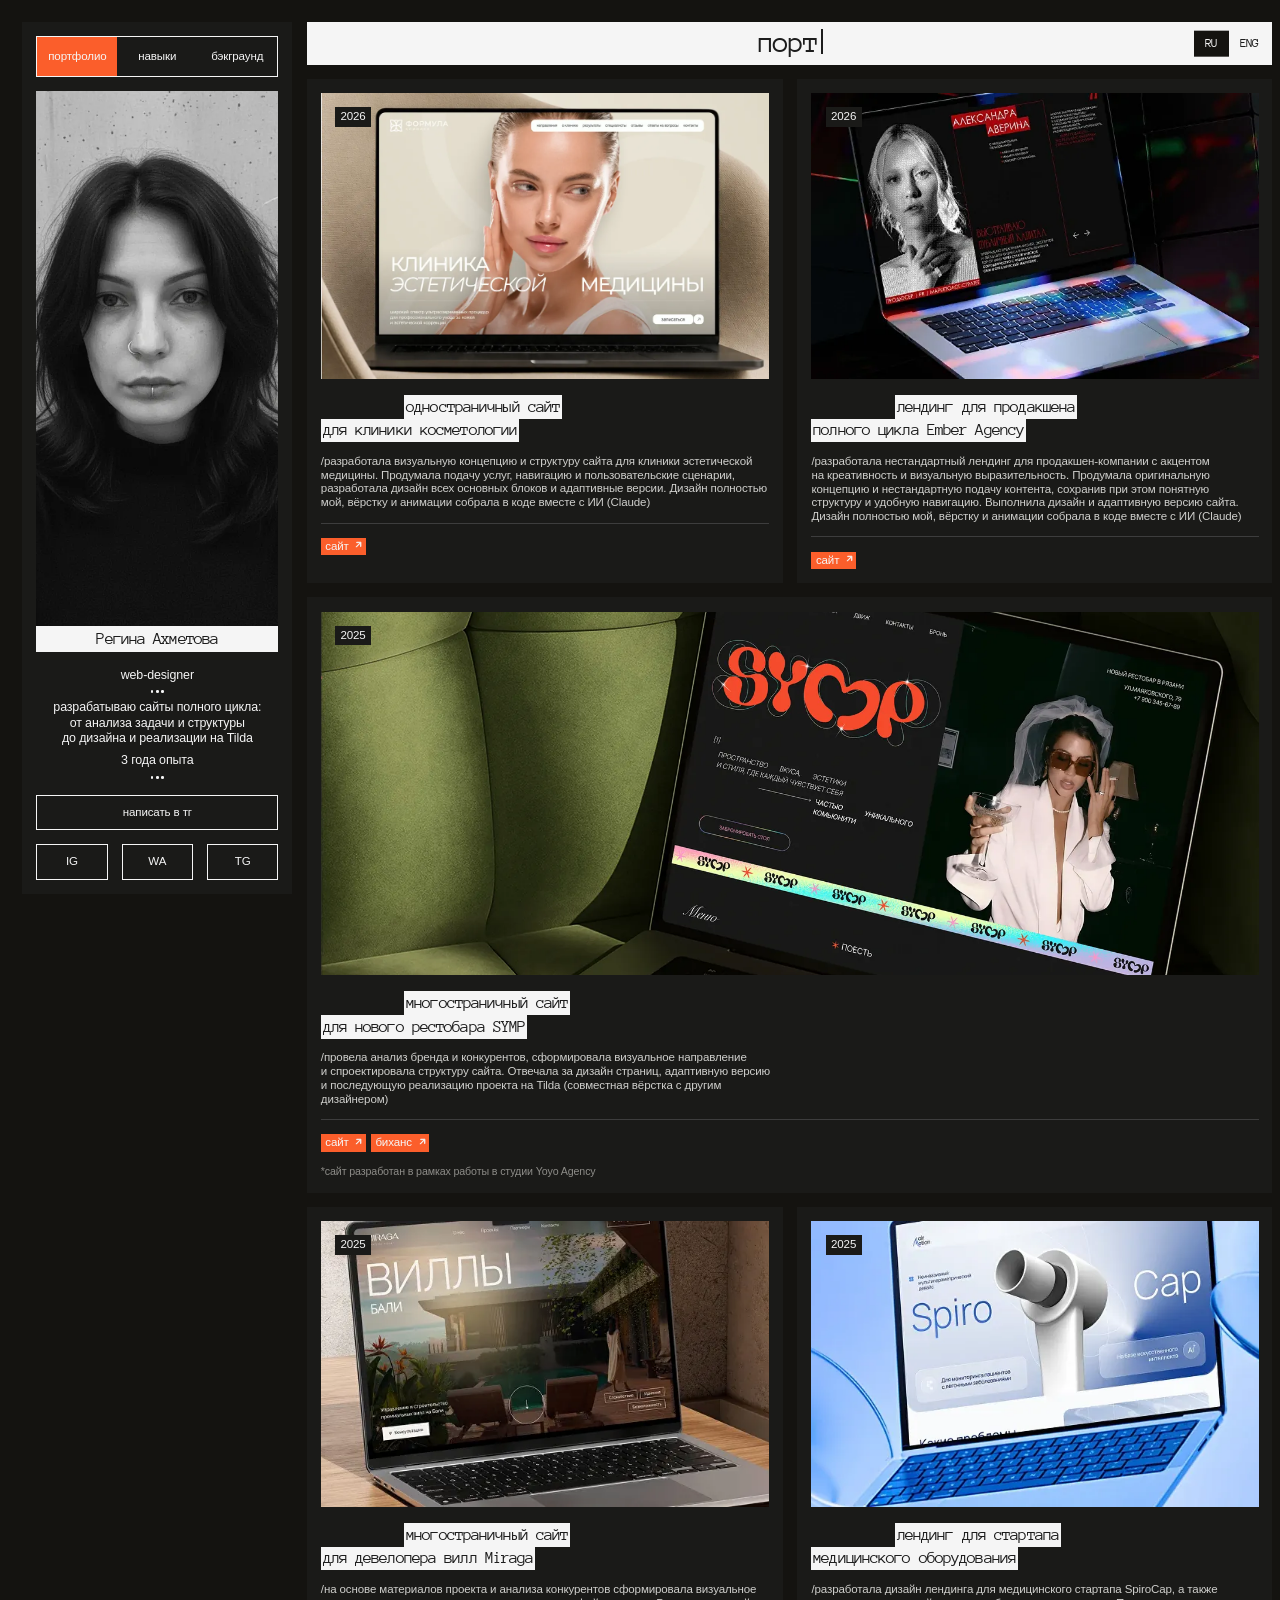
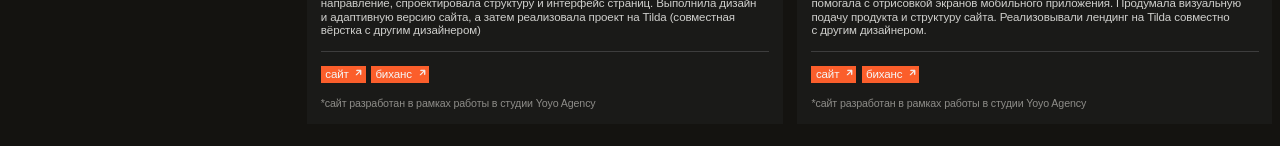
<file: index.html>
<!doctype html>
<html lang="ru">
<head>
<meta charset="utf-8">
<title>Регина Ахметова</title>
<meta http-equiv="refresh" content="0; url=/cv/">
<link rel="canonical" href="/cv/">
</head>
<body><a href="/cv/">Регина Ахметова — CV</a></body>
</html>
</file>
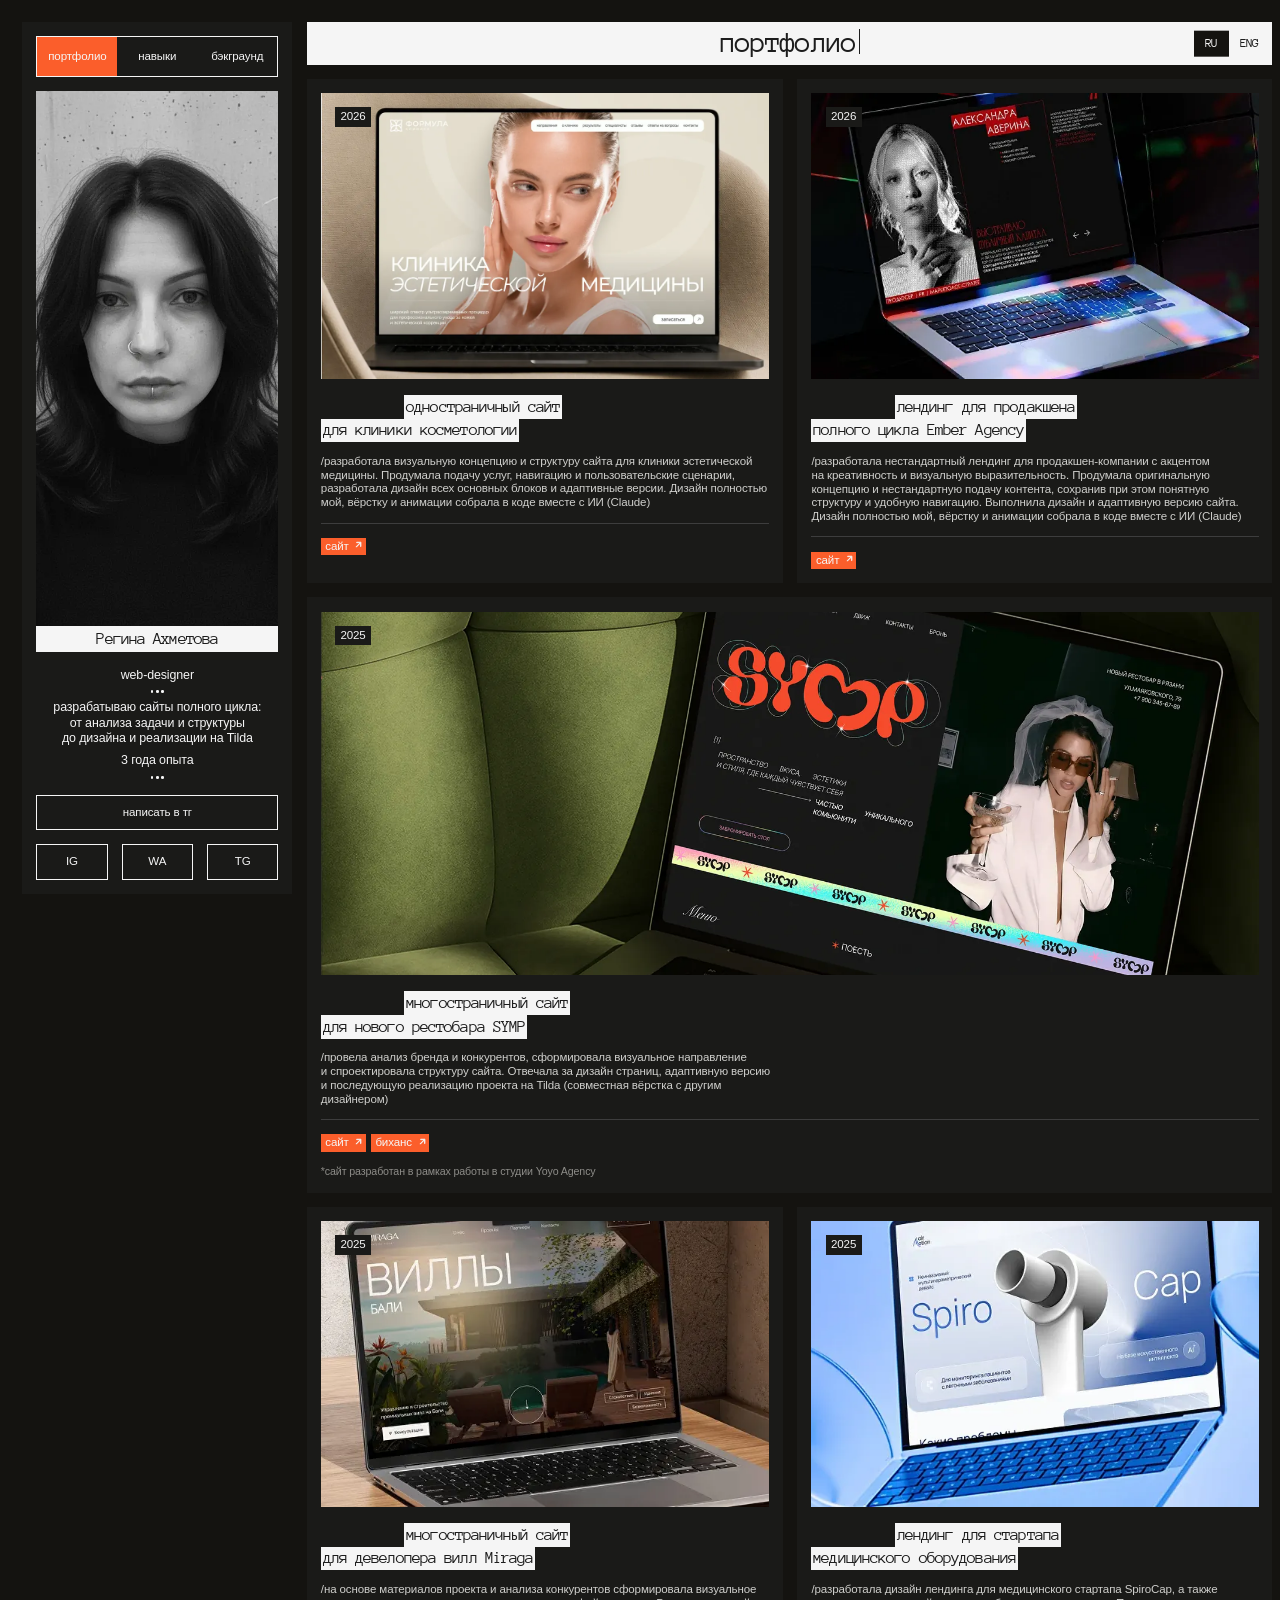
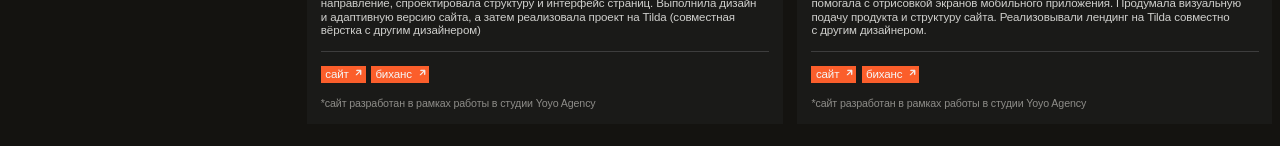
<file: cv/index.html>
<!doctype html>
<html lang="ru">
<head>
<meta charset="utf-8">
<meta name="viewport" content="width=device-width, initial-scale=1, viewport-fit=cover">
<link rel="preconnect" href="https://fonts.googleapis.com">
<link rel="preconnect" href="https://fonts.gstatic.com" crossorigin>
<link rel="stylesheet" href="https://fonts.googleapis.com/css2?family=Anonymous+Pro&amp;display=swap">
<script>(function(){var r=document.documentElement,h=location.hash.slice(1);r.dataset.view=["portfolio","skills","background"].indexOf(h)>-1?h:"portfolio";r.classList.add("js");})();</script>
<title>Регина Ахметова — CV</title>
<meta name="claude:viewport-fit-sides" content="cover">
<meta name="description" content="Регина Ахметова — веб-дизайнер. Сайты полного цикла: от анализа задачи и структуры до дизайна и реализации на Tilda.">
<style>
/* layout: sticky profile column on the left, stacked content panels on the right; one column on phones */
:root{
  --bg:#141310;        /* page ground */
  --panel:#1a1a18;     /* section panels */
  --line:#3d3d3d;      /* dividers, frames */
  --paper:#f5f5f5;     /* light bars + highlighted titles */
  --ink:#1d1d1d;       /* text on paper */
  --fg:#f5f5f5;        /* text on dark */
  --muted:#8d8c88;     /* dates, notes */
  --soft:#cfcfcc;      /* body copy on dark */
  --accent:#fb5e2b;    /* link tags */
  --sans:"Helvetica Neue",Helvetica,Arial,sans-serif;
  --head:"Anonymous Pro","Courier New",ui-monospace,monospace;
  --gap:16px;
  color-scheme:dark;
}
*{box-sizing:border-box}
html{scroll-behavior:smooth}
@media (prefers-reduced-motion:reduce){html{scroll-behavior:auto}*{transition:none!important}}
body{background:var(--bg);color:var(--fg);font-family:var(--sans);font-size:14px;line-height:1.35;letter-spacing:-0.01em;-webkit-font-smoothing:antialiased}
button{font:inherit;letter-spacing:inherit;color:inherit}
a{color:inherit}
.bar,.ttl,.sub,.portrait .name,.bar *,.ttl *,.sub *{font-family:var(--head);font-weight:400;font-style:normal;letter-spacing:-1px;font-synthesis:none;-webkit-font-smoothing:antialiased}
:focus-visible{outline:2px solid var(--accent);outline-offset:2px}

.wrap{display:grid;grid-template-columns:304px minmax(0,1fr);gap:var(--gap);align-items:start;
  padding-block:16px;padding-left:max(16px,env(safe-area-inset-left,0px));padding-right:max(16px,env(safe-area-inset-right,0px));max-width:1600px;margin:0 auto}

/* ---------- sidebar ---------- */
.side{position:sticky;top:calc(16px + env(safe-area-inset-top,0px));height:calc(100vh - 32px);height:calc(100dvh - 32px - env(safe-area-inset-top,0px) - env(safe-area-inset-bottom,0px));overflow-y:auto;background:var(--panel);padding:16px;display:flex;flex-direction:column;gap:16px;text-align:center}
.nav{display:grid;grid-template-columns:repeat(3,1fr);border:1px solid var(--paper);padding:0;gap:0}
.nav button{background:none;border:0;cursor:pointer;font-size:13px;padding:13px 4px;transition:background .2s,color .2s}
.nav button:hover,
html[data-view="portfolio"] .nav [data-view="portfolio"],html[data-view="skills"] .nav [data-view="skills"],html[data-view="background"] .nav [data-view="background"]{background:var(--accent);color:var(--paper)}
.view{display:none;flex-direction:column;gap:var(--gap)}
html[data-view="portfolio"] #portfolio,html[data-view="skills"] #skills,html[data-view="background"] #background{display:flex}
.js .bar:not(.typed){color:transparent}
.portrait{display:flex;flex-direction:column;flex:1 1 auto;min-height:220px}
.portrait .ph{aspect-ratio:272/367;max-width:100%}
.portrait .name{background:var(--paper);color:var(--ink);font-size:19px;padding:2px}
.role{font-size:14px}
.dots{display:flex;justify-content:center;gap:3px;margin:2px 0}
.dots i{width:3px;height:3px;border-radius:50%;background:var(--fg)}
.about-short{font-size:14px;line-height:1.25;color:var(--fg);text-wrap:balance}
.side .info{display:flex;flex-direction:column;gap:6px}
.btn{display:block;border:1px solid var(--paper);padding:10px;text-decoration:none;font-size:13px;transition:background .2s,color .2s}
.btn:hover{background:var(--paper);color:var(--ink)}
.btn svg{width:15px;height:15px;vertical-align:-2px;margin-left:2px}
.socials{display:grid;grid-template-columns:repeat(3,1fr);gap:16px}

.bar-row{position:relative}
.lang{position:absolute;right:8px;top:50%;transform:translateY(-50%);display:flex;align-items:center;gap:2px;font-family:var(--head);font-size:15px;letter-spacing:-1px}
.lang a{display:grid;place-items:center;min-width:40px;height:30px;padding:0 7px;text-decoration:none;color:var(--ink);background:transparent;transition:color .2s,background .2s}
.lang a:hover,.lang a[aria-current]{background:var(--bg);color:var(--paper)}
@media (max-width:480px){.lang{right:4px}.lang a{min-width:34px;height:26px;padding:0 5px;font-size:13px}}
.lang-top{display:none}
@media (max-width:860px){
  .bar-row .lang{display:none}
  .lang-top{display:flex;position:static;transform:none;justify-content:flex-end;margin:-6px -6px -8px 0}
  .lang-top a{color:var(--fg)}
  .lang-top a:hover,.lang-top a[aria-current]{background:var(--paper);color:var(--ink)}
}

/* ---------- main ---------- */
main{display:flex;flex-direction:column;gap:var(--gap);min-width:0}
.bar{background:var(--paper);color:var(--ink);text-align:center;font-size:clamp(26px,2.6vw,34px);font-weight:400;margin:0;padding:1px 2px 2px;scroll-margin-top:16px}
.grid2{display:grid;grid-template-columns:repeat(2,minmax(0,1fr));gap:var(--gap)}

.case{background:var(--panel);padding:16px;display:flex;flex-direction:column;gap:14px;min-width:0}
.media{position:relative}
.media .year{position:absolute;top:16px;left:16px;background:var(--panel);color:var(--fg);font-size:13px;padding:2px 6px;z-index:1}
.ph{background:repeating-linear-gradient(135deg,#252522 0 10px,#22221f 10px 20px);border:1px dashed var(--line);display:grid;place-items:center;color:var(--muted);font-size:12px;width:100%}
.media .ph{aspect-ratio:16/10.2}
.case.wide .media .ph{aspect-ratio:16/6.2}
.media img{display:block;width:100%;max-width:100%;aspect-ratio:16/10.2;object-fit:cover}
.case.wide .media img{aspect-ratio:16/6.2}
.portrait img{display:block;width:100%;flex:1 1 0;min-height:0;object-fit:cover;object-position:50% 30%}
.case .media{overflow:hidden}
.case .media img{transition:transform .6s ease}
.case:hover .media img{transform:scale(1.025)}

.ttl{font-size:19px;font-weight:400;margin:4px 0 0;line-height:1.2;display:flex;flex-direction:column;align-items:flex-start}
.ttl span{display:block;max-width:100%;background:var(--paper);color:var(--ink);padding:2px}
.ttl .l1{margin-left:94px}
.desc{color:var(--soft);font-size:13px;line-height:1.2;margin:0;max-width:72ch}
.links{display:flex;gap:6px;flex-wrap:wrap;border-top:1px solid var(--line);padding-top:16px}
.tag{background:var(--accent);color:var(--paper);transition:background .2s,color .2s;text-decoration:none;font-size:13px;padding:1px 5px;display:inline-flex;align-items:center;gap:5px}
.tag:hover{background:var(--paper);color:var(--accent)}
.tag svg{width:14px;height:14px;margin:-2px -3px -2px -2px}
.note{color:var(--muted);font-size:12px;margin:0}

/* skills */
.panel{background:var(--panel);padding:16px}
.sub{display:inline-flex;align-items:center;gap:4px;margin:0 0 18px;font-size:19px;font-weight:400}
.sub .ico{width:28px;height:28px;border-radius:50%;background:var(--paper);display:grid;place-items:center;flex:none}
.sub .ico svg{width:17px;height:17px}
.sub .t{background:var(--paper);color:var(--ink);padding:1px 4px}
.skills{display:grid;grid-template-columns:repeat(2,minmax(0,1fr));column-gap:16px}
.skill{border-bottom:1px solid var(--line);padding:14px 0 12px;min-width:0}
.skill b{display:block;font-size:14px;margin-bottom:5px}
.skill p{margin:0;font-size:12px;color:var(--soft)}
.skill p strong{color:var(--fg)}

/* background */
.aboutp{color:var(--soft);font-size:13px;line-height:1.2;max-width:none;display:flex;flex-direction:column;gap:14px;margin-top:20px}
.aboutp p{margin:0}
.job{display:grid;grid-template-columns:repeat(2,minmax(0,1fr));column-gap:16px;row-gap:24px;padding-block:16px}
.job + .job{border-top:1px solid var(--line)}
.job .when{color:var(--muted);font-size:12px;margin:0 0 auto}
.job .head{display:flex;flex-direction:column;justify-content:space-between;gap:28px;min-height:100%}
.job .ttl .l2{margin-left:32px}
.job ul{list-style:none;margin:0;padding:0;display:flex;flex-direction:column;gap:12px;font-size:13px;color:var(--soft);align-self:end}
.panel.jobs{padding-block:0}

footer{text-align:center;color:var(--muted);font-size:12px;padding:24px 0 8px}

/* ---------- responsive ---------- */
@media (max-width:1100px){
  .wrap{grid-template-columns:260px minmax(0,1fr)}
}
@media (max-width:860px){
  .wrap{grid-template-columns:minmax(0,1fr)}
  .side{position:static;height:auto;overflow:visible}
  .portrait{flex:none;min-height:0}
  .portrait img{flex:none;aspect-ratio:272/367}
  .portrait{width:min(272px,100%);margin:0 auto}
  .grid2,.skills,.job{grid-template-columns:minmax(0,1fr)}
  .job{row-gap:16px}
  .job .head{gap:16px}
}
@media (max-width:480px){
  .ttl .l1{margin-left:28px}
  .case.wide .media .ph,.case.wide .media img{aspect-ratio:16/10.2}
}

/* ---------- autoscale (как в Tilda): макет 1440px масштабируется под ширину экрана от 1200px ---------- */
html,body{overflow-x:clip}
html.scaled .wrap{width:1440px;max-width:none;margin:0;zoom:var(--s,1)}
html.scaled .side{height:calc(100vh / var(--s,1) - 32px);height:calc(100dvh / var(--s,1) - 32px)}

/* ---------- motion ---------- */
.arr{display:inline-flex;overflow:hidden;vertical-align:middle}
.tag .arr{margin:-2px -3px -2px -2px}
.btn .arr{margin-left:3px;vertical-align:-2px}
.tag svg,.btn svg{margin:0!important;vertical-align:0!important}
@keyframes fly{0%{transform:translate(0,0)}45%{transform:translate(110%,-110%)}46%{transform:translate(-110%,110%)}100%{transform:translate(0,0)}}
.tag:hover svg,.btn:hover svg{animation:fly .45s cubic-bezier(.5,0,.3,1)}
@keyframes blink{0%,100%{opacity:.25}50%{opacity:1}}
.dots i{animation:blink 1.4s ease-in-out infinite}
.dots i:nth-child(2){animation-delay:.2s}
.dots i:nth-child(3){animation-delay:.4s}
@keyframes spin{to{transform:rotate(360deg)}}
.sub .ico svg{animation:spin 9s linear infinite}
@keyframes rise{from{opacity:0;transform:translateY(14px)}to{opacity:1;transform:none}}
.view.enter > *{animation:rise .5s cubic-bezier(.2,.7,.2,1) both;animation-delay:calc(var(--i,0) * 70ms)}
.bar .cur{display:inline-block;width:2px;height:.85em;margin-left:3px;background:var(--ink);vertical-align:-.08em;animation:caret 1s steps(1) infinite;transition:opacity .4s}
@keyframes caret{50%{opacity:0}}
@media (prefers-reduced-motion:reduce){
  .tag:hover svg,.btn:hover svg,.dots i,.sub .ico svg,.view.enter > *,.bar .cur{animation:none}
  .case .media img{transition:none}.case:hover .media img{transform:none}
}
</style>
</head>
<body>
<div class="wrap">

  <aside class="side" aria-label="Профиль">
    <nav class="lang lang-top" aria-label="Язык"><a href="/cv/#portfolio" hreflang="ru" aria-current="page">RU</a><a href="/en/cv/#portfolio" hreflang="en">ENG</a></nav>
    <nav class="nav" role="tablist" aria-label="Разделы">
      <button type="button" role="tab" id="tab-portfolio" aria-controls="portfolio" aria-selected="true" data-view="portfolio">портфолио</button>
      <button type="button" role="tab" id="tab-skills" aria-controls="skills" aria-selected="false" data-view="skills">навыки</button>
      <button type="button" role="tab" id="tab-background" aria-controls="background" aria-selected="false" data-view="background">бэкграунд</button>
    </nav>

    <div class="portrait">
      <img src="/assets/photo.webp" alt="Фото Регины Ахметовой" decoding="async">
      <div class="name">Регина Ахметова</div>
    </div>

    <div class="info">
      <div class="role">web-designer</div>
      <div class="dots" aria-hidden="true"><i></i><i></i><i></i></div>
      <div class="about-short">разрабатываю сайты полного цикла: от&nbsp;анализа задачи и&nbsp;структуры до&nbsp;дизайна и&nbsp;реализации на&nbsp;Tilda</div>
      <div>3 года опыта</div>
      <div class="dots" aria-hidden="true"><i></i><i></i><i></i></div>
    </div>

    <a class="btn" href="https://t.me/ayamerhea" target="_blank" rel="noopener">написать в&nbsp;тг</a>
    <div class="socials">
      <a class="btn" href="https://www.instagram.com/ayame.rhea/" target="_blank" rel="noopener">IG</a>
      <a class="btn" href="https://wa.me/79852353305" target="_blank" rel="noopener">WA</a>
      <a class="btn" href="https://t.me/ayamerhea" target="_blank" rel="noopener">TG</a>
    </div>
  </aside>

  <main>
    <!-- ===== portfolio ===== -->
    <section class="view" id="portfolio" role="tabpanel" aria-labelledby="tab-portfolio">
    <header class="bar-row">
      <h2 class="bar">портфолио</h2>
      <nav class="lang" aria-label="Язык"><a href="/cv/#portfolio" hreflang="ru" aria-current="page">RU</a><a href="/en/cv/#portfolio" hreflang="en">ENG</a></nav>
    </header>

    <div class="grid2">
      <article class="case">
        <div class="media"><span class="year">2026</span><img src="/assets/formula.webp" alt="Сайт клиники эстетической медицины" decoding="async" loading="lazy"></div>
        <h3 class="ttl"><span class="l1">одностраничный сайт</span><span>для&nbsp;клиники косметологии</span></h3>
        <p class="desc">/разработала визуальную концепцию и&nbsp;структуру сайта для&nbsp;клиники эстетической медицины. Продумала подачу услуг, навигацию и&nbsp;пользовательские сценарии, разработала дизайн всех основных блоков и&nbsp;адаптивные версии. Дизайн полностью мой, вёрстку и&nbsp;анимации собрала в&nbsp;коде вместе с&nbsp;ИИ (Claude)</p>
        <div class="links">
          <a class="tag" href="/formula/" target="_blank" rel="noopener">сайт<span class="arr"><svg viewBox="0 0 16 16" aria-hidden="true"><path d="M6.44924 8.77248L11.7797 3.44198L7.21074 3.44198L7.17157 2.82843L12.8284 2.82843L12.8284 8.48528L12.2149 8.44612L12.2149 3.87712L6.88438 9.20762L6.44924 8.77248Z" fill="currentColor" stroke="currentColor"/></svg></span></a>
        </div>
      </article>

      <article class="case">
        <div class="media"><span class="year">2026</span><img src="/assets/ember.webp" alt="Лендинг Ember Agency" decoding="async" loading="lazy"></div>
        <h3 class="ttl"><span class="l1">лендинг для&nbsp;продакшена</span><span>полного цикла Ember Agency</span></h3>
        <p class="desc">/разработала нестандартный лендинг для&nbsp;продакшен-компании с&nbsp;акцентом на&nbsp;креативность и&nbsp;визуальную выразительность. Продумала оригинальную концепцию и&nbsp;нестандартную подачу контента, сохранив при&nbsp;этом понятную структуру и&nbsp;удобную навигацию. Выполнила дизайн и&nbsp;адаптивную версию сайта. Дизайн полностью мой, вёрстку и&nbsp;анимации собрала в&nbsp;коде вместе с&nbsp;ИИ (Claude)</p>
        <div class="links">
          <a class="tag" href="/ember/" target="_blank" rel="noopener">сайт<span class="arr"><svg viewBox="0 0 16 16" aria-hidden="true"><path d="M6.44924 8.77248L11.7797 3.44198L7.21074 3.44198L7.17157 2.82843L12.8284 2.82843L12.8284 8.48528L12.2149 8.44612L12.2149 3.87712L6.88438 9.20762L6.44924 8.77248Z" fill="currentColor" stroke="currentColor"/></svg></span></a>
        </div>
      </article>
    </div>

    <article class="case wide">
      <div class="media"><span class="year">2025</span><img src="/assets/symp.webp" alt="Сайт рестобара SYMP" decoding="async" loading="lazy"></div>
      <h3 class="ttl"><span class="l1">многостраничный сайт</span><span>для&nbsp;нового рестобара SYMP</span></h3>
      <p class="desc">/провела анализ бренда и&nbsp;конкурентов, сформировала визуальное направление и&nbsp;спроектировала структуру сайта. Отвечала за&nbsp;дизайн страниц, адаптивную версию и&nbsp;последующую реализацию проекта на&nbsp;Tilda (совместная вёрстка с&nbsp;другим дизайнером)</p>
      <div class="links">
        <a class="tag" href="https://symp-rzn.ru/" target="_blank" rel="noopener">сайт<span class="arr"><svg viewBox="0 0 16 16" aria-hidden="true"><path d="M6.44924 8.77248L11.7797 3.44198L7.21074 3.44198L7.17157 2.82843L12.8284 2.82843L12.8284 8.48528L12.2149 8.44612L12.2149 3.87712L6.88438 9.20762L6.44924 8.77248Z" fill="currentColor" stroke="currentColor"/></svg></span></a>
        <a class="tag" href="https://www.behance.net/gallery/227522595/SYMP-ajdentika-i-mnogostranichnyj-sajt-na-Tilda" target="_blank" rel="noopener">биханс<span class="arr"><svg viewBox="0 0 16 16" aria-hidden="true"><path d="M6.44924 8.77248L11.7797 3.44198L7.21074 3.44198L7.17157 2.82843L12.8284 2.82843L12.8284 8.48528L12.2149 8.44612L12.2149 3.87712L6.88438 9.20762L6.44924 8.77248Z" fill="currentColor" stroke="currentColor"/></svg></span></a>
      </div>
      <p class="note">*сайт разработан в&nbsp;рамках работы в&nbsp;студии Yoyo Agency</p>
    </article>

    <div class="grid2">
      <article class="case">
        <div class="media"><span class="year">2025</span><img src="/assets/miraga.webp" alt="Сайт девелопера вилл Miraga" decoding="async" loading="lazy"></div>
        <h3 class="ttl"><span class="l1">многостраничный сайт</span><span>для&nbsp;девелопера вилл Miraga</span></h3>
        <p class="desc">/на&nbsp;основе материалов проекта и&nbsp;анализа конкурентов сформировала визуальное направление, спроектировала структуру и&nbsp;интерфейс страниц. Выполнила дизайн и&nbsp;адаптивную версию сайта, а&nbsp;затем реализовала проект на&nbsp;Tilda (совместная вёрстка с&nbsp;другим дизайнером)</p>
        <div class="links">
          <a class="tag" href="https://miraga.id/" target="_blank" rel="noopener">сайт<span class="arr"><svg viewBox="0 0 16 16" aria-hidden="true"><path d="M6.44924 8.77248L11.7797 3.44198L7.21074 3.44198L7.17157 2.82843L12.8284 2.82843L12.8284 8.48528L12.2149 8.44612L12.2149 3.87712L6.88438 9.20762L6.44924 8.77248Z" fill="currentColor" stroke="currentColor"/></svg></span></a>
          <a class="tag" href="https://www.behance.net/gallery/236769743/MIRAGA-brending-i-veb-sajt-developera-na-bali" target="_blank" rel="noopener">биханс<span class="arr"><svg viewBox="0 0 16 16" aria-hidden="true"><path d="M6.44924 8.77248L11.7797 3.44198L7.21074 3.44198L7.17157 2.82843L12.8284 2.82843L12.8284 8.48528L12.2149 8.44612L12.2149 3.87712L6.88438 9.20762L6.44924 8.77248Z" fill="currentColor" stroke="currentColor"/></svg></span></a>
        </div>
        <p class="note">*сайт разработан в&nbsp;рамках работы в&nbsp;студии Yoyo Agency</p>
      </article>

      <article class="case">
        <div class="media"><span class="year">2025</span><img src="/assets/spirocap.webp" alt="Лендинг SpiroCap" decoding="async" loading="lazy"></div>
        <h3 class="ttl"><span class="l1">лендинг для&nbsp;стартапа</span><span>медицинского оборудования</span></h3>
        <p class="desc">/разработала дизайн лендинга для&nbsp;медицинского стартапа SpiroCap, а&nbsp;также помогала с&nbsp;отрисовкой экранов мобильного приложения. Продумала визуальную подачу продукта и&nbsp;структуру сайта. Реализовывали лендинг на&nbsp;Tilda совместно с&nbsp;другим дизайнером.</p>
        <div class="links">
          <a class="tag" href="https://air-motion.ru/" target="_blank" rel="noopener">сайт<span class="arr"><svg viewBox="0 0 16 16" aria-hidden="true"><path d="M6.44924 8.77248L11.7797 3.44198L7.21074 3.44198L7.17157 2.82843L12.8284 2.82843L12.8284 8.48528L12.2149 8.44612L12.2149 3.87712L6.88438 9.20762L6.44924 8.77248Z" fill="currentColor" stroke="currentColor"/></svg></span></a>
          <a class="tag" href="https://www.behance.net/gallery/233777805/AIR-MOTION-Identity-App-Webdite" target="_blank" rel="noopener">биханс<span class="arr"><svg viewBox="0 0 16 16" aria-hidden="true"><path d="M6.44924 8.77248L11.7797 3.44198L7.21074 3.44198L7.17157 2.82843L12.8284 2.82843L12.8284 8.48528L12.2149 8.44612L12.2149 3.87712L6.88438 9.20762L6.44924 8.77248Z" fill="currentColor" stroke="currentColor"/></svg></span></a>
        </div>
        <p class="note">*сайт разработан в&nbsp;рамках работы в&nbsp;студии Yoyo Agency</p>
      </article>
    </div>

    </section>

    <section class="view" id="skills" role="tabpanel" aria-labelledby="tab-skills">
    <header class="bar-row">
      <h2 class="bar">навыки</h2>
      <nav class="lang" aria-label="Язык"><a href="/cv/#skills" hreflang="ru" aria-current="page">RU</a><a href="/en/cv/#skills" hreflang="en">ENG</a></nav>
    </header>

    <section class="panel">
      <h3 class="sub"><span class="ico"><svg viewBox="0 0 18 16" fill="none" aria-hidden="true">
<path d="M9 0.5C11.4321 0.5 13.6101 0.939555 15.1611 1.62891C15.9371 1.97383 16.5344 2.37168 16.9307 2.78809C17.3244 3.20189 17.5 3.61049 17.5 4C17.5 4.38951 17.3244 4.79811 16.9307 5.21191C16.5344 5.62832 15.9371 6.02617 15.1611 6.37109C13.6101 7.06044 11.4321 7.5 9 7.5C6.56793 7.5 4.38991 7.06044 2.83887 6.37109C2.06289 6.02617 1.46562 5.62832 1.06934 5.21191C0.675617 4.79811 0.5 4.38951 0.5 4C0.5 3.61049 0.675617 3.20189 1.06934 2.78809C1.46562 2.37168 2.06289 1.97383 2.83887 1.62891C4.38991 0.939555 6.56793 0.5 9 0.5Z" stroke="#A7A7A7"/>
<path d="M9 4.5C11.4321 4.5 13.6101 4.93956 15.1611 5.62891C15.9371 5.97383 16.5344 6.37168 16.9307 6.78809C17.3244 7.20189 17.5 7.61049 17.5 8C17.5 8.38951 17.3244 8.79811 16.9307 9.21191C16.5344 9.62832 15.9371 10.0262 15.1611 10.3711C13.6101 11.0604 11.4321 11.5 9 11.5C6.56793 11.5 4.38991 11.0604 2.83887 10.3711C2.06289 10.0262 1.46562 9.62832 1.06934 9.21191C0.675617 8.79811 0.5 8.38951 0.5 8C0.5 7.61049 0.675617 7.20189 1.06934 6.78809C1.46562 6.37168 2.06289 5.97383 2.83887 5.62891C4.38991 4.93956 6.56793 4.5 9 4.5Z" stroke="#3D3D3D"/>
<path d="M9 8.5C11.4321 8.5 13.6101 8.93956 15.1611 9.62891C15.9371 9.97383 16.5344 10.3717 16.9307 10.7881C17.3244 11.2019 17.5 11.6105 17.5 12C17.5 12.3895 17.3244 12.7981 16.9307 13.2119C16.5344 13.6283 15.9371 14.0262 15.1611 14.3711C13.6101 15.0604 11.4321 15.5 9 15.5C6.56793 15.5 4.38991 15.0604 2.83887 14.3711C2.06289 14.0262 1.46562 13.6283 1.06934 13.2119C0.675617 12.7981 0.5 12.3895 0.5 12C0.5 11.6105 0.675617 11.2019 1.06934 10.7881C1.46562 10.3717 2.06289 9.97383 2.83887 9.62891C4.38991 8.93956 6.56793 8.5 9 8.5Z" stroke="#1D1D1D"/>
</svg></span><span class="t">hard skills</span></h3>
      <div class="skills">
        <div class="skill"><b>/web-design:</b><p>многостраничные сайты, лендинги, интернет-магазины, адаптивный дизайн</p></div>
        <div class="skill"><b>/UX-design:</b><p>прототипирование, структура, сценарии, анализ ЦА&nbsp;и&nbsp;конкурентов</p></div>
        <div class="skill"><b>/tilda:</b><p>zero-block, HTML block, базовая и&nbsp;SBS-анимация, адаптивная вёрстка, кастомизация блоков</p></div>
        <div class="skill"><b>/UI-design:</b><p>работа с&nbsp;сеткой и&nbsp;композицией, цветом и&nbsp;типографикой, <strong>создание UI-систем и&nbsp;компонентов</strong></p></div>
        <div class="skill"><b>/дополнительные форматы:</b><p>баннеры, презентации, материалы для&nbsp;соцсетей</p></div>
        <div class="skill"><b>/работа с&nbsp;текстом:</b><p>редактура, визуальное оформление</p></div>
        <div class="skill"><b>/упаковка и&nbsp;оформление кейсов:</b><p>behance/dprofile/dribble, презентационные материалы</p></div>
        <div class="skill"><b>/программы:</b><p>figma, photoshop, нейросети (GPT, claude, midjorney и&nbsp;т.п)</p></div>
      </div>
    </section>

    <section class="panel">
      <h3 class="sub"><span class="ico"><svg viewBox="0 0 16 18" fill="none" aria-hidden="true">
<path d="M15.5 9C15.5 11.4321 15.0604 13.6101 14.3711 15.1611C14.0262 15.9371 13.6283 16.5344 13.2119 16.9307C12.7981 17.3244 12.3895 17.5 12 17.5C11.6105 17.5 11.2019 17.3244 10.7881 16.9307C10.3717 16.5344 9.97383 15.9371 9.62891 15.1611C8.93956 13.6101 8.5 11.4321 8.5 9C8.5 6.56793 8.93956 4.38991 9.62891 2.83887C9.97383 2.06289 10.3717 1.46562 10.7881 1.06934C11.2019 0.675617 11.6105 0.500001 12 0.500001C12.3895 0.500001 12.7981 0.675617 13.2119 1.06934C13.6283 1.46562 14.0262 2.06289 14.3711 2.83887C15.0604 4.38991 15.5 6.56793 15.5 9Z" stroke="#A7A7A7"/>
<path d="M11.5 9C11.5 11.4321 11.0604 13.6101 10.3711 15.1611C10.0262 15.9371 9.62832 16.5344 9.21191 16.9307C8.79811 17.3244 8.38951 17.5 8 17.5C7.61049 17.5 7.20189 17.3244 6.78809 16.9307C6.37168 16.5344 5.97383 15.9371 5.62891 15.1611C4.93956 13.6101 4.5 11.4321 4.5 9C4.5 6.56793 4.93956 4.38991 5.62891 2.83887C5.97383 2.06289 6.37168 1.46562 6.78809 1.06934C7.20189 0.675617 7.61049 0.500001 8 0.500001C8.38951 0.500001 8.79811 0.675617 9.21191 1.06934C9.62832 1.46562 10.0262 2.06289 10.3711 2.83887C11.0604 4.38991 11.5 6.56793 11.5 9Z" stroke="#3D3D3D"/>
<path d="M7.5 9C7.5 11.4321 7.06044 13.6101 6.37109 15.1611C6.02618 15.9371 5.62832 16.5344 5.21191 16.9307C4.79811 17.3244 4.38951 17.5 4 17.5C3.61049 17.5 3.20189 17.3244 2.78809 16.9307C2.37168 16.5344 1.97383 15.9371 1.62891 15.1611C0.939556 13.6101 0.5 11.4321 0.5 9C0.5 6.56793 0.939556 4.38991 1.62891 2.83887C1.97383 2.06289 2.37168 1.46562 2.78809 1.06934C3.20189 0.675617 3.61049 0.500001 4 0.500001C4.38951 0.500001 4.79811 0.675617 5.21191 1.06934C5.62832 1.46562 6.02618 2.06289 6.37109 2.83887C7.06045 4.38991 7.5 6.56793 7.5 9Z" stroke="#1D1D1D"/>
</svg></span><span class="t">professional skills</span></h3>
      <div class="skills">
        <div class="skill"><b>/внимательность:</b><p>внимание к&nbsp;деталям и&nbsp;аккуратность в&nbsp;макетах</p></div>
        <div class="skill"><b>/гибкость:</b><p>быстрое включение в&nbsp;новые задачи и&nbsp;готовность учиться</p></div>
        <div class="skill"><b>/работа в&nbsp;условиях ограничений:</b><p>поиск решений в&nbsp;сжатые сроки и&nbsp;при&nbsp;изменении требований</p></div>
        <div class="skill"><b>/командная работа:</b><p>взаимодействие с&nbsp;дизайнерами, разработчиками и&nbsp;клиентами</p></div>
        <div class="skill"><b>/самоорганизация:</b><p>самостоятельная работа и&nbsp;соблюдение дедлайнов</p></div>
        <div class="skill"><b>/ответственность:</b><p>доведение задач до&nbsp;результата</p></div>
        <div class="skill"><b>/работа с&nbsp;обратной связью:</b><p>спокойно воспринимаю правки, умею обсуждать и&nbsp;аргументировать решения</p></div>
        <div class="skill"><b>/креативность:</b><p>визуальная насмотренность, вкус и&nbsp;поиск нестандартных решений</p></div>
      </div>
    </section>

    </section>

    <section class="view" id="background" role="tabpanel" aria-labelledby="tab-background">
    <header class="bar-row">
      <h2 class="bar">бэкграунд</h2>
      <nav class="lang" aria-label="Язык"><a href="/cv/#background" hreflang="ru" aria-current="page">RU</a><a href="/en/cv/#background" hreflang="en">ENG</a></nav>
    </header>

    <section class="panel">
      <h3 class="sub"><span class="ico"><svg viewBox="0 0 18 18" fill="none" aria-hidden="true">
<path d="M10.5 9C10.5 11.46 10.2777 13.6723 9.92578 15.2559C9.74895 16.0515 9.54545 16.6618 9.33594 17.0605C9.23099 17.2602 9.13689 17.3825 9.06445 17.4492C9.0333 17.4779 9.01164 17.4903 9 17.4961C8.98836 17.4903 8.9667 17.4779 8.93555 17.4492C8.86311 17.3825 8.76901 17.2602 8.66406 17.0605C8.45454 16.6618 8.25105 16.0515 8.07422 15.2559C7.72231 13.6723 7.5 11.46 7.5 9C7.5 6.53998 7.72231 4.32771 8.07422 2.74414C8.25105 1.9485 8.45455 1.33824 8.66406 0.939453C8.76901 0.739756 8.86311 0.617517 8.93555 0.550781C8.96705 0.521768 8.98845 0.508618 9 0.50293C9.01155 0.508618 9.03295 0.521768 9.06445 0.550781C9.13689 0.617517 9.23099 0.739756 9.33594 0.939453C9.54545 1.33824 9.74895 1.9485 9.92578 2.74414C10.2777 4.32771 10.5 6.53998 10.5 9Z" stroke="#A7A7A7"/>
<path d="M9 7.5C11.46 7.5 13.6723 7.72231 15.2559 8.07422C16.0515 8.25105 16.6618 8.45455 17.0605 8.66406C17.2602 8.76901 17.3825 8.86311 17.4492 8.93555C17.4779 8.9667 17.4903 8.98836 17.4961 9C17.4903 9.01164 17.4779 9.0333 17.4492 9.06445C17.3825 9.13689 17.2602 9.23099 17.0605 9.33594C16.6618 9.54545 16.0515 9.74895 15.2559 9.92578C13.6723 10.2777 11.46 10.5 9 10.5C6.53998 10.5 4.32771 10.2777 2.74414 9.92578C1.9485 9.74895 1.33824 9.54545 0.939453 9.33594C0.739756 9.23099 0.617517 9.13689 0.550781 9.06445C0.521768 9.03295 0.508618 9.01155 0.50293 9C0.508618 8.98845 0.521768 8.96705 0.550781 8.93555C0.617517 8.86311 0.739756 8.76901 0.939453 8.66406C1.33824 8.45455 1.9485 8.25105 2.74414 8.07422C4.32771 7.72231 6.53998 7.5 9 7.5Z" stroke="#3D3D3D"/>
</svg></span><span class="t">обо&nbsp;мне</span></h3>
      <div class="aboutp">
        <p>люблю минимализм, креативный подход и&nbsp;понятные визуальные решения.<br>Работаю с&nbsp;веб-дизайном: от&nbsp;структуры и&nbsp;прототипа до&nbsp;финального макета и&nbsp;сборки сайта.</p>
        <p>в&nbsp;работе важны внимание к&nbsp;деталям, логика интерфейса и&nbsp;визуальная целостность проекта.<br>умею работать самостоятельно и&nbsp;взаимодействовать с&nbsp;клиентами и&nbsp;командой.</p>
      </div>
    </section>

    <section class="panel jobs">
      <div class="job">
        <div class="head">
          <p class="when">март 2024&nbsp;— по&nbsp;наст. время</p>
          <h3 class="ttl"><span>фриланс</span><span class="l2">проекты:</span></h3>
        </div>
        <ul>
          <li>/проектирование лендингов и&nbsp;многостраничных сайтов;</li>
          <li>/разработка структуры, прототипов и&nbsp;визуальной концепции;</li>
          <li>/дизайн desktop и&nbsp;mobile в&nbsp;Figma;</li>
          <li>/подготовка материалов к&nbsp;передаче разработчикам;</li>
          <li>/коммуникация с&nbsp;клиентами и&nbsp;ведение проектов;</li>
          <li>/среди проектов&nbsp;— МТС, Росатом и&nbsp;коммерческие проекты в&nbsp;различных сферах.</li>
        </ul>
      </div>
      <div class="job">
        <div class="head">
          <p class="when">июль 2024&nbsp;— февраль 2026</p>
          <h3 class="ttl"><span>веб-дизайнер</span><span class="l2">в&nbsp;Yoyo Agency:</span></h3>
        </div>
        <ul>
          <li>/создание лендингов, многостраничных сайтов и&nbsp;интернет-магазинов для&nbsp;клиентов из&nbsp;разных отраслей;</li>
          <li>/разработка прототипов, визуальных концепций и&nbsp;адаптивных версий;</li>
          <li>/подготовка макетов к&nbsp;передаче разработчикам;</li>
          <li>/проведение аудитов сайтов и&nbsp;формирование рекомендаций по&nbsp;улучшению UX&nbsp;и&nbsp;визуальной части;</li>
          <li>/презентация проектов и&nbsp;дизайн-решений клиентам;</li>
          <li>/курирование работы младшего дизайнера и&nbsp;стажёров, помощь в&nbsp;развитии и&nbsp;проверке их&nbsp;работы;</li>
          <li>/участие в&nbsp;задачах графического отдела: презентации, баннеры, визуальные материалы;</li>
          <li>/оформление кейсов и&nbsp;других материалов агентства.</li>
        </ul>
      </div>
    </section>

    <section class="panel jobs">
      <div class="job">
        <div class="head">
          <p class="when">июль 2023&nbsp;— март 2024</p>
          <h3 class="ttl"><span>онлайн</span><span class="l2">обучение:</span></h3>
        </div>
        <ul><li>/yudaev school: курс по&nbsp;UI/UX&nbsp;дизайну, работа с&nbsp;Figma, проектирование интерфейсов, основы UX&nbsp;и&nbsp;визуальной композиции.</li></ul>
      </div>
      <div class="job">
        <div class="head">
          <p class="when">июль 2023&nbsp;— март 2024</p>
          <h3 class="ttl"><span>повышение</span><span class="l2">квалификации:</span></h3>
        </div>
        <ul><li>/томский техникум информационных технологий, направление «Графический дизайн»</li></ul>
      </div>
    </section>

    </section>
  </main>
</div>

<script>
(function(){
  var root=document.documentElement;
  function fit(){
    var w=root.clientWidth, on=w>=1200;
    root.classList.toggle("scaled",on);
    root.style.setProperty("--s",on?String(Math.floor(w/1440*10000)/10000):"1");
  }
  fit();window.addEventListener("resize",fit);
  if(window.ResizeObserver){var last=root.clientWidth;new ResizeObserver(function(){if(root.clientWidth!==last){last=root.clientWidth;fit();}}).observe(root);}
})();
(function(){
  var views=["portfolio","skills","background"];
  var tabs=document.querySelectorAll('.nav [data-view]');
  var reduce=window.matchMedia&&matchMedia("(prefers-reduced-motion: reduce)").matches;
  var timer=null;
  function type(bar){
    if(!bar)return;
    var text=bar.dataset.text||(bar.dataset.text=bar.textContent.trim());
    bar.setAttribute("aria-label",text);
    clearInterval(timer);
    bar.classList.add("typed");
    if(reduce){bar.textContent=text;return;}
    bar.innerHTML='<span class="tw" aria-hidden="true"></span><span class="cur" aria-hidden="true"></span>';
    var tw=bar.firstChild,i=0;
    timer=setInterval(function(){i++;tw.textContent=text.slice(0,i);if(i>=text.length)clearInterval(timer);},70);
  }
  function animate(el){
    if(reduce)return;
    Array.prototype.forEach.call(el.children,function(c,i){c.style.setProperty("--i",i);});
    el.classList.remove("enter");void el.offsetWidth;el.classList.add("enter");
  }
  function show(name,scroll){
    if(views.indexOf(name)<0) name="portfolio";
    document.documentElement.dataset.view=name;
    views.forEach(function(v){document.getElementById(v).hidden=(v!==name);});
    var cur=document.getElementById(name);animate(cur);type(cur.querySelector(".bar"));
    tabs.forEach(function(b){b.setAttribute("aria-selected",b.dataset.view===name?"true":"false");});
    document.querySelectorAll(".lang-top a").forEach(function(a){a.href=a.getAttribute("href").split("#")[0]+"#"+name;});
    if(scroll){var m=document.querySelector("main");var top=Math.max(0,m.getBoundingClientRect().top+window.scrollY-16);
      if(window.innerWidth<=860||window.scrollY>top)window.scrollTo({top:top,behavior:reduce?"auto":"smooth"});}
  }
  tabs.forEach(function(b){b.addEventListener("click",function(){
    var n=b.dataset.view; show(n,true);
    if(location.hash!=="#"+n){try{history.replaceState(null,"","#"+n);}catch(e){location.hash=n;}}
  });});
  window.addEventListener("hashchange",function(){show(location.hash.slice(1),true);});
  show(location.hash.slice(1),false);
  // language switch: keep the reader at the same place (relative to the content column) on the other-language page
  function mainTop(){return document.querySelector("main").getBoundingClientRect().top+window.scrollY-16;}
  document.querySelectorAll('.lang a:not([aria-current])').forEach(function(a){
    a.addEventListener("click",function(){try{sessionStorage.setItem("cv-scroll",String(window.scrollY-mainTop()));}catch(e){}});
  });
  var saved=null;try{saved=sessionStorage.getItem("cv-scroll");sessionStorage.removeItem("cv-scroll");}catch(e){}
  function settle(){
    if(saved!==null) window.scrollTo({top:Math.max(0,mainTop()+(+saved)),behavior:"instant"});
    else if(location.hash && window.innerWidth>860) window.scrollTo({top:0,behavior:"instant"});
  }
  if("scrollRestoration" in history && saved!==null) history.scrollRestoration="manual";
  settle();window.addEventListener("load",settle);
})();
</script>
</body>
</html>
</file>
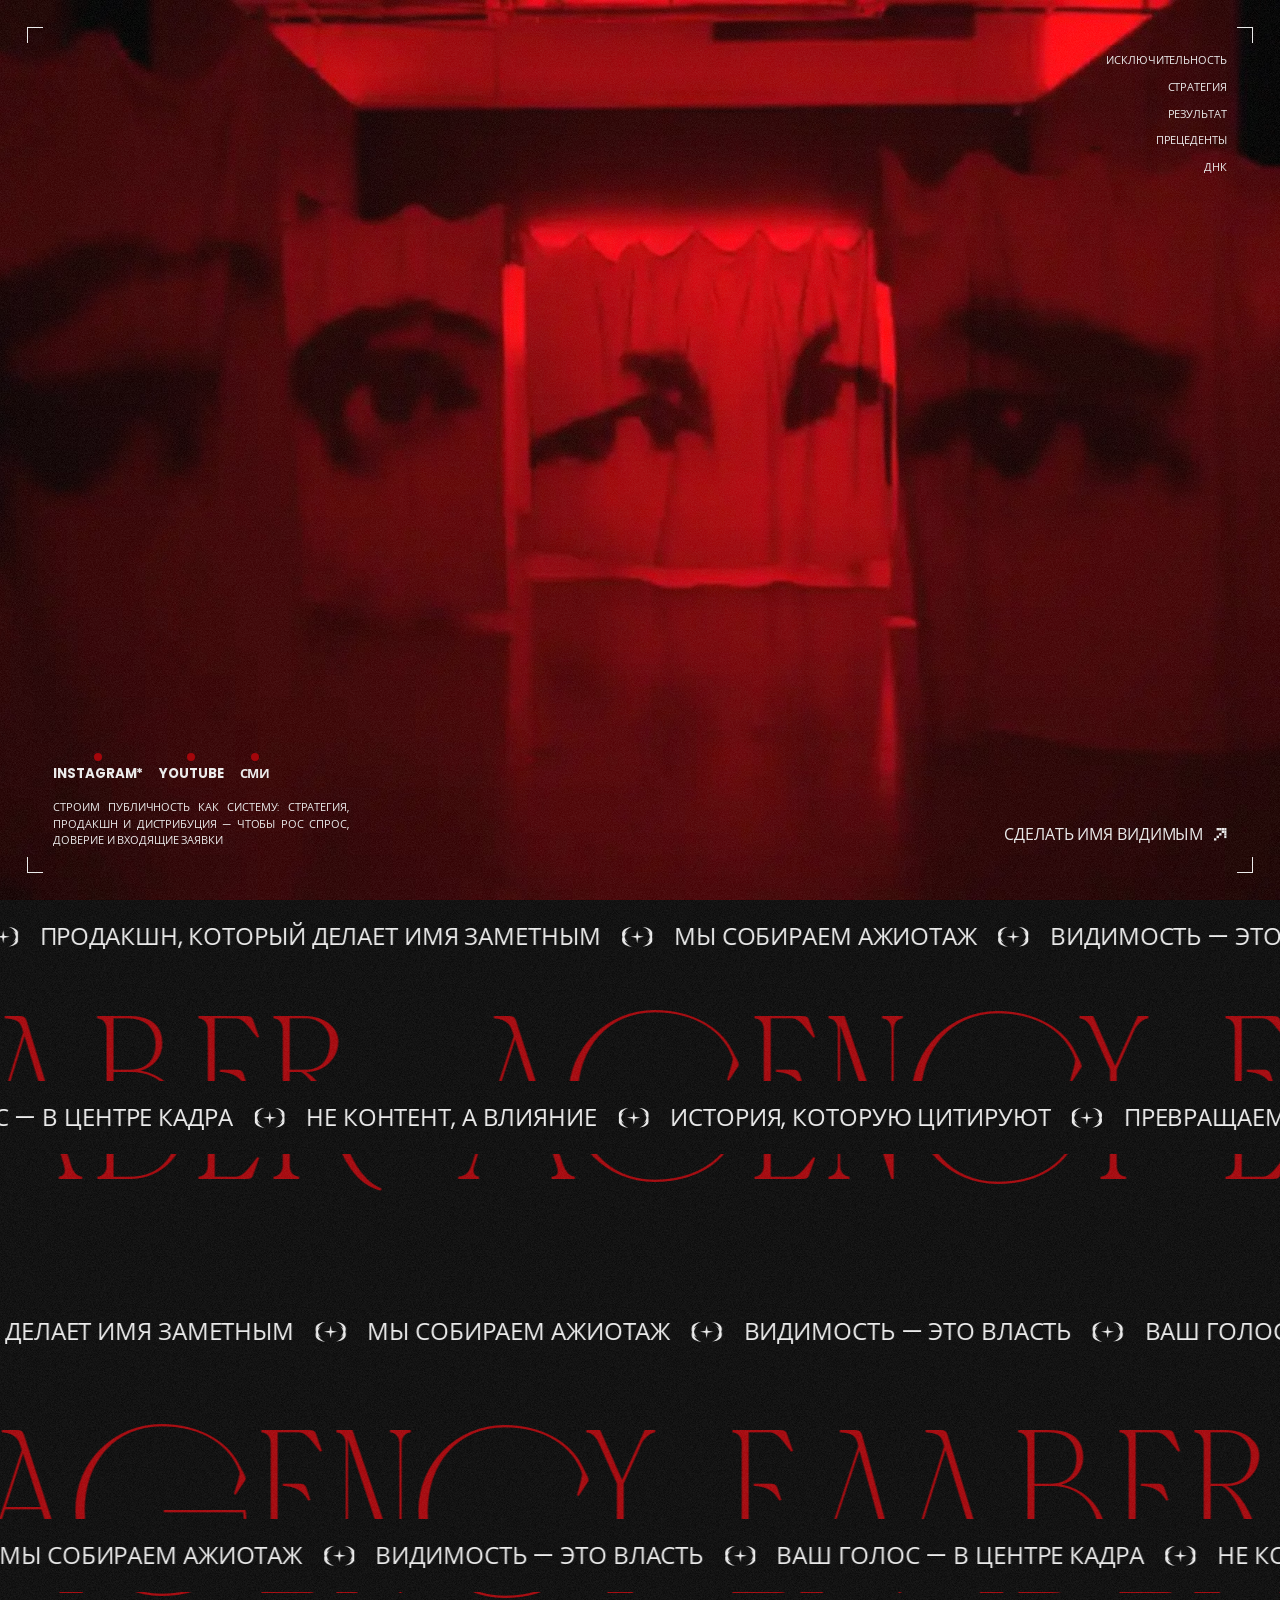
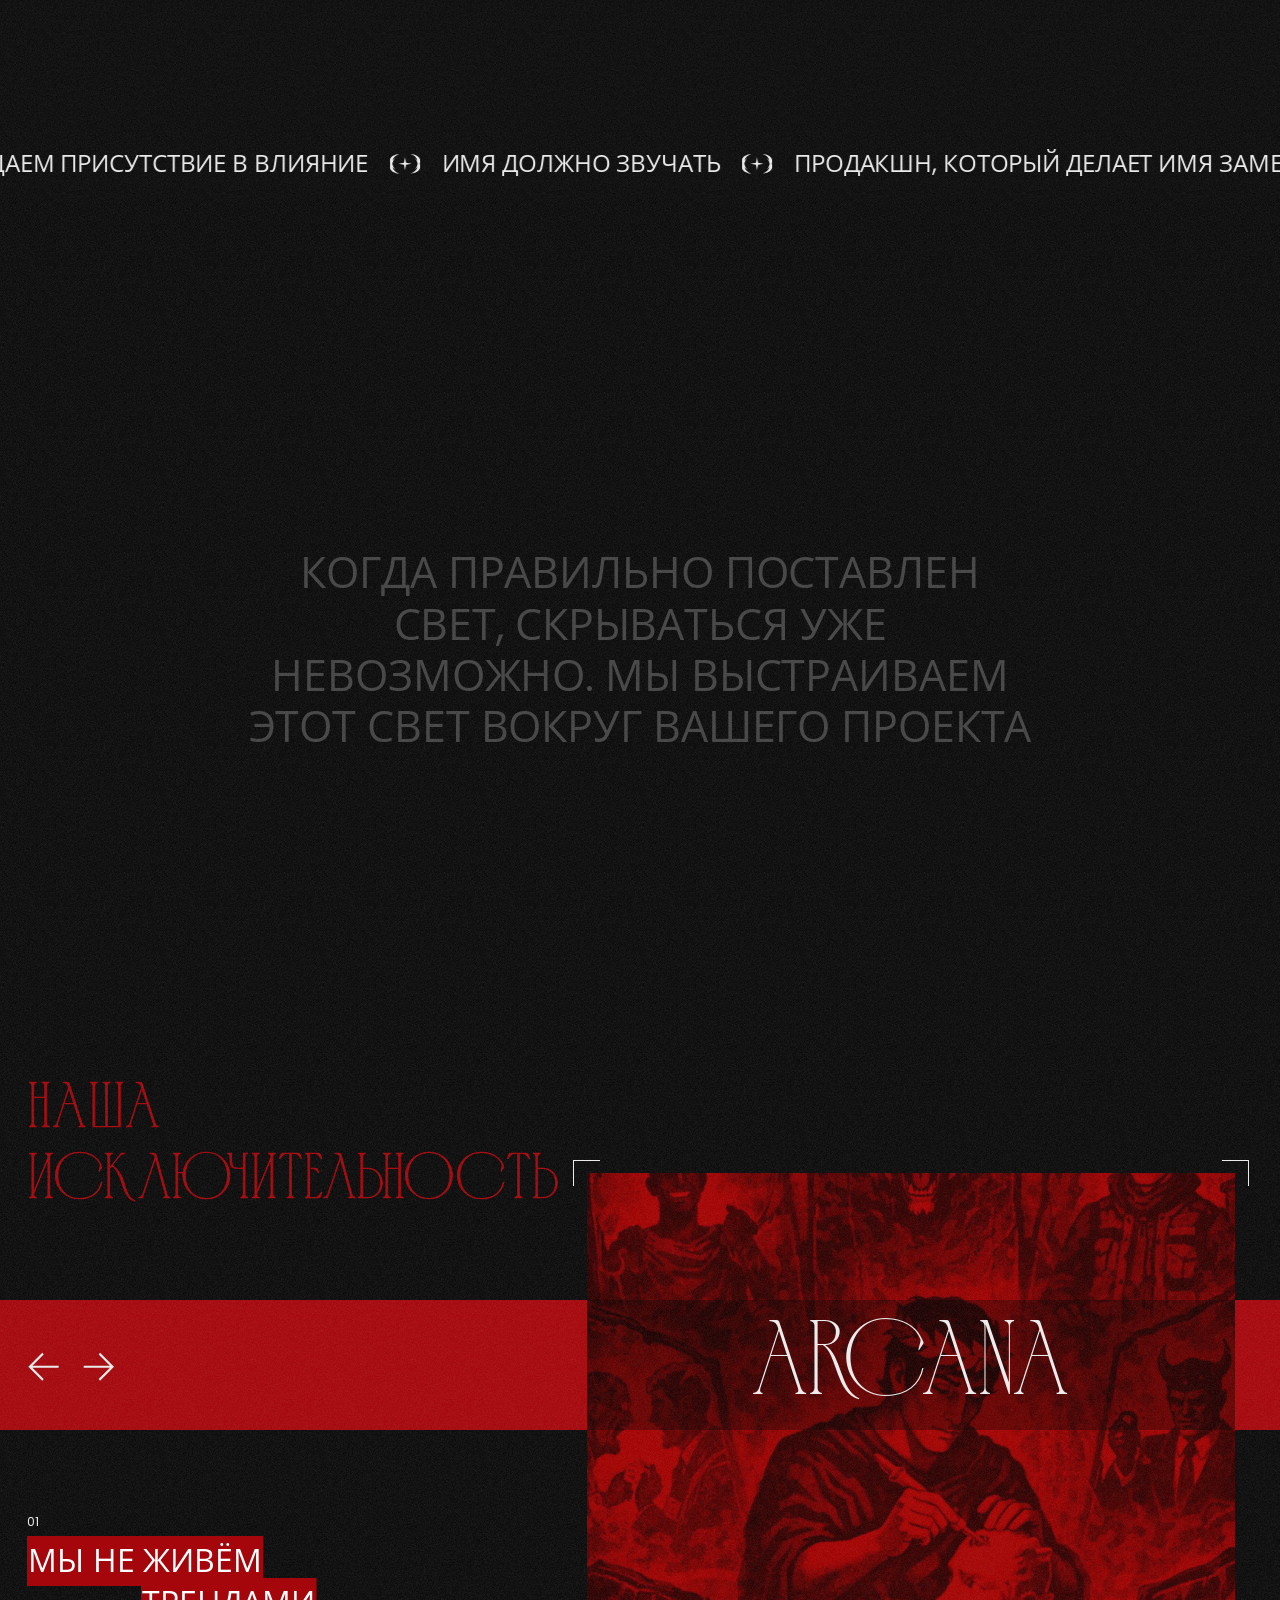
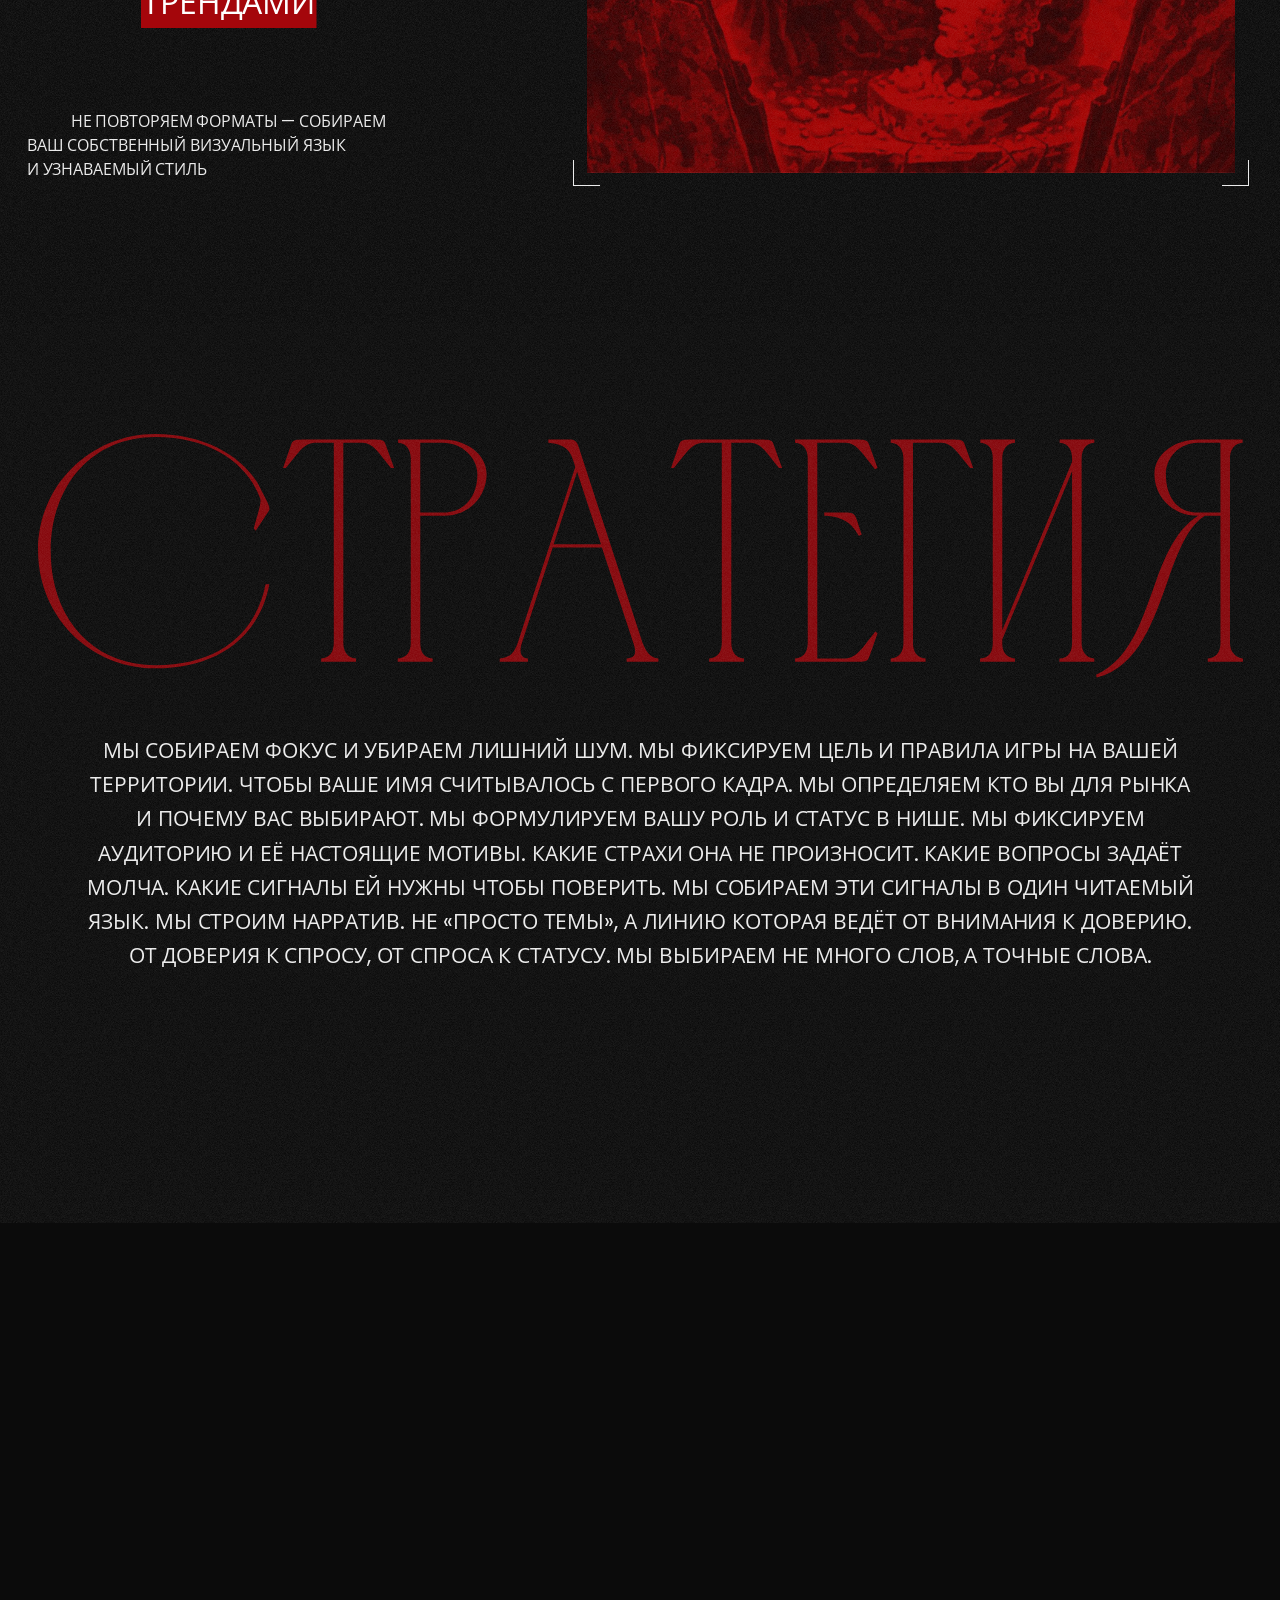
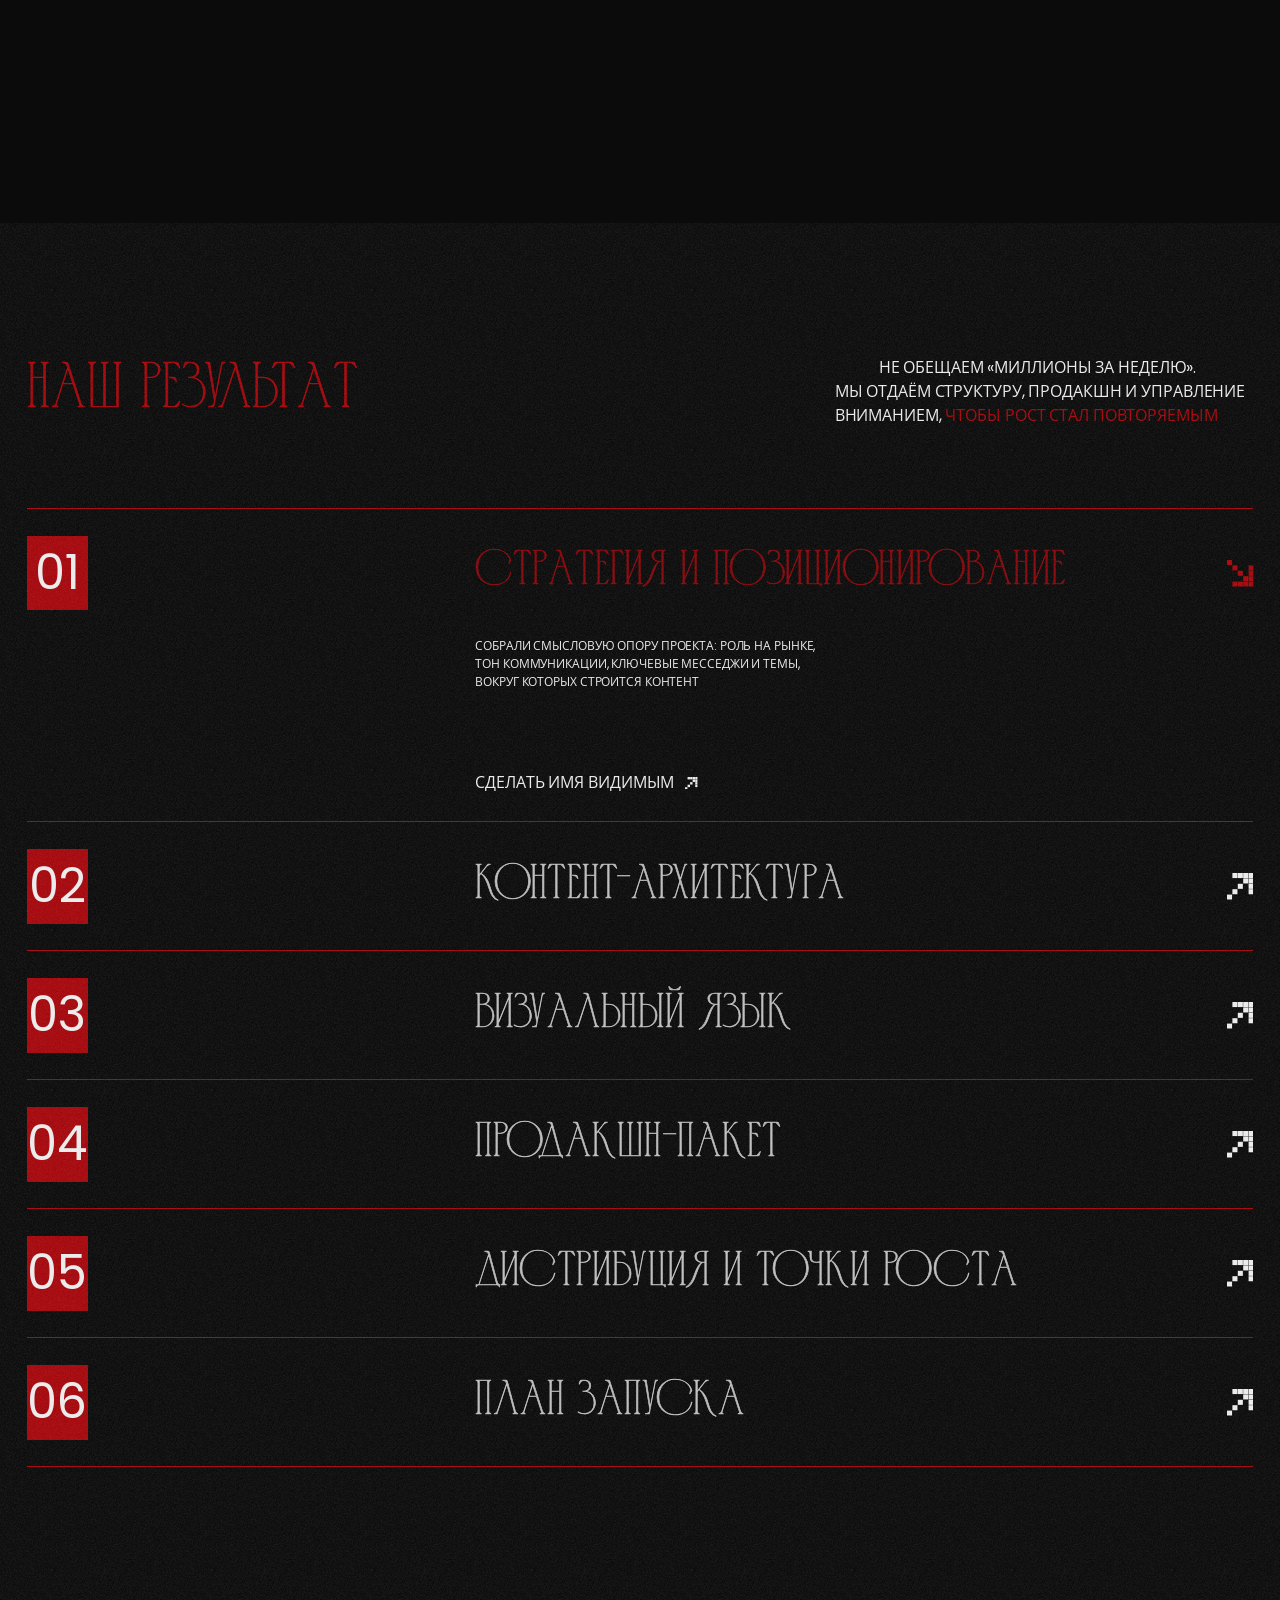
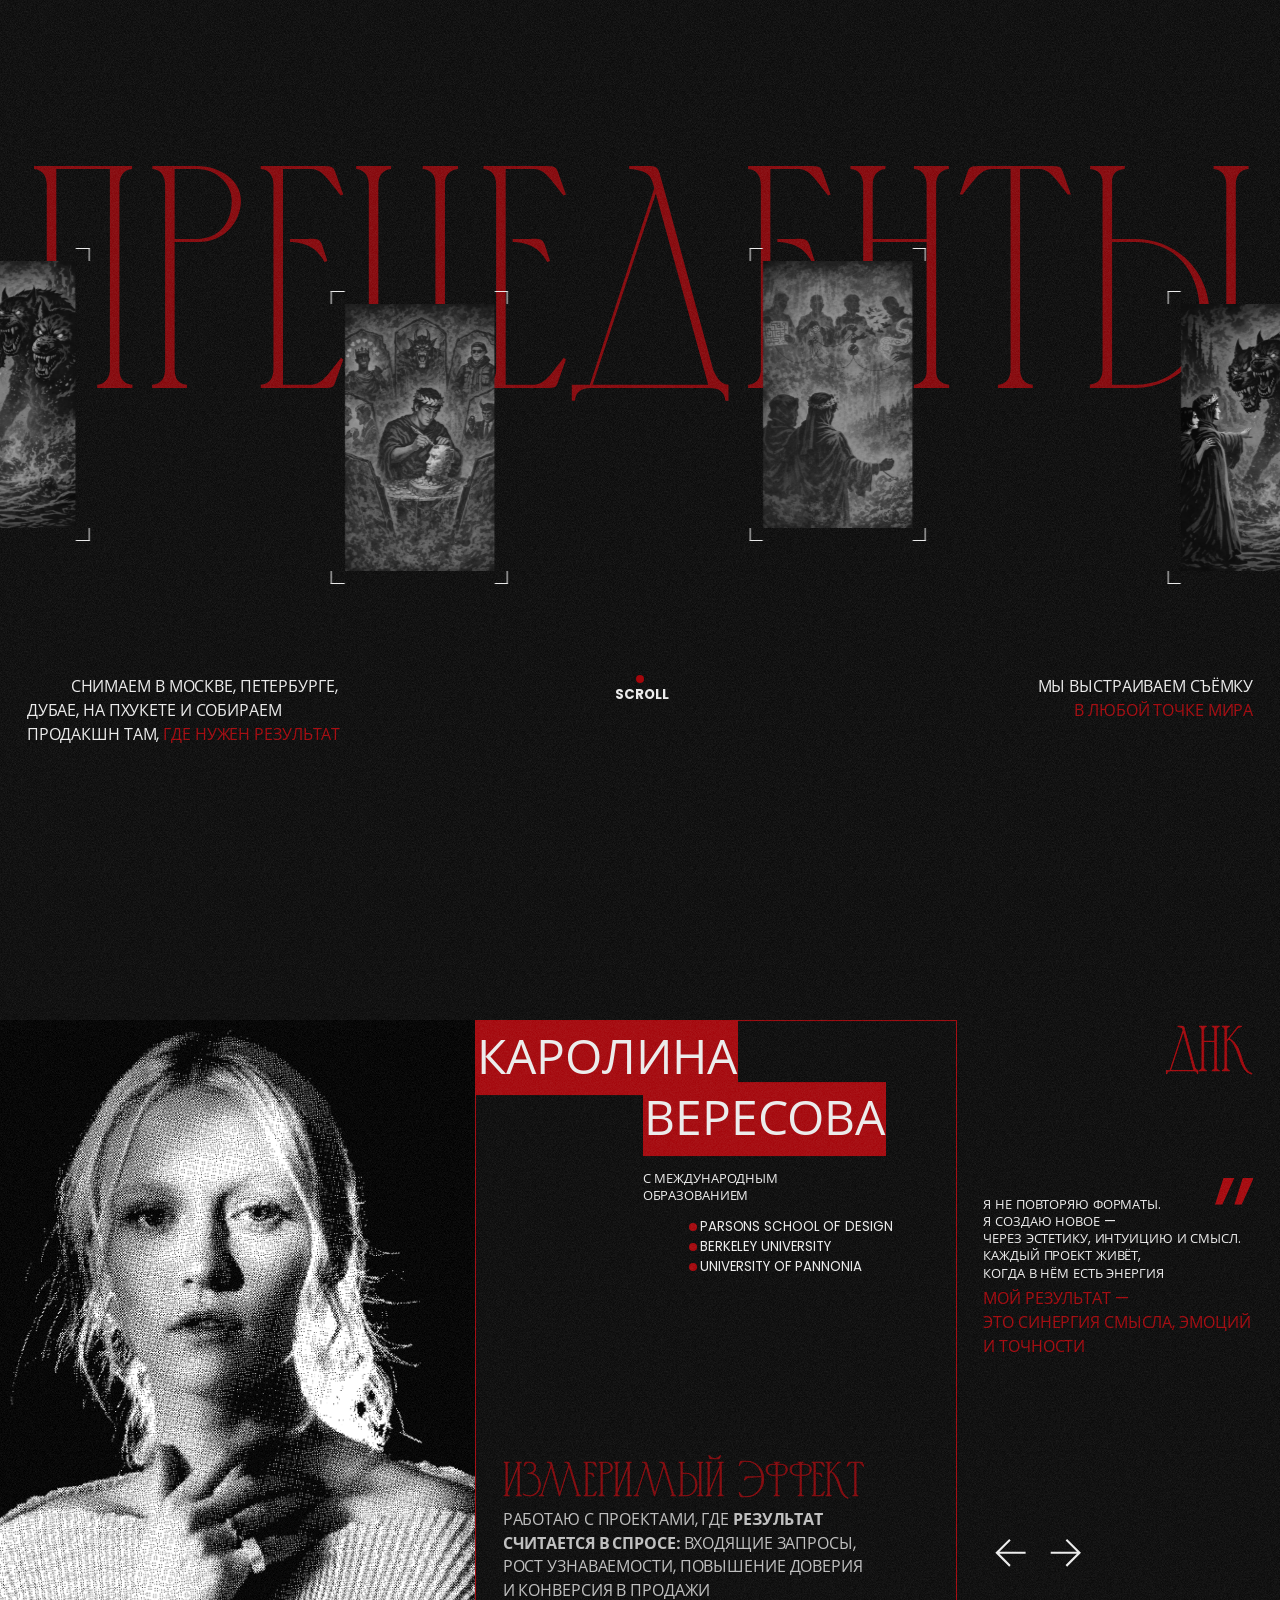
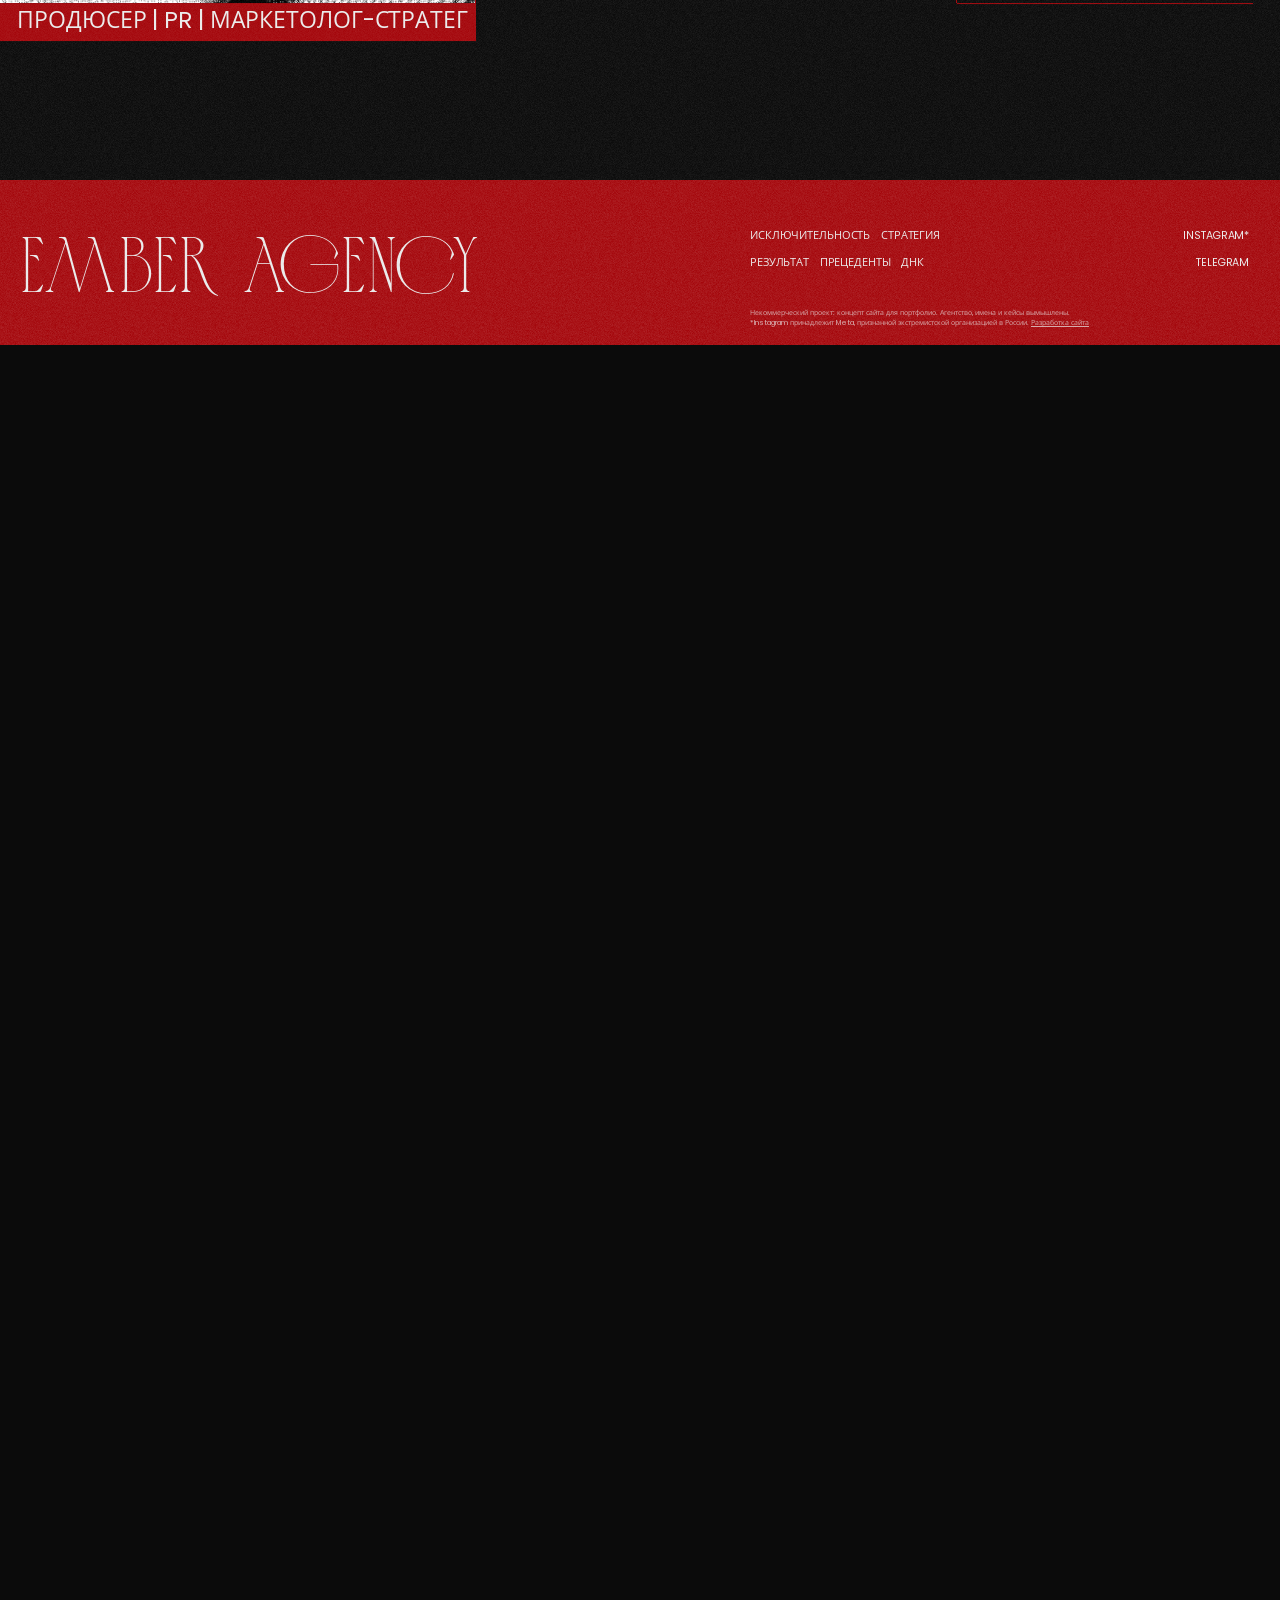
<file: ember/index.html>
<!doctype html>
<html lang="ru" class="is-loading">
<head>
<meta charset="utf-8">
<meta name="viewport" content="width=device-width, initial-scale=1">
<title>Ember Agency — продюсерский центр</title>
<meta name="description" content="Ember Agency — креативный продюсерский центр: стратегия, продакшн и дистрибуция. Строим публичность как систему, чтобы росли спрос, доверие и входящие заявки.">
<meta property="og:type" content="website">
<meta property="og:url" content="https://ayamerhea.github.io/ember/">
<meta property="og:title" content="Ember Agency — продюсерский центр">
<meta property="og:description" content="Строим публичность как систему: стратегия, продакшн и дистрибуция.">
<meta property="og:locale" content="ru_RU">
<link rel="icon" href="img/favicon.svg" type="image/svg+xml">
<meta name="theme-color" content="#0B0B0B">
<link rel="preload" href="fonts/MirraAuriolic.woff2" as="font" type="font/woff2" crossorigin>
<link rel="preload" href="fonts/Poppins-Regular.woff2" as="font" type="font/woff2" crossorigin>
<script>(function(){var r=document.documentElement,w=r.clientWidth,m=w<1024;r.classList.toggle("mob",m);var s=m?Math.min(w/440,1.6):w/1920;r.style.setProperty("--s",s);r.style.setProperty("--vh",(innerHeight/s)+"px")})()</script>
<link rel="stylesheet" href="style.css?v=11121244">
<style>
.preloader{position:fixed;inset:0;z-index:1000;background:#0B0B0B;display:grid;place-items:center;transition:opacity .8s ease,visibility .8s}
.preloader i{display:block;width:14px;height:14px;border-radius:50%;background:#A4060B;animation:pl 1.2s ease-in-out infinite}
.preloader.is-done{opacity:0;visibility:hidden}
html.is-loading{overflow:hidden}
@keyframes pl{0%,100%{transform:scale(.6);opacity:.4}50%{transform:scale(1.4);opacity:1}}
</style>
</head>
<body>
<div class="preloader" aria-hidden="true"><i></i></div>

<!-- ===== ПЕРВЫЙ ЭКРАН ===== -->
<header class="hero noise" id="top">
  <video class="hero__bg" autoplay muted loop playsinline preload="auto" poster="img/hero.webp" aria-hidden="true"></video>
  <span class="corners corners--hero" aria-hidden="true"><i></i><i></i><i></i><i></i></span>
  <nav class="hero__nav d-only">
    <a href="#exclusive">исключительность <svg class="px-arrow"><use href="#px-arrow"/></svg></a>
    <a href="#strategy">стратегия <svg class="px-arrow"><use href="#px-arrow"/></svg></a>
    <a href="#result">результат <svg class="px-arrow"><use href="#px-arrow"/></svg></a>
    <a href="#cases">прецеденты <svg class="px-arrow"><use href="#px-arrow"/></svg></a>
    <a href="#dna">днк <svg class="px-arrow"><use href="#px-arrow"/></svg></a>
  </nav>
  <button class="menu-btn m-only" type="button" aria-label="Открыть меню">меню <svg><use href="#menu"/></svg></button>
  <div class="hero__info">
    <ul class="soc">
      <li><a href="#">instagram*</a></li>
      <li><a href="#">youtube</a></li>
      <li><a href="#">сми</a></li>
    </ul>
    <p class="hero__text d-only">Строим публичность как&nbsp;систему: стратегия, продакшн и&nbsp;дистрибуция&nbsp;— чтобы рос спрос, доверие и&nbsp;входящие заявки</p>
    <p class="hero__text m-only">Преобразим ваш личный бренд в&nbsp;медийный актив, который расширяет влияние и&nbsp;повышает рентабельность вашего проекта за&nbsp;счёт регулярного притока целевых лидов</p>
  </div>
  <a class="cta hero__cta d-only" href="#" data-lead><span class="roll" data-text="сделать имя видимым">сделать имя видимым</span> <svg class="px-arrow"><use href="#px-arrow"/></svg></a>
</header>

<!-- ===== БЕГУЩИЕ СТРОКИ ===== -->
<section class="ticker noise" aria-label="Манифест">
  <div class="ticker__big ticker__big--1" aria-hidden="true"><div class="track"><span>ember AGENCY ember AGENCY&nbsp;</span><span>ember AGENCY ember AGENCY&nbsp;</span></div></div>
  <div class="ticker__big ticker__big--2" aria-hidden="true"><div class="track"><span>ember AGENCY ember AGENCY&nbsp;</span><span>ember AGENCY ember AGENCY&nbsp;</span></div></div>
  <div class="strip strip--1" data-dir="-1"></div>
  <div class="strip strip--2" data-dir="1"></div>
  <div class="strip strip--3" data-dir="-1"></div>
  <div class="strip strip--4" data-dir="1"></div>
  <div class="strip strip--5" data-dir="-1"></div>
</section>

<!-- ===== СВЕТ ===== -->
<section class="light noise">
  <svg class="fan fan--1" viewBox="0 0 929 1235" aria-hidden="true"></svg>
  <svg class="fan fan--2" viewBox="0 0 929 1235" aria-hidden="true"></svg>
  <p class="light__text">Когда правильно поставлен свет, <span>скрываться уже невозможно. Мы&nbsp;выстраиваем этот свет вокруг вашего проекта</span></p>
</section>

<!-- ===== НАША ИСКЛЮЧИТЕЛЬНОСТЬ ===== -->
<section class="excl noise" id="exclusive">
  <h2 class="title excl__title reveal">Наша <br>исключительность</h2>
  <div class="excl__media">
    <span class="corners corners--excl" aria-hidden="true"><i></i><i></i><i></i><i></i></span>
    <div class="excl__imgs"></div>
  </div>
  <div class="excl__band" aria-hidden="true"><b>arcana</b></div>
  <div class="excl__nav">
    <button class="arr arr--prev" type="button" aria-label="Предыдущий слайд"><svg><use href="#arr"/></svg></button>
    <span class="excl__count m-only"><b>01</b>/06</span>
    <button class="arr arr--next" type="button" aria-label="Следующий слайд"><svg><use href="#arr"/></svg></button>
  </div>
  <div class="excl__texts"></div>
</section>

<!-- ===== СТРАТЕГИЯ ===== -->
<section class="strat" id="strategy">
  <div class="strat__pin noise">
   <div class="strat__box">
    <h2 class="strat__word">стратегия</h2>
    <p class="strat__text">Мы собираем фокус и&nbsp;убираем лишний шум. Мы&nbsp;фиксируем цель и&nbsp;правила игры на&nbsp;вашей территории. Чтобы ваше имя считывалось с&nbsp;первого кадра. Мы&nbsp;определяем кто вы для рынка и&nbsp;почему вас выбирают. Мы&nbsp;формулируем вашу роль и&nbsp;статус в&nbsp;нише. Мы&nbsp;фиксируем аудиторию и&nbsp;её&nbsp;настоящие мотивы. Какие страхи она не&nbsp;произносит. Какие вопросы задаёт молча. Какие сигналы ей&nbsp;нужны чтобы поверить. Мы&nbsp;собираем эти сигналы в&nbsp;один читаемый язык. Мы&nbsp;строим нарратив. Не&nbsp;«просто темы», а&nbsp;линию которая ведёт от&nbsp;внимания к&nbsp;доверию. От&nbsp;доверия к&nbsp;спросу, от&nbsp;спроса к&nbsp;статусу. Мы&nbsp;выбираем не&nbsp;много слов, а&nbsp;точные слова.</p>
    <div class="strat__deck"></div>
   </div>
  </div>
</section>

<!-- ===== НАШ РЕЗУЛЬТАТ ===== -->
<section class="result noise" id="result">
  <div class="result__head">
    <h2 class="title reveal">Наш результат</h2>
    <p class="result__lead indent reveal">Не&nbsp;обещаем «миллионы за&nbsp;неделю». Мы&nbsp;отдаём структуру, продакшн и&nbsp;управление вниманием, <span class="red">чтобы рост стал повторяемым</span></p>
  </div>
  <div class="acc"></div>
</section>

<!-- ===== ПРЕЦЕДЕНТЫ ===== -->
<section class="cases noise" id="cases">
  <h2 class="cases__word">прецеденты</h2>
  <div class="cases__track"></div>
  <div class="scroll-hint"><i></i>scroll</div>
  <p class="cases__l indent reveal">Снимаем в&nbsp;Москве, Петербурге, Дубае, на&nbsp;Пхукете и&nbsp;собираем продакшн там, <span class="red">где нужен результат</span></p>
  <p class="cases__r reveal">Мы выстраиваем съёмку <span class="red">в&nbsp;любой точке мира</span></p>
</section>

<!-- ===== ДНК ===== -->
<section class="dna noise" id="dna">
 <div class="dna__box">
  <h2 class="dna__title">днк</h2>
  <div class="dna__photo"><img src="img/karolina.png" alt="Каролина Вересова" loading="lazy"></div>
  <p class="dna__role">продюсер | PR | маркетолог-стратег</p>
  <div class="dna__name"><span>Каролина</span><span>Вересова</span></div>
  <div class="dna__edu">
    <p>с международным образованием</p>
    <ul><li>Parsons School of Design</li><li>Berkeley University</li><li>University of Pannonia</li></ul>
  </div>
  <i class="dna__line dna__line--1"></i><i class="dna__line dna__line--2"></i><i class="dna__line dna__line--3"></i><i class="dna__line dna__line--4"></i>
  <div class="dna__slides"></div>
  <div class="dna__nav">
    <button class="arr arr--prev" type="button" aria-label="Предыдущий факт"><svg><use href="#arr"/></svg></button>
    <button class="arr arr--next" type="button" aria-label="Следующий факт"><svg><use href="#arr"/></svg></button>
  </div>
  <div class="dna__quote">
    <svg class="dna__q" aria-hidden="true"><use href="#quote"/></svg>
    <p>Я не повторяю форматы. <br>Я создаю новое&nbsp;— <br>через эстетику, интуицию и&nbsp;смысл. <br>Каждый проект живёт, <br>когда в&nbsp;нём есть энергия</p>
    <p class="red">Мой результат&nbsp;— <br>это синергия смысла, эмоций и&nbsp;точности</p>
  </div>
 </div>
</section>

<!-- ===== ФУТЕР ===== -->
<footer class="footer noise">
  <nav class="footer__nav">
    <a href="#exclusive">исключительность</a><a href="#strategy">стратегия</a><br>
    <a href="#result">результат</a><a href="#cases">прецеденты</a><a href="#dna">днк</a>
  </nav>
  <div class="footer__soc"><a href="#">instagram*</a><a href="#">telegram</a></div>
  <a class="footer__logo" href="#top" aria-label="Ember Agency — наверх">ember AGENCY</a>
  <p class="footer__note">Некоммерческий проект: концепт сайта для&nbsp;портфолио. Агентство, имена и&nbsp;кейсы вымышлены. <br>*Instagram принадлежит Meta, признанной экстремистской организацией в&nbsp;России. <a href="https://ayamerhea.github.io/cv/">Разработка сайта</a></p>
</footer>

<!-- ===== МЕНЮ (мобилка) ===== -->
<div class="menu" aria-hidden="true">
  <button class="menu__close" type="button" aria-label="Закрыть меню">закрыть</button>
  <nav class="menu__nav">
    <a href="#exclusive">исключительность</a><a href="#strategy">стратегия</a><a href="#result">результат</a><a href="#cases">прецеденты</a><a href="#dna">днк</a>
  </nav>
  <div class="menu__soc"><a href="#">instagram*</a><a href="#">telegram</a><a href="#">youtube</a></div>
  <div class="menu__logo">ember AGENCY</div>
</div>

<!-- ===== ПОПАП КЕЙСА ===== -->
<div class="pop" aria-hidden="true">
  <div class="pop__box">
    <button class="pop__close" type="button" aria-label="Закрыть">закрыть</button>
    <div class="pop__media"></div>
    <div class="pop__info"></div>
  </div>
</div>

<svg width="0" height="0" style="position:absolute" aria-hidden="true">
  <symbol id="px-arrow" viewBox="0 0 40 40"><g fill="currentColor"><rect x="8.1" y="0" width="7.6" height="7.6"/><rect x="16.2" y="0" width="7.6" height="7.6"/><rect x="24.3" y="0" width="7.6" height="7.6"/><rect x="32.4" y="0" width="7.6" height="7.6"/><rect x="24.3" y="8.1" width="7.6" height="7.6"/><rect x="32.4" y="8.1" width="7.6" height="7.6"/><rect x="16.2" y="16.2" width="7.6" height="7.6"/><rect x="32.4" y="16.2" width="7.6" height="7.6"/><rect x="8.1" y="24.3" width="7.6" height="7.6"/><rect x="32.4" y="24.3" width="7.6" height="7.6"/><rect x="0" y="32.4" width="7.6" height="7.6"/></g></symbol>
  <symbol id="sep" viewBox="-7 0 46 30"><g fill="currentColor"><path d="M17.5536 13.1511L15.9962 4.85089L14.4446 13.1511L6.13867 14.7084L14.4446 16.26L15.9962 24.566L17.5536 16.26L25.8538 14.7084L17.5536 13.1511Z"/><path d="M38.654 8.52514C37.2928 3.54733 31.5247 0.449906 24.084 0C29.3733 1.4074 33.4801 4.82783 34.7779 9.58646C34.7779 9.58646 34.7779 9.6153 34.7779 9.62684C33.4293 8.24111 31.9299 7.01064 30.3077 5.95837C32.7508 8.26468 34.4057 11.2818 35.0375 14.5816C34.4496 17.8898 32.8351 20.929 30.423 23.2682C32.031 22.196 33.5131 20.946 34.8413 19.5421C34.8413 19.5421 34.8413 19.5709 34.8413 19.5824C33.6012 24.3584 29.5405 27.8307 24.2743 29.3073C31.7035 28.7305 37.4312 25.587 38.729 20.5919C39.2089 18.5742 39.006 16.4543 38.1522 14.5643C38.9831 12.6622 39.1596 10.5383 38.654 8.52514Z"/><path d="M-6.73376 8.82507C-7.21674 10.8425 -7.01379 12.9634 -6.15696 14.8527C-6.98853 16.7527 -7.16309 18.8757 -6.65302 20.886C-5.29753 25.8638 0.476264 28.9612 7.91125 29.4112C2.62197 28.0095 -1.48487 24.5891 -2.78268 19.8305C-2.78009 19.8152 -2.78009 19.7996 -2.78268 19.7843C-1.43453 21.1722 0.064899 22.4046 1.68754 23.4586C-0.759688 21.1445 -2.41308 18.1164 -3.03647 14.8065C-2.45007 11.4978 -0.83539 8.45814 1.57795 6.11988C-0.0308528 7.19556 -1.5147 8.44726 -2.84612 9.85179C-2.84612 9.85179 -2.84612 9.82295 -2.84612 9.80564C-1.61176 5.02972 2.44894 1.56313 7.72091 0.0865173C0.291695 0.646016 -5.44172 3.82996 -6.73376 8.82507Z"/></g></symbol>
  <symbol id="arr" viewBox="0 0 48 48"><path fill="currentColor" d="M38 26H13.5L24 36.5L22.68 38L9.68 25L22.68 12L24 13.5L13.5 24H38V26Z"/></symbol>
  <symbol id="menu" viewBox="0 0 32 32"><path fill="currentColor" d="M30 8H2V4H30V8ZM30 18H2V14H30V18ZM2 28H30V24H2V28Z"/></symbol>
  <symbol id="focus" viewBox="0 0 88 88"><g fill="none" stroke="currentColor" stroke-width="2"><path d="M44 27v34M27 44h34M2 24V2h22M64 2h22v22M86 64v22H64M24 86H2V64"/></g></symbol>
  <symbol id="quote" viewBox="0 0 64 44"><path fill="currentColor" d="M14 0h18L12 44H0zM46 0h18L44 44H32z"/></symbol>
</svg>

<script src="vendor/lenis.min.js?v=11121244"></script>
<script src="script.js?v=11121244"></script>
</body>
</html>
</file>
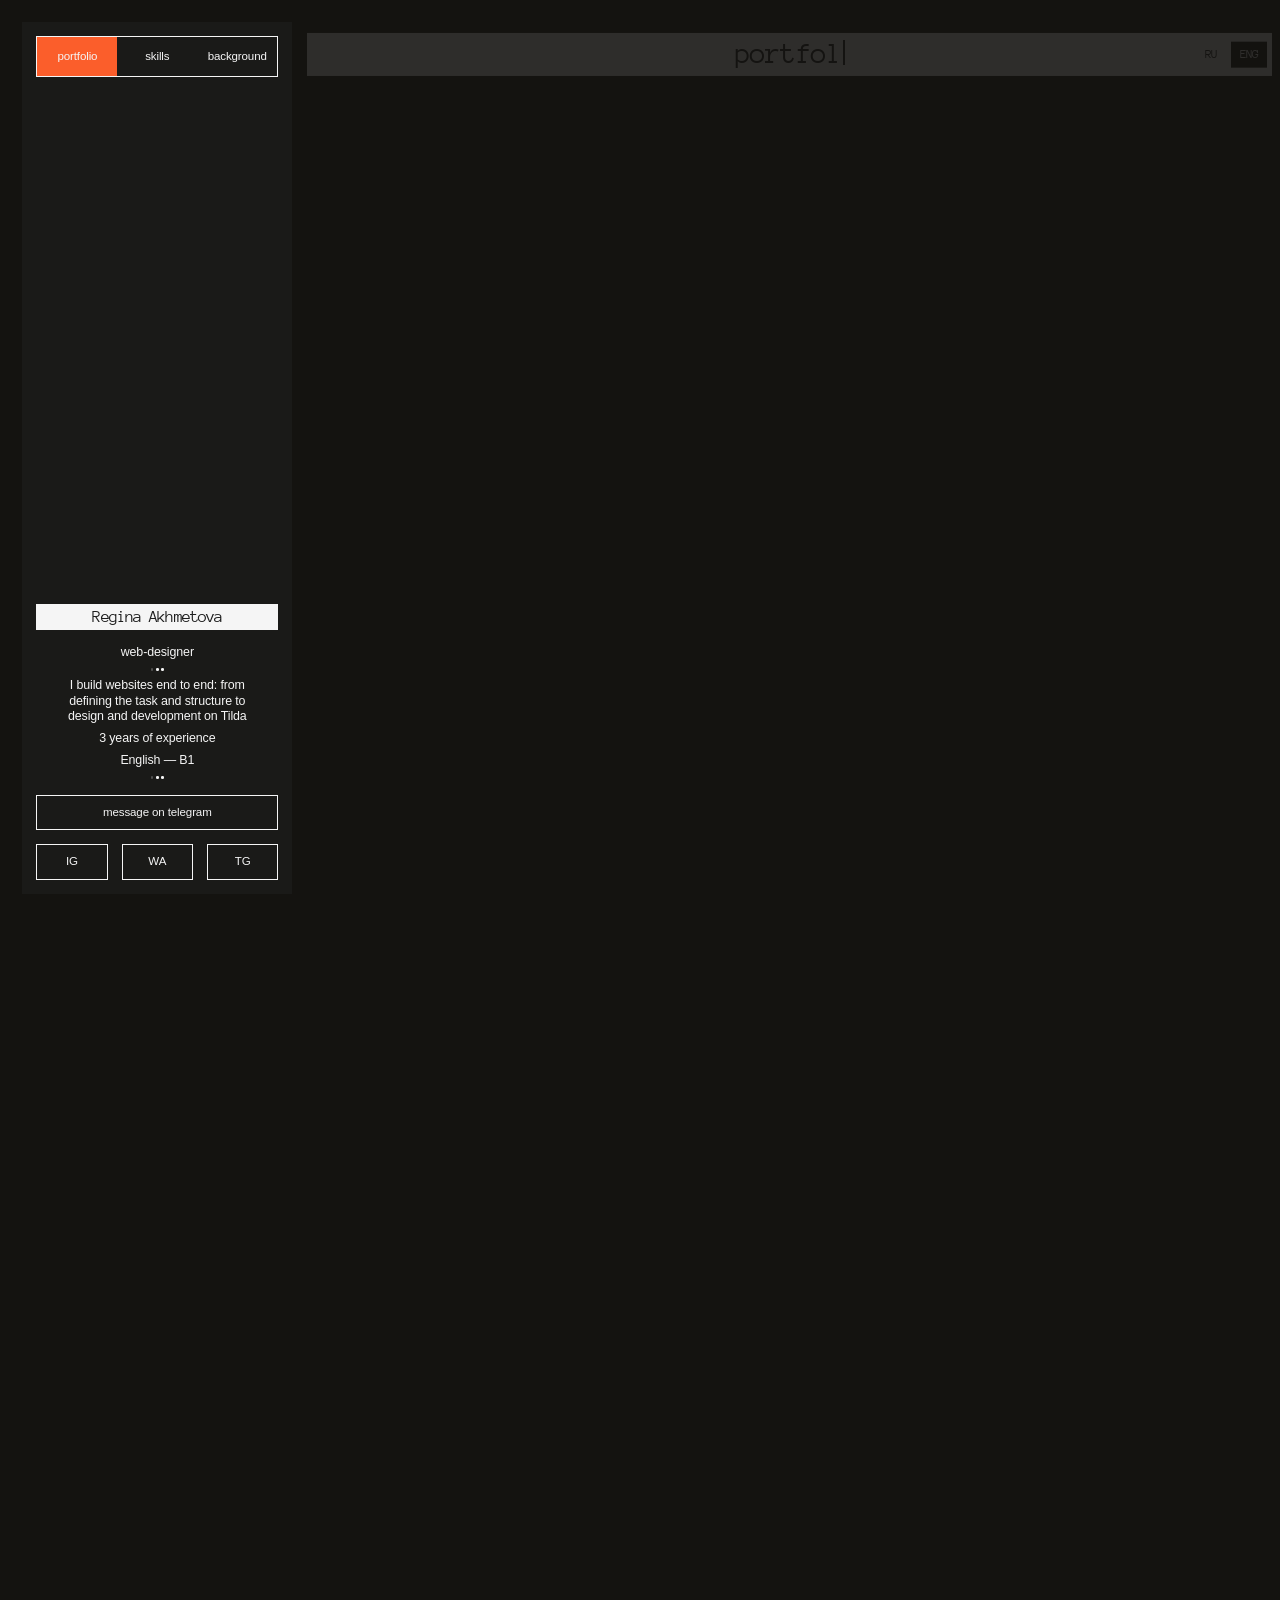
<file: en/index.html>
<!doctype html>
<html lang="en">
<head>
<meta charset="utf-8">
<title>Regina Akhmetova</title>
<meta http-equiv="refresh" content="0; url=/en/cv/">
</head>
<body><a href="/en/cv/">Regina Akhmetova — CV</a></body>
</html>
</file>
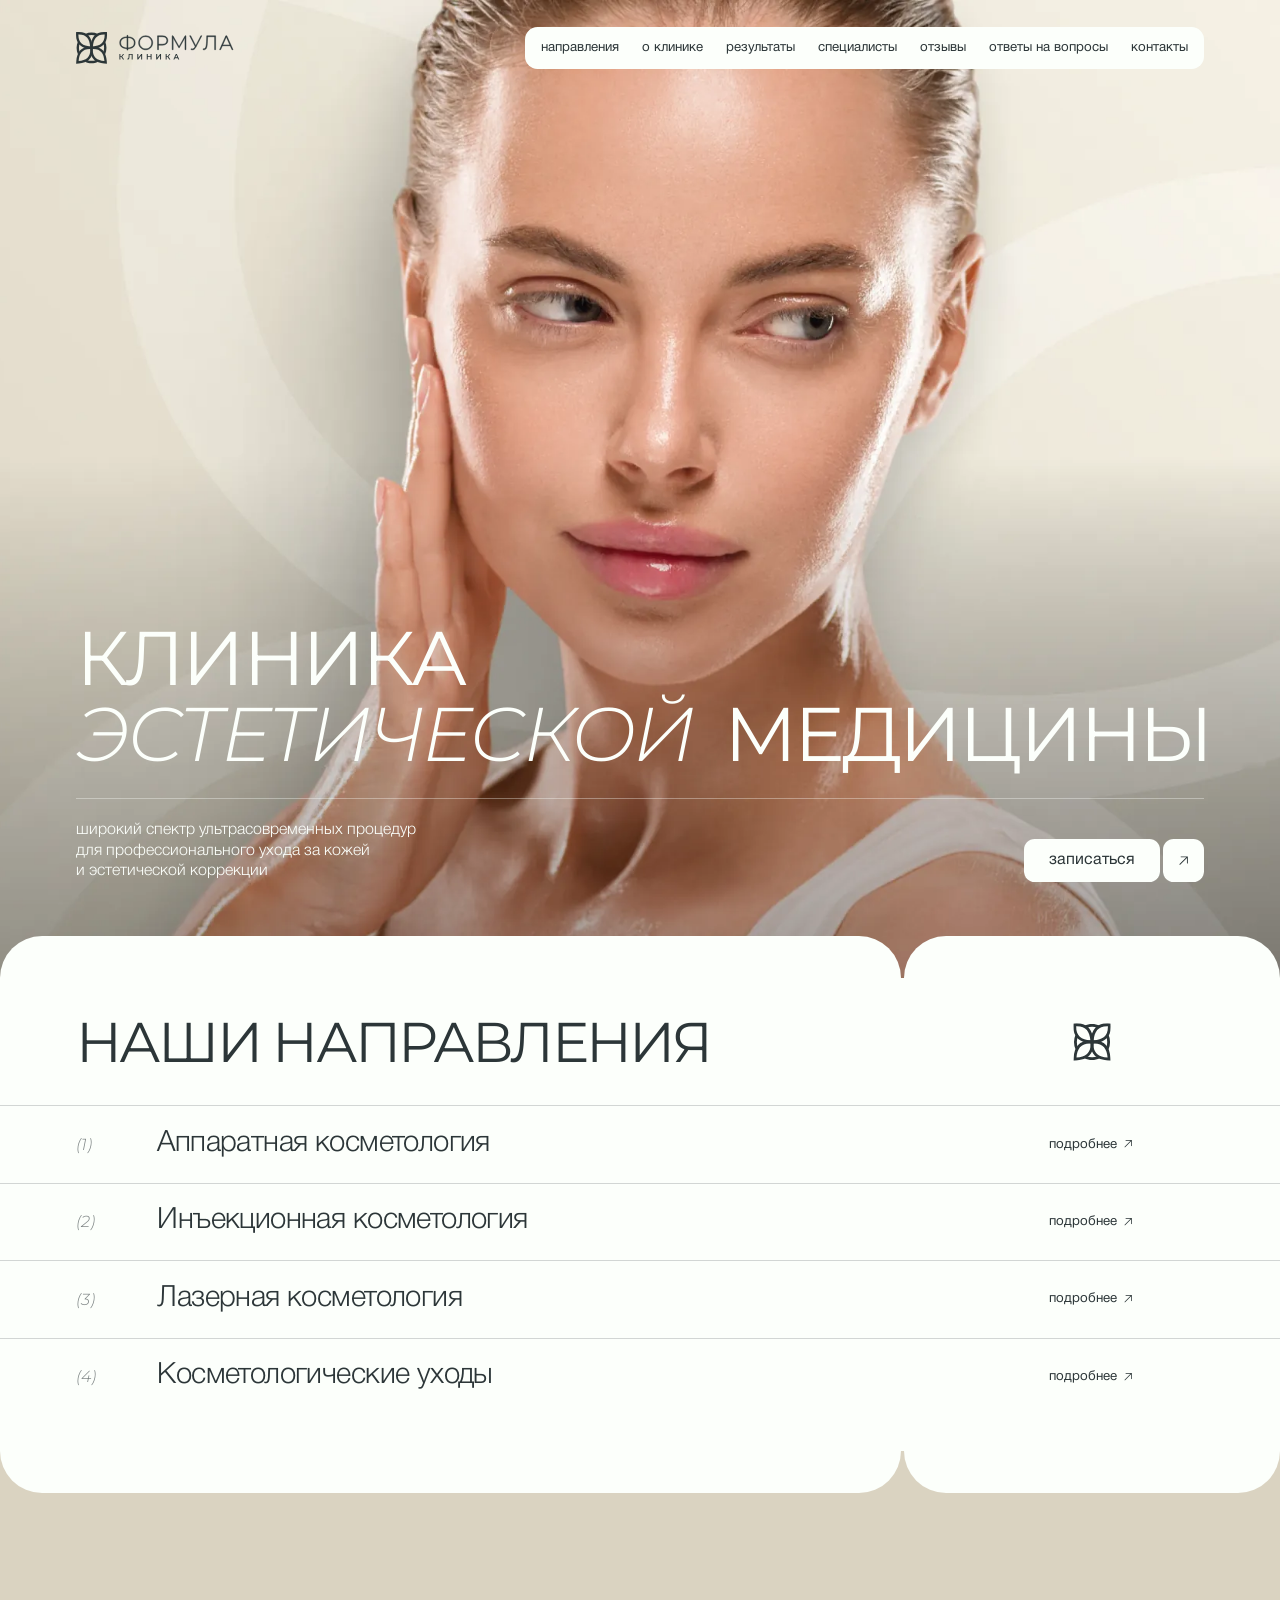
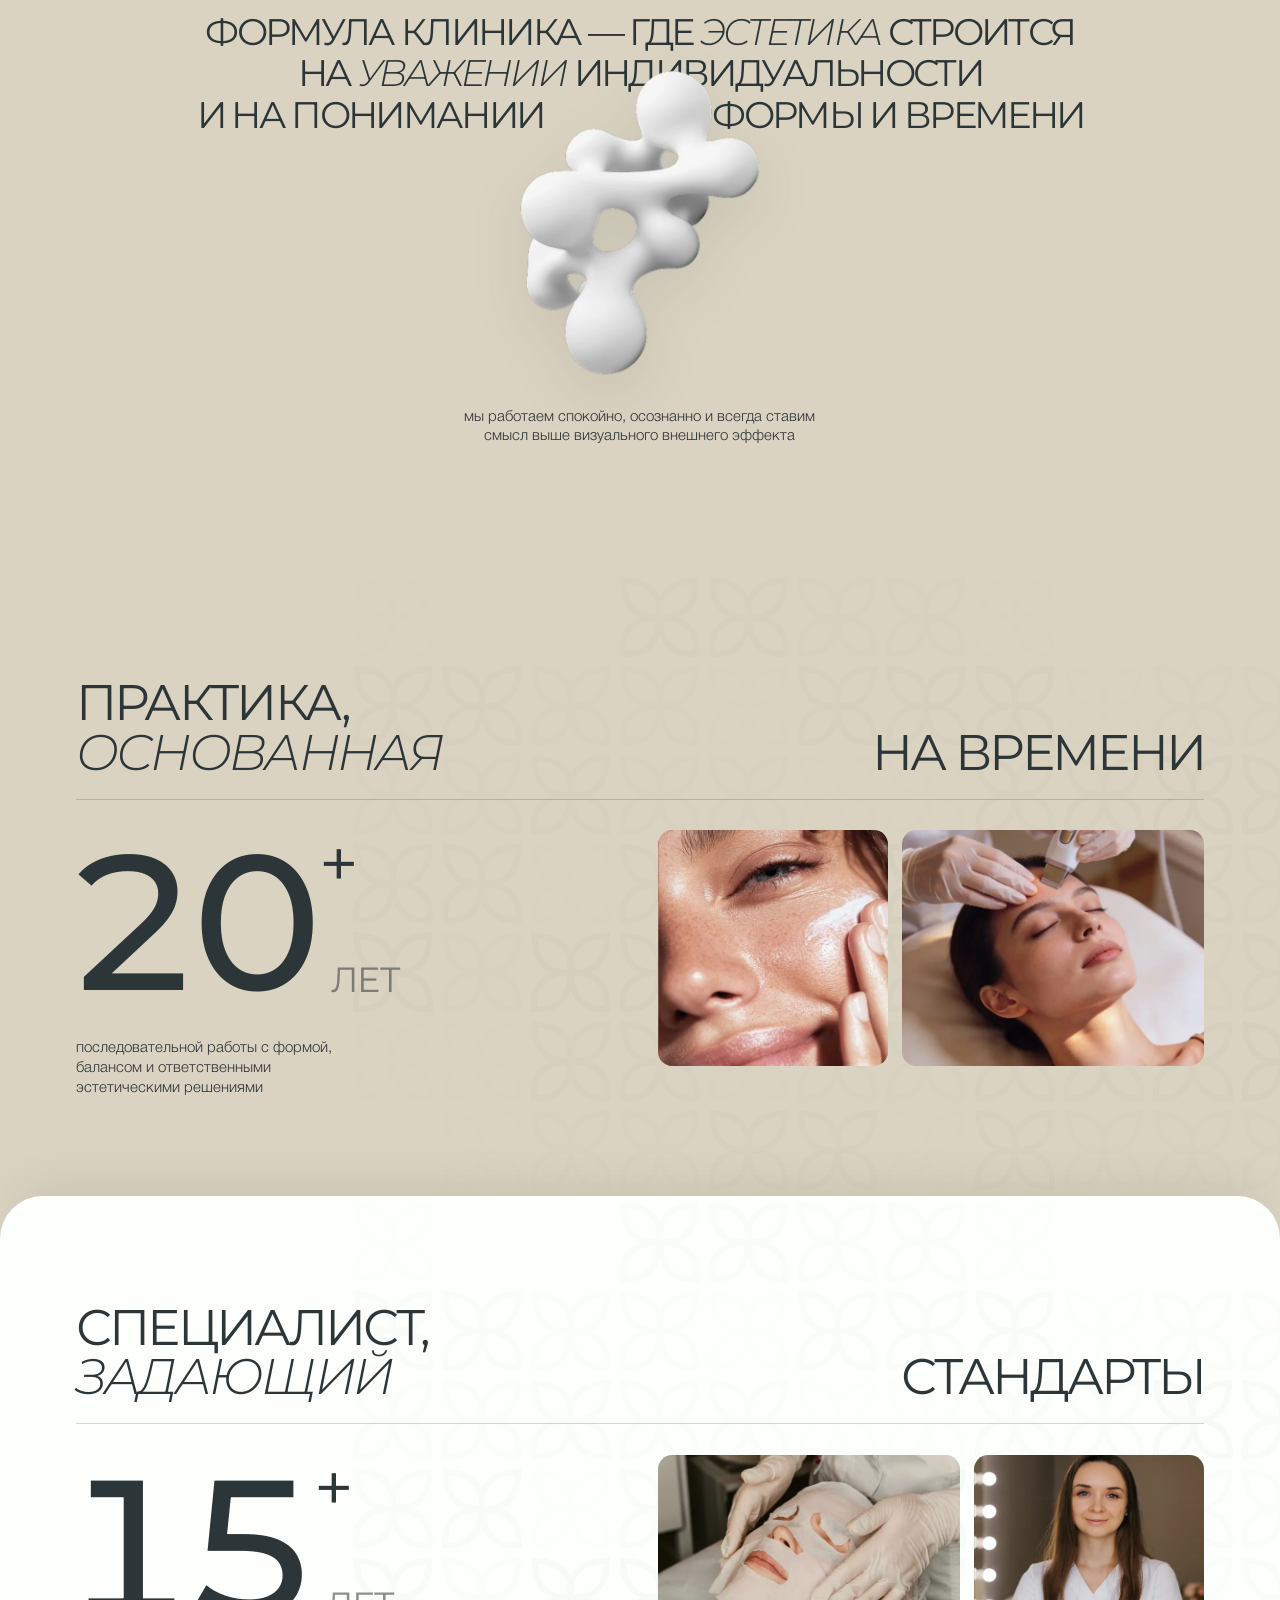
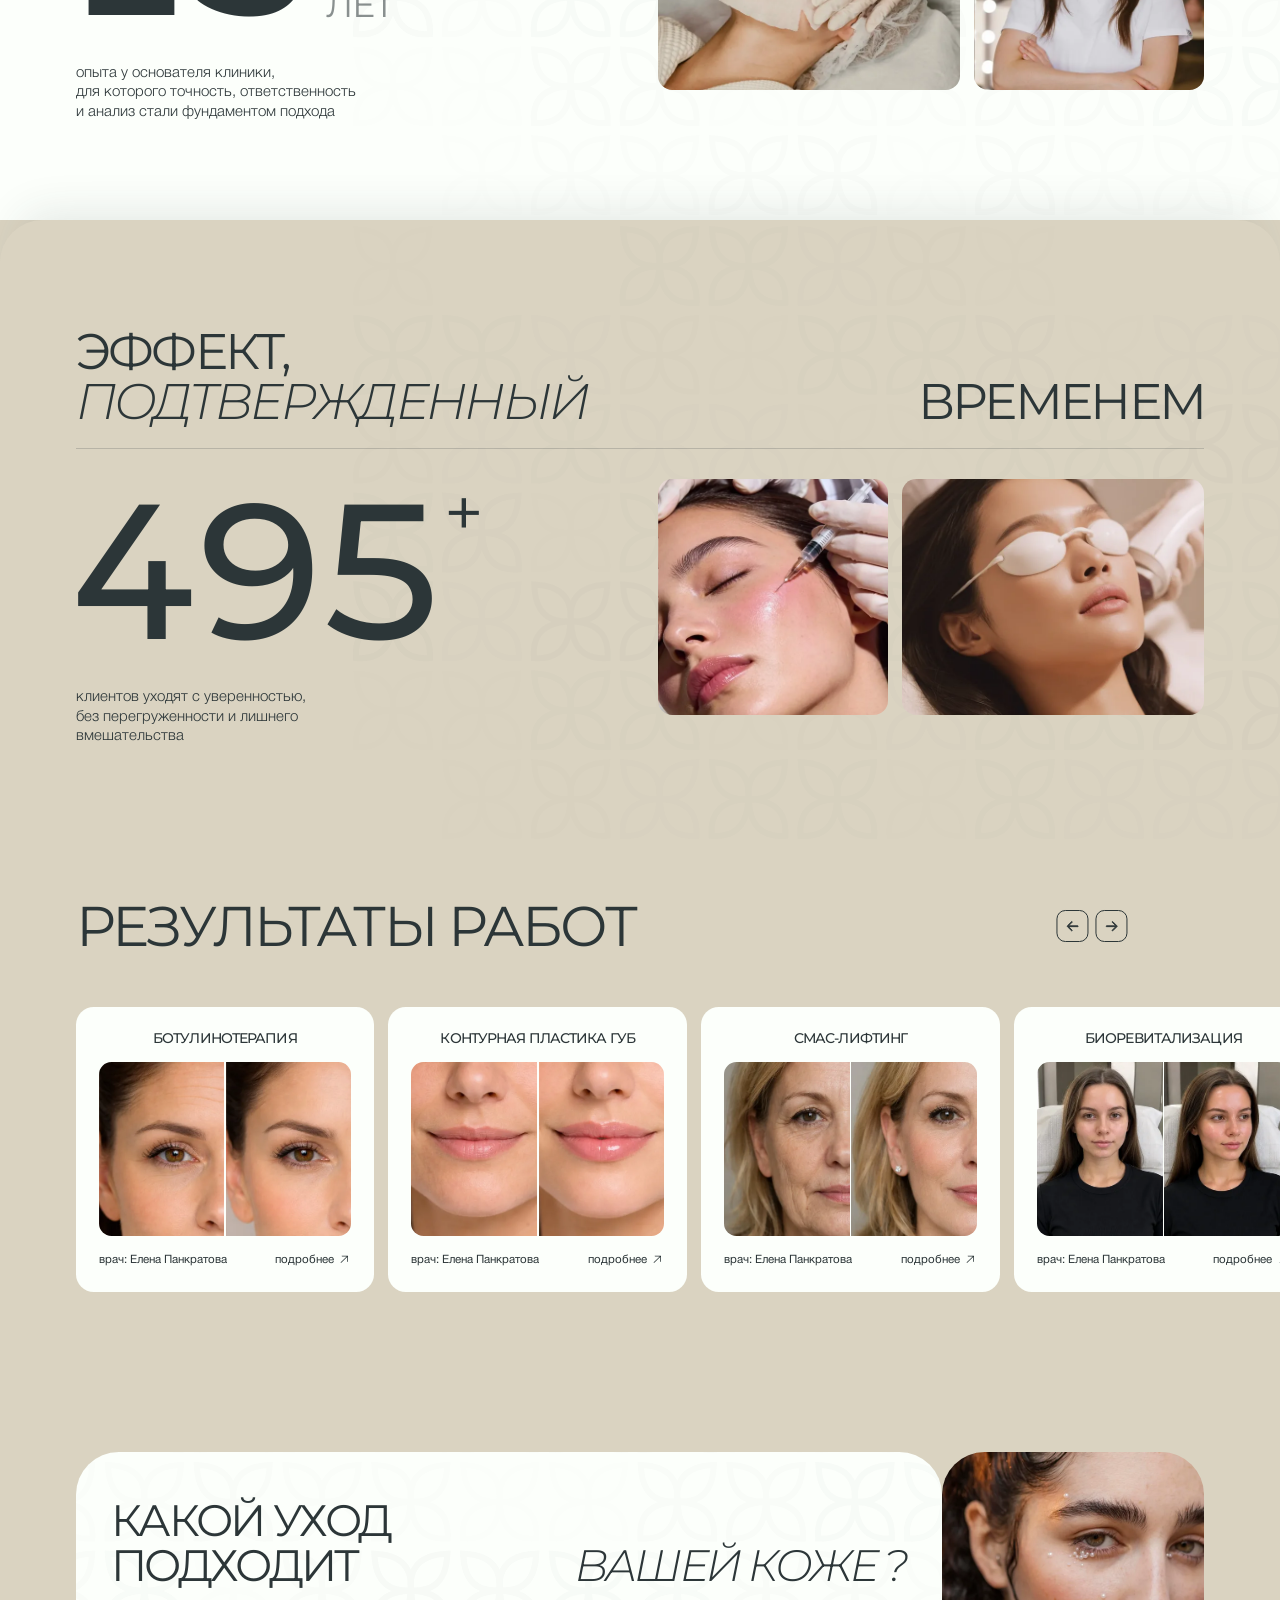
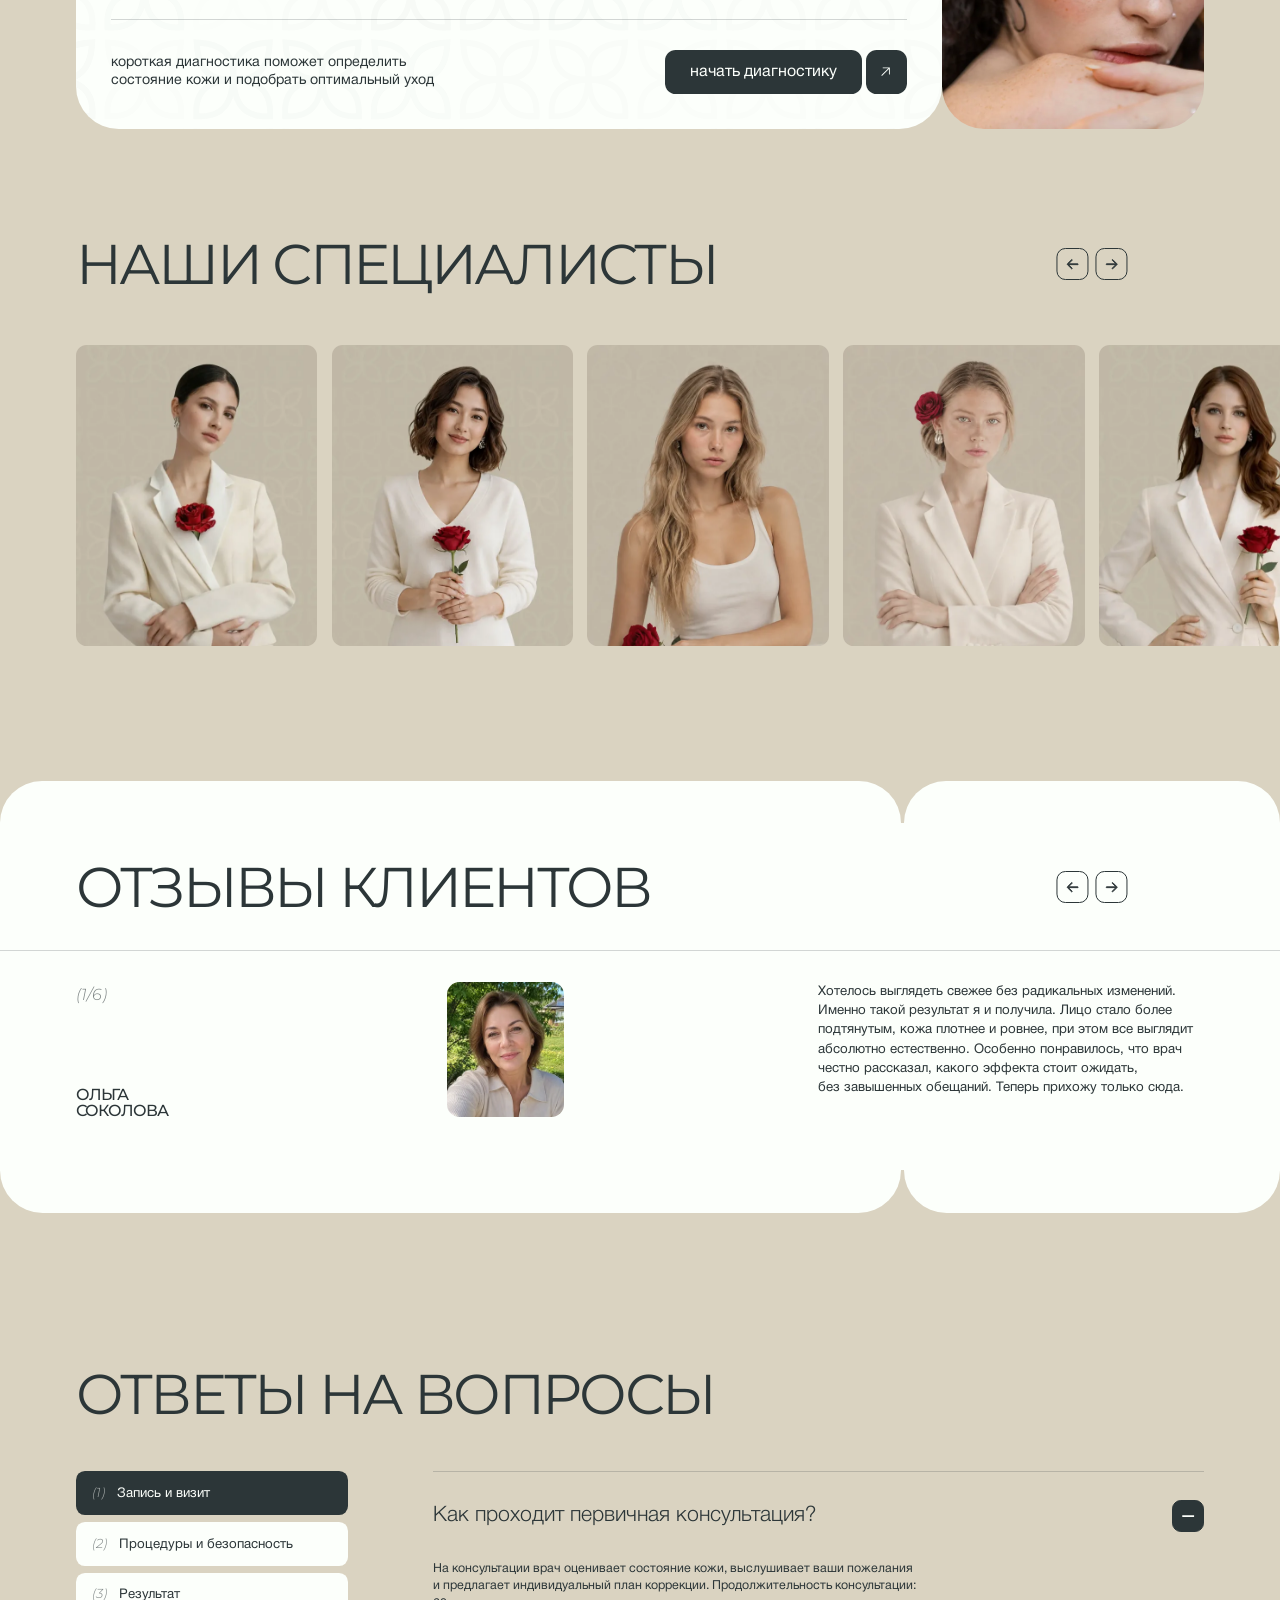
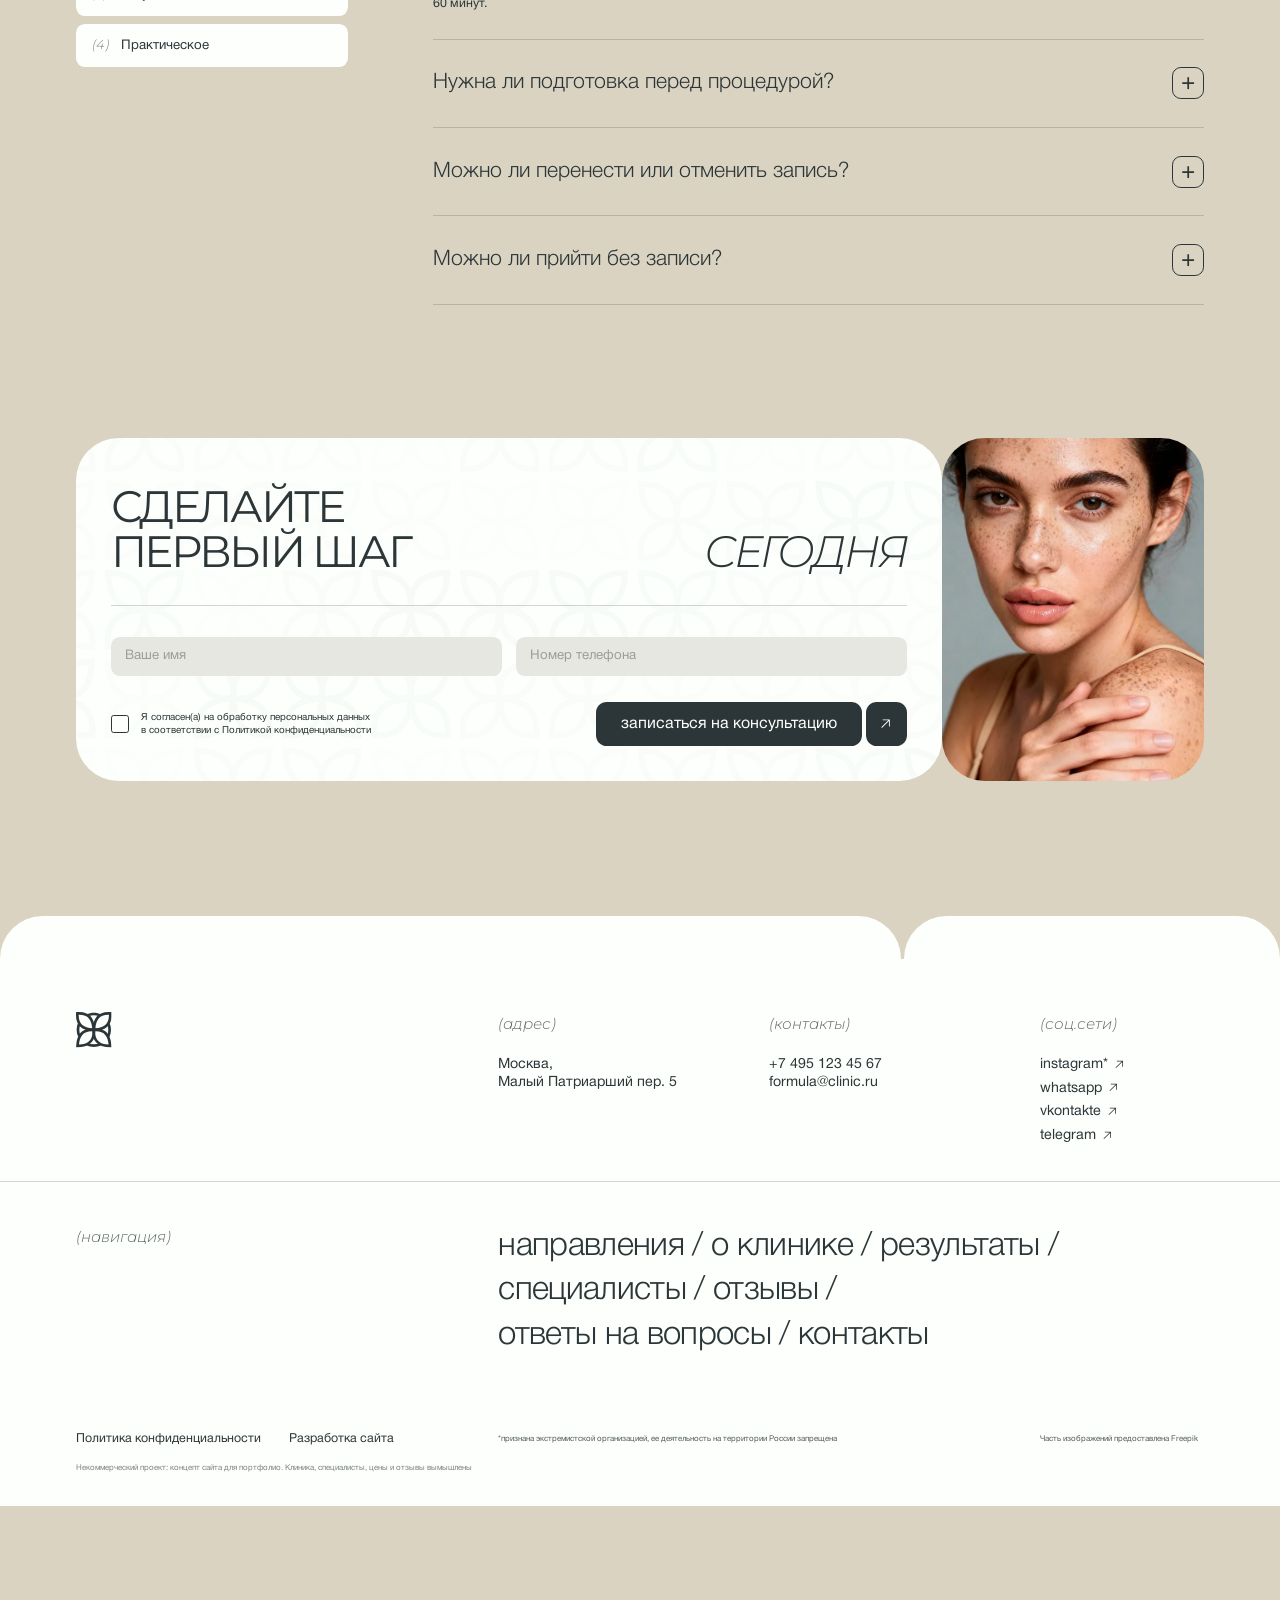
<file: formula/index.html>
<!doctype html>
<html lang="ru" class="is-loading">
<head>
<meta charset="utf-8">
<meta name="viewport" content="width=device-width, initial-scale=1">
<title>Формула — клиника эстетической медицины</title>
<meta name="description" content="Формула — клиника эстетической медицины в Москве: аппаратная, инъекционная и лазерная косметология, косметологические уходы.">
<meta property="og:type" content="website">
<meta property="og:url" content="https://ayamerhea.github.io/formula/">
<meta property="og:title" content="Формула — клиника эстетической медицины">
<meta property="og:description" content="Аппаратная, инъекционная и лазерная косметология, косметологические уходы. Спокойно, осознанно, со смыслом выше внешнего эффекта.">
<meta property="og:image" content="https://ayamerhea.github.io/formula/img/og.jpg">
<meta property="og:image:width" content="1200">
<meta property="og:image:height" content="630">
<meta property="og:locale" content="ru_RU">
<meta name="twitter:card" content="summary_large_image">
<meta name="twitter:image" content="https://ayamerhea.github.io/formula/img/og.jpg">
<link rel="icon" href="img/favicon.svg" type="image/svg+xml">
<meta name="theme-color" content="#DAD3C1">
<link rel="preconnect" href="https://fonts.googleapis.com">
<link rel="preconnect" href="https://fonts.gstatic.com" crossorigin>
<link href="https://fonts.googleapis.com/css2?family=Montserrat:ital,wght@0,300;0,400;0,500;1,300;1,400&display=swap" rel="stylesheet">
<link rel="preload" href="fonts/HelveticaNeue-Roman.woff2" as="font" type="font/woff2" crossorigin>
<link rel="preload" href="fonts/HelveticaNeue-Light.woff2" as="font" type="font/woff2" crossorigin>
<link rel="stylesheet" href="style.css?v=11121008">
<style>
/* прелоудер: стили в head, чтобы показался сразу */
.preloader{position:fixed;inset:0;z-index:1000;background:#DAD3C1;display:grid;place-items:center;transition:opacity .7s ease,visibility .7s}
.preloader svg{width:64px;height:64px;color:#2C3638;overflow:visible;animation:pl-in .8s cubic-bezier(.22,.8,.24,1) both}
.preloader svg use{transform-box:fill-box;transform-origin:center;animation:pl-spin 2.4s cubic-bezier(.6,0,.4,1) infinite}
.preloader.is-done{opacity:0;visibility:hidden}
html.is-loading{overflow:hidden}
@keyframes pl-in{from{opacity:0;transform:scale(.7)}}
@keyframes pl-spin{to{transform:rotate(360deg)}}
@media (prefers-reduced-motion:reduce){.preloader svg use{animation:none}}
</style>
</head>
<body>
<div class="preloader" aria-hidden="true"><svg viewBox="0 0 45 45"><use href="#flower"/></svg></div>

<!-- ===== HERO ===== -->
<header class="hero" id="top">
  <div class="hero__bg" style="background-image:url(img/hero.webp)"></div>
  <div class="container hero__top">
    <a href="#top" class="logo"><img class="logo__dark" src="img/logo-black.svg" alt="Формула клиника" width="218" height="45"><img class="logo__light" src="img/logo-white.svg" alt="" aria-hidden="true" width="218" height="45"></a>
    <button class="burger" aria-label="Меню" aria-expanded="false"><span></span><span></span></button>
    <nav class="nav">
      <a href="#directions">направления</a>
      <a href="#about">о клинике</a>
      <a href="#results">результаты</a>
      <a href="#specialists">специалисты</a>
      <a href="#reviews">отзывы</a>
      <a href="#faq">ответы на вопросы</a>
      <a href="#contacts">контакты</a>
    </nav>
  </div>
  <div class="container hero__content">
    <h1 class="h1 hero__title">
      <span>Клиника</span>
      <span class="hero__row"><em>эстетической</em> <span>медицины</span></span>
    </h1>
    <div class="hero__bottom">
      <p class="hero__lead">широкий спектр ультрасовременных процедур <br>для профессионального <br class="m-br">ухода за кожей <br>и эстетической коррекции</p>
      <a href="#signup" class="btn btn--light" data-popup="form"><span class="btn__label">записаться</span><span class="btn__arrow"><svg class="ico-arrow" aria-hidden="true"><use href="#arrow"/></svg></span></a>
    </div>
  </div>
</header>

<!-- ===== НАПРАВЛЕНИЯ ===== -->
<section class="sheet sheet--white" id="directions">
  <div class="container sec-head">
    <h2 class="h2 h2--dir"><span>Наши</span> <span class="h2__2">направления</span></h2>
    <svg class="sec-head__mark" viewBox="0 0 40 40" aria-hidden="true"><use href="#flower"/></svg>
  </div>
  <ul class="directions">
    <li><a href="#apparat" class="container directions__row" data-popup="dir:apparat"><i>(1)</i><span>Аппаратная косметология</span><b>подробнее <svg class="ico-arrow" aria-hidden="true"><use href="#arrow"/></svg></b></a></li>
    <li><a href="#inject" class="container directions__row" data-popup="dir:inject"><i>(2)</i><span>Инъекционная косметология</span><b>подробнее <svg class="ico-arrow" aria-hidden="true"><use href="#arrow"/></svg></b></a></li>
    <li><a href="#laser" class="container directions__row" data-popup="dir:laser"><i>(3)</i><span>Лазерная косметология</span><b>подробнее <svg class="ico-arrow" aria-hidden="true"><use href="#arrow"/></svg></b></a></li>
    <li><a href="#care" class="container directions__row" data-popup="dir:care"><i>(4)</i><span>Косметологические уходы</span><b>подробнее <svg class="ico-arrow" aria-hidden="true"><use href="#arrow"/></svg></b></a></li>
  </ul>
</section>

<!-- ===== О КЛИНИКЕ: манифест ===== -->
<section class="manifest" id="about">
  <div class="container manifest__inner">
    <h2 class="manifest__title">
      <span>Формула клиника —&nbsp;где <em>эстетика</em> строится</span>
      <span>на&nbsp;<em>уважении</em> индивидуальности</span>
      <span class="manifest__row"><span>и&nbsp;на&nbsp;понимании</span> <span>формы и&nbsp;времени</span></span>
      <span class="manifest__m" aria-hidden="true"><span>Формула клиника&nbsp;—</span><span>где <em>эстетика</em> строится</span><span>на&nbsp;<em>уважении</em></span><span>индивидуальности</span><span>и&nbsp;на&nbsp;понимании</span><span class="manifest__m-last"><span>формы&nbsp;и</span><span>времени</span></span></span>
      <img class="manifest__blob" src="img/blob.webp" alt="" width="270" height="343">
    </h2>
    <p class="manifest__text">мы работаем спокойно, осознанно <br class="m-br">и всегда ставим <br class="d-br">смысл выше <br class="m-br">визуального внешнего эффекта</p>
  </div>
</section>

<!-- ===== О КЛИНИКЕ: цифры (блоки наезжают друг на друга по скроллу) ===== -->
<div class="stack">
<section class="stat pattern">
  <div class="container">
    <h2 class="stat__title"><span>Практика,</span><span class="stat__row"><em>основанная</em> <span>на времени</span></span></h2>
    <div class="stat__body">
      <div>
        <p class="stat__num"><span class="count" data-to="20">20</span><sup>+</sup><small>лет</small></p>
        <p class="stat__text">последовательной работы с формой, <br>балансом и ответственными <br>эстетическими решениями</p>
      </div>
      <div class="stat__photos">
        <div class="ph ph--s" style="background-image:url(img/about-1.webp)"></div>
        <div class="ph ph--l" style="background-image:url(img/about-2.webp)"></div>
      </div>
    </div>
  </div>
</section>

<section class="stat stat--white pattern sheet sheet--flat-bottom">
  <div class="container">
    <h2 class="stat__title"><span>Специалист,</span><span class="stat__row"><em>задающий</em> <span>стандарты</span></span></h2>
    <div class="stat__body">
      <div>
        <p class="stat__num"><span class="count" data-to="15">15</span><sup>+</sup><small>лет</small></p>
        <p class="stat__text">опыта у основателя клиники, <br>для которого точность, ответственность <br>и анализ стали фундаментом подхода</p>
      </div>
      <div class="stat__photos stat__photos--rev">
        <div class="ph ph--l" style="background-image:url(img/about-3.webp)"></div>
        <div class="ph ph--s" style="background-image:url(img/founder.webp)"></div>
      </div>
    </div>
  </div>
</section>

<section class="stat pattern">
  <div class="container">
    <h2 class="stat__title"><span>Эффект,</span><span class="stat__row"><em>подтвержденный</em> <span>временем</span></span></h2>
    <div class="stat__body">
      <div>
        <p class="stat__num"><span class="count" data-to="500">500</span><sup>+</sup></p>
        <p class="stat__text">клиентов уходят с уверенностью, <br>без перегруженности и лишнего <br>вмешательства</p>
      </div>
      <div class="stat__photos">
        <div class="ph ph--s" style="background-image:url(img/about-4.webp)"></div>
        <div class="ph ph--l" style="background-image:url(img/about-5.webp)"></div>
      </div>
    </div>
  </div>
</section>

</div>

<!-- ===== РЕЗУЛЬТАТЫ ===== -->
<section class="slider-sec" id="results">
  <div class="container sec-head">
    <h2 class="h2 h2--res"><span>Результаты</span> <span class="h2__2">работ</span></h2>
    <div class="arrows"><button class="arrow" data-dir="-1" aria-label="Назад"><svg aria-hidden="true"><use href="#arr-l"/></svg></button><button class="arrow" data-dir="1" aria-label="Вперёд"><svg aria-hidden="true"><use href="#arr-r"/></svg></button></div>
  </div>
  <div class="track">
    <article class="result" data-popup="res:0" tabindex="0" role="button">
      <h3>Ботулинотерапия</h3>
      <div class="result__img"><div style="background-image:url(img/result-1-before.webp)" role="img" aria-label="до"></div><div style="background-image:url(img/result-1-after.webp)" role="img" aria-label="после"></div></div>
      <p><span>врач: Елена Панкратова</span><a href="#signup" class="result__more">подробнее <svg class="ico-arrow" aria-hidden="true"><use href="#arrow"/></svg></a></p>
    </article>
    <article class="result" data-popup="res:1" tabindex="0" role="button">
      <h3>Контурная пластика губ</h3>
      <div class="result__img"><div style="background-image:url(img/result-2-before.webp)" role="img" aria-label="до"></div><div style="background-image:url(img/result-2-after.webp)" role="img" aria-label="после"></div></div>
      <p><span>врач: Елена Панкратова</span><a href="#signup" class="result__more">подробнее <svg class="ico-arrow" aria-hidden="true"><use href="#arrow"/></svg></a></p>
    </article>
    <article class="result" data-popup="res:2" tabindex="0" role="button">
      <h3>СМАС-лифтинг</h3>
      <div class="result__img"><div style="background-image:url(img/result-3-before.webp)" role="img" aria-label="до"></div><div style="background-image:url(img/result-3-after.webp)" role="img" aria-label="после"></div></div>
      <p><span>врач: Елена Панкратова</span><a href="#signup" class="result__more">подробнее <svg class="ico-arrow" aria-hidden="true"><use href="#arrow"/></svg></a></p>
    </article>
    <article class="result" data-popup="res:3" tabindex="0" role="button">
      <h3>Биоревитализация</h3>
      <div class="result__img"><div style="background-image:url(img/result-4-before.webp)" role="img" aria-label="до"></div><div style="background-image:url(img/result-4-after.webp)" role="img" aria-label="после"></div></div>
      <p><span>врач: Елена Панкратова</span><a href="#signup" class="result__more">подробнее <svg class="ico-arrow" aria-hidden="true"><use href="#arrow"/></svg></a></p>
    </article>
    <article class="result" data-popup="res:4" tabindex="0" role="button">
      <h3>Контурная пластика скул</h3>
      <div class="result__img"><div style="background-image:url(img/result-5-before.webp)" role="img" aria-label="до"></div><div style="background-image:url(img/result-5-after.webp)" role="img" aria-label="после"></div></div>
      <p><span>врач: Елена Панкратова</span><a href="#signup" class="result__more">подробнее <svg class="ico-arrow" aria-hidden="true"><use href="#arrow"/></svg></a></p>
    </article>
    <article class="result" data-popup="res:5" tabindex="0" role="button">
      <h3>Коллагеностимуляция</h3>
      <div class="result__img"><div style="background-image:url(img/result-6-before.webp)" role="img" aria-label="до"></div><div style="background-image:url(img/result-6-after.webp)" role="img" aria-label="после"></div></div>
      <p><span>врач: Елена Панкратова</span><a href="#signup" class="result__more">подробнее <svg class="ico-arrow" aria-hidden="true"><use href="#arrow"/></svg></a></p>
    </article>
  </div>
</section>

<!-- ===== ДИАГНОСТИКА ===== -->
<section class="promo">
  <div class="container promo__inner">
    <div class="promo__card pattern">
      <h2 class="promo__title"><span>Какой уход</span><span class="promo__row"><span>подходит</span> <em>вашей коже ?</em></span></h2>
      <div class="promo__bottom">
        <p>короткая диагностика поможет определить <br>состояние кожи и подобрать оптимальный уход</p>
        <a href="#quiz" class="btn btn--dark" data-popup="quiz"><span class="btn__label">начать диагностику</span><span class="btn__arrow"><svg class="ico-arrow" aria-hidden="true"><use href="#arrow"/></svg></span></a>
      </div>
    </div>
    <div class="promo__photo" style="background-image:url(img/promo-1.webp);background-position:45% 35%"></div>
  </div>
</section>

<!-- ===== СПЕЦИАЛИСТЫ ===== -->
<section class="slider-sec slider-sec--last" id="specialists">
  <div class="container sec-head">
    <h2 class="h2 h2--spec"><span>Наши</span> <span class="h2__2">специалисты</span></h2>
    <div class="arrows"><button class="arrow" data-dir="-1" aria-label="Назад"><svg aria-hidden="true"><use href="#arr-l"/></svg></button><button class="arrow" data-dir="1" aria-label="Вперёд"><svg aria-hidden="true"><use href="#arr-r"/></svg></button></div>
  </div>
  <div class="track">
    <article class="doc" data-popup="form:doc" tabindex="0" role="button" style="--img:url(img/doc-1.webp);--hover:url(img/doc-1-hover.webp)">
      <i>(врач-косметолог)</i><h3>алевтина <br>кирсанова</h3>
      <a href="#signup" class="btn btn--light btn--sm" data-popup="form:doc"><span class="btn__label">записаться</span><span class="btn__arrow"><svg class="ico-arrow" aria-hidden="true"><use href="#arrow"/></svg></span></a>
    </article>
    <article class="doc" data-popup="form:doc" tabindex="0" role="button" style="--img:url(img/doc-2.webp);--hover:url(img/doc-2-hover.webp)">
      <i>(врач-дерматолог)</i><h3>елена <br>савельева</h3>
      <a href="#signup" class="btn btn--light btn--sm" data-popup="form:doc"><span class="btn__label">записаться</span><span class="btn__arrow"><svg class="ico-arrow" aria-hidden="true"><use href="#arrow"/></svg></span></a>
    </article>
    <article class="doc" data-popup="form:doc" tabindex="0" role="button" style="--img:url(img/doc-3.webp?v=11131558);--hover:url(img/doc-3-hover.webp?v=11131558)">
      <i>(врач-косметолог)</i><h3>мария <br>лебедева</h3>
      <a href="#signup" class="btn btn--light btn--sm" data-popup="form:doc"><span class="btn__label">записаться</span><span class="btn__arrow"><svg class="ico-arrow" aria-hidden="true"><use href="#arrow"/></svg></span></a>
    </article>
    <article class="doc" data-popup="form:doc" tabindex="0" role="button" style="--img:url(img/doc-4.webp?v=11131558);--hover:url(img/doc-4-hover.webp?v=11131558)">
      <i>(эстетист-косметолог)</i><h3>виктория <br>белова</h3>
      <a href="#signup" class="btn btn--light btn--sm" data-popup="form:doc"><span class="btn__label">записаться</span><span class="btn__arrow"><svg class="ico-arrow" aria-hidden="true"><use href="#arrow"/></svg></span></a>
    </article>
    <article class="doc" data-popup="form:doc" tabindex="0" role="button" style="--img:url(img/doc-5.webp);--hover:url(img/doc-5-hover.webp)">
      <i>(врач-косметолог)</i><h3>анна <br>морозова</h3>
      <a href="#signup" class="btn btn--light btn--sm" data-popup="form:doc"><span class="btn__label">записаться</span><span class="btn__arrow"><svg class="ico-arrow" aria-hidden="true"><use href="#arrow"/></svg></span></a>
    </article>
    <article class="doc" data-popup="form:doc" tabindex="0" role="button" style="--img:url(img/doc-6.webp);--hover:url(img/doc-6-hover.webp)">
      <i>(косметолог)</i><h3>анна <br>лаврентьева</h3>
      <a href="#signup" class="btn btn--light btn--sm" data-popup="form:doc"><span class="btn__label">записаться</span><span class="btn__arrow"><svg class="ico-arrow" aria-hidden="true"><use href="#arrow"/></svg></span></a>
    </article>
  </div>
</section>

<!-- ===== ОТЗЫВЫ ===== -->
<section class="sheet sheet--white sheet--both" id="reviews">
  <div class="container sec-head">
    <h2 class="h2 h2--rev"><span>Отзывы</span> <span class="h2__2">клиентов</span></h2>
    <div class="arrows"><button class="arrow" data-review="-1" aria-label="Предыдущий отзыв"><svg aria-hidden="true"><use href="#arr-l"/></svg></button><button class="arrow" data-review="1" aria-label="Следующий отзыв"><svg aria-hidden="true"><use href="#arr-r"/></svg></button></div>
  </div>
  <div class="review container">
    <div class="review__who"><i class="review__count">(1/6)</i><p class="review__name">Ольга <br>Соколова</p></div>
    <div class="review__photo" style="background-image:url(img/review-1.webp)"></div>
    <p class="review__text">Хотелось выглядеть свежее без радикальных изменений. Именно такой результат я и получила. Лицо стало более подтянутым, кожа плотнее и ровнее, при этом все выглядит абсолютно естественно. Особенно понравилось, что врач честно рассказал, какого эффекта стоит ожидать, без завышенных обещаний. Теперь прихожу только сюда.</p>
  </div>
</section>

<!-- ===== FAQ ===== -->
<section class="faq" id="faq">
  <div class="container">
    <h2 class="h2 h2--faq"><span>Ответы</span> <span class="h2__2">на вопросы</span></h2>
    <div class="faq__grid">
      <div class="faq__tabs" role="tablist">
        <button class="faq__tab is-active" data-tab="0"><i>(1)</i>Запись и визит</button>
        <button class="faq__tab" data-tab="1"><i>(2)</i>Процедуры и безопасность</button>
        <button class="faq__tab" data-tab="2"><i>(3)</i>Результат</button>
        <button class="faq__tab" data-tab="3"><i>(4)</i>Практическое</button>
      </div>
      <div class="faq__panels">
        <div class="faq__panel is-active">
          <div class="qa"><button type="button" class="qa__q" aria-expanded="false"><span>Как проходит первичная консультация?</span><span class="qa__ico" aria-hidden="true"><svg class="i-plus"><use href="#ico-plus"/></svg><svg class="i-minus"><use href="#ico-minus"/></svg></span></button><div class="qa__a"><div><p>На консультации врач оценивает состояние кожи, выслушивает ваши пожелания и предлагает индивидуальный план коррекции. Продолжительность консультации: 60 минут.</p></div></div></div>
          <div class="qa"><button type="button" class="qa__q" aria-expanded="false"><span>Нужна ли подготовка перед процедурой?</span><span class="qa__ico" aria-hidden="true"><svg class="i-plus"><use href="#ico-plus"/></svg><svg class="i-minus"><use href="#ico-minus"/></svg></span></button><div class="qa__a"><div><p>Зависит от процедуры — врач даст конкретные рекомендации на консультации. В целом: за сутки исключить алкоголь, не посещать баню и солярий.</p></div></div></div>
          <div class="qa"><button type="button" class="qa__q" aria-expanded="false"><span>Можно ли перенести или отменить запись?</span><span class="qa__ico" aria-hidden="true"><svg class="i-plus"><use href="#ico-plus"/></svg><svg class="i-minus"><use href="#ico-minus"/></svg></span></button><div class="qa__a"><div><p>Да, просим предупреждать не менее чем за 24 часа. Это позволяет нам предложить освободившееся время другим пациентам.</p></div></div></div>
          <div class="qa"><button type="button" class="qa__q" aria-expanded="false"><span>Можно ли прийти без записи?</span><span class="qa__ico" aria-hidden="true"><svg class="i-plus"><use href="#ico-plus"/></svg><svg class="i-minus"><use href="#ico-minus"/></svg></span></button><div class="qa__a"><div><p>Мы работаем только по предварительной записи — это гарантирует, что врач уделит вам полное время и внимание.</p></div></div></div>
        </div>
        <div class="faq__panel">
          <div class="qa"><button type="button" class="qa__q" aria-expanded="false"><span>Как проверить подлинность препаратов и оборудования?</span><span class="qa__ico" aria-hidden="true"><svg class="i-plus"><use href="#ico-plus"/></svg><svg class="i-minus"><use href="#ico-minus"/></svg></span></button><div class="qa__a"><div><p>Мы работаем только с официальными поставщиками и готовы показать сертификаты на любой препарат по запросу на консультации.</p></div></div></div>
          <div class="qa"><button type="button" class="qa__q" aria-expanded="false"><span>Какие процедуры нельзя совмещать?</span><span class="qa__ico" aria-hidden="true"><svg class="i-plus"><use href="#ico-plus"/></svg><svg class="i-minus"><use href="#ico-minus"/></svg></span></button><div class="qa__a"><div><p>Некоторые сочетания требуют паузы — например, лазерные процедуры и инъекции. Врач составит план с учётом очерёдности и сроков восстановления.</p></div></div></div>
          <div class="qa"><button type="button" class="qa__q" aria-expanded="false"><span>Что делать если появилась реакция после процедуры?</span><span class="qa__ico" aria-hidden="true"><svg class="i-plus"><use href="#ico-plus"/></svg><svg class="i-minus"><use href="#ico-minus"/></svg></span></button><div class="qa__a"><div><p>Лёгкое покраснение или отёк в первые сутки — норма. Если реакция усилилась или не проходит — свяжитесь с нами, врач проконсультирует вас бесплатно.</p></div></div></div>
          <div class="qa"><button type="button" class="qa__q" aria-expanded="false"><span>Как вы подбираете дозировку препарата?</span><span class="qa__ico" aria-hidden="true"><svg class="i-plus"><use href="#ico-plus"/></svg><svg class="i-minus"><use href="#ico-minus"/></svg></span></button><div class="qa__a"><div><p>Индивидуально — врач оценивает тонус мышц, выраженность морщин и пожелания пациента. Мы придерживаемся принципа «естественный результат без перегруженности».</p></div></div></div>
        </div>
        <div class="faq__panel">
          <div class="qa"><button type="button" class="qa__q" aria-expanded="false"><span>Через сколько времени виден эффект?</span><span class="qa__ico" aria-hidden="true"><svg class="i-plus"><use href="#ico-plus"/></svg><svg class="i-minus"><use href="#ico-minus"/></svg></span></button><div class="qa__a"><div><p>Зависит от процедуры. Ботулинотерапия — через 5–14 дней. Контурная пластика — сразу, окончательный результат через 2–4 недели. Аппаратные процедуры — курсом.</p></div></div></div>
          <div class="qa"><button type="button" class="qa__q" aria-expanded="false"><span>Как долго держится результат?</span><span class="qa__ico" aria-hidden="true"><svg class="i-plus"><use href="#ico-plus"/></svg><svg class="i-minus"><use href="#ico-minus"/></svg></span></button><div class="qa__a"><div><p>Ботулинотерапия — 4–8 месяцев, филлеры — от 8 до 18 месяцев в зависимости от препарата и зоны, СМАС-лифтинг — до 2 лет.</p></div></div></div>
          <div class="qa"><button type="button" class="qa__q" aria-expanded="false"><span>Сколько процедур нужно для заметного эффекта?</span><span class="qa__ico" aria-hidden="true"><svg class="i-plus"><use href="#ico-plus"/></svg><svg class="i-minus"><use href="#ico-minus"/></svg></span></button><div class="qa__a"><div><p>Инъекционные процедуры дают результат после первого сеанса. Аппаратные уходы, как правило, требуют курса из 3–6 процедур — врач обозначит это на консультации.</p></div></div></div>
          <div class="qa"><button type="button" class="qa__q" aria-expanded="false"><span>Что влияет на сохранность результата?</span><span class="qa__ico" aria-hidden="true"><svg class="i-plus"><use href="#ico-plus"/></svg><svg class="i-minus"><use href="#ico-minus"/></svg></span></button><div class="qa__a"><div><p>Образ жизни, уход за кожей, солнечная активность и соблюдение рекомендаций врача. После процедуры вы получите подробный список того, что поддержит эффект.</p></div></div></div>
        </div>
        <div class="faq__panel">
          <div class="qa"><button type="button" class="qa__q" aria-expanded="false"><span>Есть ли противопоказания?</span><span class="qa__ico" aria-hidden="true"><svg class="i-plus"><use href="#ico-plus"/></svg><svg class="i-minus"><use href="#ico-minus"/></svg></span></button><div class="qa__a"><div><p>Да, у каждой процедуры свой список. Основные общие: беременность, период лактации, аутоиммунные заболевания в стадии обострения, онкология. Врач уточнит всё на консультации.</p></div></div></div>
          <div class="qa"><button type="button" class="qa__q" aria-expanded="false"><span>Можно ли делать процедуры во время беременности и лактации?</span><span class="qa__ico" aria-hidden="true"><svg class="i-plus"><use href="#ico-plus"/></svg><svg class="i-minus"><use href="#ico-minus"/></svg></span></button><div class="qa__a"><div><p>Инъекционные и большинство аппаратных процедур в этот период не проводятся. Возможны некоторые виды косметологических уходов — обсуждается индивидуально.</p></div></div></div>
          <div class="qa"><button type="button" class="qa__q" aria-expanded="false"><span>С какого возраста можно начинать косметологические процедуры?</span><span class="qa__ico" aria-hidden="true"><svg class="i-plus"><use href="#ico-plus"/></svg><svg class="i-minus"><use href="#ico-minus"/></svg></span></button><div class="qa__a"><div><p>Профилактические уходы — с 18 лет. Инъекционная коррекция, как правило, начинается с 25 лет, когда формируются первые мимические морщины.</p></div></div></div>
          <div class="qa"><button type="button" class="qa__q" aria-expanded="false"><span>Как часто нужно посещать клинику для поддержания результата?</span><span class="qa__ico" aria-hidden="true"><svg class="i-plus"><use href="#ico-plus"/></svg><svg class="i-minus"><use href="#ico-minus"/></svg></span></button><div class="qa__a"><div><p>В среднем 2–4 раза в год, в зависимости от выбранных процедур и индивидуальных особенностей. Врач составит поддерживающий план после первого курса.</p></div></div></div>
        </div>
      </div>
    </div>
  </div>
</section>

<!-- ===== ФОРМА ===== -->
<section class="promo promo--form" id="signup">
  <div class="container promo__inner">
    <form class="promo__card pattern" onsubmit="event.preventDefault(); this.classList.add('is-sent');">
      <h2 class="promo__title"><span>Сделайте</span><span class="promo__row"><span>первый шаг</span> <em>сегодня</em></span></h2>
      <div class="form__fields">
        <input type="text" name="name" placeholder="Ваше имя" required>
        <input type="tel" name="phone" placeholder="Номер телефона" required>
      </div>
      <div class="promo__bottom">
        <label class="check"><input type="checkbox" required><span>Я согласен(а) на обработку персональных данных <br>в соответствии с Политикой конфиденциальности</span></label>
        <button class="btn btn--dark" type="submit"><span class="btn__label">записаться на консультацию</span><span class="btn__arrow"><svg class="ico-arrow" aria-hidden="true"><use href="#arrow"/></svg></span></button>
      </div>
      <p class="form__done">Спасибо! Мы свяжемся с вами в ближайшее время.</p>
    </form>
    <div class="promo__photo" style="background-image:url(img/promo-2.webp);background-position:50% 22%"></div>
  </div>
</section>

<!-- ===== ФУТЕР ===== -->
<footer class="sheet sheet--white footer" id="contacts">
  <div class="container footer__top">
    <svg class="footer__mark" viewBox="0 0 40 40" aria-hidden="true"><use href="#flower"/></svg>
    <div><i>(адрес)</i><p>Москва, <br>Малый Патриарший пер. 5</p></div>
    <div><i>(контакты)</i><p><a href="tel:+74951234567">+7 495 123 45 67</a><br><a href="mailto:formula@clinic.ru">formula@clinic.ru</a></p></div>
    <div><i>(соц.сети)</i><p class="footer__soc"><a href="#">instagram* <svg class="ico-arrow" aria-hidden="true"><use href="#arrow"/></svg></a><a href="#">whatsapp <svg class="ico-arrow" aria-hidden="true"><use href="#arrow"/></svg></a><a href="#">vkontakte <svg class="ico-arrow" aria-hidden="true"><use href="#arrow"/></svg></a><a href="#">telegram <svg class="ico-arrow" aria-hidden="true"><use href="#arrow"/></svg></a></p></div>
  </div>
  <div class="container footer__nav">
    <i>(навигация)</i>
    <p><a href="#directions">направления</a> / <a href="#about">о клинике</a> / <a href="#results">результаты</a> / <a href="#specialists">специалисты</a> / <a href="#reviews">отзывы</a> / <span class="nw"><a href="#faq">ответы на вопросы</a> / <a href="#contacts">контакты</a></span></p>
  </div>
  <div class="container footer__bottom">
    <img class="footer__logo" src="img/logo-black.svg" alt="Формула клиника" width="218" height="45">
    <div class="footer__links"><a href="#">Политика конфиденциальности</a>
    <a href="https://ayamerhea.github.io/cv/">Разработка сайта</a></div>
    <small>*признана экстремистской организацией, ее деятельность на территории России запрещена</small>
    <small>Часть изображений предоставлена Freepik</small>
    <small class="footer__note">Некоммерческий проект: концепт сайта для&nbsp;портфолио. Клиника, специалисты, цены и&nbsp;отзывы вымышлены</small>
  </div>
</footer>

<svg width="0" height="0" style="position:absolute" aria-hidden="true">
  <symbol id="arr-l" viewBox="0 0 23 23"><path d="M5.40627 11.8282L10.1935 16.6154C10.2834 16.7053 10.4053 16.7558 10.5324 16.7558C10.6596 16.7558 10.7815 16.7053 10.8714 16.6154C10.9613 16.5255 11.0118 16.4036 11.0118 16.2765C11.0118 16.1493 10.9613 16.0274 10.8714 15.9375L6.90084 11.9679L17.2346 11.9679C17.3615 11.9679 17.4833 11.9175 17.5731 11.8277C17.6629 11.7379 17.7133 11.6162 17.7133 11.4892C17.7133 11.3623 17.6629 11.2405 17.5731 11.1507C17.4833 11.0609 17.3615 11.0105 17.2346 11.0105L6.90084 11.0105L10.8714 7.04092C10.9613 6.95103 11.0118 6.82911 11.0118 6.70199C11.0118 6.57486 10.9613 6.45294 10.8714 6.36305C10.7815 6.27316 10.6596 6.22266 10.5324 6.22266C10.4053 6.22266 10.2834 6.27316 10.1935 6.36305L5.40627 11.1503C5.36169 11.1948 5.32632 11.2476 5.30218 11.3057C5.27805 11.3639 5.26563 11.4263 5.26563 11.4892C5.26563 11.5522 5.27805 11.6145 5.30218 11.6727C5.32632 11.7309 5.36169 11.7837 5.40627 11.8282Z" fill="currentColor" stroke="currentColor" stroke-width="1" stroke-linejoin="round"/></symbol>
  <symbol id="arr-r" viewBox="0 0 23 23"><path d="M17.5725 11.8282L12.7852 16.6154C12.6953 16.7053 12.5734 16.7558 12.4463 16.7558C12.3192 16.7558 12.1972 16.7053 12.1074 16.6154C12.0175 16.5255 11.967 16.4036 11.967 16.2765C11.967 16.1493 12.0175 16.0274 12.1074 15.9375L16.0779 11.9679L5.74416 11.9679C5.61719 11.9679 5.49543 11.9175 5.40565 11.8277C5.31587 11.7379 5.26544 11.6162 5.26544 11.4892C5.26544 11.3623 5.31587 11.2405 5.40565 11.1507C5.49543 11.0609 5.61719 11.0105 5.74416 11.0105L16.0779 11.0105L12.1074 7.04092C12.0175 6.95103 11.967 6.82911 11.967 6.70199C11.967 6.57486 12.0175 6.45294 12.1074 6.36305C12.1972 6.27316 12.3192 6.22266 12.4463 6.22266C12.5734 6.22266 12.6953 6.27316 12.7852 6.36305L17.5725 11.1503C17.617 11.1948 17.6524 11.2476 17.6765 11.3057C17.7007 11.3639 17.7131 11.4263 17.7131 11.4892C17.7131 11.5522 17.7007 11.6145 17.6765 11.6727C17.6524 11.7309 17.617 11.7837 17.5725 11.8282Z" fill="currentColor" stroke="currentColor" stroke-width="1" stroke-linejoin="round"/></symbol>
  <symbol id="ico-plus" viewBox="15.5 15.5 14 14"><path fill="currentColor" d="M21.5455 29.205L21.5455 23.4604L15.8008 23.4604L15.8008 21.5455L21.5455 21.5455L21.5455 15.8008L23.4604 15.8008L23.4604 21.5455L29.2051 21.5455L29.2051 23.4604L23.4604 23.4604L23.4604 29.205L21.5455 29.205Z"/></symbol>
  <symbol id="ico-minus" viewBox="15.5 15.5 14 14"><path fill="currentColor" d="M15.7989 21.5421L29.2031 21.5421L29.2031 23.457L15.7989 23.457L15.7989 21.5421Z"/></symbol>
  <symbol id="arrow" viewBox="0 0 21 21"><path fill="currentColor" d="M14.6057 6.76837L14.6057 12.9368C14.6057 13.0526 14.5597 13.1637 14.4778 13.2456C14.3959 13.3275 14.2848 13.3735 14.169 13.3735C14.0532 13.3735 13.9421 13.3275 13.8602 13.2456C13.7783 13.1637 13.7323 13.0526 13.7323 12.9368L13.7329 7.82132L7.07535 14.4788C6.99356 14.5606 6.88261 14.6066 6.76693 14.6066C6.65125 14.6066 6.54031 14.5606 6.45851 14.4788C6.37672 14.397 6.33076 14.2861 6.33076 14.1704C6.33076 14.0547 6.37672 13.9438 6.45852 13.862L13.116 7.20448L8.00061 7.2051C7.88478 7.2051 7.7737 7.15908 7.6918 7.07718C7.6099 6.99528 7.56389 6.8842 7.56389 6.76837C7.56389 6.65255 7.6099 6.54147 7.6918 6.45957C7.7737 6.37766 7.88478 6.33165 8.00061 6.33165L14.169 6.33165C14.2264 6.33158 14.2832 6.34283 14.3362 6.36475C14.3892 6.38667 14.4374 6.41884 14.478 6.45941C14.5185 6.49997 14.5507 6.54814 14.5726 6.60116C14.5945 6.65418 14.6058 6.711 14.6057 6.76837Z"/></symbol>
  <symbol id="flower" viewBox="0 0 45 45"><path fill-rule="evenodd" clip-rule="evenodd" fill="currentColor" d="M20.5133 20.5133C19.7531 9.89815 15.1865 3.09142 3.45132 3.45126C3.09142 15.1864 9.89815 19.7531 20.5133 20.5133ZM3.34596 0.0152413C16.7791 -0.396803 23.0333 7.57596 23.9421 20.2678L24.2256 24.2257L20.2678 23.9422C7.57596 23.0334 -0.396804 16.7791 0.0152413 3.34602L0.114318 0.114318L3.34596 0.0152413Z"/><path fill-rule="evenodd" clip-rule="evenodd" fill="currentColor" d="M24.6001 20.5133C35.2152 19.7531 42.0219 15.1864 41.6621 3.45126C29.9269 3.09142 25.3603 9.89815 24.6001 20.5133ZM45.0981 3.34602C45.5102 16.7791 37.5374 23.0334 24.8456 23.9422L20.8877 24.2257L21.1712 20.2678C22.08 7.57596 28.3342 -0.396803 41.7673 0.0152413L44.999 0.114318L45.0981 3.34602Z"/><path fill-rule="evenodd" clip-rule="evenodd" fill="currentColor" d="M41.2867 41.2868C40.5265 30.6716 35.9599 23.8649 24.2247 24.2248C23.8649 35.9599 30.6716 40.5265 41.2867 41.2868ZM24.1195 20.7887C37.5525 20.3766 43.8068 28.3494 44.7155 41.0412L44.9991 44.9991L41.0412 44.7155C28.3494 43.8067 20.3766 37.5525 20.7887 24.1195L20.8878 20.8878L24.1195 20.7887Z"/><path fill-rule="evenodd" clip-rule="evenodd" fill="currentColor" d="M3.82672 41.2868C14.4418 40.5265 21.2486 35.9599 20.8887 24.2248C9.15356 23.8649 4.58688 30.6716 3.82672 41.2868ZM24.3247 24.1195C24.7367 37.5526 16.764 43.8068 4.07217 44.7155L0.114258 44.9991L0.397772 41.0412C1.30657 28.3494 7.56081 20.3766 20.9938 20.7887L24.2255 20.8878L24.3247 24.1195Z"/><path fill-rule="evenodd" clip-rule="evenodd" fill="currentColor" d="M42.1658 13.14C44.9847 19.0102 45.0158 25.8846 42.2596 31.7773L39.64 29.1577C41.302 24.8493 41.2747 20.0393 39.5582 15.7476L42.1658 13.14ZM13.3385 2.85627C19.1723 0.127299 25.9683 0.131609 31.7995 2.86704L29.1818 5.48472C24.9377 3.84109 20.2043 3.83774 15.9581 5.47586L13.3385 2.85627ZM2.86762 31.7989C0.0979488 25.8947 0.128843 19.0013 2.96191 13.1189L5.56738 15.7244C3.83808 20.0302 3.81108 24.8596 5.48482 29.1816L2.86762 31.7989ZM31.9969 42.1539C26.0559 45.0149 19.0836 45.019 13.1404 42.1654L15.7482 39.5575C20.1175 41.3051 25.0239 41.3025 29.3914 39.5484L31.9969 42.1539Z"/></symbol>
</svg>

<script src="vendor/lenis.min.js?v=11121008"></script>
<script src="script.js?v=11121008"></script>
<script src="popups-data.js?v=11121008"></script>
<script src="popups.js?v=11121008"></script>
</body>
</html>
</file>
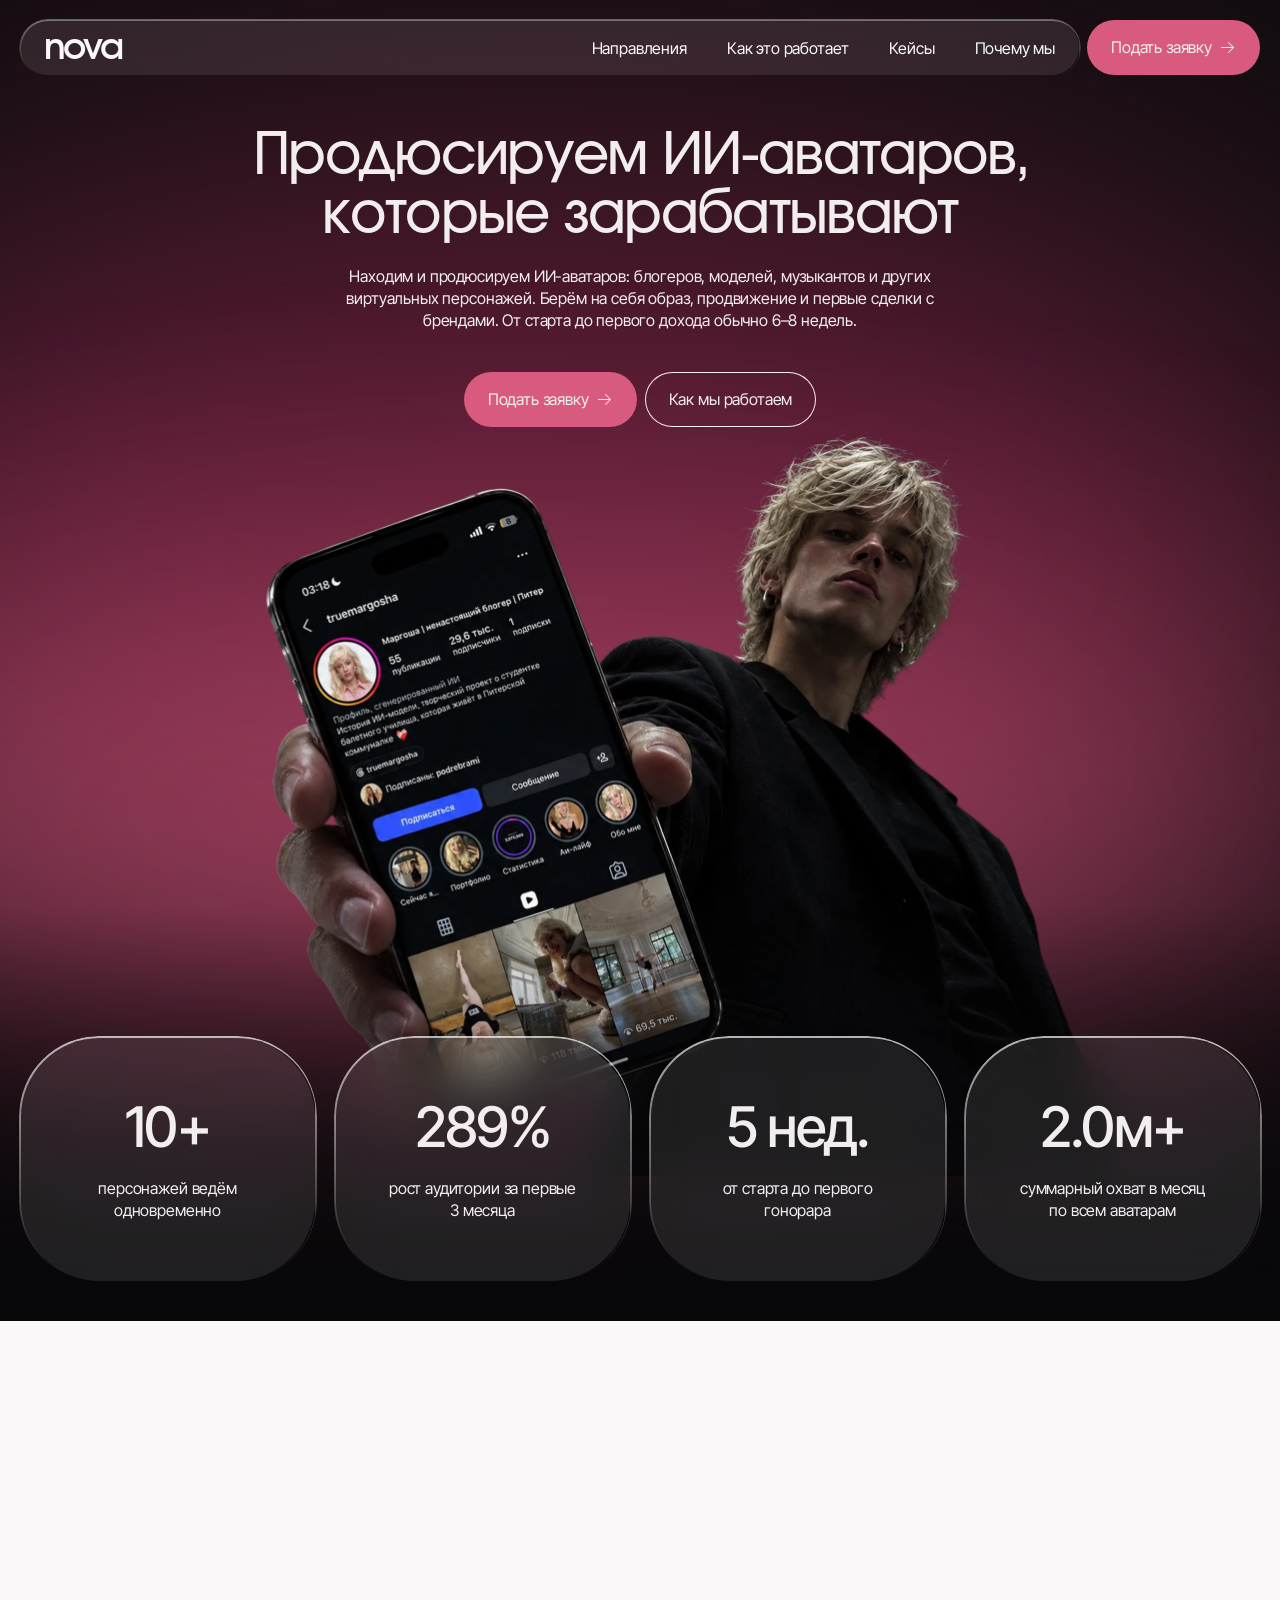
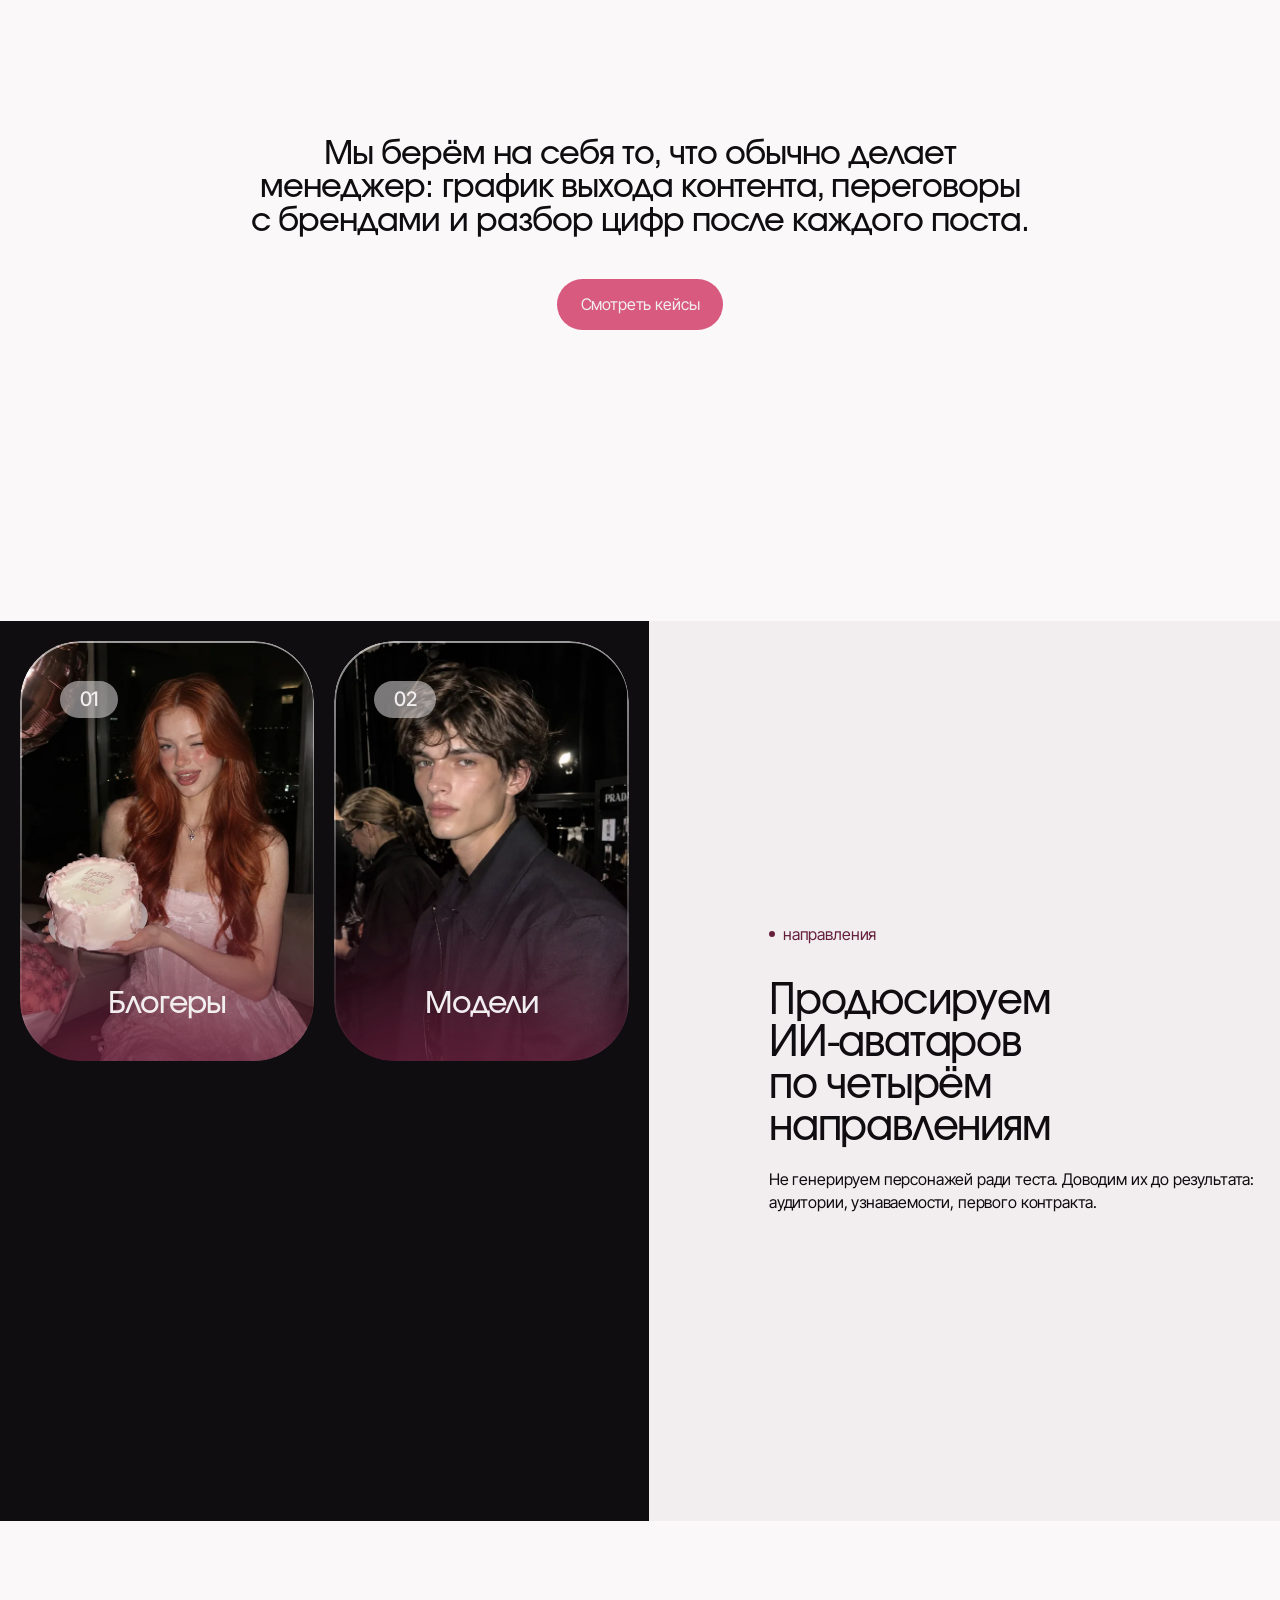
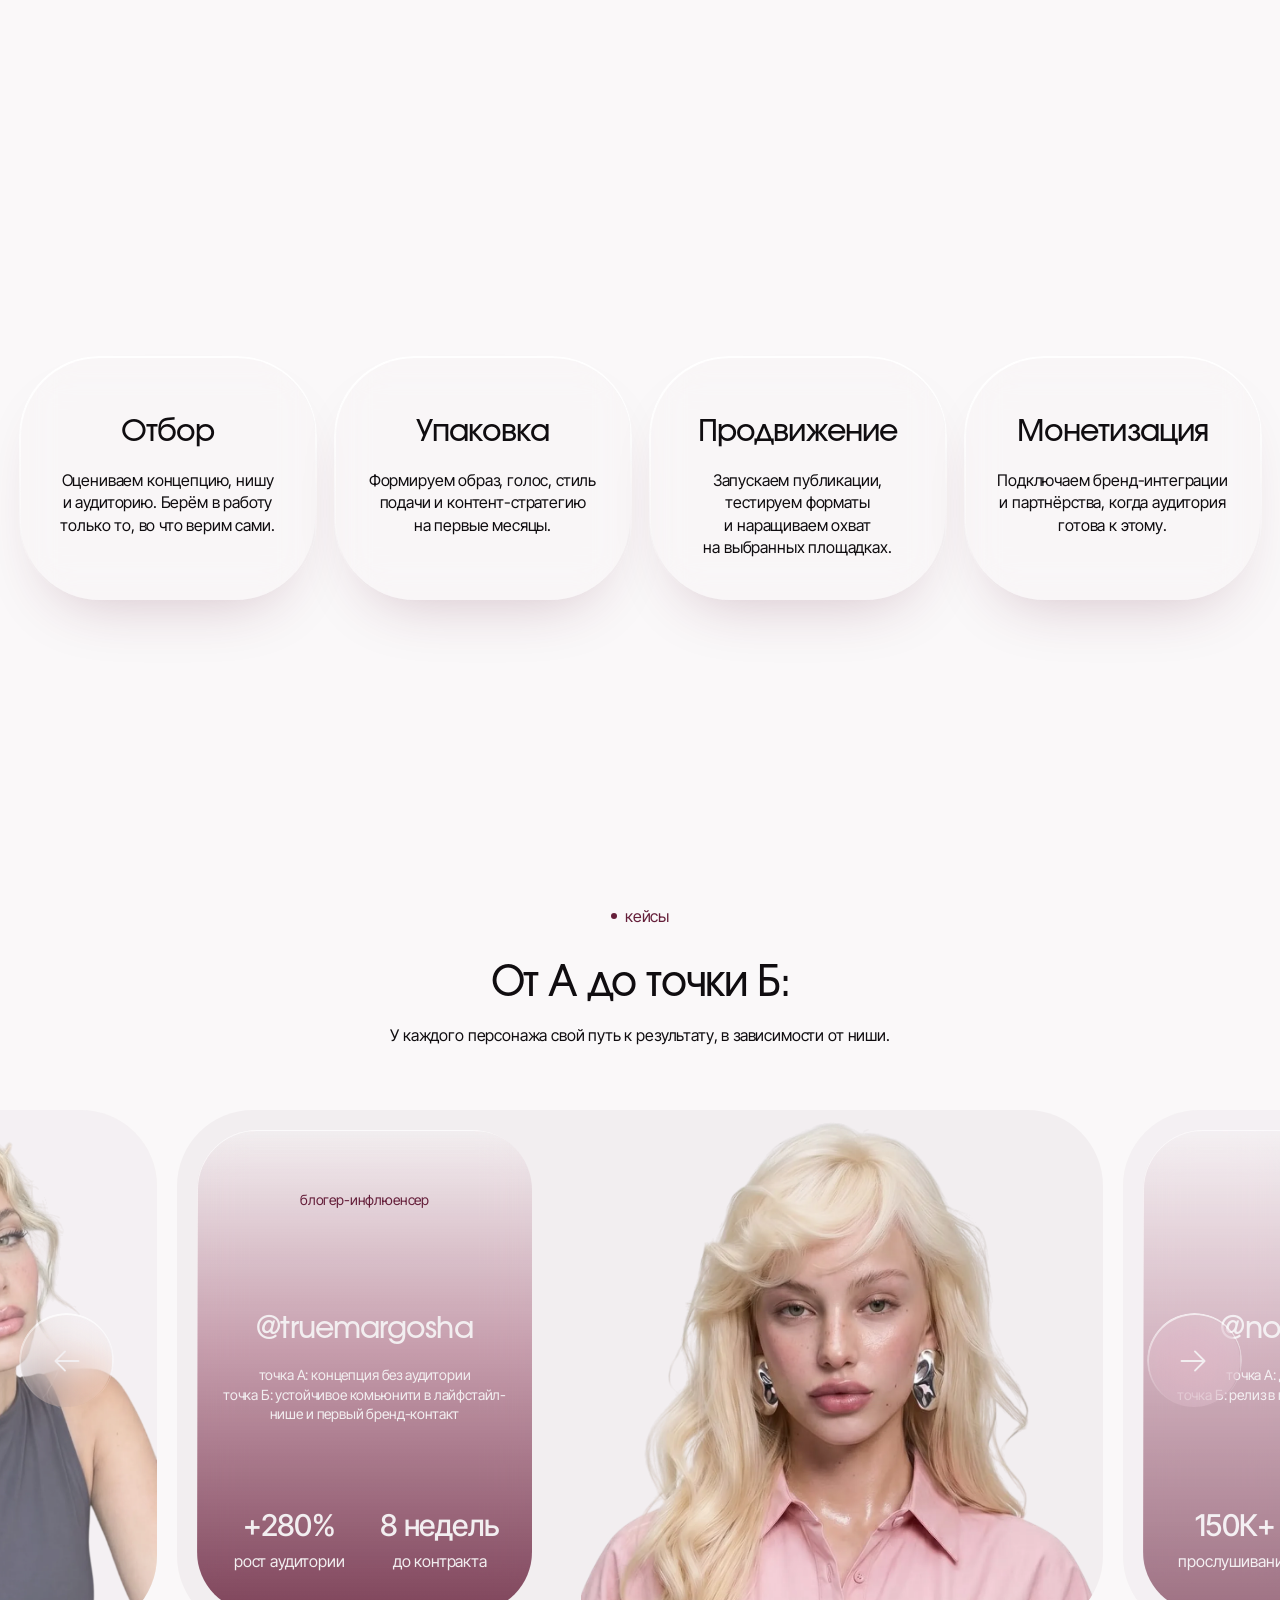
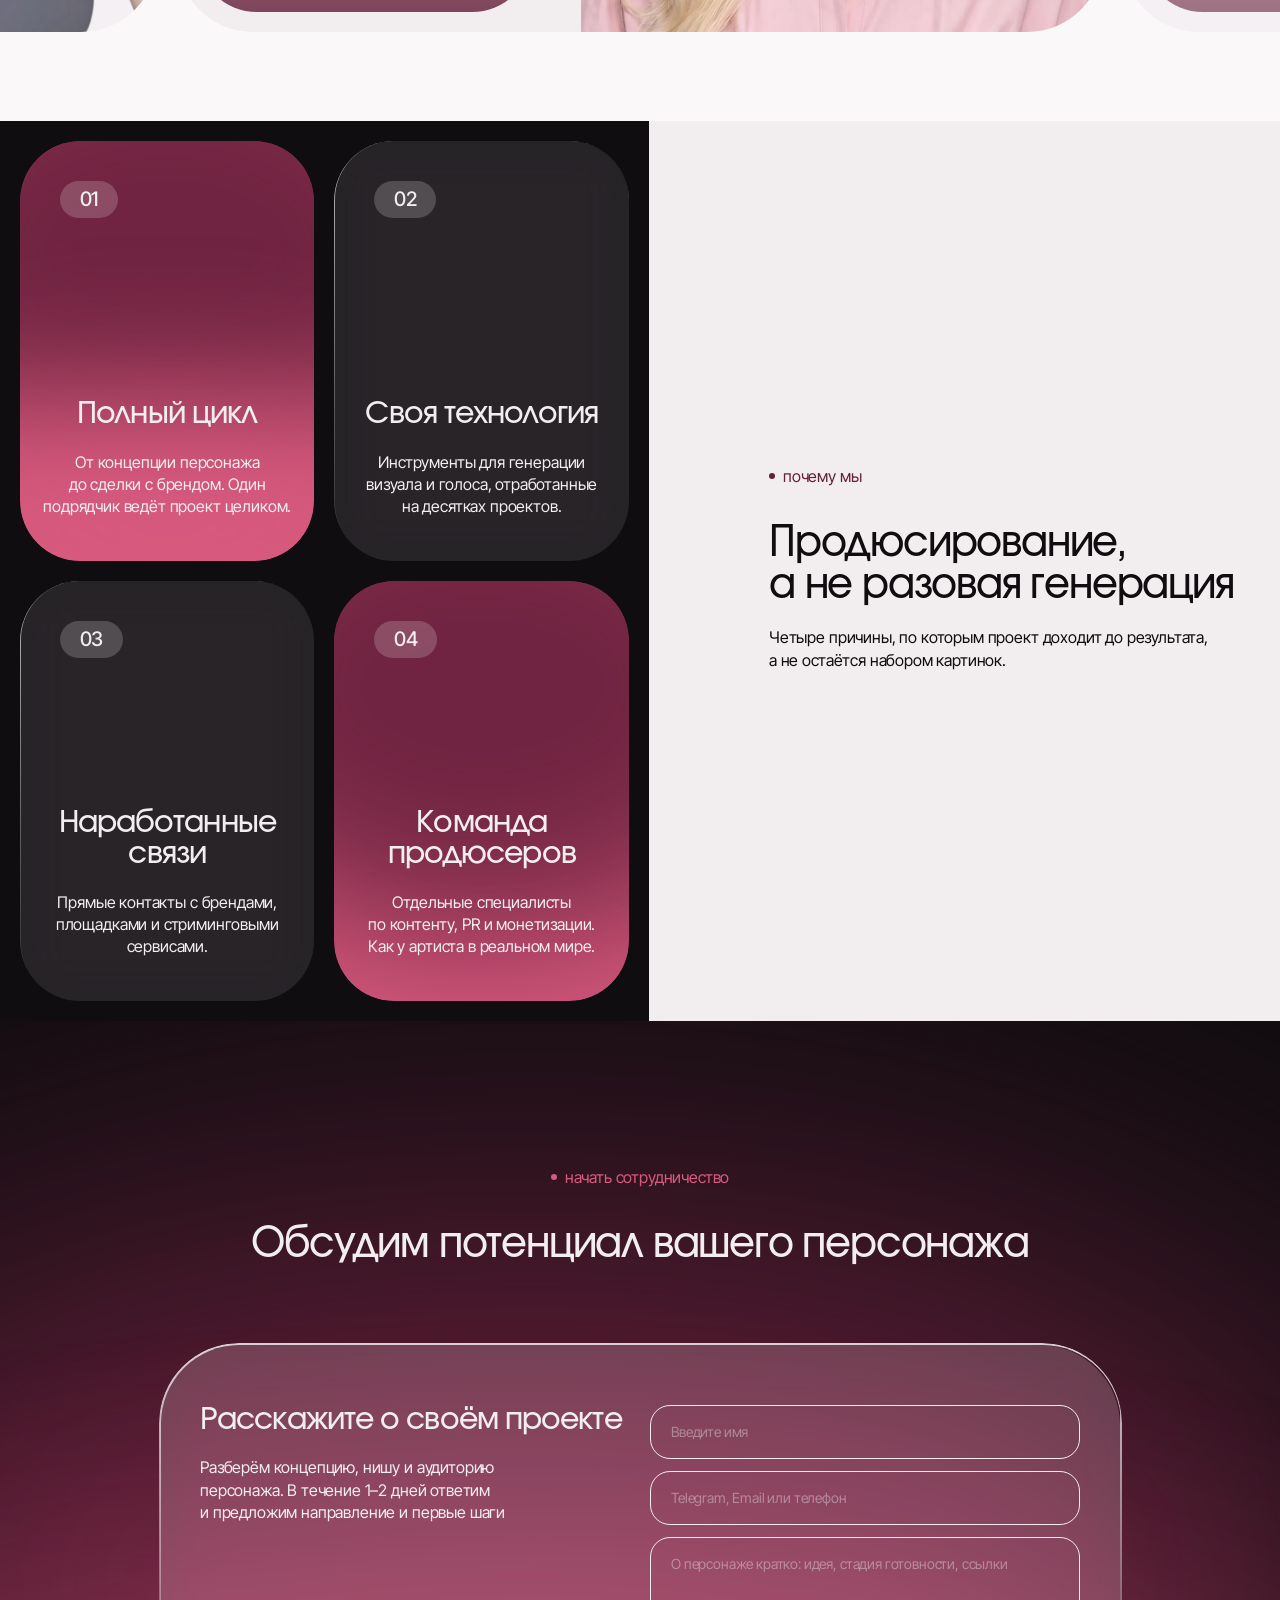
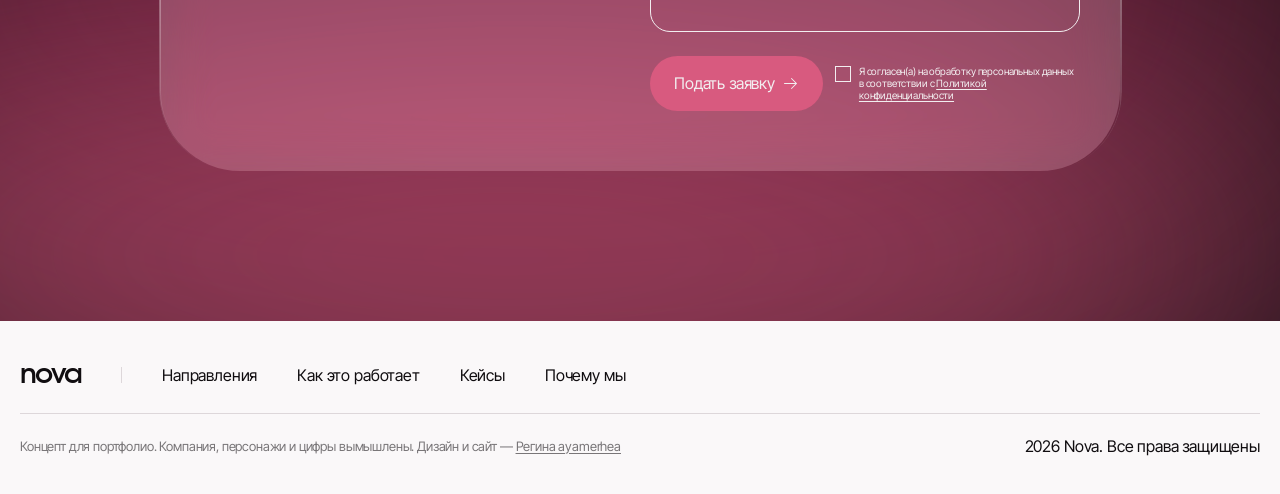
<file: nova/index.html>
<!doctype html>
<html lang="ru">
<head>
<meta charset="utf-8">
<meta name="viewport" content="width=device-width, initial-scale=1">
<title>Nova — продюсирование ИИ-аватаров</title>
<meta name="description" content="Находим и продюсируем ИИ-аватаров: блогеров, моделей, музыкантов и других виртуальных персонажей. От старта до первого дохода — 6–8 недель.">
<meta property="og:title" content="Nova — продюсирование ИИ-аватаров">
<meta property="og:description" content="ИИ-аватары, которые зарабатывают: образ, продвижение и первые сделки с брендами.">
<meta name="theme-color" content="#100D10">
<link rel="icon" href="img/favicon.svg" type="image/svg+xml">
<link rel="preload" href="fonts/Involve-Medium.woff2" as="font" type="font/woff2" crossorigin>
<link rel="stylesheet" href="style.css?v=11161315">
</head>
<body>

<header class="hdr">
  <div class="hdr__bar glass">
    <a class="logo" href="#top">nova</a>
    <nav class="hdr__nav">
      <a href="#directions">Направления</a><a href="#how">Как это работает</a><a href="#cases">Кейсы</a><a href="#why">Почему мы</a>
    </nav>
    <button class="burger" type="button" aria-label="Открыть меню" aria-expanded="false"><i></i><i></i><i></i></button>
  </div>
  <a class="btn btn--pink hdr__btn" href="#form">Подать заявку <svg><use href="#arr"/></svg></a>
</header>
<div class="mmenu" aria-hidden="true">
  <nav class="mmenu__nav">
    <a href="#directions">Направления</a><a href="#how">Как это работает</a><a href="#cases">Кейсы</a><a href="#why">Почему мы</a>
  </nav>
  <a class="btn btn--pink mmenu__btn" href="#form">Подать заявку <svg><use href="#arr"/></svg></a>
</div>

<!-- первый экран -->
<section class="hero" id="top">
  <i class="blob blob--1"></i><i class="blob blob--2"></i>
  <div class="hero__head reveal">
    <h1 class="h1">Продюсируем <span class="nw">ИИ-аватаров</span>,<br class="dbr"> которые зарабатывают</h1>
    <p class="hero__lead">Находим и продюсируем ИИ-аватаров: блогеров, моделей, музыкантов и других виртуальных персонажей. Берём на себя образ, продвижение и первые сделки с брендами. От старта до первого дохода обычно 6–8 недель.</p>
    <div class="hero__btns">
      <a class="btn btn--pink" href="#form">Подать заявку <svg><use href="#arr"/></svg></a>
      <a class="btn btn--line" href="#how">Как мы работаем</a>
    </div>
  </div>
  <img class="hero__img" src="img/hero.webp" alt="Продюсер держит телефон с профилем ИИ-блогера" width="959" height="747">
  <i class="hero__fade"></i>
  <div class="stats">
    <div class="stat glass"><b data-count="10" data-suf="+">10+</b><span>персонажей ведём одновременно</span></div>
    <div class="stat glass"><b data-count="289" data-suf="%">289%</b><span>рост аудитории за&nbsp;первые 3&nbsp;месяца</span></div>
    <div class="stat glass"><b data-count="5" data-suf=" нед.">5 нед.</b><span>от&nbsp;старта до&nbsp;первого гонорара</span></div>
    <div class="stat glass"><b data-count="2.0" data-dec="1" data-suf="м+">2.0м+</b><span>суммарный охват в&nbsp;месяц по&nbsp;всем аватарам</span></div>
  </div>
</section>

<!-- текстовый блок -->
<section class="text">
  <p class="text__big reveal">Красивая картинка сама по&nbsp;себе<br class="dbr"> не&nbsp;приносит доход</p>
  <p class="text__mid reveal">Мы&nbsp;берём на&nbsp;себя то, что обычно делает менеджер: график выхода контента, переговоры с&nbsp;брендами и&nbsp;разбор цифр после каждого поста.</p>
  <a class="btn btn--pink reveal" href="#cases">Смотреть кейсы</a>
</section>

<!-- направления -->
<section class="dir split" id="directions">
  <div class="sec-head dir__head reveal">
    <p class="nav-tag">направления</p>
    <h2 class="h2">Продюсируем <span class="nw">ИИ-аватаров</span><br class="dbr"> по&nbsp;четырём направлениям</h2>
    <p class="desc">Не&nbsp;генерируем персонажей ради теста. Доводим их до&nbsp;результата: аудитории, узнаваемости, первого контракта.</p>
  </div>
  <div class="dir__cards">
    <article class="pcard reveal"><div class="ph" style="--ph:url(img/dir-1.webp)"></div><i class="pcard__glow"></i><span class="num">01</span><h3>Блогеры</h3><div class="pcard__txt"><p>Образ, контент-стратегия и&nbsp;рост в&nbsp;соцсетях. Без выгорания и&nbsp;без камеры.</p></div></article>
    <article class="pcard reveal"><div class="ph" style="--ph:url(img/dir-2.webp)"></div><i class="pcard__glow"></i><span class="num">02</span><h3>Модели</h3><div class="pcard__txt"><p>Лица для fashion и&nbsp;beauty кампаний, доступные для съёмки в&nbsp;любое время.</p></div></article>
    <article class="pcard reveal"><div class="ph" style="--ph:url(img/dir-3.webp)"></div><i class="pcard__glow"></i><span class="num">03</span><h3>Музыканты</h3><div class="pcard__txt"><p>От&nbsp;первого трека до&nbsp;релиза на&nbsp;стриминговых площадках.</p></div></article>
    <article class="pcard reveal"><div class="ph" style="--ph:url(img/dir-4.webp)"></div><i class="pcard__glow"></i><span class="num">04</span><h3>Другие персонажи</h3><div class="pcard__txt"><p>Игровые, корпоративные и&nbsp;нишевые образы под конкретную задачу.</p></div></article>
  </div>
</section>

<!-- как это работает -->
<section class="how" id="how">
  <div class="sec-head sec-head--c reveal">
    <p class="nav-tag">как это работает</p>
    <h2 class="h2">Четыре этапа: от&nbsp;отбора до&nbsp;первого дохода</h2>
  </div>
  <div class="how__cards">
    <div class="step glass glass--light reveal"><h3>Отбор</h3><p>Оцениваем концепцию, нишу и&nbsp;аудиторию. Берём в&nbsp;работу только то, во&nbsp;что верим сами.</p></div>
    <div class="step glass glass--light reveal"><h3>Упаковка</h3><p>Формируем образ, голос, стиль подачи и&nbsp;контент-стратегию на&nbsp;первые месяцы.</p></div>
    <div class="step glass glass--light reveal"><h3>Продвижение</h3><p>Запускаем публикации, тестируем форматы и&nbsp;наращиваем охват на&nbsp;выбранных площадках.</p></div>
    <div class="step glass glass--light reveal"><h3>Монетизация</h3><p>Подключаем бренд-интеграции и&nbsp;партнёрства, когда аудитория готова к&nbsp;этому.</p></div>
  </div>
</section>

<!-- кейсы -->
<section class="cases" id="cases">
  <div class="sec-head sec-head--c reveal">
    <p class="nav-tag">кейсы</p>
    <h2 class="h2">От&nbsp;А&nbsp;до&nbsp;точки Б:</h2>
    <p class="desc">У&nbsp;каждого персонажа свой путь к&nbsp;результату, в&nbsp;зависимости от&nbsp;ниши.</p>
  </div>
  <div class="cases__wrap">
    <div class="cases__track"></div>
    <button class="round glass cases__arr cases__arr--prev" type="button" aria-label="Предыдущий кейс"><svg><use href="#arr"/></svg></button>
    <button class="round glass cases__arr cases__arr--next" type="button" aria-label="Следующий кейс"><svg><use href="#arr"/></svg></button>
  </div>
  <div class="dots"></div>
</section>

<!-- почему мы -->
<section class="why split" id="why">
  <div class="why__cards">
    <div class="wcard wcard--pink reveal"><i class="blob blob--c1"></i><i class="blob blob--c2"></i><span class="num">01</span><h3>Полный цикл</h3><p>От&nbsp;концепции персонажа до&nbsp;сделки с&nbsp;брендом. Один подрядчик ведёт проект целиком.</p></div>
    <div class="wcard glass reveal"><span class="num">02</span><h3>Своя технология</h3><p>Инструменты для генерации визуала и&nbsp;голоса, отработанные на&nbsp;десятках проектов.</p></div>
    <div class="wcard glass reveal"><span class="num">03</span><h3>Наработанные связи</h3><p>Прямые контакты с&nbsp;брендами, площадками и&nbsp;стриминговыми сервисами.</p></div>
    <div class="wcard wcard--pink reveal"><i class="blob blob--c1"></i><span class="num">04</span><h3>Команда продюсеров</h3><p>Отдельные специалисты по&nbsp;контенту, PR и&nbsp;монетизации. Как у&nbsp;артиста в&nbsp;реальном мире.</p></div>
  </div>
  <div class="sec-head why__head reveal">
    <p class="nav-tag">почему мы</p>
    <h2 class="h2">Продюсирование,<br> а&nbsp;не&nbsp;разовая генерация</h2>
    <p class="desc">Четыре причины, по&nbsp;которым проект доходит до&nbsp;результата,<br class="dbr"> а&nbsp;не&nbsp;остаётся набором картинок.</p>
  </div>
</section>

<!-- форма -->
<section class="cta" id="form">
  <i class="blob blob--1"></i><i class="blob blob--2"></i>
  <div class="sec-head sec-head--c reveal">
    <p class="nav-tag nav-tag--pink">начать сотрудничество</p>
    <h2 class="h2">Обсудим потенциал вашего персонажа</h2>
  </div>
  <form class="form glass reveal" novalidate>
    <div class="form__txt">
      <h3>Расскажите о&nbsp;своём проекте</h3>
      <p>Разберём концепцию, нишу и&nbsp;аудиторию персонажа. В&nbsp;течение 1–2 дней ответим и&nbsp;предложим направление и&nbsp;первые шаги</p>
    </div>
    <div class="form__fields">
      <input name="name" placeholder="Введите имя" autocomplete="name" required>
      <input name="contact" placeholder="Telegram, Email или телефон" required>
      <textarea name="about" placeholder="О персонаже кратко: идея, стадия готовности, ссылки" rows="3"></textarea>
      <div class="form__row">
        <button class="btn btn--pink" type="submit">Подать заявку <svg><use href="#arr"/></svg></button>
        <label class="check"><input type="checkbox" name="agree" required><i></i><span>Я&nbsp;согласен(а) на&nbsp;обработку персональных данных в&nbsp;соответствии с&nbsp;<a href="#">Политикой конфиденциальности</a></span></label>
      </div>
      <p class="form__done">Спасибо! Ответим в&nbsp;течение 1–2&nbsp;дней.</p>
    </div>
  </form>
</section>

<footer class="ftr">
  <div class="ftr__row">
    <a class="logo logo--dark" href="#top">nova</a>
    <nav class="ftr__nav"><a href="#directions">Направления</a><a href="#how">Как это работает</a><a href="#cases">Кейсы</a><a href="#why">Почему мы</a></nav>
  </div>
  <div class="ftr__row ftr__row--b">
    <p class="ftr__note">Концепт для портфолио. Компания, персонажи и&nbsp;цифры вымышлены. Дизайн и&nbsp;сайт&nbsp;— <a href="https://ayamerhea.github.io/cv/">Регина ayamerhea</a></p>
    <p>2026 Nova. Все права защищены</p>
  </div>
</footer>

<svg width="0" height="0" style="position:absolute" aria-hidden="true">
  <symbol id="arr" viewBox="0 0 24 23"><path fill="currentColor" d="M17.85 11.85l-5 5a.5.5 0 0 1-.7-.7L16.29 12H5.5a.5.5 0 0 1 0-1h10.79l-4.15-4.15a.5.5 0 0 1 .71-.7l5 5a.5.5 0 0 1 0 .7z"/></symbol>
</svg>

<script src="vendor/lenis.min.js"></script>
<script src="script.js?v=11161315"></script>
</body>
</html>
</file>
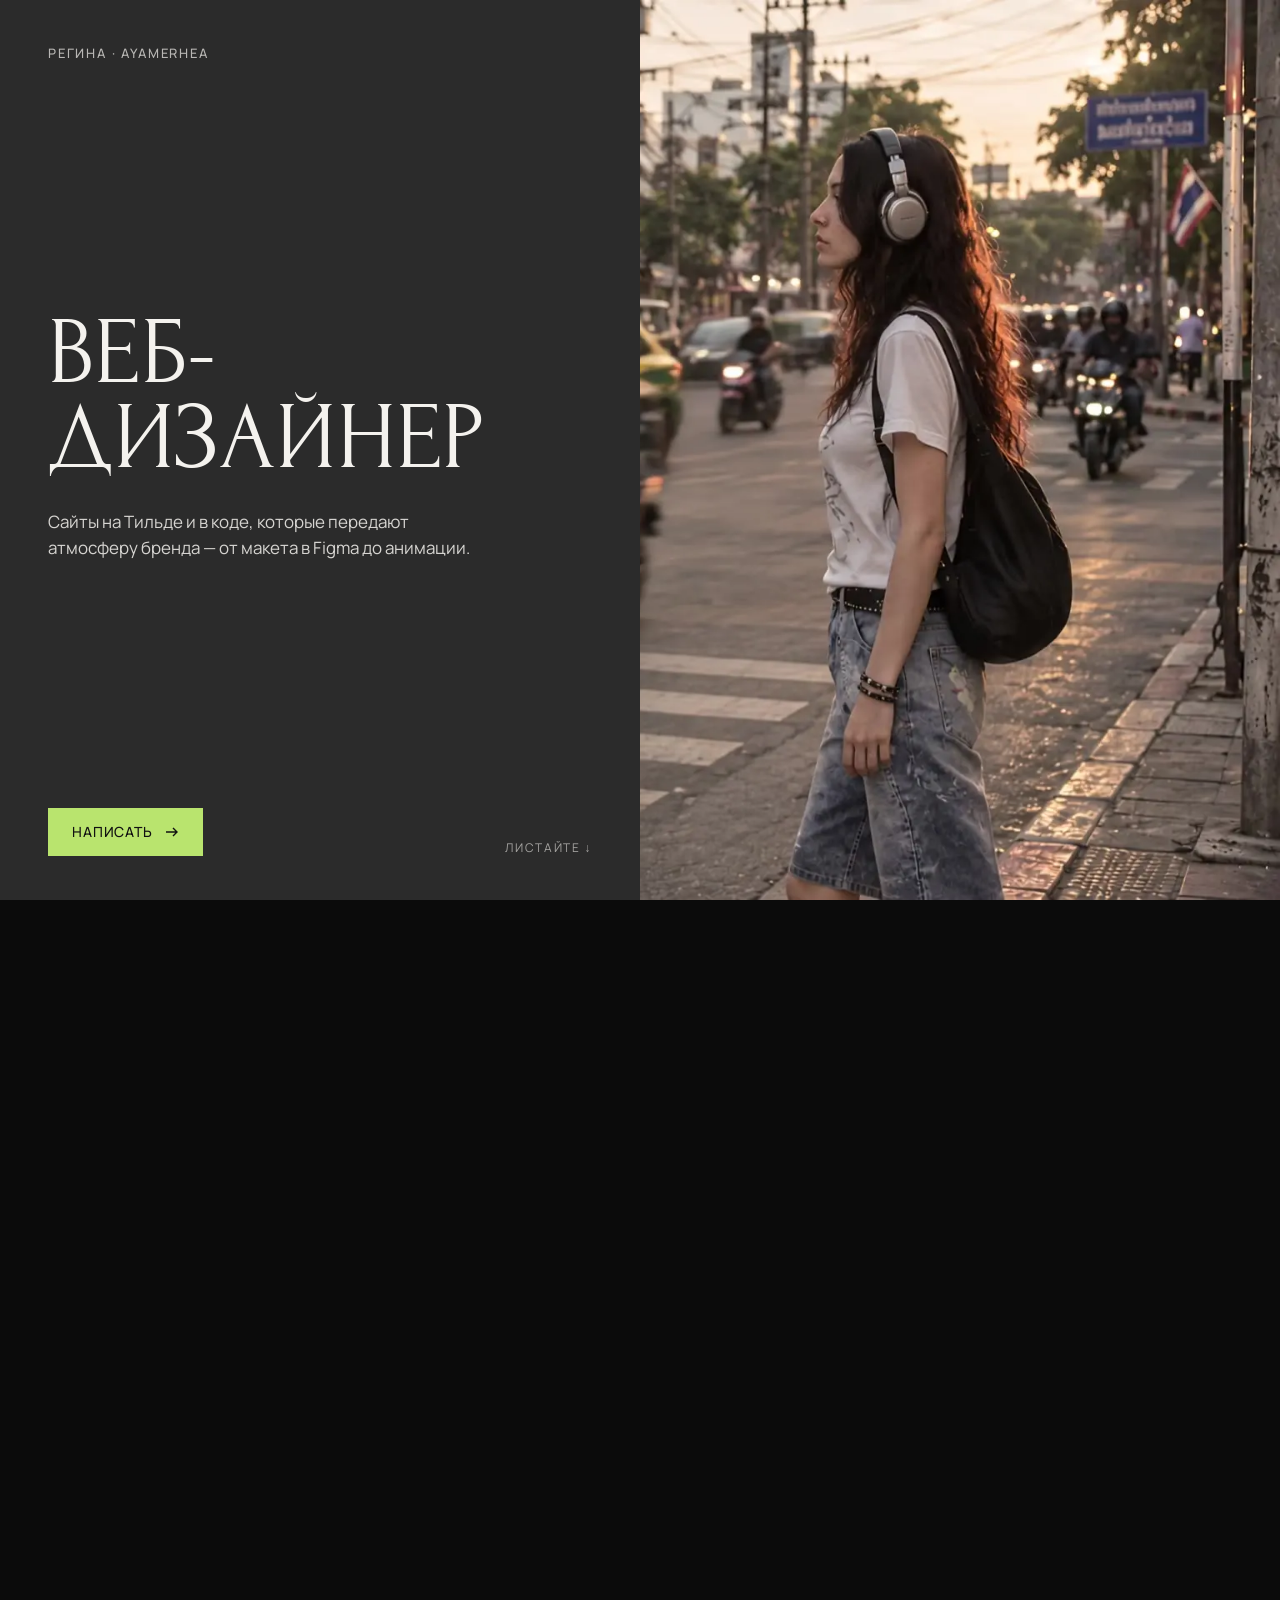
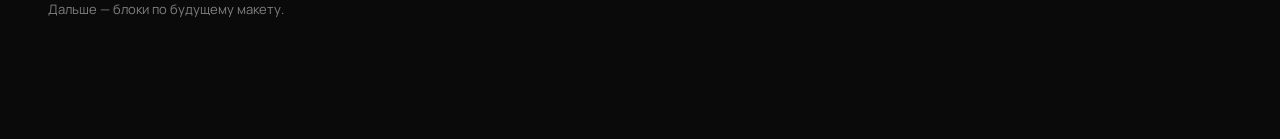
<file: portfolio/index.html>
<!doctype html>
<html lang="ru">
<head>
<meta charset="utf-8">
<meta name="viewport" content="width=device-width, initial-scale=1">
<title>Регина ayamerhea — веб-дизайнер</title>
<meta name="description" content="Прототип первого экрана портфолио: экран поделён пополам, тёмная половина переезжает вслед за героиней.">
<meta name="robots" content="noindex">
<meta name="theme-color" content="#0B0B0B">
<link rel="preload" href="media/street.webp" as="image">
<style>
@font-face{font-family:"Forum";src:url(fonts/Forum-cyr.woff2) format("woff2");unicode-range:U+0400-045F,U+0490-0491,U+04B0-04B1,U+2116;font-display:swap}
@font-face{font-family:"Forum";src:url(fonts/Forum-lat.woff2) format("woff2");unicode-range:U+0000-00FF,U+2000-206F;font-display:swap}
@font-face{font-family:"Manrope";font-weight:400;src:url(fonts/Manrope-cyr-400.woff2) format("woff2");unicode-range:U+0400-045F,U+0490-0491,U+04B0-04B1,U+2116;font-display:swap}
@font-face{font-family:"Manrope";font-weight:400;src:url(fonts/Manrope-lat-400.woff2) format("woff2");unicode-range:U+0000-00FF,U+2000-206F;font-display:swap}
@font-face{font-family:"Manrope";font-weight:500;src:url(fonts/Manrope-cyr-500.woff2) format("woff2");unicode-range:U+0400-045F,U+0490-0491,U+04B0-04B1,U+2116;font-display:swap}
@font-face{font-family:"Manrope";font-weight:500;src:url(fonts/Manrope-lat-500.woff2) format("woff2");unicode-range:U+0000-00FF,U+2000-206F;font-display:swap}
:root{--black:#2B2B2B;--deep:#0B0B0B;--white:#F4F2EE;--accent:#B9E46E}
*,*::before,*::after{box-sizing:border-box;margin:0;padding:0}
html{background:var(--deep);-webkit-text-size-adjust:100%}
html.lenis{height:auto}.lenis.lenis-smooth{scroll-behavior:auto!important}
body{background:var(--deep);color:var(--white);font:400 15px/1.45 Manrope,Arial,sans-serif;-webkit-font-smoothing:antialiased;overflow-x:clip}
a{color:inherit;text-decoration:none}

.hero{position:relative;height:520vh}
.hero__pin{position:sticky;top:0;height:100vh;height:100svh;overflow:hidden;background:var(--black)}
/* две половины под видео: улица справа, комната слева; видимую часть режет тёмная панель */
.box{position:absolute;top:0;bottom:0;width:50%;overflow:hidden}
.box--street{right:0}
.box--room{left:0;clip-path:inset(0 100% 0 0)}
.box video{position:absolute;inset:0;width:100%;height:100%;object-fit:cover}
.box--street video{object-position:100% 50%}
.box--room video{object-position:45% 50%}
.loop{transition:opacity .35s ease}
.loop.is-off{opacity:0}

/* тёмная панель — она же полоса */
.panel{position:absolute;top:0;bottom:0;left:0;width:50%;background:var(--black);z-index:3;will-change:transform}
.panel__state{position:absolute;inset:44px 48px;display:flex;flex-direction:column;justify-content:space-between;transition:opacity .5s ease,transform .7s cubic-bezier(.2,.8,.2,1)}
.panel__state--b{opacity:0;transform:translateY(24px);pointer-events:none}
.hero.is-b .panel__state--a{opacity:0;transform:translateY(-24px);pointer-events:none}
.hero.is-b .panel__state--b{opacity:1;transform:none;pointer-events:auto}
.tag{font-weight:500;font-size:13px;letter-spacing:.14em;text-transform:uppercase;opacity:.7}
.big{font:400 clamp(56px,7.4vw,150px)/.9 Forum,serif;text-transform:uppercase;letter-spacing:.005em}
.lead{max-width:440px;margin-top:28px;font-size:17px;line-height:1.5;opacity:.85}
.row{display:flex;justify-content:space-between;align-items:flex-end;gap:24px}
.btn{display:inline-flex;align-items:center;gap:12px;height:48px;padding:0 24px;background:var(--accent);color:#111;font-weight:500;font-size:14px;letter-spacing:.06em;text-transform:uppercase}
.btn svg,.more svg{width:14px;height:14px;transition:transform .4s cubic-bezier(.2,.8,.2,1)}
.btn:hover svg,.more:hover svg{transform:translateX(4px)}
.hint{font-size:12px;letter-spacing:.14em;text-transform:uppercase;opacity:.6}
.list{list-style:none;border-top:1px solid rgba(255,255,255,.18)}
.list a{display:flex;justify-content:space-between;align-items:baseline;gap:20px;padding:22px 0;border-bottom:1px solid rgba(255,255,255,.18);transition:padding .5s cubic-bezier(.2,.8,.2,1),color .3s}
.list b{font:400 clamp(30px,2.9vw,56px)/1 Forum,serif;text-transform:uppercase}
.list span{font-size:13px;opacity:.6;text-align:right}
.list a:hover{padding-left:12px;color:var(--accent)}
.more{font-weight:500;font-size:13px;letter-spacing:.12em;text-transform:uppercase;display:inline-flex;gap:10px;align-items:center}

.after{padding:120px 48px;background:var(--deep);font-size:13px;opacity:.5}

/* телефон и узкие окна: половины друг над другом, панель едет сверху вниз */
@media (max-width:760px), (max-aspect-ratio:1/1){
  .box{left:0;right:0;width:auto;height:50%}
  .box--street{top:auto;bottom:0}
  .box--room{top:0;bottom:auto;clip-path:inset(0 0 100% 0)}
  .box--street video{object-position:72% 50%}
  .box--room video{object-position:30% 50%}
  .panel{left:0;right:0;width:auto;top:0;bottom:auto;height:50%}
  .panel__state{inset:24px 20px}
  .big{font-size:54px}
  .lead{font-size:14px;margin-top:14px}
  .btn{height:40px;padding:0 16px;font-size:12px}
  .list a{padding:12px 0}
  .list b{font-size:26px}
  .list span{display:none}
  .after{padding:80px 20px}
}
</style>
</head>
<body>

<section class="hero">
  <div class="hero__pin">
    <div class="box box--room">
      <video class="v-room" muted playsinline preload="auto" poster="media/room.webp"></video>
    </div>
    <div class="box box--street">
      <video class="v-walk" muted playsinline preload="auto"></video>
      <video class="loop" muted playsinline loop autoplay preload="auto" poster="media/street.webp"></video>
    </div>

    <div class="panel">
      <div class="panel__state panel__state--a">
        <p class="tag">Регина · ayamerhea</p>
        <div>
          <h1 class="big">Веб-<br>дизайнер</h1>
          <p class="lead">Сайты на&nbsp;Тильде и&nbsp;в&nbsp;коде, которые передают атмосферу бренда&nbsp;— от&nbsp;макета в&nbsp;Figma до&nbsp;анимации.</p>
        </div>
        <div class="row">
          <a class="btn" href="https://t.me/ayamerhea">Написать <svg viewBox="0 0 14 14"><path d="M1 7h11M8 3l4 4-4 4" fill="none" stroke="currentColor" stroke-width="1.4"/></svg></a>
          <span class="hint">листайте ↓</span>
        </div>
      </div>
      <div class="panel__state panel__state--b">
        <p class="tag">Избранные проекты</p>
        <ul class="list">
          <li><a href="../ember/"><b>Ember Agency</b><span>продюсерский центр</span></a></li>
          <li><a href="../formula/"><b>Формула</b><span>клиника эстетической медицины</span></a></li>
          <li><a href="#after"><b>Модуль К</b><span>модульные дома · Тильда</span></a></li>
        </ul>
        <a class="more" href="#after">Все проекты <svg viewBox="0 0 14 14"><path d="M1 7h11M8 3l4 4-4 4" fill="none" stroke="currentColor" stroke-width="1.4"/></svg></a>
      </div>
    </div>
  </div>
</section>

<section class="after" id="after">Дальше — блоки по будущему макету.</section>

<script src="vendor/lenis.min.js"></script>
<script>
(function () {
  const $ = s => document.querySelector(s);
  const clamp = (v, a, b) => Math.min(b, Math.max(a, v));
  const ease = t => t < .5 ? 2 * t * t : 1 - Math.pow(-2 * t + 2, 2) / 2;

  const mq = matchMedia('(max-width:760px), (max-aspect-ratio:1/1)');
  const small = matchMedia('(max-width:760px)').matches;
  const walk = $('.v-walk'), room = $('.v-room'), loop = $('.loop');
  walk.src = small ? 'media/walk-m.mp4' : 'media/walk.mp4';
  room.src = small ? 'media/room-m.mp4' : 'media/room.mp4';
  loop.src = small ? 'media/street-loop-m.mp4' : 'media/street-loop.mp4';
  const WALK_END = 2.35, ROOM_END = 4.95;

  const hero = $('.hero'), panel = $('.panel'), boxStreet = $('.box--street'), boxRoom = $('.box--room');

  // плавная перемотка ролика к нужному времени
  const scrubber = v => ({ v, cur: 0, target: 0, step() {
    this.cur += (this.target - this.cur) * .2;
    if (Math.abs(v.currentTime - this.cur) > .015 && !v.seeking) v.currentTime = this.cur;
  } });
  const sw = scrubber(walk), sr = scrubber(room);
  let scrub = false;
  const playLoop = () => { const p = loop.play(); if (p) p.catch(() => {}); };
  loop.addEventListener('loadeddata', playLoop);
  walk.addEventListener('seeked', () => { if (scrub) loop.classList.add('is-off'); });

  const frame = () => {
    const r = hero.getBoundingClientRect(), vh = innerHeight;
    const p = clamp(-r.top / (r.height - vh), 0, 1);
    const vert = mq.matches;

    // 0–.42 идёт к панели; .12–.52 панель едет ей навстречу и накрывает; .3–.88 входит в комнату и садится
    const pWalk = clamp(p / .42, 0, 1);
    const pMove = ease(clamp((p - .12) / .4, 0, 1));
    const pRoom = clamp((p - .3) / .58, 0, 1);

    if (p > .002) { if (!scrub) { scrub = true; sw.cur = 0; walk.currentTime = 0; } }
    else if (scrub) { scrub = false; loop.classList.remove('is-off'); playLoop(); }
    sw.target = pWalk * WALK_END; sr.target = pRoom * ROOM_END;
    if (scrub) sw.step();
    sr.step();

    // панель переезжает из левой (верхней) половины в правую (нижнюю)
    const m = (pMove * 100).toFixed(3), rest = (100 - pMove * 100).toFixed(3);
    if (vert) {
      panel.style.transform = `translateY(${m}%)`;
      boxRoom.style.clipPath = `inset(0 0 ${rest}% 0)`;
      boxStreet.style.clipPath = `inset(${m}% 0 0 0)`;
    } else {
      panel.style.transform = `translateX(${m}%)`;
      boxRoom.style.clipPath = `inset(0 ${rest}% 0 0)`;
      boxStreet.style.clipPath = `inset(0 0 0 ${m}%)`;
    }
    hero.classList.toggle('is-b', pMove > .5);
    requestAnimationFrame(frame);
  };
  requestAnimationFrame(frame);

  if (window.Lenis && matchMedia('(pointer:fine)').matches) {
    const lenis = new Lenis({ lerp: .09 });
    const raf = t => { lenis.raf(t); requestAnimationFrame(raf); };
    requestAnimationFrame(raf);
  }
})();
</script>
</body>
</html>
</file>
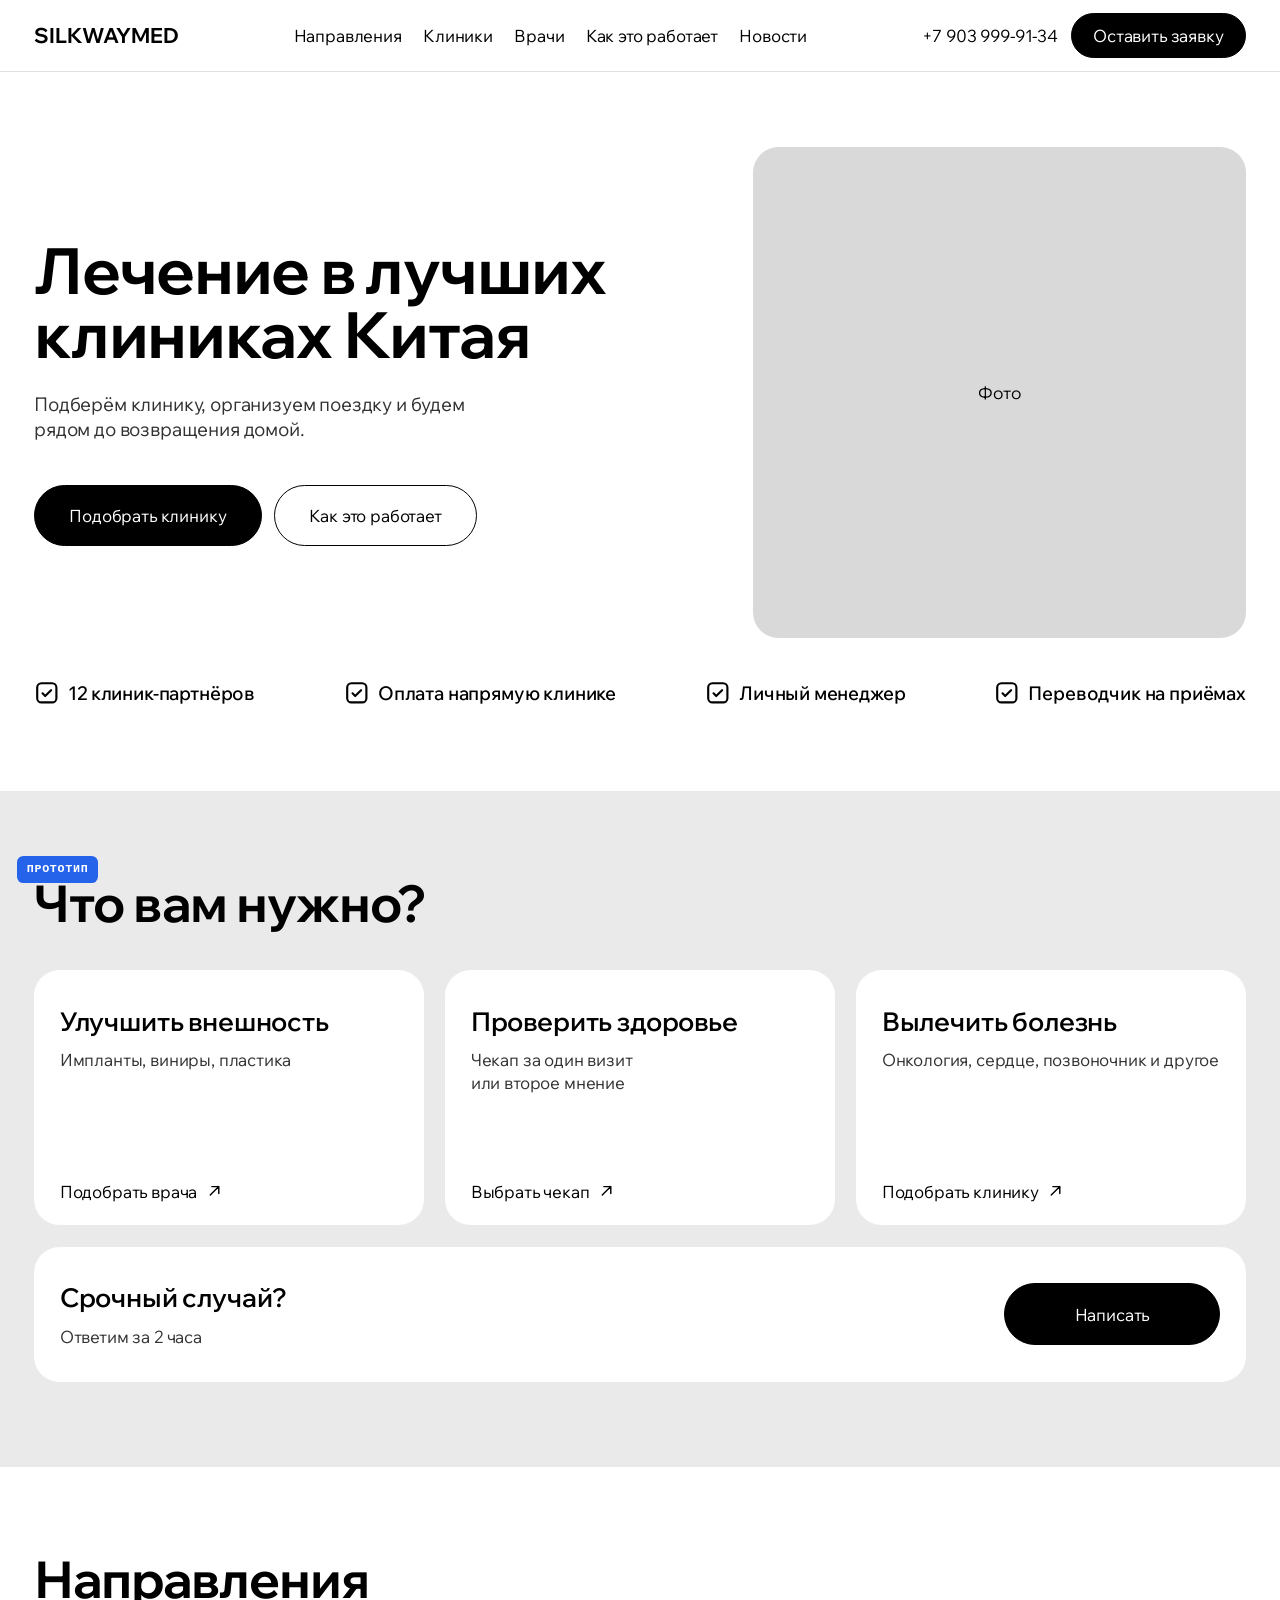
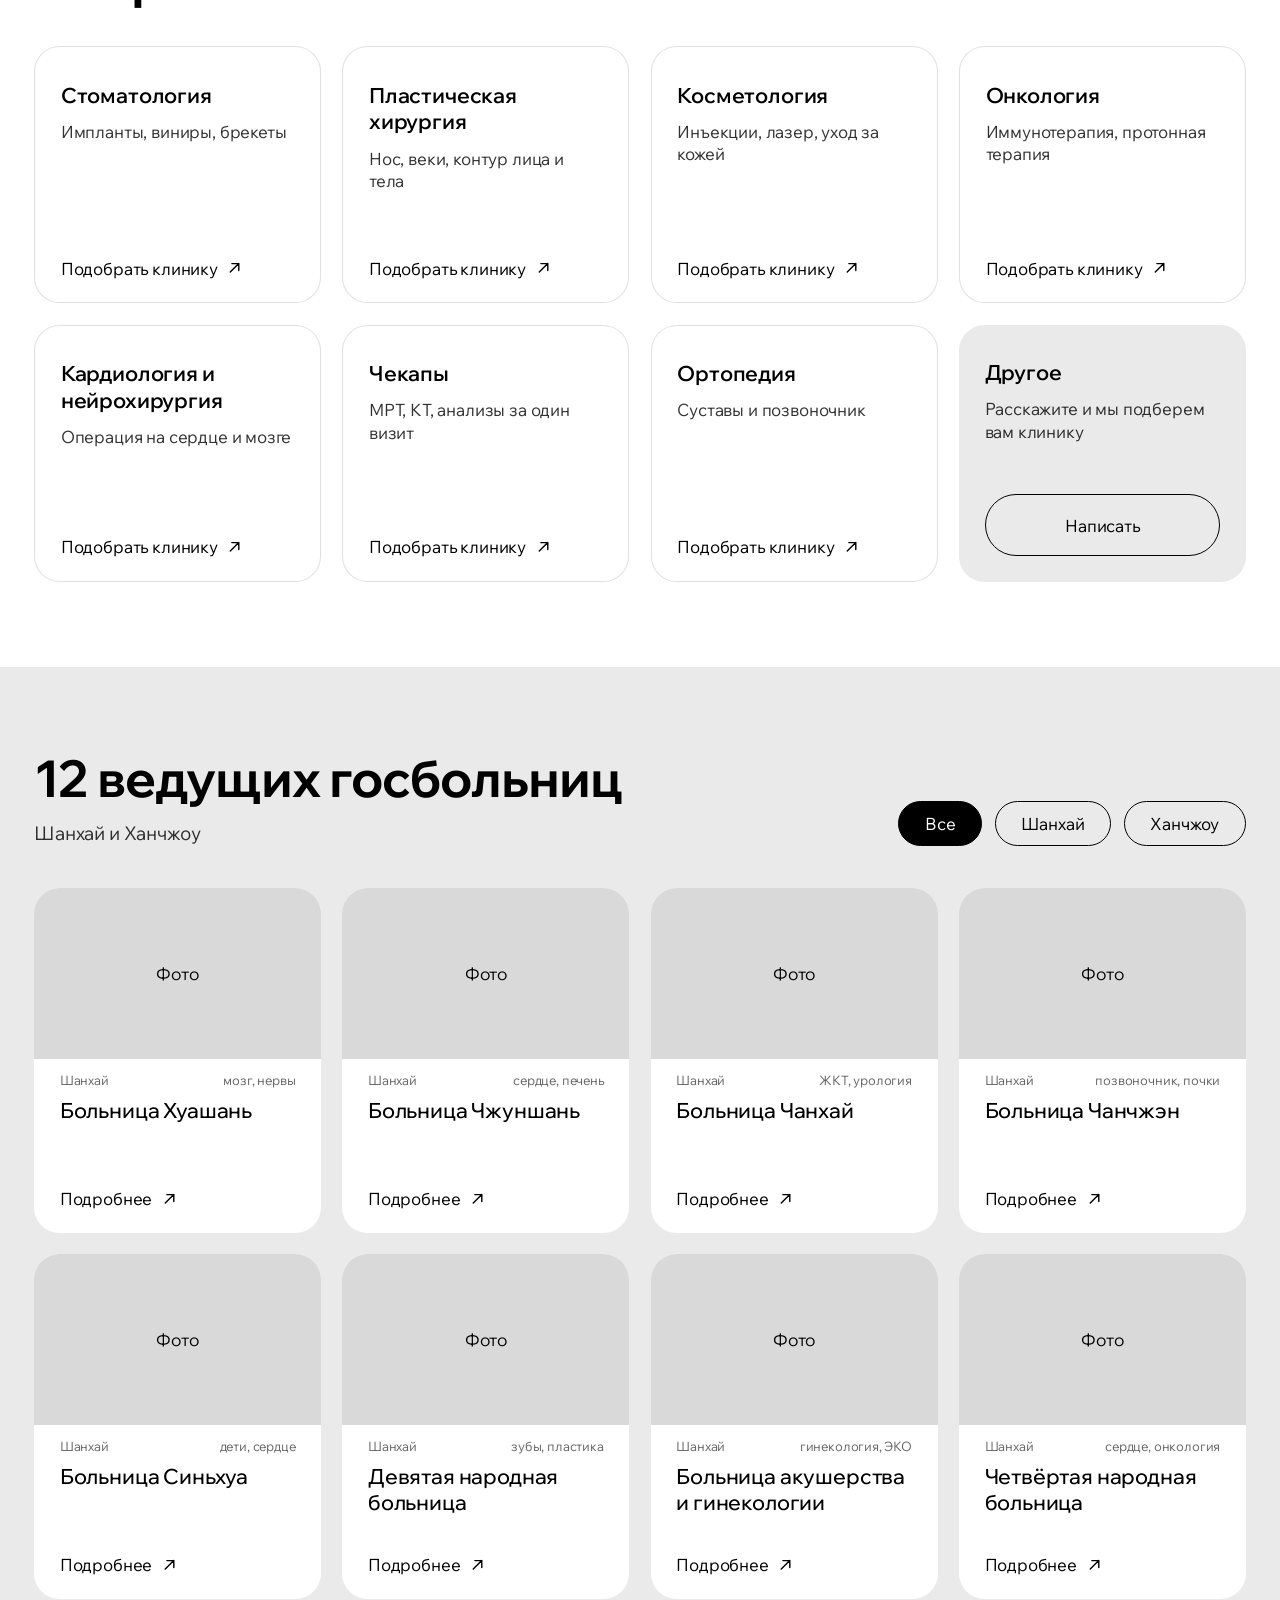
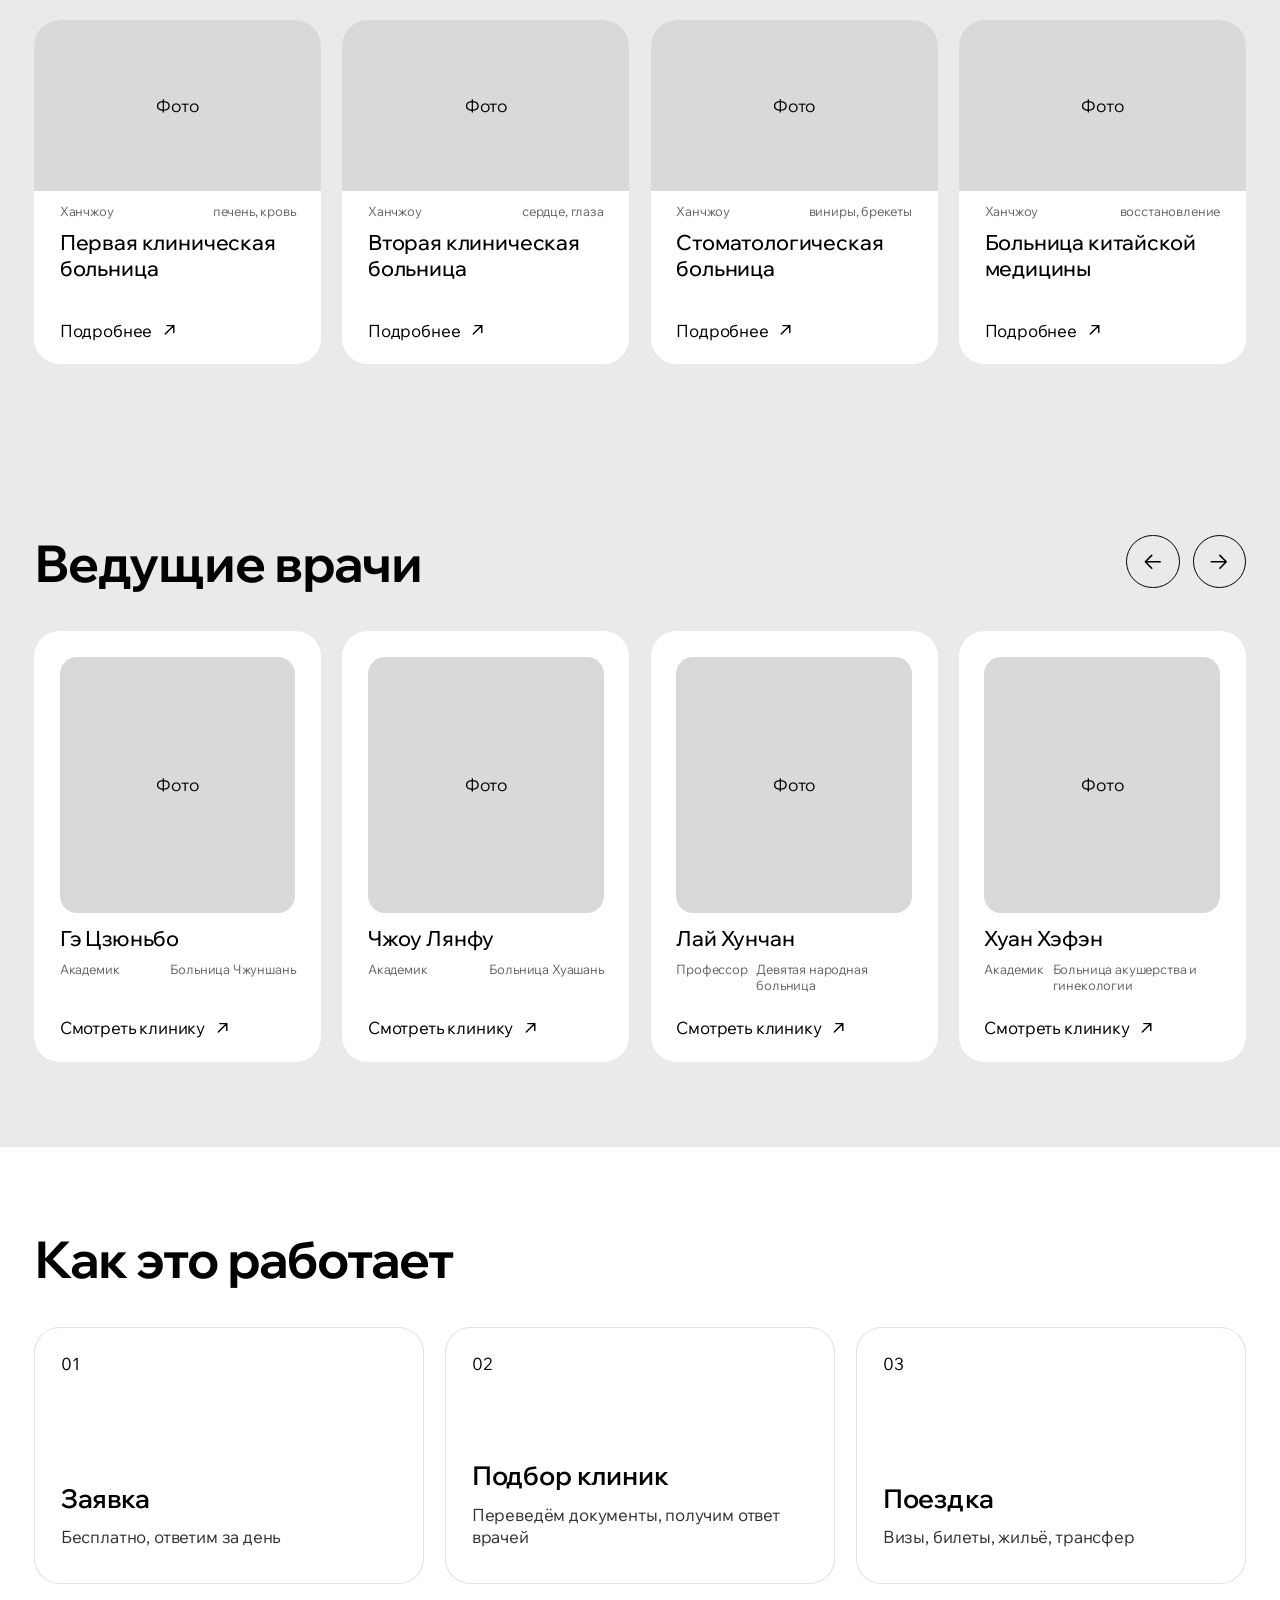
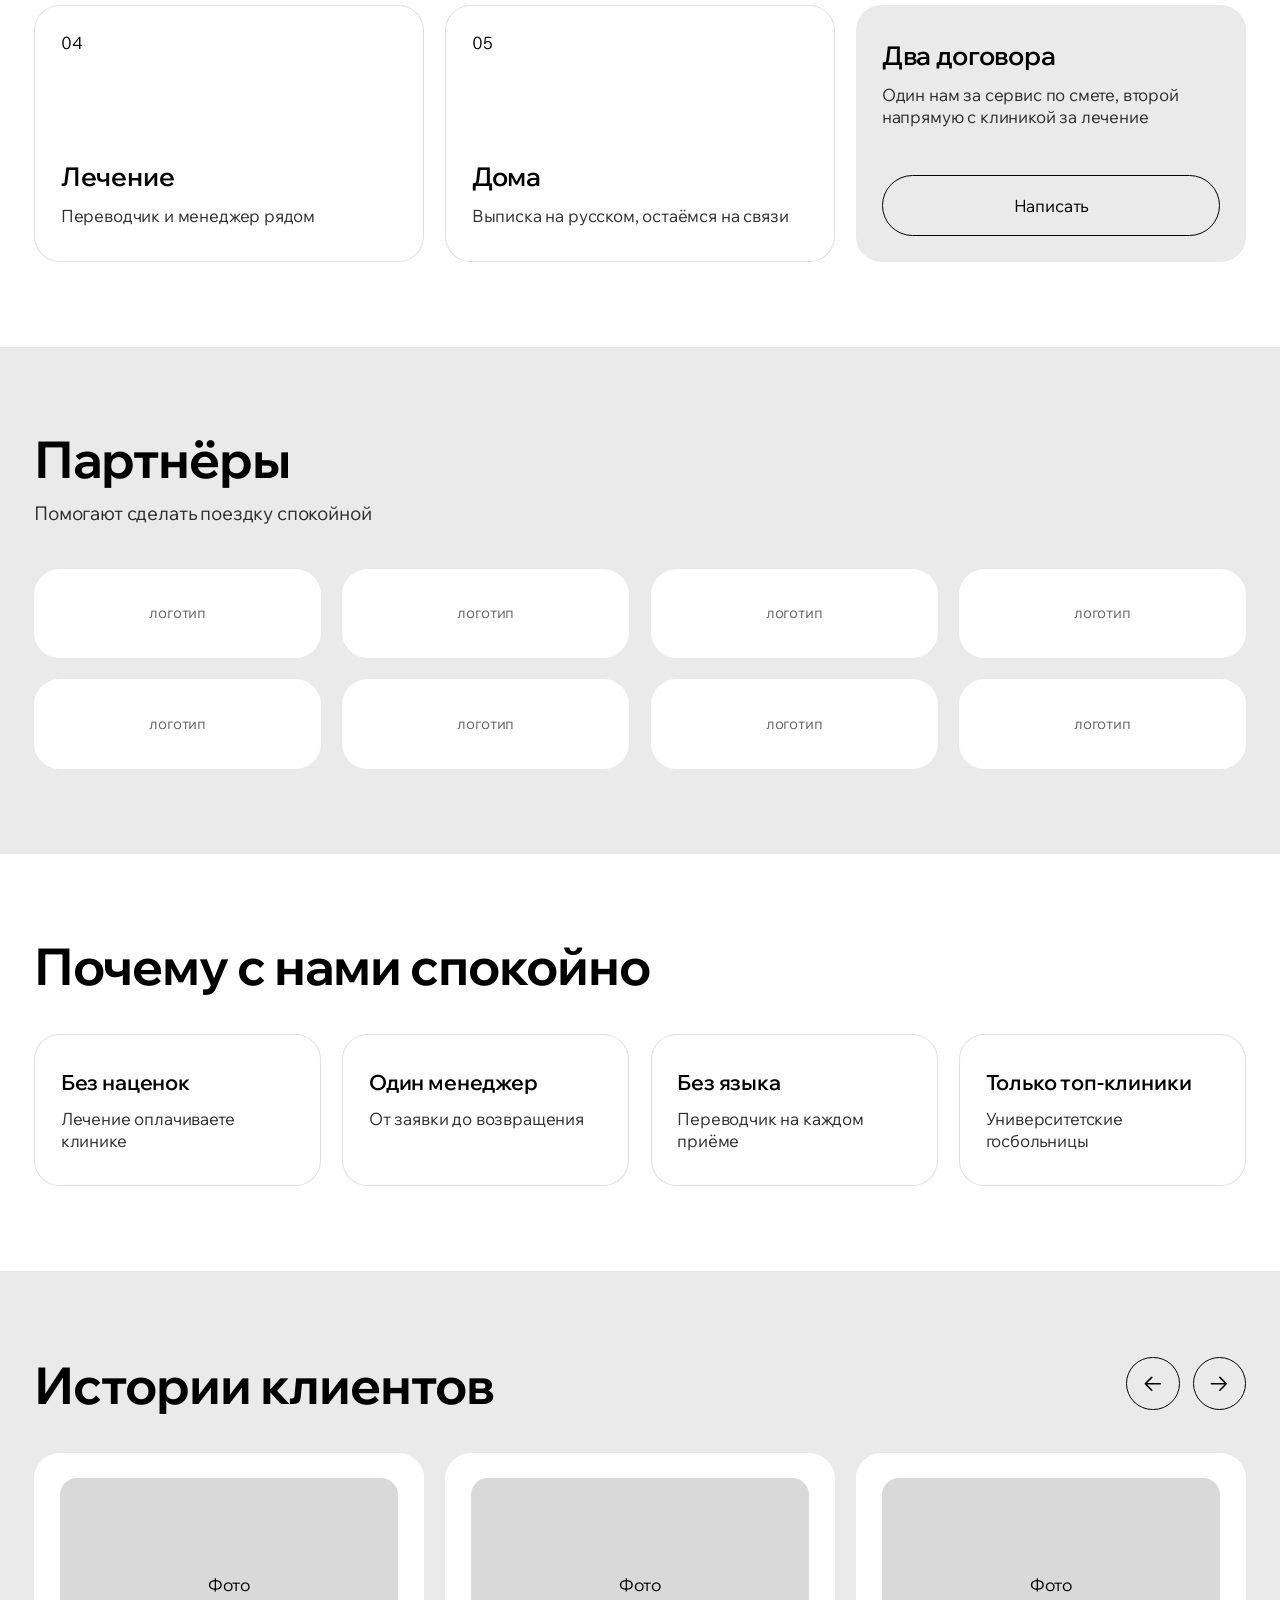
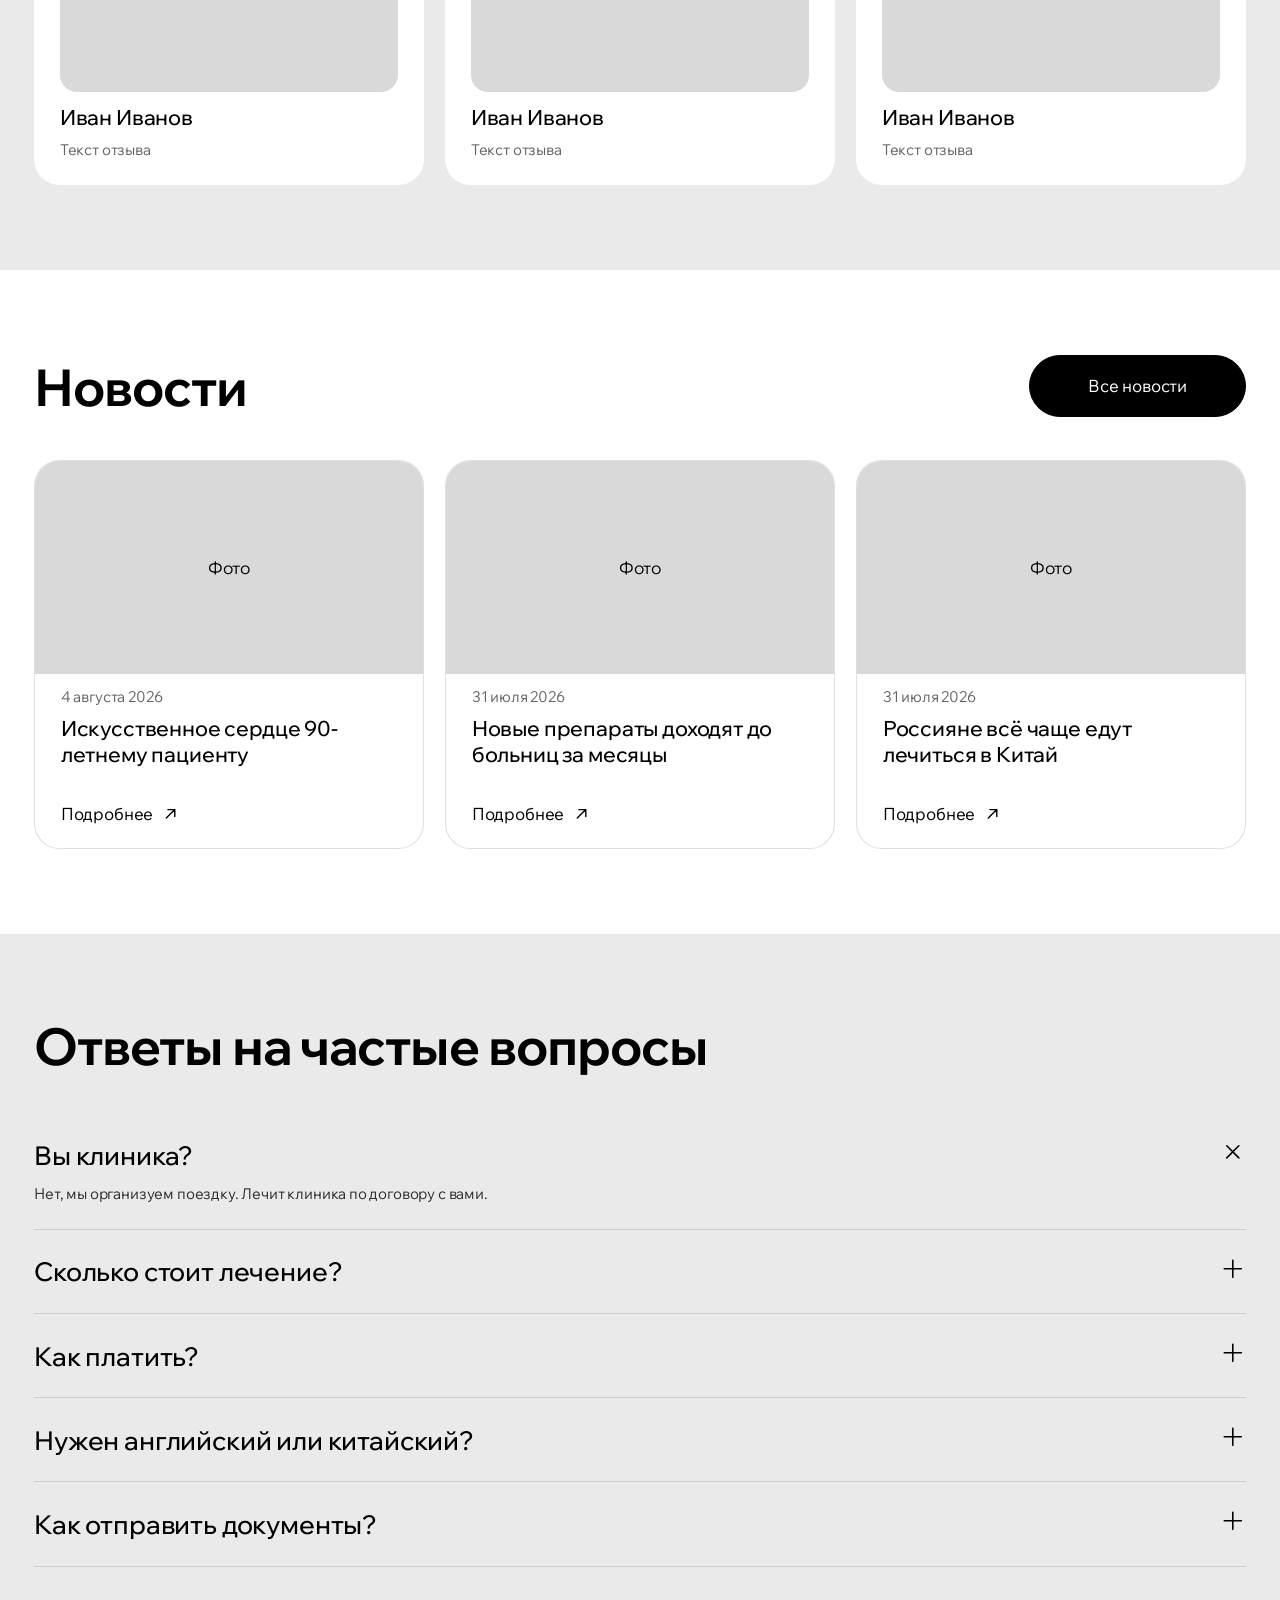
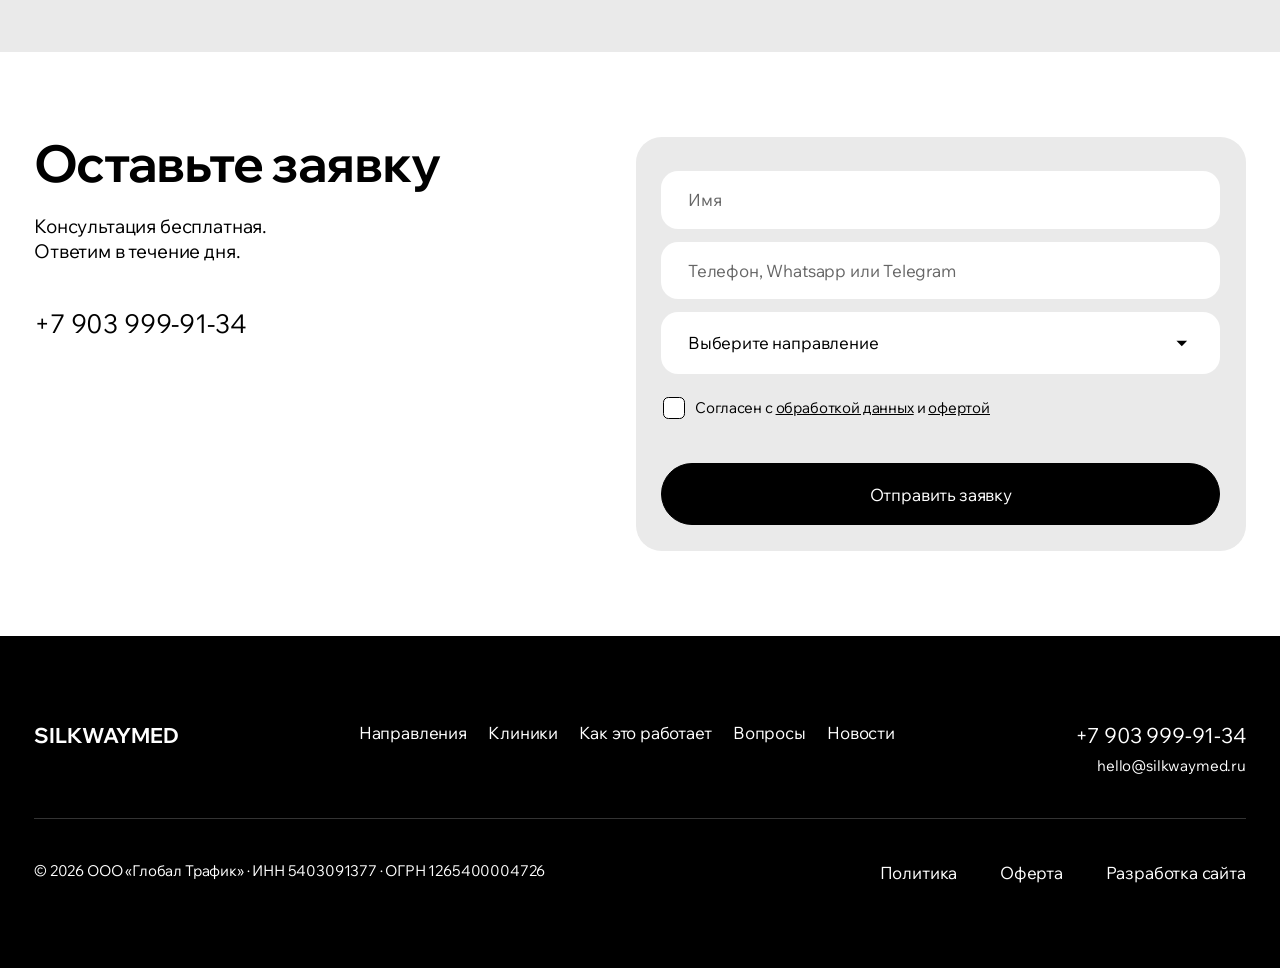
<file: silkwaymed/index.html>
<!doctype html>
<html lang="ru">
<head>
<meta charset="utf-8">
<meta name="viewport" content="width=device-width, initial-scale=1">
<meta name="robots" content="noindex, nofollow">
<title>Silkway Med — лечение в лучших клиниках Китая</title>
<link rel="preconnect" href="https://fonts.googleapis.com">
<link rel="preconnect" href="https://fonts.gstatic.com" crossorigin>
<link href="https://fonts.googleapis.com/css2?family=Wix+Madefor+Display:wght@400;500;600;700&family=Wix+Madefor+Text:wght@400;500;600&display=swap" rel="stylesheet">
<link rel="stylesheet" href="style.css">
<script src="autoscale.js"></script>
</head>
<body data-page="home">
<div id="hdr"></div>

<main>
<!-- Первый экран -->
<section class="hero" id="top">
  <div class="wrap">
    <div class="hero__in">
      <div class="hero__text">
        <div>
          <h1 class="h1">Лечение в лучших клиниках Китая</h1>
          <p class="lead">Подберём клинику, организуем поездку и будем рядом до возвращения домой.</p>
        </div>
        <div class="btns">
          <a href="#lead" class="btn">Подобрать клинику</a>
          <a href="#how" class="btn btn--line">Как это работает</a>
        </div>
      </div>
      <div class="ph hero__img">Фото</div>
    </div>
    <ul class="checks">
      <li data-i="check"><span>12 клиник-партнёров</span></li>
      <li data-i="check"><span>Оплата напрямую клинике</span></li>
      <li data-i="check"><span>Личный менеджер</span></li>
      <li data-i="check"><span>Переводчик на приёмах</span></li>
    </ul>
  </div>
</section>

<!-- Что вам нужно -->
<section class="sec sec--grey seg">
  <div class="wrap">
    <h2 class="h2 sec-head">Что вам нужно?</h2>
    <div class="grid3">
      <button type="button" class="card" data-dir="Стоматология / эстетика" data-note="Улучшить внешность">
        <span class="t24">Улучшить внешность</span><span class="body">Импланты, виниры, пластика</span>
        <span class="more" data-i="upright">Подобрать врача</span>
      </button>
      <button type="button" class="card" data-dir="Чекап" data-note="Проверить здоровье">
        <span class="t24">Проверить здоровье</span><span class="body">Чекап за один визит<br>или второе мнение</span>
        <span class="more" data-i="upright">Выбрать чекап</span>
      </button>
      <button type="button" class="card" data-dir="Лечение заболевания" data-note="Вылечить болезнь">
        <span class="t24">Вылечить болезнь</span><span class="body">Онкология, сердце, позвоночник и другое</span>
        <span class="more" data-i="upright">Подобрать клинику</span>
      </button>
    </div>
    <div class="card urgent">
      <div style="display:flex;flex-direction:column;gap:12px">
        <span class="t24">Срочный случай?</span><span class="body">Ответим за 2 часа</span>
      </div>
      <button type="button" class="btn" style="min-width:203px" data-dir="Срочный случай" data-note="Срочный случай — ответим за 2 часа">Написать</button>
    </div>
  </div>
</section>

<!-- Направления -->
<section class="sec" id="directions">
  <div class="wrap">
    <h2 class="h2 sec-head">Направления</h2>
    <div class="grid4">
      <button type="button" class="card card--line" style="min-height:241px" data-dir="Стоматология"><span class="t20">Стоматология</span><span class="body">Импланты, виниры, брекеты</span><span class="more" data-i="upright">Подобрать клинику</span></button>
      <button type="button" class="card card--line" style="min-height:241px" data-dir="Пластическая хирургия"><span class="t20">Пластическая хирургия</span><span class="body">Нос, веки, контур лица и тела</span><span class="more" data-i="upright">Подобрать клинику</span></button>
      <button type="button" class="card card--line" style="min-height:241px" data-dir="Косметология"><span class="t20">Косметология</span><span class="body">Инъекции, лазер, уход за кожей</span><span class="more" data-i="upright">Подобрать клинику</span></button>
      <button type="button" class="card card--line" style="min-height:241px" data-dir="Онкология"><span class="t20">Онкология</span><span class="body">Иммунотерапия, протонная терапия</span><span class="more" data-i="upright">Подобрать клинику</span></button>
      <button type="button" class="card card--line" style="min-height:241px" data-dir="Кардиология и нейрохирургия"><span class="t20">Кардиология и нейрохирургия</span><span class="body">Операция на сердце и мозге</span><span class="more" data-i="upright">Подобрать клинику</span></button>
      <button type="button" class="card card--line" style="min-height:241px" data-dir="Чекап"><span class="t20">Чекапы</span><span class="body">МРТ, КТ, анализы за один визит</span><span class="more" data-i="upright">Подобрать клинику</span></button>
      <button type="button" class="card card--line" style="min-height:241px" data-dir="Ортопедия"><span class="t20">Ортопедия</span><span class="body">Суставы и позвоночник</span><span class="more" data-i="upright">Подобрать клинику</span></button>
      <div class="card card--grey" style="min-height:241px">
        <span class="t20">Другое</span><span class="body">Расскажите и мы подберем вам клинику</span>
        <button type="button" class="btn btn--line btn--block" style="margin-top:auto" data-dir="Другое">Написать</button>
      </div>
    </div>
  </div>
</section>

<!-- Клиники -->
<section class="sec sec--grey" id="clinics">
  <div class="wrap">
    <div class="sec-head sec-head--row">
      <div><h2 class="h2">12 ведущих госбольниц</h2><p class="lead">Шанхай и Ханчжоу</p></div>
      <div class="tabs" role="tablist" aria-label="Город">
        <button type="button" class="tab" role="tab" aria-selected="true" data-city="all">Все</button>
        <button type="button" class="tab" role="tab" aria-selected="false" data-city="Шанхай">Шанхай</button>
        <button type="button" class="tab" role="tab" aria-selected="false" data-city="Ханчжоу">Ханчжоу</button>
      </div>
    </div>
    <div class="grid4" id="clinic-grid"></div>
  </div>
</section>

<!-- Ведущие врачи -->
<section class="sec sec--grey sec--tight-top" id="doctors">
  <div class="wrap">
    <div class="sec-head sec-head--row" style="padding-top:80px">
      <h2 class="h2">Ведущие врачи</h2>
      <div class="arrows">
        <button type="button" class="round" data-i="left" data-slider="doc-slider" data-step="-1" aria-label="Назад"></button>
        <button type="button" class="round" data-i="right" data-slider="doc-slider" data-step="1" aria-label="Вперёд"></button>
      </div>
    </div>
    <div class="slider" id="doc-slider"></div>
  </div>
</section>

<!-- Как это работает -->
<section class="sec" id="how">
  <div class="wrap">
    <h2 class="h2 sec-head">Как это работает</h2>
    <ol class="grid3">
      <li class="card card--line step"><span class="step__n">01</span><span class="t24 step__t">Заявка</span><span class="body">Бесплатно, ответим за день</span></li>
      <li class="card card--line step"><span class="step__n">02</span><span class="t24 step__t">Подбор клиник</span><span class="body">Переведём документы, получим ответ врачей</span></li>
      <li class="card card--line step"><span class="step__n">03</span><span class="t24 step__t">Поездка</span><span class="body">Визы, билеты, жильё, трансфер</span></li>
      <li class="card card--line step"><span class="step__n">04</span><span class="t24 step__t">Лечение</span><span class="body">Переводчик и менеджер рядом</span></li>
      <li class="card card--line step"><span class="step__n">05</span><span class="t24 step__t">Дома</span><span class="body">Выписка на русском, остаёмся на связи</span></li>
      <li class="card card--grey step step--cta">
        <span class="t24">Два договора</span><span class="body">Один нам за сервис по смете, второй напрямую с клиникой за лечение</span>
        <button type="button" class="btn btn--line btn--block" data-note="Вопрос про договоры и оплату">Написать</button>
      </li>
    </ol>
  </div>
</section>

<!-- Партнёры -->
<section class="sec sec--grey" id="partners">
  <div class="wrap">
    <div class="sec-head"><h2 class="h2">Партнёры</h2><p class="lead">Помогают сделать поездку спокойной</p></div>
    <div class="grid4">
      <div class="plogo"><span>логотип</span></div><div class="plogo"><span>логотип</span></div><div class="plogo"><span>логотип</span></div><div class="plogo"><span>логотип</span></div>
      <div class="plogo"><span>логотип</span></div><div class="plogo"><span>логотип</span></div><div class="plogo"><span>логотип</span></div><div class="plogo"><span>логотип</span></div>
    </div>
  </div>
</section>

<!-- Почему с нами спокойно -->
<section class="sec" id="why">
  <div class="wrap">
    <h2 class="h2 sec-head">Почему с нами спокойно</h2>
    <div class="grid4">
      <div class="card card--line" style="min-height:143px"><span class="t20">Без наценок</span><span class="body">Лечение оплачиваете клинике</span></div>
      <div class="card card--line" style="min-height:143px"><span class="t20">Один менеджер</span><span class="body">От заявки до возвращения</span></div>
      <div class="card card--line" style="min-height:143px"><span class="t20">Без языка</span><span class="body">Переводчик на каждом приёме</span></div>
      <div class="card card--line" style="min-height:143px"><span class="t20">Только топ-клиники</span><span class="body">Университетские госбольницы</span></div>
    </div>
  </div>
</section>

<!-- Истории клиентов -->
<section class="sec sec--grey" id="stories">
  <div class="wrap">
    <div class="sec-head sec-head--row">
      <h2 class="h2">Истории клиентов</h2>
      <div class="arrows">
        <button type="button" class="round" data-i="left" data-slider="story-slider" data-step="-1" aria-label="Назад"></button>
        <button type="button" class="round" data-i="right" data-slider="story-slider" data-step="1" aria-label="Вперёд"></button>
      </div>
    </div>
    <div class="slider slider--3" id="story-slider">
      <article class="card story"><div class="ph ph--in">Фото</div><h3 class="t20m">Иван Иванов</h3><p class="meta">Текст отзыва</p></article>
      <article class="card story"><div class="ph ph--in">Фото</div><h3 class="t20m">Иван Иванов</h3><p class="meta">Текст отзыва</p></article>
      <article class="card story"><div class="ph ph--in">Фото</div><h3 class="t20m">Иван Иванов</h3><p class="meta">Текст отзыва</p></article>
      <article class="card story"><div class="ph ph--in">Фото</div><h3 class="t20m">Иван Иванов</h3><p class="meta">Текст отзыва</p></article>
      <article class="card story"><div class="ph ph--in">Фото</div><h3 class="t20m">Иван Иванов</h3><p class="meta">Текст отзыва</p></article>
      <article class="card story"><div class="ph ph--in">Фото</div><h3 class="t20m">Иван Иванов</h3><p class="meta">Текст отзыва</p></article>
    </div>
  </div>
</section>

<!-- Новости -->
<section class="sec" id="news">
  <div class="wrap">
    <div class="sec-head sec-head--row" style="align-items:center">
      <h2 class="h2">Новости</h2>
      <a href="news.html" class="btn" style="min-width:203px">Все новости</a>
    </div>
    <div class="grid3" id="news-grid"></div>
  </div>
</section>

<!-- FAQ -->
<section class="sec sec--grey" id="faq">
  <div class="wrap">
    <h2 class="h2 sec-head">Ответы на частые вопросы</h2>
    <div class="faq">
      <details open><summary>Вы клиника?<span data-i="plus"></span></summary><p class="meta" style="opacity:.8">Нет, мы организуем поездку. Лечит клиника по договору с вами.</p></details>
      <details><summary>Сколько стоит лечение?<span data-i="plus"></span></summary><p class="meta" style="opacity:.8">Цену называет клиника после изучения документов. Точная — после осмотра на месте.</p></details>
      <details><summary>Как платить?<span data-i="plus"></span></summary><p class="meta" style="opacity:.8">Нам — за сервис по смете. Клинике — за лечение, напрямую.</p></details>
      <details><summary>Нужен английский или китайский?<span data-i="plus"></span></summary><p class="meta" style="opacity:.8">Нет, переводчик с вами на всех этапах.</p></details>
      <details><summary>Как отправить документы?<span data-i="plus"></span></summary><p class="meta" style="opacity:.8">После заявки пришлём защищённую ссылку.</p></details>
    </div>
  </div>
</section>

<!-- Форма -->
<section class="sec" id="lead">
  <div class="wrap lead-in">
    <div class="lead-in__text">
      <div><h2 class="h2">Оставьте заявку</h2><p class="lead">Консультация бесплатная. Ответим в течение дня.</p></div>
      <a href="tel:+79039999134" class="lead-in__phone">+7 903 999-91-34</a>
    </div>
    <form class="form" id="lead-form" novalidate>
      <div class="chosen"><span>Вы выбрали: <b></b></span><button type="button">Сбросить</button></div>
      <div class="fields">
        <label class="sr-only" for="f-name" hidden>Имя</label>
        <input class="inp" id="f-name" type="text" placeholder="Имя" autocomplete="given-name" required aria-label="Имя">
        <input class="inp" id="f-contact" type="text" placeholder="Телефон, Whatsapp или Telegram" autocomplete="tel" required aria-label="Телефон, Whatsapp или Telegram">
        <div class="sel">
          <select class="inp" id="f-dir" aria-label="Направление">
            <option value="">Выберите направление</option>
            <option>Стоматология</option><option>Стоматология / эстетика</option><option>Пластическая хирургия</option><option>Косметология</option>
            <option>Онкология</option><option>Кардиология и нейрохирургия</option><option>Чекап</option><option>Ортопедия</option>
            <option>Лечение заболевания</option><option>Срочный случай</option><option>Другое</option>
          </select>
          <span data-i="caret"></span>
        </div>
        <label class="agree"><input type="checkbox" required> <span>Согласен с <a href="doc.html?d=policy">обработкой данных</a> и <a href="doc.html?d=offer">офертой</a></span></label>
      </div>
      <p class="ferr" role="alert">Заполните имя, контакт и отметьте согласие</p>
      <button type="submit" class="btn btn--block">Отправить заявку</button>
      <div class="thanks" role="status">
        <span class="t24">Спасибо, заявка отправлена</span>
        <span class="body">Менеджер свяжется с вами в течение рабочего дня.</span>
        <button type="button" class="btn btn--line again">Отправить ещё одну</button>
      </div>
    </form>
  </div>
</section>
</main>

<div id="ftr"></div>
<div class="proto" aria-hidden="true">ПРОТОТИП</div>
<script src="data.js"></script>
<script src="app.js"></script>
</body>
</html>
</file>
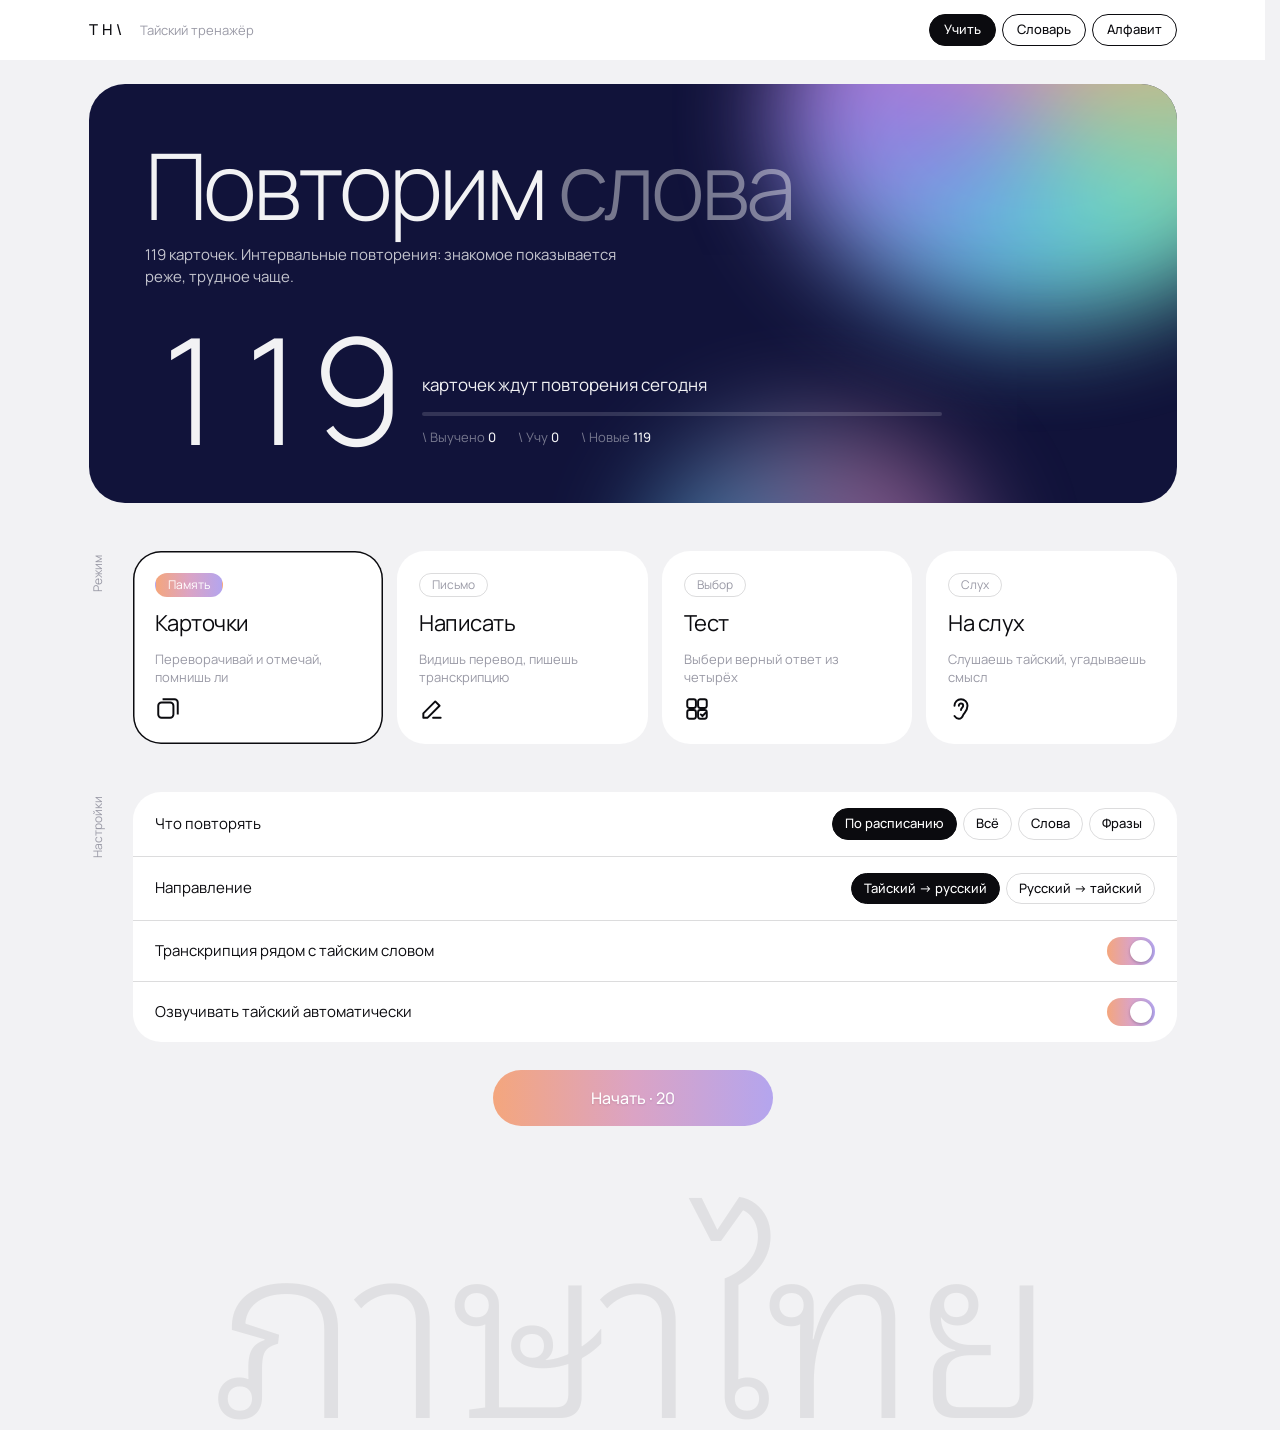
<file: thai/index.html>
<!doctype html>
<html lang="ru">
<head>
<meta charset="utf-8">
<meta name="viewport" content="width=device-width,initial-scale=1,viewport-fit=cover">
<meta name="description" content="Тренажёр тайского языка: карточки, письмо, тест, аудирование и прописи согласных">
<meta name="theme-color" content="#11133a">
<link rel="icon" href="data:image/svg+xml,%3Csvg xmlns=%22http://www.w3.org/2000/svg%22 viewBox=%220 0 64 64%22%3E%3Crect width=%2264%22 height=%2264%22 rx=%2216%22 fill=%22%2311133a%22/%3E%3Ctext x=%2232%22 y=%2245%22 font-size=%2236%22 text-anchor=%22middle%22 fill=%22%23f2f2f4%22 font-family=%22sans-serif%22%3E%E0%B8%81%3C/text%3E%3C/svg%3E">
<style>[hidden]{display:none!important}body{margin:0}img{max-width:100%}:root{padding-top:env(safe-area-inset-top,0px);padding-bottom:env(safe-area-inset-bottom,0px)}</style>
<title>Тайский тренажёр</title>
<link rel="preconnect" href="https://fonts.googleapis.com">
<link rel="stylesheet" href="https://fonts.googleapis.com/css2?family=Manrope:wght@300;400;500;600&family=Noto+Sans+Thai+Looped:wght@300;400;600&family=Sarabun:wght@400;600&display=swap">
<style>
/* Layout: grey canvas, white rounded cards, dark night hero with iridescent glow; thin oversized Manrope display; vertical section labels */
:root{
  --bg:#f2f2f4; --surface:#ffffff; --surface-2:#f2f2f4; --fg:#0b0b0f; --muted:#9a9aa6; --line:rgba(11,11,15,.14);
  --accent:#7a5cc9; --accent-soft:rgba(122,92,201,.1); --on-accent:#fff;
  --btn:#0b0b0f; --on-btn:#ffffff;
  --grad:linear-gradient(90deg,#f4a67d 0%,#dba3c4 50%,#b4a5ee 100%);
  --night:#11133a; --night-fg:#f2f2f4; --night-dim:rgba(242,242,244,.45);
  --good:#2d8a4e; --good-soft:rgba(45,138,78,.1); --bad:#d1364f; --bad-soft:rgba(209,54,79,.09);
  --c-mid:#4f7be0; --c-high:#e0864f; --c-low:#9a6be0;
  --guide:rgba(11,11,15,.06); --guide-line:rgba(11,11,15,.3); --grid:rgba(11,11,15,.08); --ink:#7a5cc9;
  --shadow:none;
  --f-ui:"Manrope","Inter","Segoe UI",-apple-system,BlinkMacSystemFont,Arial,"Noto Sans Thai Looped","Sarabun",sans-serif;
  --f-th:"Noto Sans Thai Looped","Sarabun","Thonburi","Leelawadee UI",sans-serif;
  --r-xl:36px; --r-lg:28px; --r-md:20px; --r-sm:14px;
}
@media (prefers-color-scheme: dark){:root:not([data-theme="light"]){
  --bg:#08080d; --surface:#15151d; --surface-2:#1e1e28; --fg:#f2f2f4; --muted:#7f7f8c; --line:rgba(255,255,255,.14);
  --accent:#bba6f6; --accent-soft:rgba(187,166,246,.13); --btn:#f2f2f4; --on-btn:#0b0b0f;
  --night:#0f1131; --good:#5ccf86; --good-soft:rgba(92,207,134,.13); --bad:#ff6b80; --bad-soft:rgba(255,107,128,.12);
  --c-mid:#7fa2ff; --c-high:#ffa36b; --c-low:#c19bff;
  --guide:rgba(255,255,255,.07); --guide-line:rgba(255,255,255,.35); --grid:rgba(255,255,255,.1); --ink:#bba6f6; color-scheme:dark}}
:root[data-theme="dark"]{
  --bg:#08080d; --surface:#15151d; --surface-2:#1e1e28; --fg:#f2f2f4; --muted:#7f7f8c; --line:rgba(255,255,255,.14);
  --accent:#bba6f6; --accent-soft:rgba(187,166,246,.13); --btn:#f2f2f4; --on-btn:#0b0b0f;
  --night:#0f1131; --good:#5ccf86; --good-soft:rgba(92,207,134,.13); --bad:#ff6b80; --bad-soft:rgba(255,107,128,.12);
  --c-mid:#7fa2ff; --c-high:#ffa36b; --c-low:#c19bff;
  --guide:rgba(255,255,255,.07); --guide-line:rgba(255,255,255,.35); --grid:rgba(255,255,255,.1); --ink:#bba6f6; color-scheme:dark}

*{box-sizing:border-box}
html{scrollbar-gutter:stable}
body{background:var(--bg);color:var(--fg);font-family:var(--f-ui);font-size:15px;line-height:1.5;-webkit-font-smoothing:antialiased}
body::before{content:"";position:fixed;inset:0 0 auto;height:env(safe-area-inset-top,0px);z-index:10;background:var(--surface)}
button,input,select{font:inherit;color:inherit}
button{cursor:pointer}
:focus-visible{outline:2px solid var(--accent);outline-offset:3px;border-radius:12px}
.th{font-family:var(--f-th)}
.dim{color:var(--muted)}
.wrap{max-width:1120px;margin:0 auto;padding-left:max(16px,env(safe-area-inset-left,0px));padding-right:max(16px,env(safe-area-inset-right,0px))}

/* Top bar */
.top{position:sticky;top:env(safe-area-inset-top,0px);z-index:5;background:var(--surface)}
.top .wrap{display:flex;align-items:center;justify-content:space-between;gap:16px;padding-block:14px;flex-wrap:wrap}
.brand{display:flex;align-items:baseline;gap:14px}
.brand b{font-weight:500;font-size:15px;letter-spacing:.28em}
.brand span{color:var(--muted);font-size:13px}
.seg{display:inline-flex;gap:6px;flex-wrap:wrap}
.seg button{border:1px solid var(--fg);background:transparent;padding:5px 14px;border-radius:99px;font-size:13px;font-weight:500;color:var(--fg);white-space:nowrap;transition:background .2s,color .2s}
.seg button:hover{background:var(--surface-2)}
.seg button[aria-pressed="true"]{background:var(--btn);color:var(--on-btn);border-color:var(--btn)}
.seg.small button{padding:5px 12px;font-size:13px;border-color:var(--line)}
.seg.small button[aria-pressed="true"]{border-color:var(--btn)}

main{padding-block:24px 0}
h1{font-size:clamp(44px,7.5vw,92px);font-weight:300;letter-spacing:-.045em;line-height:.98;margin:0 0 14px;text-wrap:balance}
h2{font-size:22px;font-weight:500;letter-spacing:-.02em;margin:0}
.sub{color:var(--fg);margin:0;max-width:56ch;font-size:15px}
.label{font-size:13px;color:var(--muted);font-weight:400;margin:32px 0 12px}
.panel{background:var(--surface);border-radius:var(--r-lg)}

/* Vertical section labels */
.sec{display:grid;grid-template-columns:44px minmax(0,1fr);gap:0;margin-top:48px}
.vlabel{writing-mode:vertical-rl;transform:rotate(180deg);color:var(--muted);font-size:12px;align-self:start;justify-self:start;padding-bottom:4px}

/* Buttons */
.btn{border:0;border-radius:999px;padding:12px 24px;font-weight:500;font-size:15px;display:inline-flex;align-items:center;justify-content:center;gap:8px;transition:transform .12s,opacity .2s}
.btn:active{transform:scale(.97)}
.btn.primary{background:var(--btn);color:var(--on-btn)}
.btn.grad{background:var(--grad);color:#fff;text-shadow:0 1px 2px rgba(80,40,90,.18)}
.btn.secondary{background:transparent;color:var(--fg);box-shadow:inset 0 0 0 1px var(--fg)}
.btn.plain{background:var(--surface-2);color:var(--fg)}
.btn.good{background:var(--good-soft);color:var(--good)}
.btn.bad{background:var(--bad-soft);color:var(--bad)}
.btn.wide{width:100%}
.btn[disabled]{opacity:.35;cursor:default}
.icon-btn{border:1px solid var(--line);background:transparent;width:40px;height:40px;border-radius:50%;display:inline-grid;place-items:center;color:var(--fg);flex:none;transition:background .2s}
.icon-btn:hover{background:var(--surface-2)}
.icon-btn svg{width:18px;height:18px}
.link{border:0;background:none;color:var(--accent);padding:0;font-weight:500}
.tagpill{display:inline-flex;align-self:flex-start;border:1px solid var(--line);color:var(--muted);border-radius:99px;padding:2px 12px;font-size:12px}

/* Night hero */
.night{position:relative;overflow:hidden;background:var(--night);color:var(--night-fg);border-radius:var(--r-xl);padding:clamp(28px,5vw,56px);isolation:isolate}
.night::before,.night::after{content:"";position:absolute;z-index:-1;border-radius:50%;filter:blur(50px);opacity:.85}
.night::before{width:520px;height:420px;right:-120px;top:-180px;background:conic-gradient(from 200deg,#6fd3ff,#b18cff,#ff9ac9,#ffcf8a,#7fffd4,#6fd3ff);animation:drift 18s ease-in-out infinite alternate}
.night::after{width:340px;height:300px;right:18%;bottom:-220px;background:conic-gradient(from 40deg,#ff9ac9,#8a7dff,#5fd0ff,#ff9ac9);opacity:.5}
@keyframes drift{to{transform:translate(-60px,40px) rotate(40deg)}}
.night h1{color:var(--night-fg)}
.night h1 .dim{color:var(--night-dim)}
.night .sub{color:var(--night-fg);opacity:.8}
.hero{display:grid;grid-template-columns:auto minmax(0,1fr);gap:28px;align-items:end;margin-top:40px}
.hero .num{font-size:clamp(88px,12vw,148px);font-weight:300;letter-spacing:-.06em;line-height:.8;font-variant-numeric:tabular-nums}
.hero .what{font-size:17px;font-weight:400}
.stack{display:flex;height:4px;border-radius:99px;overflow:hidden;background:rgba(255,255,255,.14);margin:14px 0 12px;max-width:520px}
.stack i{display:block;height:100%}
.legend{display:flex;flex-wrap:wrap;gap:4px 22px;font-size:13px;color:var(--night-dim)}
.legend b{font-weight:500;color:var(--night-fg)}

/* Modes */
.modes{display:grid;grid-template-columns:repeat(4,1fr);gap:14px}
.mode{border:0;background:var(--surface);border-radius:var(--r-lg);padding:22px;text-align:left;display:flex;flex-direction:column;gap:10px;min-height:190px;transition:box-shadow .2s,transform .2s;position:relative}
.mode:hover{transform:translateY(-2px)}
.mode svg{width:26px;height:26px;color:var(--fg);margin-top:auto}
.mode b{font-size:22px;font-weight:400;letter-spacing:-.02em}
.mode small{color:var(--muted);font-size:13px;line-height:1.4}
.mode[aria-pressed="true"]{box-shadow:inset 0 0 0 1.5px var(--fg)}
.mode[aria-pressed="true"] .tagpill{background:var(--grad);color:#fff;border-color:transparent}
.opts{display:flex;flex-direction:column}
.opt{display:flex;justify-content:space-between;align-items:center;gap:12px;padding:16px 22px;flex-wrap:wrap}
.opt + .opt{border-top:1px solid var(--line)}
.opt > span{font-weight:400}
.startrow{margin-top:28px;display:flex;flex-direction:column;align-items:center;gap:12px}
.startrow .btn{min-width:280px;padding-block:16px;font-size:16px}
.note{font-size:13px;color:var(--muted);text-align:center;margin:0;max-width:60ch}
.switch{position:relative;width:48px;height:28px;border-radius:99px;border:0;background:var(--surface-2);box-shadow:inset 0 0 0 1px var(--line);flex:none;transition:background .2s}
.switch::after{content:"";position:absolute;top:3px;left:3px;width:22px;height:22px;border-radius:50%;background:#fff;box-shadow:0 1px 3px rgba(0,0,0,.25);transition:transform .2s}
.switch[aria-checked="true"]{background:var(--grad);box-shadow:none}
.switch[aria-checked="true"]::after{transform:translateX(20px)}

/* Session */
.s-top{display:flex;align-items:center;gap:14px;margin:8px 0 24px}
.s-top .bar{flex:1;height:3px;border-radius:99px;background:var(--line);overflow:hidden}
.s-top .bar i{display:block;height:100%;background:var(--grad);border-radius:99px;transition:width .3s}
.s-top .count{font-variant-numeric:tabular-nums;color:var(--muted);font-size:13px;min-width:44px;text-align:right}
.stage{max-width:580px;margin:0 auto;display:flex;flex-direction:column;gap:14px;padding-bottom:24px}
.flip{perspective:1400px;cursor:pointer;border-radius:var(--r-lg)}
.flip-inner{position:relative;min-height:330px;transition:transform .6s cubic-bezier(.2,.8,.2,1);transform-style:preserve-3d}
.flip.on .flip-inner{transform:rotateY(180deg)}
.face{position:absolute;inset:0;backface-visibility:hidden;-webkit-backface-visibility:hidden;background:var(--surface);border-radius:var(--r-lg);display:flex;flex-direction:column;align-items:center;justify-content:center;gap:10px;padding:32px;text-align:center}
.face.back{transform:rotateY(180deg)}
.face .corner{position:absolute;top:16px;right:16px}
.face .tag{position:absolute;top:20px;left:22px;font-size:12px;color:var(--muted);border:1px solid var(--line);border-radius:99px;padding:2px 12px}
.big-th{font-family:var(--f-th);font-size:clamp(48px,9vw,76px);line-height:1.3;font-weight:300;overflow-wrap:anywhere}
.big-th.long{font-size:clamp(32px,6vw,48px)}
.big-ru{font-size:clamp(28px,5vw,40px);font-weight:300;letter-spacing:-.03em;line-height:1.1;text-wrap:balance}
.tr{color:var(--accent);font-size:18px;font-weight:500}
.en{color:var(--muted);font-size:13px}
.mini-note{font-size:13px;color:var(--muted);border:1px solid var(--line);border-radius:var(--r-sm);padding:8px 14px;max-width:420px}
.row2{display:grid;grid-template-columns:1fr 1fr;gap:10px}
.keys{font-size:12px;color:var(--muted);text-align:center}
@media (hover:none){.keys{display:none}}
.q{background:var(--surface);border-radius:var(--r-lg);padding:28px 24px;display:flex;flex-direction:column;align-items:center;gap:10px;text-align:center;min-height:190px;justify-content:center}
.choices{display:grid;grid-template-columns:1fr 1fr;gap:10px}
.choice{border:1px solid transparent;background:var(--surface);border-radius:var(--r-md);padding:14px 16px;text-align:left;min-height:62px;display:flex;align-items:center;gap:12px;font-size:15px;transition:border-color .15s,background .15s}
.choice .k{font-size:11px;color:var(--muted);border:1px solid var(--line);border-radius:99px;min-width:24px;height:24px;display:inline-grid;place-items:center;flex:none}
.choice .ct{min-width:0;display:flex;flex-direction:column}
.choice .ct .th{font-size:22px;line-height:1.4}
.choice .ct small{color:var(--muted)}
.choice:hover:not([disabled]){border-color:var(--fg)}
.choice.right{border-color:var(--good);background:var(--good-soft)}
.choice.wrong{border-color:var(--bad);background:var(--bad-soft)}
.choice[disabled]{cursor:default}
.field{width:100%;border:0;border-bottom:1px solid var(--line);background:transparent;border-radius:0;padding:14px 4px;font-size:22px;font-weight:300;outline:none;color:var(--fg)}
.field:focus{border-color:var(--fg)}
.field::placeholder{color:var(--muted)}
.verdict{border-radius:var(--r-md);padding:16px 20px;display:flex;flex-direction:column;gap:4px;background:var(--surface)}
.verdict.ok{box-shadow:inset 3px 0 0 var(--good)}
.verdict.no{box-shadow:inset 3px 0 0 var(--bad)}
.verdict.close{box-shadow:inset 3px 0 0 var(--accent)}
.verdict b{font-size:15px;font-weight:500}
.verdict.ok b{color:var(--good)} .verdict.no b{color:var(--bad)} .verdict.close b{color:var(--accent)}
.play{width:116px;height:116px;border-radius:50%;border:0;background:var(--grad);color:#fff;display:grid;place-items:center}
.play svg{width:44px;height:44px}
.result{text-align:center;padding:44px 24px;display:flex;flex-direction:column;align-items:center;gap:8px}
.result .num{font-size:110px;font-weight:300;letter-spacing:-.06em;line-height:.9;font-variant-numeric:tabular-nums}
.result .btns{display:flex;gap:10px;flex-wrap:wrap;justify-content:center;margin-top:18px}

/* Words */
.toolbar{display:flex;gap:10px;align-items:center;flex-wrap:wrap;margin-top:28px}
.search{flex:1;min-width:200px;border:0;border-bottom:1px solid var(--line);background:transparent;padding:10px 2px;font-size:17px;outline:none}
.search:focus{border-color:var(--fg)}
.tip{display:flex;gap:16px;align-items:center;padding:16px 22px;margin-top:24px;font-size:14px}
.tip > .th{font-size:28px;font-weight:300}
.list{overflow:hidden}
.item{display:grid;grid-template-columns:minmax(0,1.1fr) minmax(0,1fr) auto;gap:16px;align-items:center;padding:14px 14px 14px 22px}
.item + .item{border-top:1px solid var(--line)}
.item .thw{font-family:var(--f-th);font-size:24px;line-height:1.35;font-weight:400;overflow-wrap:anywhere}
.item .trw{color:var(--accent);font-size:13px;font-weight:500}
.item .ruw{font-size:15px;min-width:0}
.item .ruw small{display:block;color:var(--muted);font-size:12px}
.item .acts{display:flex;align-items:center;gap:6px}
.pill{font-size:12px;padding:2px 11px;border-radius:99px;white-space:nowrap;border:1px solid var(--line)}
.pill.new{color:var(--muted)}
.pill.learn{color:var(--accent);border-color:currentColor}
.pill.known{background:var(--grad);color:#fff;border-color:transparent}
.icon-btn.ghost{border-color:transparent;color:var(--muted)}
.empty{padding:28px;text-align:center;color:var(--muted)}
.danger-zone{margin-top:32px;display:flex;justify-content:center;gap:12px;align-items:center;flex-wrap:wrap;font-size:14px;color:var(--muted)}

/* Alphabet */
.classes{display:flex;gap:6px;flex-wrap:wrap}
.chip{border:1px solid var(--line);background:transparent;border-radius:99px;padding:5px 14px;font-size:13px;font-weight:500;display:inline-flex;align-items:center;gap:7px}
.chip[aria-pressed="true"]{background:var(--btn);color:var(--on-btn);border-color:var(--btn)}
.dot{width:7px;height:7px;border-radius:50%;display:inline-block;flex:none}
.grid{display:grid;grid-template-columns:repeat(auto-fill,minmax(104px,1fr));gap:10px;margin-top:20px}
.tile{border:0;background:var(--surface);border-radius:var(--r-md);padding:16px 6px 12px;display:flex;flex-direction:column;align-items:center;gap:2px;position:relative;transition:transform .2s,box-shadow .2s}
.tile:hover{transform:translateY(-3px);box-shadow:inset 0 0 0 1px var(--fg)}
.tile .L{font-family:var(--f-th);font-size:44px;line-height:1.25;font-weight:300}
.tile .n{font-size:11px;color:var(--muted);white-space:nowrap}
.tile .dot{position:absolute;top:12px;left:12px}
.tile .done{position:absolute;top:8px;right:10px;font-size:11px;font-weight:600;background:var(--grad);-webkit-background-clip:text;background-clip:text;color:transparent}
.tile.obs .L{opacity:.35}
.cls-mid{background:var(--c-mid)} .cls-high{background:var(--c-high)} .cls-low{background:var(--c-low)}
.t-mid{color:var(--c-mid)} .t-high{color:var(--c-high)} .t-low{color:var(--c-low)}
.alpha-head{display:flex;justify-content:space-between;align-items:flex-end;gap:20px;flex-wrap:wrap}

/* Giant footer word */
.giant{font-family:var(--f-th);font-weight:300;font-size:clamp(80px,19vw,240px);line-height:1;letter-spacing:-.02em;color:var(--fg);opacity:.07;text-align:center;margin:64px 0 0;user-select:none;overflow:hidden;white-space:nowrap}

/* Sheet */
.scrim{position:fixed;inset:0;background:rgba(8,8,16,.45);backdrop-filter:blur(6px);-webkit-backdrop-filter:blur(6px);z-index:20;display:flex;align-items:center;justify-content:center;padding:max(16px,env(safe-area-inset-top,0px)) max(16px,env(safe-area-inset-right,0px)) max(16px,env(safe-area-inset-bottom,0px)) max(16px,env(safe-area-inset-left,0px));animation:fade .2s}
.sheet{background:var(--surface);border-radius:var(--r-xl);width:100%;max-width:880px;max-height:100%;overflow:auto;box-shadow:0 40px 100px rgba(0,0,0,.3);animation:rise .3s cubic-bezier(.2,.8,.2,1)}
.sheet.narrow{max-width:500px}
.sheet-head{display:flex;justify-content:space-between;align-items:center;padding:18px 20px 0 28px;gap:10px}
.sheet-body{padding:12px 28px 28px}
@keyframes fade{from{opacity:0}}
@keyframes rise{from{transform:translateY(24px);opacity:0}}
.letter{display:grid;grid-template-columns:minmax(0,1fr) minmax(0,1.1fr);gap:28px}
.lt-hero{display:flex;align-items:center;gap:18px}
.lt-hero .L{font-family:var(--f-th);font-size:110px;line-height:1.15;font-weight:300}
.lt-hero .emo{font-size:56px;line-height:1}
.lt-name{font-family:var(--f-th);font-size:28px;font-weight:300}
.facts{display:flex;flex-direction:column;margin-top:18px;border-top:1px solid var(--line)}
.fact{display:flex;justify-content:space-between;gap:12px;padding:12px 0;font-size:14px;border-bottom:1px solid var(--line)}
.fact span:first-child{color:var(--muted)}
.fact span:last-child{text-align:right;font-weight:500}
.trace-box{display:flex;flex-direction:column;gap:10px}
canvas#pad{width:100%;aspect-ratio:1;max-width:100%;background:var(--surface-2);border-radius:var(--r-lg);touch-action:none;cursor:crosshair;display:block}
.trace-bar{display:flex;gap:8px;flex-wrap:wrap;align-items:center;justify-content:space-between}
.score{font-weight:500;font-size:14px;min-height:22px}
.pager{display:flex;gap:8px}
.form{display:flex;flex-direction:column;gap:12px}
.form label{display:flex;flex-direction:column;gap:2px;font-size:12px;color:var(--muted);font-weight:400}
.form .field{font-size:17px;padding:8px 2px}
.form .field.thf{font-family:var(--f-th);font-size:24px}
.form select.field{appearance:auto}
.form-actions{display:flex;justify-content:space-between;gap:10px;flex-wrap:wrap;margin-top:10px}
.confirm{font-size:14px;color:var(--bad);display:flex;align-items:center;gap:10px;flex-wrap:wrap}
.toast{position:fixed;left:50%;transform:translateX(-50%);bottom:calc(20px + env(safe-area-inset-bottom,0px));z-index:30;width:min(520px,calc(100% - 32px));background:var(--surface);color:var(--fg);border-radius:var(--r-md);box-shadow:0 20px 60px rgba(0,0,0,.25);padding:16px 20px;display:flex;flex-direction:column;gap:4px;font-size:14px;animation:rise .3s}
.toast .link{align-self:flex-end}

@media (max-width:820px){
  .modes{grid-template-columns:1fr 1fr}
  .letter{grid-template-columns:1fr}
}
@media (max-width:720px){
  .sec{grid-template-columns:1fr;margin-top:32px}
  .vlabel{writing-mode:horizontal-tb;transform:none;margin-bottom:12px;font-size:13px}
  .item{grid-template-columns:minmax(0,1fr) auto;gap:8px 12px}
  .item .ruw{grid-column:1}
  .item .acts{grid-row:1 / span 2;grid-column:2}
  .hero{grid-template-columns:1fr;gap:14px}
  .mode{min-height:160px}
}
@media (max-width:440px){
  .choices{grid-template-columns:1fr}
  .top .wrap{justify-content:center}
  .startrow .btn{min-width:0;width:100%}
}
@media (prefers-reduced-motion:reduce){*{transition:none!important;animation:none!important}}
</style>
</head>
<body>


<header class="top">
  <div class="wrap">
    <div class="brand"><b>TH\</b><span>Тайский тренажёр</span></div>
    <nav class="seg" id="tabs" aria-label="Разделы">
      <button data-tab="learn" aria-pressed="true">Учить</button>
      <button data-tab="words" aria-pressed="false">Словарь</button>
      <button data-tab="alphabet" aria-pressed="false">Алфавит</button>
    </nav>
  </div>
</header>

<main class="wrap">
  <section id="v-learn">
    <div id="learn-home"></div>
    <div id="session" hidden></div>
  </section>
  <section id="v-words" hidden></section>
  <section id="v-alphabet" hidden></section>
</main>
<div class="wrap" aria-hidden="true"><div class="giant">ภาษาไทย</div></div>
<div id="modal"></div>

<script>
/* ---------- Data ---------- */
// Transcription follows the school textbook (Mega Language School): ee, aw, er, eu, bp, dt; mid tone unmarked.
const SEED_VER = 3;
const SEED = [
 ['Урок 1',[
 ['ผม / ฉัน','phǒm / chǎn','я, меня','I / me','word','ผม говорят мужчины, ฉัน — женщины'],
 ['คุณ','khun','ты, вы','You','word'],
 ['เขา','khǎo','он, его','He / him','word'],
 ['เธอ','ther','она, её','She / her','word','В разговоре про женщину тоже часто говорят เขา'],
 ['เรา','rao','мы, нас','We / us','word'],
 ['พวกเขา','phûuak-khǎo','они, их','They / them','word'],
 ['มัน','man','оно, это','It','word'],
 ['สบาย','sà-baai','хорошо, комфортно','Fine','word'],
 ['ไม่สบาย','mâi-sà-baai','болеть, нездоровится','Sick','word','Дословно «не хорошо». Ещё говорят ป่วย (bpùuay)'],
 ['ชื่อ','chêu','имя','Name','word'],
 ['อะไร','à-rai','что','What','word'],
 ['วันนี้','wan-née','сегодня','Today','word'],
 ['ของคุณ','khǎwng khun','твой, ваш','Your','word','В речи ของ часто опускают: ชื่อคุณ — твоё имя'],
 ['ที่ไหน','thêe-nǎi','где','Where','word'],
 ['มาจาก','maa jàak','быть родом из, приехать из','Come from','word'],
 ['ประเทศ','bprà-thâed','страна','Country','word'],
 ['มาก','mâak','очень','Very','word'],
 ['พัก','phák','остановиться, отдыхать','Stay, take a rest','word'],
 ['อยู่','yùu','жить, находиться','Live','word'],
 ['ตอนนี้','dtawn-née','сейчас','Now','word'],
 ['ที่','thêe','в, на (о месте)','At','word'],
 ['สบายดีไหม','sà-baai-dee mái','Как дела?','How are you?','phrase','Полностью: คุณสบายดีไหม (khun sà-baai-dee mái)'],
 ['สบายดี','sà-baai-dee','У меня всё хорошо','I\'m fine','phrase'],
 ['ไม่สบาย','mâi-sà-baai','Я болею','I\'m sick','phrase','Или ฉันป่วย (chǎn bpùuay)'],
 ['คุณชื่ออะไร','khun chêu à-rai','Как тебя зовут?','What is your name?','phrase'],
 ['ฉันชื่อ …','chǎn chêu …','Меня зовут …','My name is …','phrase'],
 ['ยินดีที่ได้รู้จัก','yin-dee thêe dâi rúu-jàk','Приятно познакомиться','Nice to meet you','phrase'],
 ['คุณมาจากที่ไหน','khun maa jàak thêe-nǎi','Откуда ты?','Where do you come from?','phrase'],
 ['ฉันมาจาก …','chǎn maa jàak …','Я из …','I\'m from …','phrase','Россия — รัสเซีย (rát-sia)'],
 ['คุณพักอยู่ที่ไหน','khun phák yùu thêe-nǎi','Где ты остановилась?','Where do you stay?','phrase','อยู่ (yùu) можно опустить'],
 ['ฉันพักอยู่ที่ฉลอง','chǎn phák yùu thêe chà-lǒng','Я живу в Чалонге','I stay in Chalong','phrase'],
 ['คุณอยู่ที่ไหนตอนนี้','khun yùu thêe-nǎi dtawn-née','Где ты сейчас?','Where are you now?','phrase'],
 ['ตอนนี้ฉันอยู่ที่ …','dtawn-née chǎn yùu thêe …','Сейчас я в …','Now I\'m at …','phrase'],
 ]],
 ['Урок 2',[
 ['สวัสดี','sà-wàt-dee','привет, здравствуйте','Hello, hi','word','С частицей: สวัสดีค่ะ (sà-wàt-dee khâ)'],
 ['ขอบคุณ','khàwp-khun','спасибо','Thank you','word'],
 ['ขอโทษ','khǎw-thôod','извините, простите','Sorry, excuse me','word'],
 ['เบอร์','ber','номер','Number','word','Разговорное слово'],
 ['เบอร์โทร','ber-thoo','номер телефона','Phone number','word','Сокращение от เบอร์โทรศัพท์'],
 ['หมายเลข','mǎai-lâek','номер (официально)','Number (formal)','word','Например, номер в банке'],
 ['โทรศัพท์','thoo-rá-sàp','телефон','Telephone','word'],
 ['ไหม','mǎi','частица вопроса «да или нет»','Yes/no question word','word','Ставится в конце: สบายดีไหม. В речи звучит как mái'],
 ['พรุ่งนี้','phrûng-née','завтра','Tomorrow','word'],
 ['พบ / เจอ','phób / jer','встречать, видеться','Meet','word','พบ — вежливее, เจอ — разговорное'],
 ['กัน','gan','друг друга, вместе','Each other','word'],
 ['ใหม่','mài','снова; новый','Again, new','word'],
 ['ป่วย','bpùuay','болеть','Be sick','word'],
 ['ที่นี่','thêe-nêe','здесь','Here','word'],
 ['ทุกวัน','thúk wan','каждый день','Every day','word'],
 ['เช่นกัน','chên-gan','Мне тоже приятно','Nice to meet you too','phrase','Дословно «так же»'],
 ['เจอกัน','jer gan','До встречи!','See you!','phrase','Вежливо: เจอกันค่ะ (jer gan khâ)'],
 ['เจอกันวันนี้','jer gan wan-née','Увидимся сегодня','See you today','phrase'],
 ['พบกันพรุ่งนี้','phób gan phrûng-née','Увидимся завтра','See you tomorrow','phrase','Разговорно: เจอกันพรุ่งนี้ (jer gan phrûng-née)'],
 ['เจอกันใหม่','jer gan mài','Увидимся ещё, до новой встречи','See you later / again','phrase'],
 ['คุณมีเบอร์โทรศัพท์ไหม','khun mee ber thoo-rá-sàp mǎi','У тебя есть номер телефона?','Do you have a phone number?','phrase'],
 ['คุณมีเบอร์ไทยไหม','khun mee ber thai mǎi','У тебя есть тайский номер?','Do you have a Thai number?','phrase'],
 ['เธอมีวอทส์แอปไหม','ther mee WhatsApp mǎi','У неё есть WhatsApp?','Does she have WhatsApp?','phrase'],
 ['มี','mee','Есть (да)','Yes, I do / Have','phrase','Ответ на вопрос с มี…ไหม: просто повторяешь глагол'],
 ['ไม่มี','mâi mee','Нет (нету)','No, I don\'t / Don\'t have','phrase'],
 ]],
 ['Глаголы',[
 ['ซื้อ','séuu','покупать','Buy','word'],
 ['ขาย','khǎai','продавать','Sell','word'],
 ['ไป','bpai','идти, ехать','Go','word'],
 ['มา','maa','приходить, приезжать','Come','word'],
 ['กิน','gin','есть, кушать','Eat','word'],
 ['ดื่ม','dèuum','пить','Drink','word'],
 ['ทำอาหาร','tham-aa-hǎan','готовить еду','Cook','word','ทำ (tham) — делать, อาหาร (aa-hǎan) — еда'],
 ['มี','mee','иметь, есть','Have / has','word'],
 ['ชอบ','châwp','нравиться, любить','Like','word'],
 ['รัก','rák','любить','Love','word'],
 ['นอน','nawn','спать, лежать','Sleep','word'],
 ['พูด','phûud','говорить','Speak','word'],
 ['ว่ายน้ำ','wâai-nám','плавать','Swim','word','น้ำ (nám) — вода'],
 ['นั่ง','nâng','сидеть','Sit','word'],
 ['รอ','raw','ждать','Wait','word'],
 ['เข้าใจ','khâo-jai','понимать','Understand','word'],
 ['ทำงาน','tham-ngaan','работать','Work','word','งาน (ngaan) — работа'],
 ['ดู','duu','смотреть','Watch / look','word'],
 ['เห็น','hěn','видеть','See','word'],
 ['เรียน','riian','учиться, изучать','Study','word'],
 ]],
 ['Предметы и места',[
 ['หนังสือ','nǎng-sěuu','книга','Book','word'],
 ['มอเตอร์ไซค์','maw-dter-sai','мотобайк','Motorbike','word'],
 ['รถ / รถยนต์','rót / rót-yon','машина','Car','word','В речи обычно просто รถ'],
 ['ขับ','khàb','водить, вести (машину)','Drive','word','ขับรถ (khàb rót) — водить машину'],
 ['ขี่','khèe','ездить верхом (на байке, слоне)','Ride','word','ขี่มอเตอร์ไซค์ — ездить на байке'],
 ['อาหาร','aa-hǎan','еда','Food','word'],
 ['กาแฟ','gaa-faae','кофе','Coffee','word'],
 ['ชา','chaa','чай','Tea','word'],
 ['น้ำ','nám','вода','Water','word'],
 ['ภาษา','phaa-sǎa','язык','Language','word'],
 ['ภาษาไทย','phaa-sǎa thai','тайский язык','Thai language','word'],
 ['ภาษาอังกฤษ','phaa-sǎa ang-grìd','английский язык','English language','word'],
 ['ประเทศไทย','bprà-thâed thai','Таиланд','Thailand','word'],
 ['ประเทศอังกฤษ','bprà-thâed ang-grìd','Англия','England','word'],
 ['ที่นั่น','thêe-nân','там','There','word'],
 ['กับ','gàb','с, вместе с','With','word'],
 ['และ','láe','и','And','word'],
 ['รู้','rúu','знать (факт)','Know (fact, knowledge)','word'],
 ['รู้จัก','rúu-jàk','знать, быть знакомым (с человеком, местом)','Know (person, place)','word'],
 ['อ่าน','àan','читать','Read','word'],
 ['คนเดียว','khon-diiao','одна, в одиночку','Alone','word'],
 ['ด้วยกัน','dûuai-gan','вместе','Together','word'],
 ['พวกเขากินพิซซ่า','phûuak-khǎo gin pizza','Они едят пиццу','They eat pizza','phrase','Порядок как в английском: кто + действие + что'],
 ['ฉันดื่มน้ำ','chǎn dèuum nám','Я пью воду','I drink some water','phrase'],
 ['เธอทำอาหาร','ther tham-aa-hǎan','Она готовит','She cooks','phrase'],
 ['คุณมาภูเก็ต','khun maa phuu-gèd','Ты приезжаешь на Пхукет','You come to Phuket','phrase'],
 ['ฉันอยู่ที่ภูเก็ต','chǎn yùu thêe phuu-gèd','Я живу на Пхукете','I stay in Phuket','phrase'],
 ['ฉันชอบคุณ','chǎn châwp khun','Ты мне нравишься','I like you','phrase'],
 ['ฉันเข้าใจคุณ','chǎn khâo-jai khun','Я тебя понимаю','I understand you','phrase'],
 ['พวกเขารอคุณที่นี่','phûuak-khǎo raw khun thêe-nêe','Они ждут тебя здесь','They wait for you here','phrase'],
 ['คุณชอบทำอาหาร','khun châwp tham-aa-hǎan','Ты любишь готовить','You like to cook','phrase'],
 ['เธอขับรถไปทำงาน','ther khàb rót bpai tham-ngaan','Она ездит на работу на машине','She drives to work','phrase'],
 ['เขาขี่ช้างที่กะตะ','khǎo khèe cháang thêe gà-dtà','Он катается на слоне в Кате','He rides an elephant in Kata','phrase','ช้าง (cháang) — слон'],
 ]],
 ['Хочу и могу',[
 ['อยาก (จะ)','yàak (jà)','хотеть + глагол','Would like to + verb','word','อยากกิน — хочу есть'],
 ['อยากได้','yàak-dâi','хотеть + предмет','Would like + noun','word','อยากได้กาแฟ — хочу кофе'],
 ['ต้องการ','dtâwng-gaan','хотеть, нуждаться (+ глагол или предмет)','Want + verb / noun','word','Звучит официальнее, чем อยาก'],
 ['เอา','ao','брать, «буду» (+ предмет)','Want + noun (I\'ll take)','word','เอากาแฟ — мне кофе'],
 ['ได้','dâi','мочь (ставится после глагола)','Can','word','ไปได้ — могу пойти'],
 ['ฉันไปได้','chǎn bpai dâi','Я могу пойти','I can go','phrase'],
 ['พวกเราดื่มกาแฟได้','phûuak-rao dèuum gaa-faae dâi','Мы можем выпить кофе','We can drink coffee','phrase'],
 ['คุณทำมันได้','khun tham man dâi','У тебя получится','You can do it','phrase'],
 ]],
].flatMap(([lesson,rows])=>rows.map(r=>({th:r[0],tr:r[1],ru:r[2],en:r[3],type:r[4],note:r[5]||'',lesson})))
 .map((w,i)=>({id:'w'+(i+1),...w}));

// letter, name translit, name word, meaning, emoji, class, initial sound, final sound, obsolete
const LETTERS = [
 ['ก','gɔɔ gài','ไก่','курица','🐔','mid','g','k'],
 ['ข','khɔ̌ɔ khài','ไข่','яйцо','🥚','high','kh','k'],
 ['ฃ','khɔ̌ɔ khùat','ขวด','бутылка','🍾','high','kh','k',1],
 ['ค','khɔɔ khwaai','ควาย','буйвол','🐃','low','kh','k'],
 ['ฅ','khɔɔ khon','คน','человек','🧍','low','kh','k',1],
 ['ฆ','khɔɔ rá-khang','ระฆัง','колокол','🔔','low','kh','k'],
 ['ง','ngɔɔ nguu','งู','змея','🐍','low','ng','ng'],
 ['จ','jɔɔ jaan','จาน','тарелка','🍽️','mid','j','t'],
 ['ฉ','chɔ̌ɔ chìng','ฉิ่ง','тарелочки','🥁','high','ch',''],
 ['ช','chɔɔ cháang','ช้าง','слон','🐘','low','ch','t'],
 ['ซ','sɔɔ sôo','โซ่','цепь','⛓️','low','s','t'],
 ['ฌ','chɔɔ chəə','เฌอ','дерево','🌳','low','ch',''],
 ['ญ','yɔɔ yǐng','หญิง','женщина','👩','low','y','n'],
 ['ฎ','dɔɔ chá-daa','ชฎา','танцевальная корона','👑','mid','d','t'],
 ['ฏ','dtɔɔ bpà-dtàk','ปฏัก','копьё','🔱','mid','dt','t'],
 ['ฐ','thɔ̌ɔ thǎan','ฐาน','пьедестал','🏛️','high','th','t'],
 ['ฑ','thɔɔ mon-thoo','มณโฑ','Монтхо, героиня «Рамакиен»','👸','low','th','t'],
 ['ฒ','thɔɔ phûu-thâo','ผู้เฒ่า','старик','👴','low','th','t'],
 ['ณ','nɔɔ neen','เณร','послушник','🧘','low','n','n'],
 ['ด','dɔɔ dèk','เด็ก','ребёнок','👶','mid','d','t'],
 ['ต','dtɔɔ dtào','เต่า','черепаха','🐢','mid','dt','t'],
 ['ถ','thɔ̌ɔ thǔng','ถุง','мешок','👝','high','th','t'],
 ['ท','thɔɔ thá-hǎan','ทหาร','солдат','💂','low','th','t'],
 ['ธ','thɔɔ thong','ธง','флаг','🚩','low','th','t'],
 ['น','nɔɔ nǔu','หนู','мышь','🐭','low','n','n'],
 ['บ','bɔɔ bai-mái','ใบไม้','лист','🍃','mid','b','p'],
 ['ป','bpɔɔ bplaa','ปลา','рыба','🐟','mid','bp','p'],
 ['ผ','phɔ̌ɔ phûeng','ผึ้ง','пчела','🐝','high','ph',''],
 ['ฝ','fɔ̌ɔ fǎa','ฝา','крышка','🫙','high','f',''],
 ['พ','phɔɔ phaan','พาน','поднос на ножке','🏺','low','ph','p'],
 ['ฟ','fɔɔ fan','ฟัน','зубы','🦷','low','f','p'],
 ['ภ','phɔɔ sǎm-phao','สำเภา','джонка','⛵','low','ph','p'],
 ['ม','mɔɔ máa','ม้า','лошадь','🐎','low','m','m'],
 ['ย','yɔɔ yák','ยักษ์','великан','👹','low','y','y'],
 ['ร','rɔɔ ruea','เรือ','лодка','🚣','low','r','n'],
 ['ล','lɔɔ ling','ลิง','обезьяна','🐒','low','l','n'],
 ['ว','wɔɔ wǎen','แหวน','кольцо','💍','low','w','w'],
 ['ศ','sɔ̌ɔ sǎa-laa','ศาลา','беседка','🛖','high','s','t'],
 ['ษ','sɔ̌ɔ rue-sǐi','ฤๅษี','отшельник','🧙','high','s','t'],
 ['ส','sɔ̌ɔ sǔea','เสือ','тигр','🐅','high','s','t'],
 ['ห','hɔ̌ɔ hìip','หีบ','сундук','🧰','high','h',''],
 ['ฬ','lɔɔ jù-laa','จุฬา','воздушный змей','🪁','low','l','n'],
 ['อ','ɔɔ àang','อ่าง','таз','🛁','mid','',''],
 ['ฮ','hɔɔ nók-hûuk','นกฮูก','сова','🦉','low','h',''],
].map((r,i)=>({id:'L'+i,ch:r[0],name:r[1],word:r[2],ru:r[3],emo:r[4],cls:r[5],ini:r[6],fin:r[7],obs:!!r[8]}));

const SOUND = {g:'«к» без выдоха, между к и г',kh:'«кх», к с выдохом',ng:'«нг», как в англ. sing',j:'между «ч» и «дж», без выдоха',ch:'«ч» с выдохом',s:'«с»',y:'«й»',d:'«д»',dt:'между «т» и «д», без выдоха',th:'«тх», т с выдохом',n:'«н»',b:'«б»',bp:'между «п» и «б», без выдоха',ph:'«пх», п с выдохом',f:'«ф»',m:'«м»',r:'«р», в речи часто как «л»',l:'«л»',w:'как англ. w',h:'мягкий «х», выдох','':'не звучит, держит гласную'};
const FINAL = {k:'-k (к)',t:'-t (т)',p:'-p (п)',n:'-n (н)',ng:'-ng (нг)',m:'-m (м)',y:'-i (й)',w:'-o (у)','':'не бывает'};
const CLS = {mid:'Средний',high:'Высокий',low:'Низкий'};
const CLS_HINT = {mid:'Без знака тона слог звучит ровно, в среднем тоне',high:'Без знака тона: открытый слог восходящий, закрытый низкий',low:'Без знака тона: открытый слог ровный, закрытый высокий или падающий'};

/* ---------- Storage ---------- */
const K={meta:'thai.v1.meta',words:'thai.v1.words',prog:'thai.v1.progress',prefs:'thai.v1.prefs'};
function load(k,d){try{const v=localStorage.getItem(k);return v?JSON.parse(v):d}catch(e){return d}}
function save(k,v){try{localStorage.setItem(k,JSON.stringify(v))}catch(e){}}
let words = load(K.words,null);
let meta = Object.assign({seed:1,deleted:[]},load(K.meta,{}));
function mergeSeed(){
  // Bring browsers with saved data up to the current word list: refresh built-in words, add new ones, keep own words and progress
  const have=new Map(words.map(w=>[w.id,w])), out=[];
  SEED.forEach(sw=>{if(meta.deleted.includes(sw.id))return;const ex=have.get(sw.id);out.push(ex?Object.assign(ex,sw):{...sw});have.delete(sw.id)});
  have.forEach(w=>{if(w.id[0]!=='w')out.push(w)});
  words=out; meta.seed=SEED_VER;
}
if(!words){words=SEED.map(w=>({...w}));meta.seed=SEED_VER}
else if(meta.seed<SEED_VER)mergeSeed();
let prog = load(K.prog,{});
let prefs = Object.assign({mode:'cards',scope:'due',dir:'th',auto:true,showTr:true,tab:'learn'},load(K.prefs,{}));
const saveWords=()=>{save(K.words,words);save(K.meta,meta)}, saveProg=()=>save(K.prog,prog), savePrefs=()=>save(K.prefs,prefs);
saveWords();

/* ---------- Helpers ---------- */
const $=(s,r=document)=>r.querySelector(s);
const esc=s=>String(s??'').replace(/[&<>"]/g,c=>({'&':'&amp;','<':'&lt;','>':'&gt;','"':'&quot;'}[c]));
const shuffle=a=>{a=[...a];for(let i=a.length-1;i>0;i--){const j=Math.random()*(i+1)|0;[a[i],a[j]]=[a[j],a[i]]}return a};
const DAY=864e5, INT=[0,1,2,4,7,15,30,60];
const now=()=>Date.now();
const byId=id=>!id?null:id[0]==='L'?LETTERS[+id.slice(1)]:words.find(w=>w.id===id);
function status(id){const p=prog[id];if(!p||!p.seen)return'new';return p.box>=4?'known':'learn'}
function isDue(id){const p=prog[id];return !p||!p.seen||p.due<=now()}
function grade(id,ok){
  const p=prog[id]||{box:0,due:0,seen:0,right:0,wrong:0};
  p.seen++; if(ok){p.box=Math.min(p.box+1,INT.length-1);p.right++;p.due=now()+INT[p.box]*DAY-36e5}
  else{p.box=Math.max(0,Math.min(p.box,1)-1);p.wrong++;p.due=now()}
  prog[id]=p; saveProg();
}
const isLong=s=>[...s].length>9;

const ICON={
 speak:'<svg viewBox="0 0 24 24" fill="none" stroke="currentColor" stroke-width="2" stroke-linecap="round" stroke-linejoin="round"><path d="M11 5 6 9H3v6h3l5 4z" fill="currentColor"/><path d="M15.5 8.5a5 5 0 0 1 0 7M18.5 5.5a9 9 0 0 1 0 13"/></svg>',
 close:'<svg viewBox="0 0 24 24" fill="none" stroke="currentColor" stroke-width="2.2" stroke-linecap="round"><path d="M6 6l12 12M18 6 6 18"/></svg>',
 edit:'<svg viewBox="0 0 24 24" fill="none" stroke="currentColor" stroke-width="2" stroke-linecap="round" stroke-linejoin="round"><path d="M4 20h4L19 9l-4-4L4 16z"/><path d="M13.5 6.5l4 4"/></svg>',
 left:'<svg viewBox="0 0 24 24" fill="none" stroke="currentColor" stroke-width="2.2" stroke-linecap="round" stroke-linejoin="round"><path d="M15 5l-7 7 7 7"/></svg>',
 right:'<svg viewBox="0 0 24 24" fill="none" stroke="currentColor" stroke-width="2.2" stroke-linecap="round" stroke-linejoin="round"><path d="M9 5l7 7-7 7"/></svg>',
 cards:'<svg viewBox="0 0 24 24" fill="none" stroke="currentColor" stroke-width="1.8" stroke-linejoin="round"><rect x="3" y="6" width="14" height="14" rx="3"/><path d="M7 3h11a3 3 0 0 1 3 3v11"/></svg>',
 write:'<svg viewBox="0 0 24 24" fill="none" stroke="currentColor" stroke-width="1.8" stroke-linecap="round" stroke-linejoin="round"><path d="M4 20h4L19 9l-4-4L4 16z"/><path d="M13 20h7"/></svg>',
 quiz:'<svg viewBox="0 0 24 24" fill="none" stroke="currentColor" stroke-width="1.8" stroke-linecap="round"><rect x="3" y="3" width="8" height="8" rx="2"/><rect x="13" y="3" width="8" height="8" rx="2"/><rect x="3" y="13" width="8" height="8" rx="2"/><rect x="13" y="13" width="8" height="8" rx="2"/><path d="M15.5 17l1.5 1.5 3-3"/></svg>',
 listen:'<svg viewBox="0 0 24 24" fill="none" stroke="currentColor" stroke-width="1.8" stroke-linecap="round" stroke-linejoin="round"><path d="M6 18.5c1 1.5 2.2 2.5 4 2.5 2.5 0 3.5-2 4-3.5.6-1.8 4-3.5 4-8.5a6 6 0 0 0-12 0"/><path d="M10 9a2 2 0 0 1 4 0c0 1.5-2 2-2 4"/></svg>',
 play:'<svg viewBox="0 0 24 24" fill="currentColor"><path d="M11 5 6 9H3v6h3l5 4z"/><path d="M15.5 8.5a5 5 0 0 1 0 7M18.5 5.5a9 9 0 0 1 0 13" fill="none" stroke="currentColor" stroke-width="2" stroke-linecap="round"/></svg>'
};

/* ---------- Speech ---------- */
let thVoice=null, voicesChecked=false;
function loadVoices(){try{const v=speechSynthesis.getVoices();if(v.length){voicesChecked=true;thVoice=v.find(x=>/^th/i.test(x.lang))||null}}catch(e){}}
if('speechSynthesis' in window){loadVoices();speechSynthesis.onvoiceschanged=()=>{loadVoices();if(view==='learn'&&!session)renderHome()}}
let utter=null, warned=false;
function speak(text,rate=.85){
  if(!('speechSynthesis' in window)){noVoiceToast();return}
  const t=String(text).replace(/…|\.\.\./g,'').replace(/\s*\/\s*/g,' ').trim(); if(!t)return;
  loadVoices();
  if(voicesChecked&&!thVoice){noVoiceToast(true);return}
  const go=()=>{try{
    utter=new SpeechSynthesisUtterance(t);utter.lang='th-TH';if(thVoice)utter.voice=thVoice;utter.rate=rate;
    let started=false;utter.onstart=()=>{started=true};
    utter.onerror=ev=>{if(ev.error!=='interrupted'&&ev.error!=='canceled')noVoiceToast()};
    speechSynthesis.resume();speechSynthesis.speak(utter);
    setTimeout(()=>{if(!started&&!thVoice)noVoiceToast()},1500);
  }catch(e){noVoiceToast()}};
  if(speechSynthesis.speaking||speechSynthesis.pending){speechSynthesis.cancel();setTimeout(go,80)}else go();
}
function primeSpeech(){try{if(!('speechSynthesis' in window))return;const u=new SpeechSynthesisUtterance(' ');u.volume=0;speechSynthesis.speak(u)}catch(e){}}
function noVoiceToast(force){
  if(warned&&!force)return; warned=true; if(document.querySelector('.toast'))return;
  const ua=navigator.userAgent, how=/iPad|iPhone|Macintosh/.test(ua)&&'ontouchend' in document?'Настройки → Универсальный доступ → Устный контент → Голоса → Тайский':/Mac/.test(ua)?'Системные настройки → Универсальный доступ → Устный контент → Системный голос → Управлять голосами → Thai':/Windows/.test(ua)?'Параметры → Время и язык → Речь → Добавить голоса → Тайский':'настройки синтеза речи системы, добавь тайский голос';
  const el=document.createElement('div');el.className='toast';el.setAttribute('role','status');
  const win=/Windows/.test(ua);
  el.innerHTML=`<b>Нет тайского голоса</b><span>${win?'Самый простой путь: открой эту страницу в Microsoft Edge, там тайский голос встроен. Или установи его в Windows: ':'Установи его в системе: '}${how}. Потом перезапусти браузер.</span><button class="link" aria-label="Закрыть">Понятно</button>`;
  el.querySelector('button').onclick=()=>el.remove();document.body.appendChild(el);
}
const letterSay=l=>l.ch+'อ '+l.word;

/* ---------- Answer checking ---------- */
function norm(s){return String(s).toLowerCase().normalize('NFD').replace(/[̀-ͯ]/g,'').replace(/ɔ/g,'o').replace(/ə/g,'e').replace(/ɛ/g,'ae').replace(/ʉ/g,'ue').replace(/(ค่ะ|คะ|ครับ)$/,'').replace(/[^a-z฀-๿]/g,'')}
function loose(s){return norm(s).replace(/dt/g,'t').replace(/bp/g,'p').replace(/([kptc])h/g,'$1').replace(/j/g,'c').replace(/(.)\1+/g,'$1')}
function check(input,w){
  const vars=[...w.tr.split('/'),...w.th.split('/')].map(s=>s.trim()).filter(Boolean);
  const n=norm(input); if(!n)return'no';
  if(vars.some(v=>norm(v)===n))return'ok';
  if(vars.some(v=>loose(v)===loose(input)))return'close';
  return'no';
}

/* ---------- Tabs ---------- */
let view='learn';
function setTab(t,push=true){
  view=t; prefs.tab=t; savePrefs();
  document.querySelectorAll('#tabs button').forEach(b=>b.setAttribute('aria-pressed',b.dataset.tab===t));
  ['learn','words','alphabet'].forEach(v=>$('#v-'+v).hidden=v!==t);
  if(push&&location.hash!=='#'+t)history.replaceState(null,'','#'+t);
  if(t==='learn'){if(!session)renderHome()} else if(t==='words')renderWords(); else renderAlphabet();
  window.scrollTo(0,0);
}
$('#tabs').addEventListener('click',e=>{const b=e.target.closest('button');if(b){if(session&&b.dataset.tab!=='learn')endSession(true);setTab(b.dataset.tab)}});
window.addEventListener('hashchange',()=>{const t=location.hash.slice(1);if(['learn','words','alphabet'].includes(t))setTab(t,false)});

/* ---------- Learn home ---------- */
const MODES=[
 {id:'cards',tag:'Память',name:'Карточки',desc:'Переворачивай и отмечай, помнишь ли',icon:'cards'},
 {id:'write',tag:'Письмо',name:'Написать',desc:'Видишь перевод, пишешь транскрипцию',icon:'write'},
 {id:'quiz',tag:'Выбор',name:'Тест',desc:'Выбери верный ответ из четырёх',icon:'quiz'},
 {id:'listen',tag:'Слух',name:'На слух',desc:'Слушаешь тайский, угадываешь смысл',icon:'listen'},
];
function pool(){
  const ws=words;
  if(prefs.scope==='due'){
    const due=ws.filter(w=>isDue(w.id));
    const old=shuffle(due.filter(w=>prog[w.id]&&prog[w.id].seen)).sort((a,b)=>prog[a.id].due-prog[b.id].due);
    const fresh=shuffle(due.filter(w=>!prog[w.id]||!prog[w.id].seen));
    return [...old,...fresh].slice(0,20);
  }
  if(prefs.scope==='words')return shuffle(ws.filter(w=>w.type==='word'));
  if(prefs.scope==='phrases')return shuffle(ws.filter(w=>w.type==='phrase'));
  return shuffle(ws);
}
function seg(name,opts,val){return `<div class="seg small" role="group" data-seg="${name}">${opts.map(([v,l])=>`<button data-v="${v}" aria-pressed="${v===val}">${l}</button>`).join('')}</div>`}
function plural(n,a,b,c){const m=n%10,h=n%100;return m===1&&h!==11?a:m>=2&&m<=4&&(h<10||h>=20)?b:c}
function renderHome(){
  const total=words.length, cn={new:0,learn:0,known:0};
  words.forEach(w=>cn[status(w.id)]++);
  const due=words.filter(w=>isDue(w.id)).length;
  const items=pool();
  const nextDue=Math.min(...words.map(w=>prog[w.id]&&prog[w.id].seen?prog[w.id].due:Infinity));
  const showDir=prefs.mode==='cards'||prefs.mode==='quiz';
  const noVoice=voicesChecked&&!thVoice;
  let note='';
  if(!items.length&&prefs.scope==='due') note=`На сегодня всё повторено. ${isFinite(nextDue)?'Следующее повторение '+fmtDate(nextDue)+'.':''} <button class="link" id="anyway">Повторить всё равно</button>`;
  else if(noVoice) note=/Windows/.test(navigator.userAgent)?'В этом браузере нет тайского голоса, поэтому звука не будет. Открой страницу в Microsoft Edge: там тайский голос встроен.':'В системе нет тайского голоса, поэтому звука не будет. Установи тайский голос в настройках устройства и перезапусти браузер.';
  else if(prefs.mode==='write') note='Тоны ставить не нужно. Можно писать латиницей или тайскими буквами.';
  $('#learn-home').innerHTML=`
   <section class="night">
     <h1>Повторим <span class="dim">слова</span></h1>
     <p class="sub">${total} ${plural(total,'карточка','карточки','карточек')}. Интервальные повторения: знакомое показывается реже, трудное чаще.</p>
     <div class="hero">
       <div class="num">${due}</div>
       <div>
         <div class="what">${plural(due,'карточка ждёт','карточки ждут','карточек ждут')} повторения сегодня</div>
         <div class="stack" aria-hidden="true"><i style="width:${cn.known/total*100}%;background:var(--grad)"></i><i style="width:${cn.learn/total*100}%;background:rgba(255,255,255,.55)"></i></div>
         <div class="legend"><span>\\ Выучено <b>${cn.known}</b></span><span>\\ Учу <b>${cn.learn}</b></span><span>\\ Новые <b>${cn.new}</b></span></div>
       </div>
     </div>
   </section>
   <div class="sec"><div class="vlabel">Режим</div>
     <div class="modes">${MODES.map(m=>`<button class="mode" data-mode="${m.id}" aria-pressed="${prefs.mode===m.id}"><span class="tagpill">${m.tag}</span><b>${m.name}</b><small>${m.desc}</small>${ICON[m.icon]}</button>`).join('')}</div>
   </div>
   <div class="sec"><div class="vlabel">Настройки</div>
     <div class="panel opts">
       <div class="opt"><span>Что повторять</span>${seg('scope',[['due','По расписанию'],['all','Всё'],['words','Слова'],['phrases','Фразы']],prefs.scope)}</div>
       ${showDir?`<div class="opt"><span>Направление</span>${seg('dir',[['th','Тайский → русский'],['ru','Русский → тайский']],prefs.dir)}</div>`:''}
       <div class="opt"><span>Транскрипция рядом с тайским словом</span><button class="switch" id="showtr" role="switch" aria-checked="${prefs.showTr}" aria-label="Показывать транскрипцию"></button></div>
       <div class="opt"><span>Озвучивать тайский автоматически</span><button class="switch" id="auto" role="switch" aria-checked="${prefs.auto}" aria-label="Автоозвучка"></button></div>
     </div>
   </div>
   <div class="startrow">
     <button class="btn grad" id="start" ${items.length?'':'disabled'}>Начать${items.length?' · '+items.length:''}</button>
     ${note?`<p class="note">${note}</p>`:''}
   </div>`;
}
function fmtDate(t){const d=Math.round((t-now())/DAY);if(d<=0)return'уже скоро';if(d===1)return'завтра';return'через '+d+' '+plural(d,'день','дня','дней')}
$('#learn-home').addEventListener('click',e=>{
  const m=e.target.closest('[data-mode]'); if(m){prefs.mode=m.dataset.mode;savePrefs();renderHome();return}
  const s=e.target.closest('[data-seg] button'); if(s){prefs[s.parentNode.dataset.seg]=s.dataset.v;savePrefs();renderHome();return}
  if(e.target.closest('#showtr')){prefs.showTr=!prefs.showTr;savePrefs();renderHome();return}
  if(e.target.closest('#auto')){prefs.auto=!prefs.auto;savePrefs();renderHome();return}
  if(e.target.closest('#anyway')){prefs.scope='all';savePrefs();renderHome();return}
  if(e.target.closest('#start')){primeSpeech();startSession(prefs.mode,pool().map(w=>w.id))}
});

/* ---------- Session ---------- */
let session=null;
function startSession(mode,ids,returnTo='learn'){
  if(!ids.length)return;
  session={mode,queue:[...ids],i:0,right:0,wrong:0,mistakes:new Set(),requeued:new Set(),answered:false,flipped:false,returnTo};
  if(view!=='learn'){view='learn';document.querySelectorAll('#tabs button').forEach(b=>b.setAttribute('aria-pressed',b.dataset.tab==='learn'));['learn','words','alphabet'].forEach(v=>$('#v-'+v).hidden=v!=='learn')}
  $('#learn-home').hidden=true; $('#session').hidden=false; window.scrollTo(0,0);
  renderStep();
}
function endSession(silent){
  const back=session&&session.returnTo; session=null; try{speechSynthesis.cancel()}catch(e){}
  $('#session').hidden=true; $('#learn-home').hidden=false;
  if(!silent)setTab(back||'learn');
}
function topBar(){
  const n=session.queue.length, i=Math.min(session.i,n);
  return `<div class="s-top"><button class="icon-btn" data-act="close" aria-label="Закончить">${ICON.close}</button><div class="bar"><i style="width:${i/n*100}%"></i></div><span class="count">${Math.min(i+1,n)}/${n}</span></div>`;
}
const spk=(t,label='Озвучить')=>`<button class="icon-btn" data-say="${esc(t)}" aria-label="${label}">${ICON.speak}</button>`;
function thBlock(w){return `<div class="big-th ${isLong(w.th)?'long':''}">${esc(w.th)}</div>`}
function infoBack(w,withTh){
  return `${withTh?thBlock(w):''}<div class="tr">${esc(w.tr)}</div>${withTh?'':`<div class="big-ru">${esc(w.ru)}</div>`}<div class="en">${esc(w.en)}</div>${w.note?`<div class="mini-note">${esc(w.note)}</div>`:''}`;
}
function distractors(item,n=3){
  if(item.ch){return shuffle(LETTERS.filter(l=>l.id!==item.id&&l.name!==item.name)).slice(0,n)}
  let same=words.filter(w=>w.id!==item.id&&w.type===item.type&&w.th!==item.th&&w.ru!==item.ru);
  if(same.length<n)same=words.filter(w=>w.id!==item.id&&w.th!==item.th&&w.ru!==item.ru);
  return shuffle(same).slice(0,n);
}
function renderStep(){
  const s=session, el=$('#session');
  if(s.i>=s.queue.length){renderResult();return}
  const item=byId(s.queue[s.i]); s.answered=false; s.flipped=false;
  let body='';
  if(s.mode==='cards'){
    const thFront=prefs.dir==='th';
    const front=thFront?`<span class="tag">Тайский</span>${thBlock(item)}${prefs.showTr?`<div class="tr">${esc(item.tr)}</div>`:''}<span class="corner">${spk(item.th)}</span>`
                       :`<span class="tag">Русский</span><div class="big-ru">${esc(item.ru)}</div><div class="en">${esc(item.en)}</div>`;
    const back=thFront?`<span class="tag">Перевод</span><div class="big-ru">${esc(item.ru)}</div><div class="tr">${esc(item.tr)}</div><div class="en">${esc(item.en)}</div>${item.note?`<div class="mini-note">${esc(item.note)}</div>`:''}<span class="corner">${spk(item.th)}</span>`
                      :`<span class="tag">Тайский</span>${infoBack(item,true)}<span class="corner">${spk(item.th)}</span>`;
    body=`<div class="flip" id="flip" tabindex="0" role="button" aria-label="Перевернуть карточку"><div class="flip-inner"><div class="face front">${front}</div><div class="face back">${back}</div></div></div>
      <div id="cardActs"><button class="btn secondary wide" data-act="flip">Показать ответ</button></div>
      <div class="keys">Пробел — перевернуть · 1 — не помню · 2 — помню</div>`;
    if(thFront&&prefs.auto)setTimeout(()=>speak(item.th),250);
  }
  else if(s.mode==='write'){
    body=`<div class="q"><div class="big-ru">${esc(item.ru)}</div><div class="en">${esc(item.en)}</div></div>
      <input class="field" id="answer" autocomplete="off" autocapitalize="off" spellcheck="false" placeholder="Транскрипция или тайскими буквами">
      <div id="wres"></div>
      <div id="wacts"><button class="btn primary wide" data-act="check">Проверить</button></div>
      <div class="keys">Enter — проверить и дальше</div>`;
  }
  else if(s.mode==='quiz'||s.mode==='listen'||s.mode==='letters'){
    const opts=shuffle([item,...distractors(item)]);
    s.opts=opts.map(o=>o.id);
    let prompt;
    if(s.mode==='listen') prompt=`<button class="play" data-act="replay" aria-label="Прослушать ещё раз">${ICON.play}</button><button class="link" data-act="slow">Медленнее</button><div id="reveal"></div>`;
    else if(s.mode==='letters') prompt=`<div class="big-th" style="font-size:88px;line-height:1.15">${item.ch}</div><div class="en">Как называется буква?</div><div id="reveal"></div>`;
    else if(prefs.dir==='th') prompt=`${thBlock(item)}${prefs.showTr?`<div class="tr">${esc(item.tr)}</div>`:''}<div>${spk(item.th)}</div><div id="reveal"></div>`;
    else prompt=`<div class="big-ru">${esc(item.ru)}</div><div class="en">${esc(item.en)}</div><div id="reveal"></div>`;
    const label=o=>{
      if(s.mode==='letters')return `<span class="ct"><span>${esc(o.name)}</span><small>${esc(o.ru)}</small></span>`;
      if(s.mode==='quiz'&&prefs.dir==='ru')return `<span class="ct"><span class="th">${esc(o.th)}</span><small>${esc(o.tr)}</small></span>`;
      return `<span class="ct"><span>${esc(o.ru)}</span></span>`;
    };
    body=`<div class="q">${prompt}</div>
      <div class="choices">${opts.map((o,k)=>`<button class="choice" data-pick="${o.id}"><span class="k">${k+1}</span>${label(o)}</button>`).join('')}</div>
      <div id="qnext"></div>
      <div class="keys">1–4 — выбрать ответ · Enter — дальше</div>`;
    if(s.mode==='listen')setTimeout(()=>speak(item.th),300);
    if(s.mode==='quiz'&&prefs.dir==='th'&&prefs.auto)setTimeout(()=>speak(item.th),250);
  }
  el.innerHTML=topBar()+`<div class="stage">${body}</div>`;
  const a=$('#answer'); if(a)a.focus();
}
function flip(){
  const s=session; if(!s||s.mode!=='cards')return;
  const f=$('#flip'); s.flipped=!s.flipped; f.classList.toggle('on',s.flipped);
  if(s.flipped){
    $('#cardActs').innerHTML=`<div class="row2"><button class="btn bad" data-act="no">Не помню</button><button class="btn good" data-act="yes">Помню</button></div>`;
    if(prefs.dir==='ru'&&prefs.auto)speak(byId(s.queue[s.i]).th);
  }
}
function rateCard(ok){
  const s=session; if(!s.flipped)return;
  const id=s.queue[s.i]; grade(id,ok);
  if(ok)s.right++; else{s.wrong++;s.mistakes.add(id);if(!s.requeued.has(id)){s.requeued.add(id);s.queue.splice(Math.min(s.i+4,s.queue.length),0,id)}}
  s.i++; renderStep();
}
function pick(id){
  const s=session; if(s.answered)return; s.answered=true;
  const item=byId(s.queue[s.i]), ok=id===item.id;
  grade(item.id,ok); if(ok)s.right++; else{s.wrong++;s.mistakes.add(item.id)}
  document.querySelectorAll('.choice').forEach(b=>{b.disabled=true;if(b.dataset.pick===item.id)b.classList.add('right');else if(b.dataset.pick===id)b.classList.add('wrong')});
  const r=$('#reveal');
  if(r){
    if(s.mode==='listen')r.innerHTML=`<div class="big-th ${isLong(item.th)?'long':''}" style="margin-top:8px">${esc(item.th)}</div><div class="tr">${esc(item.tr)}</div>`;
    else if(s.mode==='letters')r.innerHTML=`<div class="tr">${item.emo} ${esc(item.name)} <span class="en">· ${esc(item.word)} — ${esc(item.ru)}</span></div>`;
    else r.innerHTML=prefs.dir==='th'&&!prefs.showTr?`<div class="tr">${esc(item.tr)}</div>`:'';
  }
  if(s.mode==='letters')speak(letterSay(item));
  else if(s.mode!=='listen'&&prefs.dir==='ru')speak(item.th);
  if(ok&&s.mode!=='letters'&&s.mode!=='listen'){setTimeout(()=>{if(session===s&&s.answered){s.i++;renderStep()}},850)}
  else $('#qnext').innerHTML=`<button class="btn primary wide" data-act="next">Дальше</button>`;
}
function checkWrite(){
  const s=session; const inp=$('#answer'); if(!inp||s.answered)return;
  if(!inp.value.trim()){inp.focus();return}
  s.answered=true; inp.disabled=true;
  const item=byId(s.queue[s.i]); const r=check(inp.value,item); const ok=r!=='no';
  s.lastOk=ok; grade(item.id,ok); if(ok)s.right++; else{s.wrong++;s.mistakes.add(item.id)}
  const title={ok:'Верно',close:'Почти верно',no:'Не совсем'}[r];
  const hint=r==='close'?'<span class="en">Проверь придыхание и длину гласных, засчитано</span>':'';
  $('#wres').innerHTML=`<div class="verdict ${r}"><b>${title}</b>${hint}<div style="display:flex;align-items:center;gap:12px;margin-top:6px"><span class="th" style="font-size:26px">${esc(item.th)}</span><span class="tr">${esc(item.tr)}</span>${spk(item.th)}</div></div>`;
  $('#wacts').innerHTML=ok?`<button class="btn primary wide" data-act="next">Дальше</button>`
    :`<div class="row2"><button class="btn plain" data-act="override">Я ответила верно</button><button class="btn primary" data-act="next">Дальше</button></div>`;
  speak(item.th);
}
function renderResult(){
  const s=session, total=s.right+s.wrong, m=[...s.mistakes];
  $('#session').innerHTML=`<div class="stage"><div class="panel result">
    <div class="sub">Готово</div>
    <div class="num">${s.right}<span style="color:var(--muted);font-size:36px">/${total}</span></div>
    <div>${m.length?`Ошибок: ${m.length}. Эти карточки вернутся при следующем повторении.`:'Всё верно, так держать.'}</div>
    ${m.length?`<div class="en" style="max-width:420px">${m.map(id=>{const x=byId(id);return esc(x.ch?x.ch+' '+x.name:x.th+' — '+x.ru)}).join(' · ')}</div>`:''}
    <div class="btns">${m.length?`<button class="btn secondary" data-act="again">Повторить ошибки</button>`:''}<button class="btn primary" data-act="done">Готово</button></div>
  </div></div>`;
}
$('#session').addEventListener('click',e=>{
  const s=session; if(!s)return;
  const say=e.target.closest('[data-say]'); if(say){e.stopPropagation();speak(say.dataset.say);return}
  const p=e.target.closest('[data-pick]'); if(p){pick(p.dataset.pick);return}
  const a=e.target.closest('[data-act]'); const act=a&&a.dataset.act;
  if(!act){if(e.target.closest('#flip'))flip();return}
  const item=byId(s.queue[s.i]);
  ({
    close:()=>endSession(),
    flip, yes:()=>rateCard(true), no:()=>rateCard(false),
    check:checkWrite,
    next:()=>{s.i++;renderStep()},
    override:()=>{grade(item.id,true);s.right++;s.wrong--;s.mistakes.delete(item.id);s.i++;renderStep()},
    replay:()=>speak(item.th), slow:()=>speak(item.th,.55),
    again:()=>startSession(s.mode,shuffle([...s.mistakes]),s.returnTo),
    done:()=>endSession()
  })[act]?.();
});
document.addEventListener('keydown',e=>{
  if($('#modal').firstChild){if(e.key==='Escape')closeModal();return}
  const s=session; if(!s||view!=='learn')return;
  const done=s.i>=s.queue.length;
  if(e.key==='Escape'){endSession();return}
  if(done)return;
  if(s.mode==='cards'){
    if(e.key===' '||e.key==='Enter'){e.preventDefault();if(!s.flipped)flip();else rateCard(true)}
    else if(e.key==='1')rateCard(false); else if(e.key==='2')rateCard(true);
  } else if(s.mode==='write'){
    if(e.key==='Enter'){e.preventDefault();if(!s.answered)checkWrite();else{s.i++;renderStep()}}
  } else {
    if(/^[1-4]$/.test(e.key)&&!s.answered){const id=s.opts[+e.key-1];if(id)pick(id)}
    else if(e.key==='Enter'&&s.answered){e.preventDefault();s.i++;renderStep()}
  }
});

/* ---------- Words ---------- */
let query='';
function renderWords(){
  const lessons=[...new Set(words.map(w=>w.lesson))];
  const q=query.trim().toLowerCase();
  const match=w=>!q||[w.th,w.tr,w.ru,w.en].some(x=>String(x).toLowerCase().includes(q))||norm(w.tr).includes(norm(q));
  const row=w=>{const st=status(w.id);return `<div class="item">
      <div><div class="thw">${esc(w.th)}</div><div class="trw">${esc(w.tr)}</div></div>
      <div class="ruw">${esc(w.ru)}<small>${esc(w.en)}</small></div>
      <div class="acts"><span class="pill ${st}">${{new:'Новое',learn:'Учу',known:'Выучено'}[st]}</span>${spk(w.th)}<button class="icon-btn ghost" data-edit="${w.id}" aria-label="Изменить">${ICON.edit}</button></div>
    </div>`};
  let html='';
  lessons.forEach(l=>{
    const ws=words.filter(w=>w.lesson===l&&match(w)); if(!ws.length)return;
    const wd=ws.filter(w=>w.type==='word'), ph=ws.filter(w=>w.type==='phrase');
    if(wd.length)html+=`<div class="label">${esc(l)} · Слова · ${wd.length}</div><div class="panel list">${wd.map(row).join('')}</div>`;
    if(ph.length)html+=`<div class="label">${esc(l)} · Фразы · ${ph.length}</div><div class="panel list">${ph.map(row).join('')}</div>`;
  });
  $('#v-words').innerHTML=`
    <h1>Мой <span class="dim">словарь</span></h1>
    <p class="sub">Нажми на динамик, чтобы послушать. Транскрипцию можно поправить под вариант преподавателя.</p>
    <div class="panel tip"><span class="th">ค่ะ</span><span>Девушки заканчивают фразу вежливой частицей <span class="th">ค่ะ</span> (khâ), а вопрос — <span class="th">คะ</span> (khá): <span class="th">สบายดีค่ะ</span>, <span class="th">คุณชื่ออะไรคะ</span>.</span></div>
    <div class="toolbar"><input class="search" id="q" type="search" placeholder="Поиск по словам" value="${esc(query)}" aria-label="Поиск"><button class="btn primary" data-add>Добавить слово</button></div>
    ${html||`<div class="panel empty" style="margin-top:20px">Ничего не нашлось по запросу «${esc(query)}»</div>`}
    <div class="danger-zone" id="dz"><button class="link" data-transfer>Перенести данные</button><span>·</span><button class="link" data-reset>Сбросить прогресс</button></div>`;
}
$('#v-words').addEventListener('input',e=>{if(e.target.id==='q'){query=e.target.value;const pos=e.target.selectionStart;renderWords();const q=$('#q');q.focus();q.setSelectionRange(pos,pos)}});
$('#v-words').addEventListener('click',e=>{
  const say=e.target.closest('[data-say]'); if(say){speak(say.dataset.say);return}
  const ed=e.target.closest('[data-edit]'); if(ed){openWordForm(words.find(w=>w.id===ed.dataset.edit));return}
  if(e.target.closest('[data-add]')){openWordForm(null);return}
  if(e.target.closest('[data-reset]')){$('#dz').innerHTML=`<span class="confirm">Весь прогресс повторений обнулится. <button class="btn bad" data-reset-yes>Сбросить</button><button class="btn plain" data-reset-no>Отмена</button></span>`;return}
  if(e.target.closest('[data-reset-yes]')){prog={};saveProg();renderWords();return}
  if(e.target.closest('[data-reset-no]')){renderWords();return}
  if(e.target.closest('[data-transfer]'))openTransfer();
});
function openWordForm(w){
  const lessons=[...new Set(words.map(x=>x.lesson))];
  const d=w||{th:'',tr:'',ru:'',en:'',type:'word',lesson:lessons[lessons.length-1]||'Урок 1',note:''};
  openModal(`<div class="sheet narrow" role="dialog" aria-modal="true" aria-label="${w?'Изменить слово':'Новое слово'}">
    <div class="sheet-head"><h2>${w?'Изменить слово':'Новое слово'}</h2><button class="icon-btn" data-close aria-label="Закрыть">${ICON.close}</button></div>
    <form class="sheet-body form" id="wf">
      <label>Тайский<input class="field thf" id="f-th" required value="${esc(d.th)}" placeholder="สวัสดี"></label>
      <label>Транскрипция<input class="field" id="f-tr" required value="${esc(d.tr)}" placeholder="sà-wàt-dii"></label>
      <label>Перевод<input class="field" id="f-ru" required value="${esc(d.ru)}" placeholder="здравствуйте"></label>
      <div class="row2">
        <label>English<input class="field" id="f-en" value="${esc(d.en)}" placeholder="Hello"></label>
        <label>Урок<input class="field" id="f-lesson" list="lessons" value="${esc(d.lesson)}"><datalist id="lessons">${lessons.map(l=>`<option value="${esc(l)}">`).join('')}<option value="Урок ${lessons.length+1}"></datalist></label>
      </div>
      <label>Тип<select class="field" id="f-type"><option value="word" ${d.type==='word'?'selected':''}>Слово</option><option value="phrase" ${d.type==='phrase'?'selected':''}>Фраза</option></select></label>
      <label>Заметка<input class="field" id="f-note" value="${esc(d.note)}" placeholder="Необязательно"></label>
      <div class="form-actions" id="fa">
        ${w?'<button type="button" class="btn bad" data-del>Удалить</button>':'<span></span>'}
        <button type="submit" class="btn primary">${w?'Сохранить':'Добавить'}</button>
      </div>
    </form></div>`);
  $('#wf').addEventListener('submit',e=>{
    e.preventDefault();
    const v=id=>$('#f-'+id).value.trim();
    const data={th:v('th'),tr:v('tr'),ru:v('ru'),en:v('en'),type:v('type'),lesson:v('lesson')||'Урок 1',note:v('note')};
    if(w)Object.assign(w,data); else words.push({id:'u'+Date.now().toString(36),...data});
    saveWords(); closeModal(); renderWords();
  });
  $('#fa').addEventListener('click',e=>{
    if(e.target.closest('[data-del]'))$('#fa').innerHTML=`<span class="confirm">Удалить «${esc(w.th)}» вместе с прогрессом?</span><span style="display:flex;gap:8px"><button type="button" class="btn plain" data-cancel>Отмена</button><button type="button" class="btn bad" data-del-yes>Удалить</button></span>`;
    if(e.target.closest('[data-del-yes]')){words=words.filter(x=>x!==w);if(w.id[0]==='w'&&!meta.deleted.includes(w.id))meta.deleted.push(w.id);delete prog[w.id];saveWords();saveProg();closeModal();renderWords()}
    if(e.target.closest('[data-cancel]')){closeModal();openWordForm(w)}
  });
  setTimeout(()=>$('#f-th').focus(),50);
}

/* ---------- Transfer ---------- */
function openTransfer(){
  const data=JSON.stringify({v:1,seed:meta.seed,deleted:meta.deleted,words,prog});
  openModal(`<div class="sheet narrow" role="dialog" aria-modal="true" aria-label="Перенести данные">
    <div class="sheet-head"><h2>Перенести данные</h2><button class="icon-btn" data-close aria-label="Закрыть">${ICON.close}</button></div>
    <div class="sheet-body form">
      <p class="sub" style="font-size:14px">Слова и прогресс хранятся в этом браузере. Чтобы перенести их в другой браузер или на другое устройство, скопируй код здесь и вставь его там.</p>
      <label>Код этого браузера<textarea class="field" id="t-out" rows="3" readonly style="font-size:12px;resize:vertical">${esc(data)}</textarea></label>
      <div class="form-actions" style="justify-content:flex-end;margin-top:0"><button type="button" class="btn secondary" id="t-copy">Скопировать</button></div>
      <label>Вставить код из другого браузера<textarea class="field" id="t-in" rows="3" style="font-size:12px;resize:vertical" placeholder='{"v":1,"words":[...'></textarea></label>
      <div class="form-actions" style="margin-top:0"><span class="score" id="t-msg"></span><button type="button" class="btn primary" id="t-load">Загрузить</button></div>
    </div></div>`);
  $('#t-copy').onclick=()=>{const t=$('#t-out');const done=()=>{$('#t-copy').textContent='Скопировано'};
    try{navigator.clipboard.writeText(t.value).then(done,()=>{t.select();document.execCommand('copy');done()})}catch(e){t.select();try{document.execCommand('copy')}catch(_){}done()}};
  $('#t-load').onclick=()=>{
    const m=$('#t-msg');
    try{const d=JSON.parse($('#t-in').value.trim());
      if(!Array.isArray(d.words)||!d.words.length||typeof d.prog!=='object')throw 0;
      words=d.words;prog=d.prog||{};meta.seed=d.seed||1;meta.deleted=d.deleted||[];if(meta.seed<SEED_VER)mergeSeed();saveWords();saveProg();
      m.style.color='var(--good)';m.textContent=`Загружено: ${words.length} ${plural(words.length,'слово','слова','слов')}`;
      renderWords();
    }catch(e){m.style.color='var(--bad)';m.textContent='Код не распознан. Скопируй его целиком.'}
  };
}

/* ---------- Modal ---------- */
function openModal(html){$('#modal').innerHTML=`<div class="scrim">${html}</div>`;document.body.style.overflow='hidden'}
function closeModal(){$('#modal').innerHTML='';document.body.style.overflow='';pad=null}
$('#modal').addEventListener('click',e=>{if(e.target.classList.contains('scrim')||e.target.closest('[data-close]'))closeModal()});

/* ---------- Alphabet ---------- */
let clsFilter='all';
function renderAlphabet(){
  const counts={mid:0,high:0,low:0}; LETTERS.forEach(l=>counts[l.cls]++);
  const known=LETTERS.filter(l=>status(l.id)==='known').length;
  const list=LETTERS.filter(l=>clsFilter==='all'||l.cls===clsFilter);
  $('#v-alphabet').innerHTML=`
    <div class="alpha-head">
      <div><h1>Согласные <span class="dim">буквы</span></h1><p class="sub">44 буквы. У каждой есть имя-подсказка: ก — gɔɔ gài, «курица». Выучено ${known} из 44.</p></div>
      <button class="btn grad" data-train>Тренировка · 10 букв</button>
    </div>
    <div class="label">Класс согласной определяет тон слога</div>
    <div class="classes">
      <button class="chip" data-cls="all" aria-pressed="${clsFilter==='all'}">Все · 44</button>
      ${['mid','high','low'].map(c=>`<button class="chip" data-cls="${c}" aria-pressed="${clsFilter===c}"><i class="dot cls-${c}"></i>${CLS[c]} · ${counts[c]}</button>`).join('')}
    </div>
    <div class="grid">${list.map(l=>`<button class="tile ${l.obs?'obs':''}" data-letter="${l.id}" aria-label="${l.ch} ${esc(l.name)}">
      <i class="dot cls-${l.cls}"></i>${status(l.id)==='known'?'<span class="done">✓</span>':''}
      <span class="L">${l.ch}</span><span class="n">${esc(l.name)}</span></button>`).join('')}</div>`;
}
$('#v-alphabet').addEventListener('click',e=>{
  const c=e.target.closest('[data-cls]'); if(c){clsFilter=c.dataset.cls;renderAlphabet();return}
  const t=e.target.closest('[data-letter]'); if(t){openLetter(+t.dataset.letter.slice(1));return}
  if(e.target.closest('[data-train]')){primeSpeech();
    const src=LETTERS.filter(l=>!l.obs&&(clsFilter==='all'||l.cls===clsFilter));
    const due=shuffle(src.filter(l=>isDue(l.id))), rest=shuffle(src.filter(l=>!isDue(l.id)));
    startSession('letters',[...due,...rest].slice(0,10).map(l=>l.id),'alphabet');
  }
});

/* ---------- Letter sheet + tracing ---------- */
let pad=null, cur=0;
function openLetter(i){
  cur=i; const l=LETTERS[i];
  openModal(`<div class="sheet" role="dialog" aria-modal="true" aria-label="Буква ${l.ch}">
    <div class="sheet-head">
      <div class="pager"><button class="icon-btn" data-nav="-1" aria-label="Предыдущая буква">${ICON.left}</button><button class="icon-btn" data-nav="1" aria-label="Следующая буква">${ICON.right}</button></div>
      <button class="icon-btn" data-close aria-label="Закрыть">${ICON.close}</button>
    </div>
    <div class="sheet-body letter">
      <div>
        <div class="lt-hero"><span class="L">${l.ch}</span><span class="emo" aria-hidden="true">${l.emo}</span></div>
        <div style="display:flex;align-items:center;gap:12px;margin-top:4px">
          <div><div class="lt-name">${l.ch}อ ${l.word}</div><div class="tr">${esc(l.name)}</div></div>
          <button class="icon-btn" data-sayl aria-label="Озвучить">${ICON.speak}</button>
        </div>
        <div style="margin-top:6px">«${esc(l.word)}» значит <b>${esc(l.ru)}</b></div>
        <div class="facts">
          <div class="fact"><span>Класс</span><span class="t-${l.cls}">${CLS[l.cls]}</span></div>
          <div class="fact"><span>В начале слога</span><span>${l.ini?esc(l.ini)+' · ':''}${SOUND[l.ini]}</span></div>
          <div class="fact"><span>В конце слога</span><span>${FINAL[l.fin]}</span></div>
        </div>
        <p class="en" style="margin-top:12px">${CLS_HINT[l.cls]}.${l.obs?' Буква устарела и в современных словах не встречается.':''}</p>
      </div>
      <div class="trace-box">
        <div class="trace-bar">
          ${seg('guide',[['on','По контуру'],['off','По памяти']],pad?.guide===false?'off':'on')}
          <span class="en">Начинай с кружочка</span>
        </div>
        <canvas id="pad" aria-label="Поле для письма буквы ${l.ch}"></canvas>
        <div class="score" id="score">&nbsp;</div><div class="trace-bar" style="justify-content:flex-end"><button class="btn plain" data-clear>Очистить</button><button class="btn primary" data-score>Проверить</button></div>
      </div>
    </div></div>`);
  initPad(l);
  setTimeout(()=>speak(letterSay(l)),200);
}
$('#modal').addEventListener('click',e=>{
  if(!pad)return;
  const n=e.target.closest('[data-nav]'); if(n){const g=pad.guide;openLetter((cur+ +n.dataset.nav+LETTERS.length)%LETTERS.length);pad.guide=g;syncGuide();drawPad();return}
  if(e.target.closest('[data-sayl]')){speak(letterSay(LETTERS[cur]));return}
  const g=e.target.closest('[data-seg="guide"] button'); if(g){pad.guide=g.dataset.v==='on';pad.reveal=false;syncGuide();drawPad();return}
  if(e.target.closest('[data-clear]')){pad.strokes=[];pad.reveal=false;$('#score').innerHTML='&nbsp;';drawPad();return}
  if(e.target.closest('[data-score]'))scorePad();
});
document.addEventListener('keydown',e=>{
  if(!pad||!$('#modal').firstChild)return;
  if(e.key==='ArrowRight'||e.key==='ArrowLeft'){const g=pad.guide;openLetter((cur+(e.key==='ArrowRight'?1:-1)+LETTERS.length)%LETTERS.length);pad.guide=g;syncGuide();drawPad()}
});
function syncGuide(){document.querySelectorAll('[data-seg="guide"] button').forEach(b=>b.setAttribute('aria-pressed',(b.dataset.v==='on')===pad.guide))}
function initPad(l){
  const c=$('#pad');
  pad={c,l,strokes:[],guide:pad?.guide??true,reveal:false,drawing:null};
  const ro=new ResizeObserver(()=>{const r=c.getBoundingClientRect(),d=window.devicePixelRatio||1;c.width=Math.round(r.width*d);c.height=Math.round(r.width*d);drawPad()});
  ro.observe(c);
  document.fonts&&document.fonts.load('200px "Noto Sans Thai Looped"',l.ch).then(()=>drawPad()).catch(()=>{});
  const pt=e=>{const r=c.getBoundingClientRect();return[(e.clientX-r.left)/r.width,(e.clientY-r.top)/r.height]};
  c.addEventListener('pointerdown',e=>{e.preventDefault();c.setPointerCapture(e.pointerId);pad.drawing=[pt(e)];pad.strokes.push(pad.drawing);$('#score').innerHTML='&nbsp;';drawPad()});
  c.addEventListener('pointermove',e=>{if(!pad.drawing)return;const ev=e.getCoalescedEvents?e.getCoalescedEvents():[e];ev.forEach(x=>pad.drawing.push(pt(x)));drawPad()});
  const up=()=>{pad.drawing=null};
  c.addEventListener('pointerup',up);c.addEventListener('pointercancel',up);
}
const css=v=>getComputedStyle(document.documentElement).getPropertyValue(v).trim();
function placeLetter(ctx,ch,S,weight=400){
  ctx.textAlign='left';ctx.textBaseline='alphabetic';
  const fam='"Noto Sans Thai Looped","Sarabun",sans-serif';
  ctx.font=`${weight} 100px ${fam}`;
  const m0=ctx.measureText(ch);
  const w0=(m0.actualBoundingBoxLeft||0)+(m0.actualBoundingBoxRight||m0.width), h0=(m0.actualBoundingBoxAscent||50)+(m0.actualBoundingBoxDescent||0);
  const fs=100*Math.min(S*.6/Math.max(h0,1),S*.7/Math.max(w0,1));
  ctx.font=`${weight} ${fs}px ${fam}`;
  const m=ctx.measureText(ch);
  const L=m.actualBoundingBoxLeft||0,R=m.actualBoundingBoxRight||m.width,A=m.actualBoundingBoxAscent||S*.4,D=m.actualBoundingBoxDescent||0;
  return [S/2+(L-R)/2, S/2+(A-D)/2];
}
function drawStrokes(ctx,S,w,color){
  ctx.strokeStyle=color;ctx.lineWidth=w;ctx.lineCap='round';ctx.lineJoin='round';
  pad.strokes.forEach(st=>{ctx.beginPath();st.forEach(([x,y],k)=>k?ctx.lineTo(x*S,y*S):ctx.moveTo(x*S,y*S));if(st.length===1)ctx.lineTo(st[0][0]*S+.1,st[0][1]*S);ctx.stroke()});
}
function drawPad(){
  if(!pad)return; const c=pad.c, ctx=c.getContext('2d'), S=c.width; if(!S)return;
  ctx.clearRect(0,0,S,S);
  ctx.save();ctx.strokeStyle=css('--grid');ctx.lineWidth=Math.max(1,S/400);ctx.setLineDash([S/60,S/60]);
  ctx.beginPath();ctx.moveTo(S/2,S*.06);ctx.lineTo(S/2,S*.94);ctx.moveTo(S*.06,S/2);ctx.lineTo(S*.94,S/2);ctx.stroke();ctx.restore();
  if(pad.guide||pad.reveal){
    const [x,y]=placeLetter(ctx,pad.l.ch,S);
    ctx.fillStyle=css('--guide');ctx.fillText(pad.l.ch,x,y);
    ctx.save();ctx.setLineDash([S/90,S/110]);ctx.lineWidth=Math.max(1,S/320);ctx.strokeStyle=css('--guide-line');ctx.strokeText(pad.l.ch,x,y);ctx.restore();
  }
  drawStrokes(ctx,S,S*.045,css('--ink'));
}
function scorePad(){
  if(!pad.strokes.length){$('#score').textContent='Сначала напиши букву';return}
  const S=160;
  const mk=()=>{const c=document.createElement('canvas');c.width=c.height=S;return c.getContext('2d',{willReadFrequently:true})};
  const pix=ctx=>{const d=ctx.getImageData(0,0,S,S).data,a=new Uint8Array(S*S);for(let i=0;i<a.length;i++)a[i]=d[i*4+3]>60?1:0;return a};
  const A=mk();{const[x,y]=placeLetter(A,pad.l.ch,S);A.fillStyle='#000';A.fillText(pad.l.ch,x,y)}
  const Z=mk();{const[x,y]=placeLetter(Z,pad.l.ch,S);Z.fillStyle=Z.strokeStyle='#000';Z.lineWidth=S*.09;Z.lineJoin='round';Z.fillText(pad.l.ch,x,y);Z.strokeText(pad.l.ch,x,y)}
  const Ut=mk(); drawStrokes(Ut,S,S*.1,'#000');
  const U=mk(); drawStrokes(U,S,S*.045,'#000');
  const a=pix(A),z=pix(Z),ut=pix(Ut),u=pix(U);
  let na=0,cov=0,nu=0,inz=0;
  for(let i=0;i<a.length;i++){if(a[i]){na++;if(ut[i])cov++}if(u[i]){nu++;if(z[i])inz++}}
  const c=na?cov/na:0,p=nu?inz/nu:0,sc=Math.round(c+p?200*c*p/(c+p):0);
  const msg=sc>=80?'Отлично':sc>=60?'Хорошо, ещё немного точности':'Попробуй ещё раз';
  const el=$('#score'); el.textContent=`${msg} · ${sc}%`; el.style.color=sc>=80?'var(--good)':sc>=60?'var(--accent)':'var(--bad)';
  if(!pad.guide){pad.reveal=true;drawPad()}
}

/* ---------- Boot ---------- */
const start=location.hash.slice(1);
setTab(['learn','words','alphabet'].includes(start)?start:'learn',false);
</script>

</body>
</html>
</file>
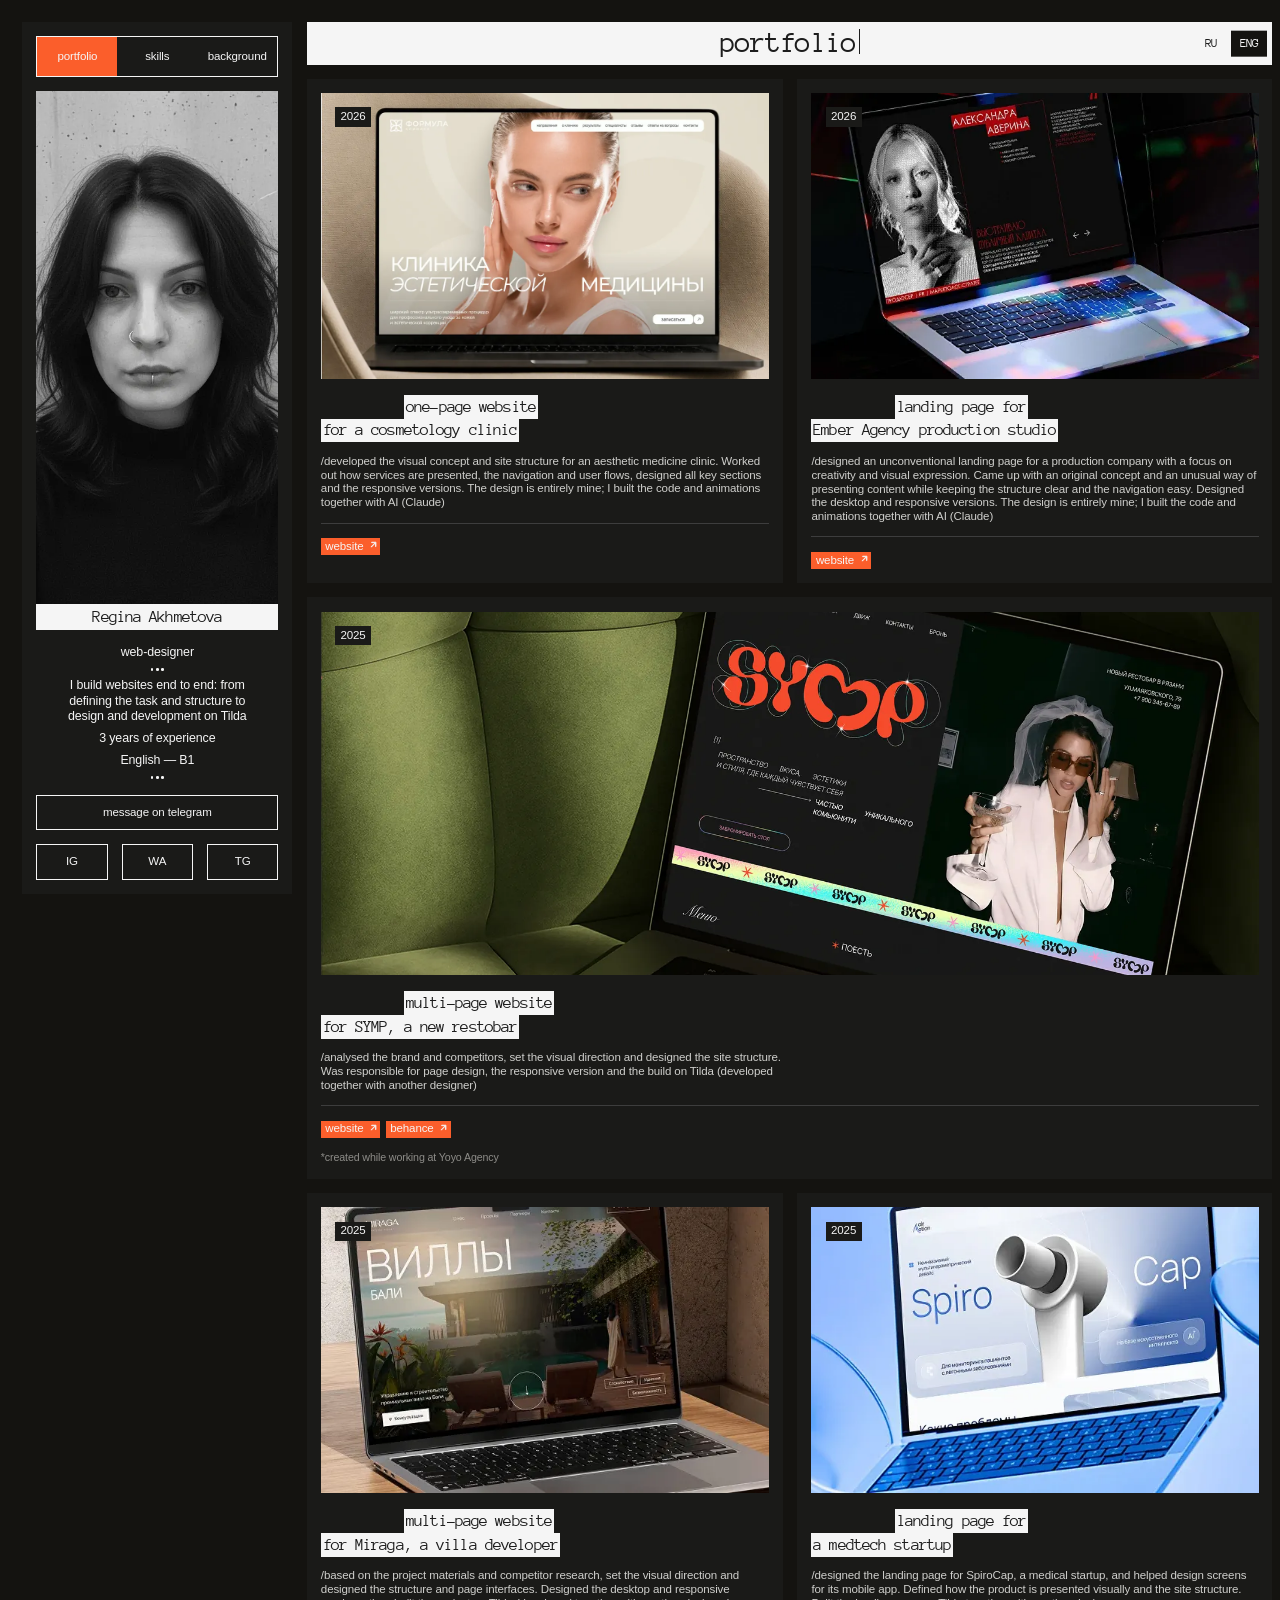
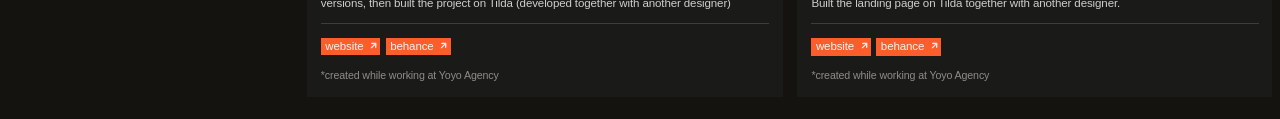
<file: en/cv/index.html>
<!doctype html>
<html lang="en">
<head>
<meta charset="utf-8">
<meta name="viewport" content="width=device-width, initial-scale=1, viewport-fit=cover">
<link rel="preconnect" href="https://fonts.googleapis.com">
<link rel="preconnect" href="https://fonts.gstatic.com" crossorigin>
<link rel="stylesheet" href="https://fonts.googleapis.com/css2?family=Anonymous+Pro&amp;display=swap">
<script>(function(){var r=document.documentElement,h=location.hash.slice(1);r.dataset.view=["portfolio","skills","background"].indexOf(h)>-1?h:"portfolio";r.classList.add("js");})();</script>
<title>Regina Akhmetova — CV</title>
<meta name="claude:viewport-fit-sides" content="cover">
<meta name="description" content="Regina Akhmetova — web designer. End-to-end websites: from task and structure to design and development on Tilda.">
<style>
/* layout: sticky profile column on the left, stacked content panels on the right; one column on phones */
:root{
  --bg:#141310;        /* page ground */
  --panel:#1a1a18;     /* section panels */
  --line:#3d3d3d;      /* dividers, frames */
  --paper:#f5f5f5;     /* light bars + highlighted titles */
  --ink:#1d1d1d;       /* text on paper */
  --fg:#f5f5f5;        /* text on dark */
  --muted:#8d8c88;     /* dates, notes */
  --soft:#cfcfcc;      /* body copy on dark */
  --accent:#fb5e2b;    /* link tags */
  --sans:"Helvetica Neue",Helvetica,Arial,sans-serif;
  --head:"Anonymous Pro","Courier New",ui-monospace,monospace;
  --gap:16px;
  color-scheme:dark;
}
*{box-sizing:border-box}
html{scroll-behavior:smooth}
@media (prefers-reduced-motion:reduce){html{scroll-behavior:auto}*{transition:none!important}}
body{background:var(--bg);color:var(--fg);font-family:var(--sans);font-size:14px;line-height:1.35;letter-spacing:-0.01em;-webkit-font-smoothing:antialiased}
button{font:inherit;letter-spacing:inherit;color:inherit}
a{color:inherit}
.bar,.ttl,.sub,.portrait .name,.bar *,.ttl *,.sub *{font-family:var(--head);font-weight:400;font-style:normal;letter-spacing:-1px;font-synthesis:none;-webkit-font-smoothing:antialiased}
:focus-visible{outline:2px solid var(--accent);outline-offset:2px}

.wrap{display:grid;grid-template-columns:304px minmax(0,1fr);gap:var(--gap);align-items:start;
  padding-block:16px;padding-left:max(16px,env(safe-area-inset-left,0px));padding-right:max(16px,env(safe-area-inset-right,0px));max-width:1600px;margin:0 auto}

/* ---------- sidebar ---------- */
.side{position:sticky;top:calc(16px + env(safe-area-inset-top,0px));height:calc(100vh - 32px);height:calc(100dvh - 32px - env(safe-area-inset-top,0px) - env(safe-area-inset-bottom,0px));overflow-y:auto;background:var(--panel);padding:16px;display:flex;flex-direction:column;gap:16px;text-align:center}
.nav{display:grid;grid-template-columns:repeat(3,1fr);border:1px solid var(--paper);padding:0;gap:0}
.nav button{background:none;border:0;cursor:pointer;font-size:13px;padding:13px 4px;transition:background .2s,color .2s}
.nav button:hover,
html[data-view="portfolio"] .nav [data-view="portfolio"],html[data-view="skills"] .nav [data-view="skills"],html[data-view="background"] .nav [data-view="background"]{background:var(--accent);color:var(--paper)}
.view{display:none;flex-direction:column;gap:var(--gap)}
html[data-view="portfolio"] #portfolio,html[data-view="skills"] #skills,html[data-view="background"] #background{display:flex}
.js .bar:not(.typed){color:transparent}
.portrait{display:flex;flex-direction:column;flex:1 1 auto;min-height:220px}
.portrait .ph{aspect-ratio:272/367;max-width:100%}
.portrait .name{background:var(--paper);color:var(--ink);font-size:19px;padding:2px}
.role{font-size:14px}
.dots{display:flex;justify-content:center;gap:3px;margin:2px 0}
.dots i{width:3px;height:3px;border-radius:50%;background:var(--fg)}
.about-short{font-size:14px;line-height:1.25;color:var(--fg);text-wrap:balance}
.side .info{display:flex;flex-direction:column;gap:6px}
.btn{display:block;border:1px solid var(--paper);padding:10px;text-decoration:none;font-size:13px;transition:background .2s,color .2s}
.btn:hover{background:var(--paper);color:var(--ink)}
.btn svg{width:15px;height:15px;vertical-align:-2px;margin-left:2px}
.socials{display:grid;grid-template-columns:repeat(3,1fr);gap:16px}

.bar-row{position:relative}
.lang{position:absolute;right:8px;top:50%;transform:translateY(-50%);display:flex;align-items:center;gap:2px;font-family:var(--head);font-size:15px;letter-spacing:-1px}
.lang a{display:grid;place-items:center;min-width:40px;height:30px;padding:0 7px;text-decoration:none;color:var(--ink);background:transparent;transition:color .2s,background .2s}
.lang a:hover,.lang a[aria-current]{background:var(--bg);color:var(--paper)}
@media (max-width:480px){.lang{right:4px}.lang a{min-width:34px;height:26px;padding:0 5px;font-size:13px}}
.lang-top{display:none}
@media (max-width:860px){
  .bar-row .lang{display:none}
  .lang-top{display:flex;position:static;transform:none;justify-content:flex-end;margin:-6px -6px -8px 0}
  .lang-top a{color:var(--fg)}
  .lang-top a:hover,.lang-top a[aria-current]{background:var(--paper);color:var(--ink)}
}

/* ---------- main ---------- */
main{display:flex;flex-direction:column;gap:var(--gap);min-width:0}
.bar{background:var(--paper);color:var(--ink);text-align:center;font-size:clamp(26px,2.6vw,34px);font-weight:400;margin:0;padding:1px 2px 2px;scroll-margin-top:16px}
.grid2{display:grid;grid-template-columns:repeat(2,minmax(0,1fr));gap:var(--gap)}

.case{background:var(--panel);padding:16px;display:flex;flex-direction:column;gap:14px;min-width:0}
.media{position:relative}
.media .year{position:absolute;top:16px;left:16px;background:var(--panel);color:var(--fg);font-size:13px;padding:2px 6px;z-index:1}
.ph{background:repeating-linear-gradient(135deg,#252522 0 10px,#22221f 10px 20px);border:1px dashed var(--line);display:grid;place-items:center;color:var(--muted);font-size:12px;width:100%}
.media .ph{aspect-ratio:16/10.2}
.case.wide .media .ph{aspect-ratio:16/6.2}
.media img{display:block;width:100%;max-width:100%;aspect-ratio:16/10.2;object-fit:cover}
.case.wide .media img{aspect-ratio:16/6.2}
.portrait img{display:block;width:100%;flex:1 1 0;min-height:0;object-fit:cover;object-position:50% 30%}
.case .media{overflow:hidden}
.case .media img{transition:transform .6s ease}
.case:hover .media img{transform:scale(1.025)}

.ttl{font-size:19px;font-weight:400;margin:4px 0 0;line-height:1.2;display:flex;flex-direction:column;align-items:flex-start}
.ttl span{display:block;max-width:100%;background:var(--paper);color:var(--ink);padding:2px}
.ttl .l1{margin-left:94px}
.desc{color:var(--soft);font-size:13px;line-height:1.2;margin:0;max-width:72ch}
.links{display:flex;gap:6px;flex-wrap:wrap;border-top:1px solid var(--line);padding-top:16px}
.tag{background:var(--accent);color:var(--paper);transition:background .2s,color .2s;text-decoration:none;font-size:13px;padding:1px 5px;display:inline-flex;align-items:center;gap:5px}
.tag:hover{background:var(--paper);color:var(--accent)}
.tag svg{width:14px;height:14px;margin:-2px -3px -2px -2px}
.note{color:var(--muted);font-size:12px;margin:0}

/* skills */
.panel{background:var(--panel);padding:16px}
.sub{display:inline-flex;align-items:center;gap:4px;margin:0 0 18px;font-size:19px;font-weight:400}
.sub .ico{width:28px;height:28px;border-radius:50%;background:var(--paper);display:grid;place-items:center;flex:none}
.sub .ico svg{width:17px;height:17px}
.sub .t{background:var(--paper);color:var(--ink);padding:1px 4px}
.skills{display:grid;grid-template-columns:repeat(2,minmax(0,1fr));column-gap:16px}
.skill{border-bottom:1px solid var(--line);padding:14px 0 12px;min-width:0}
.skill b{display:block;font-size:14px;margin-bottom:5px}
.skill p{margin:0;font-size:12px;color:var(--soft)}
.skill p strong{color:var(--fg)}

/* background */
.aboutp{color:var(--soft);font-size:13px;line-height:1.2;max-width:none;display:flex;flex-direction:column;gap:14px;margin-top:20px}
.aboutp p{margin:0}
.job{display:grid;grid-template-columns:repeat(2,minmax(0,1fr));column-gap:16px;row-gap:24px;padding-block:16px}
.job + .job{border-top:1px solid var(--line)}
.job .when{color:var(--muted);font-size:12px;margin:0 0 auto}
.job .head{display:flex;flex-direction:column;justify-content:space-between;gap:28px;min-height:100%}
.job .ttl .l2{margin-left:32px}
.job ul{list-style:none;margin:0;padding:0;display:flex;flex-direction:column;gap:12px;font-size:13px;color:var(--soft);align-self:end}
.panel.jobs{padding-block:0}

footer{text-align:center;color:var(--muted);font-size:12px;padding:24px 0 8px}

/* ---------- responsive ---------- */
@media (max-width:1100px){
  .wrap{grid-template-columns:260px minmax(0,1fr)}
}
@media (max-width:860px){
  .wrap{grid-template-columns:minmax(0,1fr)}
  .side{position:static;height:auto;overflow:visible}
  .portrait{flex:none;min-height:0}
  .portrait img{flex:none;aspect-ratio:272/367}
  .portrait{width:min(272px,100%);margin:0 auto}
  .grid2,.skills,.job{grid-template-columns:minmax(0,1fr)}
  .job{row-gap:16px}
  .job .head{gap:16px}
}
@media (max-width:480px){
  .ttl .l1{margin-left:28px}
  .case.wide .media .ph,.case.wide .media img{aspect-ratio:16/10.2}
}

/* ---------- autoscale (как в Tilda): макет 1440px масштабируется под ширину экрана от 1200px ---------- */
html,body{overflow-x:clip}
html.scaled .wrap{width:1440px;max-width:none;margin:0;zoom:var(--s,1)}
html.scaled .side{height:calc(100vh / var(--s,1) - 32px);height:calc(100dvh / var(--s,1) - 32px)}

/* ---------- motion ---------- */
.arr{display:inline-flex;overflow:hidden;vertical-align:middle}
.tag .arr{margin:-2px -3px -2px -2px}
.btn .arr{margin-left:3px;vertical-align:-2px}
.tag svg,.btn svg{margin:0!important;vertical-align:0!important}
@keyframes fly{0%{transform:translate(0,0)}45%{transform:translate(110%,-110%)}46%{transform:translate(-110%,110%)}100%{transform:translate(0,0)}}
.tag:hover svg,.btn:hover svg{animation:fly .45s cubic-bezier(.5,0,.3,1)}
@keyframes blink{0%,100%{opacity:.25}50%{opacity:1}}
.dots i{animation:blink 1.4s ease-in-out infinite}
.dots i:nth-child(2){animation-delay:.2s}
.dots i:nth-child(3){animation-delay:.4s}
@keyframes spin{to{transform:rotate(360deg)}}
.sub .ico svg{animation:spin 9s linear infinite}
@keyframes rise{from{opacity:0;transform:translateY(14px)}to{opacity:1;transform:none}}
.view.enter > *{animation:rise .5s cubic-bezier(.2,.7,.2,1) both;animation-delay:calc(var(--i,0) * 70ms)}
.bar .cur{display:inline-block;width:2px;height:.85em;margin-left:3px;background:var(--ink);vertical-align:-.08em;animation:caret 1s steps(1) infinite;transition:opacity .4s}
@keyframes caret{50%{opacity:0}}
@media (prefers-reduced-motion:reduce){
  .tag:hover svg,.btn:hover svg,.dots i,.sub .ico svg,.view.enter > *,.bar .cur{animation:none}
  .case .media img{transition:none}.case:hover .media img{transform:none}
}
</style>
</head>
<body>
<div class="wrap">

  <aside class="side" aria-label="Profile">
    <nav class="lang lang-top" aria-label="Language"><a href="/cv/#portfolio" hreflang="ru">RU</a><a href="/en/cv/#portfolio" hreflang="en" aria-current="page">ENG</a></nav>
    <nav class="nav" role="tablist" aria-label="Sections">
      <button type="button" role="tab" id="tab-portfolio" aria-controls="portfolio" aria-selected="true" data-view="portfolio">portfolio</button>
      <button type="button" role="tab" id="tab-skills" aria-controls="skills" aria-selected="false" data-view="skills">skills</button>
      <button type="button" role="tab" id="tab-background" aria-controls="background" aria-selected="false" data-view="background">background</button>
    </nav>

    <div class="portrait">
      <img src="/assets/photo.webp" alt="Photo of Regina Akhmetova" decoding="async">
      <div class="name">Regina Akhmetova</div>
    </div>

    <div class="info">
      <div class="role">web-designer</div>
      <div class="dots" aria-hidden="true"><i></i><i></i><i></i></div>
      <div class="about-short">I build websites end to end: from defining the task and structure to design and development on Tilda</div>
      <div>3 years of experience</div>
      <div>English — B1</div>
      <div class="dots" aria-hidden="true"><i></i><i></i><i></i></div>
    </div>

    <a class="btn" href="https://t.me/ayamerhea" target="_blank" rel="noopener">message on telegram</a>
    <div class="socials">
      <a class="btn" href="https://www.instagram.com/ayame.rhea/" target="_blank" rel="noopener">IG</a>
      <a class="btn" href="https://wa.me/79852353305" target="_blank" rel="noopener">WA</a>
      <a class="btn" href="https://t.me/ayamerhea" target="_blank" rel="noopener">TG</a>
    </div>
  </aside>

  <main>
    <!-- ===== portfolio ===== -->
    <section class="view" id="portfolio" role="tabpanel" aria-labelledby="tab-portfolio">
    <header class="bar-row">
      <h2 class="bar">portfolio</h2>
      <nav class="lang" aria-label="Language"><a href="/cv/#portfolio" hreflang="ru">RU</a><a href="/en/cv/#portfolio" hreflang="en" aria-current="page">ENG</a></nav>
    </header>

    <div class="grid2">
      <article class="case">
        <div class="media"><span class="year">2026</span><img src="/assets/formula.webp" alt="Aesthetic medicine clinic website" decoding="async" loading="lazy"></div>
        <h3 class="ttl"><span class="l1">one-page website</span><span>for a cosmetology clinic</span></h3>
        <p class="desc">/developed the visual concept and site structure for an aesthetic medicine clinic. Worked out how services are presented, the navigation and user flows, designed all key sections and the responsive versions. The design is entirely mine; I built the code and animations together with AI (Claude)</p>
        <div class="links">
          <a class="tag" href="/formula/" target="_blank" rel="noopener">website<span class="arr"><svg viewBox="0 0 16 16" aria-hidden="true"><path d="M6.44924 8.77248L11.7797 3.44198L7.21074 3.44198L7.17157 2.82843L12.8284 2.82843L12.8284 8.48528L12.2149 8.44612L12.2149 3.87712L6.88438 9.20762L6.44924 8.77248Z" fill="currentColor" stroke="currentColor"/></svg></span></a>
        </div>
      </article>

      <article class="case">
        <div class="media"><span class="year">2026</span><img src="/assets/ember.webp" alt="Ember Agency landing page" decoding="async" loading="lazy"></div>
        <h3 class="ttl"><span class="l1">landing page for</span><span>Ember Agency production studio</span></h3>
        <p class="desc">/designed an unconventional landing page for a production company with a focus on creativity and visual expression. Came up with an original concept and an unusual way of presenting content while keeping the structure clear and the navigation easy. Designed the desktop and responsive versions. The design is entirely mine; I built the code and animations together with AI (Claude)</p>
        <div class="links">
          <a class="tag" href="/ember/" target="_blank" rel="noopener">website<span class="arr"><svg viewBox="0 0 16 16" aria-hidden="true"><path d="M6.44924 8.77248L11.7797 3.44198L7.21074 3.44198L7.17157 2.82843L12.8284 2.82843L12.8284 8.48528L12.2149 8.44612L12.2149 3.87712L6.88438 9.20762L6.44924 8.77248Z" fill="currentColor" stroke="currentColor"/></svg></span></a>
        </div>
      </article>
    </div>

    <article class="case wide">
      <div class="media"><span class="year">2025</span><img src="/assets/symp.webp" alt="SYMP restobar website" decoding="async" loading="lazy"></div>
      <h3 class="ttl"><span class="l1">multi-page website</span><span>for SYMP, a new restobar</span></h3>
      <p class="desc">/analysed the brand and competitors, set the visual direction and designed the site structure. Was responsible for page design, the responsive version and the build on Tilda (developed together with another designer)</p>
      <div class="links">
        <a class="tag" href="https://symp-rzn.ru/" target="_blank" rel="noopener">website<span class="arr"><svg viewBox="0 0 16 16" aria-hidden="true"><path d="M6.44924 8.77248L11.7797 3.44198L7.21074 3.44198L7.17157 2.82843L12.8284 2.82843L12.8284 8.48528L12.2149 8.44612L12.2149 3.87712L6.88438 9.20762L6.44924 8.77248Z" fill="currentColor" stroke="currentColor"/></svg></span></a>
        <a class="tag" href="https://www.behance.net/gallery/227522595/SYMP-ajdentika-i-mnogostranichnyj-sajt-na-Tilda" target="_blank" rel="noopener">behance<span class="arr"><svg viewBox="0 0 16 16" aria-hidden="true"><path d="M6.44924 8.77248L11.7797 3.44198L7.21074 3.44198L7.17157 2.82843L12.8284 2.82843L12.8284 8.48528L12.2149 8.44612L12.2149 3.87712L6.88438 9.20762L6.44924 8.77248Z" fill="currentColor" stroke="currentColor"/></svg></span></a>
      </div>
      <p class="note">*created while working at Yoyo Agency</p>
    </article>

    <div class="grid2">
      <article class="case">
        <div class="media"><span class="year">2025</span><img src="/assets/miraga.webp" alt="Miraga villa developer website" decoding="async" loading="lazy"></div>
        <h3 class="ttl"><span class="l1">multi-page website</span><span>for Miraga, a villa developer</span></h3>
        <p class="desc">/based on the project materials and competitor research, set the visual direction and designed the structure and page interfaces. Designed the desktop and responsive versions, then built the project on Tilda (developed together with another designer)</p>
        <div class="links">
          <a class="tag" href="https://miraga.id/" target="_blank" rel="noopener">website<span class="arr"><svg viewBox="0 0 16 16" aria-hidden="true"><path d="M6.44924 8.77248L11.7797 3.44198L7.21074 3.44198L7.17157 2.82843L12.8284 2.82843L12.8284 8.48528L12.2149 8.44612L12.2149 3.87712L6.88438 9.20762L6.44924 8.77248Z" fill="currentColor" stroke="currentColor"/></svg></span></a>
          <a class="tag" href="https://www.behance.net/gallery/236769743/MIRAGA-brending-i-veb-sajt-developera-na-bali" target="_blank" rel="noopener">behance<span class="arr"><svg viewBox="0 0 16 16" aria-hidden="true"><path d="M6.44924 8.77248L11.7797 3.44198L7.21074 3.44198L7.17157 2.82843L12.8284 2.82843L12.8284 8.48528L12.2149 8.44612L12.2149 3.87712L6.88438 9.20762L6.44924 8.77248Z" fill="currentColor" stroke="currentColor"/></svg></span></a>
        </div>
        <p class="note">*created while working at Yoyo Agency</p>
      </article>

      <article class="case">
        <div class="media"><span class="year">2025</span><img src="/assets/spirocap.webp" alt="SpiroCap landing page" decoding="async" loading="lazy"></div>
        <h3 class="ttl"><span class="l1">landing page for</span><span>a medtech startup</span></h3>
        <p class="desc">/designed the landing page for SpiroCap, a medical startup, and helped design screens for its mobile app. Defined how the product is presented visually and the site structure. Built the landing page on Tilda together with another designer.</p>
        <div class="links">
          <a class="tag" href="https://air-motion.ru/" target="_blank" rel="noopener">website<span class="arr"><svg viewBox="0 0 16 16" aria-hidden="true"><path d="M6.44924 8.77248L11.7797 3.44198L7.21074 3.44198L7.17157 2.82843L12.8284 2.82843L12.8284 8.48528L12.2149 8.44612L12.2149 3.87712L6.88438 9.20762L6.44924 8.77248Z" fill="currentColor" stroke="currentColor"/></svg></span></a>
          <a class="tag" href="https://www.behance.net/gallery/233777805/AIR-MOTION-Identity-App-Webdite" target="_blank" rel="noopener">behance<span class="arr"><svg viewBox="0 0 16 16" aria-hidden="true"><path d="M6.44924 8.77248L11.7797 3.44198L7.21074 3.44198L7.17157 2.82843L12.8284 2.82843L12.8284 8.48528L12.2149 8.44612L12.2149 3.87712L6.88438 9.20762L6.44924 8.77248Z" fill="currentColor" stroke="currentColor"/></svg></span></a>
        </div>
        <p class="note">*created while working at Yoyo Agency</p>
      </article>
    </div>

    </section>

    <section class="view" id="skills" role="tabpanel" aria-labelledby="tab-skills">
    <header class="bar-row">
      <h2 class="bar">skills</h2>
      <nav class="lang" aria-label="Language"><a href="/cv/#skills" hreflang="ru">RU</a><a href="/en/cv/#skills" hreflang="en" aria-current="page">ENG</a></nav>
    </header>

    <section class="panel">
      <h3 class="sub"><span class="ico"><svg viewBox="0 0 18 16" fill="none" aria-hidden="true">
<path d="M9 0.5C11.4321 0.5 13.6101 0.939555 15.1611 1.62891C15.9371 1.97383 16.5344 2.37168 16.9307 2.78809C17.3244 3.20189 17.5 3.61049 17.5 4C17.5 4.38951 17.3244 4.79811 16.9307 5.21191C16.5344 5.62832 15.9371 6.02617 15.1611 6.37109C13.6101 7.06044 11.4321 7.5 9 7.5C6.56793 7.5 4.38991 7.06044 2.83887 6.37109C2.06289 6.02617 1.46562 5.62832 1.06934 5.21191C0.675617 4.79811 0.5 4.38951 0.5 4C0.5 3.61049 0.675617 3.20189 1.06934 2.78809C1.46562 2.37168 2.06289 1.97383 2.83887 1.62891C4.38991 0.939555 6.56793 0.5 9 0.5Z" stroke="#A7A7A7"/>
<path d="M9 4.5C11.4321 4.5 13.6101 4.93956 15.1611 5.62891C15.9371 5.97383 16.5344 6.37168 16.9307 6.78809C17.3244 7.20189 17.5 7.61049 17.5 8C17.5 8.38951 17.3244 8.79811 16.9307 9.21191C16.5344 9.62832 15.9371 10.0262 15.1611 10.3711C13.6101 11.0604 11.4321 11.5 9 11.5C6.56793 11.5 4.38991 11.0604 2.83887 10.3711C2.06289 10.0262 1.46562 9.62832 1.06934 9.21191C0.675617 8.79811 0.5 8.38951 0.5 8C0.5 7.61049 0.675617 7.20189 1.06934 6.78809C1.46562 6.37168 2.06289 5.97383 2.83887 5.62891C4.38991 4.93956 6.56793 4.5 9 4.5Z" stroke="#3D3D3D"/>
<path d="M9 8.5C11.4321 8.5 13.6101 8.93956 15.1611 9.62891C15.9371 9.97383 16.5344 10.3717 16.9307 10.7881C17.3244 11.2019 17.5 11.6105 17.5 12C17.5 12.3895 17.3244 12.7981 16.9307 13.2119C16.5344 13.6283 15.9371 14.0262 15.1611 14.3711C13.6101 15.0604 11.4321 15.5 9 15.5C6.56793 15.5 4.38991 15.0604 2.83887 14.3711C2.06289 14.0262 1.46562 13.6283 1.06934 13.2119C0.675617 12.7981 0.5 12.3895 0.5 12C0.5 11.6105 0.675617 11.2019 1.06934 10.7881C1.46562 10.3717 2.06289 9.97383 2.83887 9.62891C4.38991 8.93956 6.56793 8.5 9 8.5Z" stroke="#1D1D1D"/>
</svg></span><span class="t">hard skills</span></h3>
      <div class="skills">
        <div class="skill"><b>/web-design:</b><p>multi-page websites, landing pages, online stores, responsive design</p></div>
        <div class="skill"><b>/UX-design:</b><p>prototyping, information architecture, user flows, audience and competitor research</p></div>
        <div class="skill"><b>/tilda:</b><p>zero-block, HTML block, basic and step-by-step animation, responsive layout, block customisation</p></div>
        <div class="skill"><b>/UI-design:</b><p>grids and composition, colour and typography, <strong>building UI systems and components</strong></p></div>
        <div class="skill"><b>/other formats:</b><p>banners, presentations, social media content</p></div>
        <div class="skill"><b>/working with copy:</b><p>editing, visual layout of text</p></div>
        <div class="skill"><b>/case studies:</b><p>behance/dprofile/dribbble, presentation materials</p></div>
        <div class="skill"><b>/tools:</b><p>figma, photoshop, AI tools (GPT, claude, midjourney, etc.)</p></div>
      </div>
    </section>

    <section class="panel">
      <h3 class="sub"><span class="ico"><svg viewBox="0 0 16 18" fill="none" aria-hidden="true">
<path d="M15.5 9C15.5 11.4321 15.0604 13.6101 14.3711 15.1611C14.0262 15.9371 13.6283 16.5344 13.2119 16.9307C12.7981 17.3244 12.3895 17.5 12 17.5C11.6105 17.5 11.2019 17.3244 10.7881 16.9307C10.3717 16.5344 9.97383 15.9371 9.62891 15.1611C8.93956 13.6101 8.5 11.4321 8.5 9C8.5 6.56793 8.93956 4.38991 9.62891 2.83887C9.97383 2.06289 10.3717 1.46562 10.7881 1.06934C11.2019 0.675617 11.6105 0.500001 12 0.500001C12.3895 0.500001 12.7981 0.675617 13.2119 1.06934C13.6283 1.46562 14.0262 2.06289 14.3711 2.83887C15.0604 4.38991 15.5 6.56793 15.5 9Z" stroke="#A7A7A7"/>
<path d="M11.5 9C11.5 11.4321 11.0604 13.6101 10.3711 15.1611C10.0262 15.9371 9.62832 16.5344 9.21191 16.9307C8.79811 17.3244 8.38951 17.5 8 17.5C7.61049 17.5 7.20189 17.3244 6.78809 16.9307C6.37168 16.5344 5.97383 15.9371 5.62891 15.1611C4.93956 13.6101 4.5 11.4321 4.5 9C4.5 6.56793 4.93956 4.38991 5.62891 2.83887C5.97383 2.06289 6.37168 1.46562 6.78809 1.06934C7.20189 0.675617 7.61049 0.500001 8 0.500001C8.38951 0.500001 8.79811 0.675617 9.21191 1.06934C9.62832 1.46562 10.0262 2.06289 10.3711 2.83887C11.0604 4.38991 11.5 6.56793 11.5 9Z" stroke="#3D3D3D"/>
<path d="M7.5 9C7.5 11.4321 7.06044 13.6101 6.37109 15.1611C6.02618 15.9371 5.62832 16.5344 5.21191 16.9307C4.79811 17.3244 4.38951 17.5 4 17.5C3.61049 17.5 3.20189 17.3244 2.78809 16.9307C2.37168 16.5344 1.97383 15.9371 1.62891 15.1611C0.939556 13.6101 0.5 11.4321 0.5 9C0.5 6.56793 0.939556 4.38991 1.62891 2.83887C1.97383 2.06289 2.37168 1.46562 2.78809 1.06934C3.20189 0.675617 3.61049 0.500001 4 0.500001C4.38951 0.500001 4.79811 0.675617 5.21191 1.06934C5.62832 1.46562 6.02618 2.06289 6.37109 2.83887C7.06045 4.38991 7.5 6.56793 7.5 9Z" stroke="#1D1D1D"/>
</svg></span><span class="t">professional skills</span></h3>
      <div class="skills">
        <div class="skill"><b>/attention to detail:</b><p>precise, carefully finished layouts</p></div>
        <div class="skill"><b>/flexibility:</b><p>quick to pick up new tasks and eager to learn</p></div>
        <div class="skill"><b>/working under constraints:</b><p>finding solutions under tight deadlines and changing requirements</p></div>
        <div class="skill"><b>/teamwork:</b><p>working with designers, developers and clients</p></div>
        <div class="skill"><b>/self-management:</b><p>working independently and meeting deadlines</p></div>
        <div class="skill"><b>/ownership:</b><p>seeing tasks through to the result</p></div>
        <div class="skill"><b>/handling feedback:</b><p>take revisions calmly, can discuss and defend design decisions</p></div>
        <div class="skill"><b>/creativity:</b><p>a well-trained eye, taste and a search for unconventional solutions</p></div>
      </div>
    </section>

    </section>

    <section class="view" id="background" role="tabpanel" aria-labelledby="tab-background">
    <header class="bar-row">
      <h2 class="bar">background</h2>
      <nav class="lang" aria-label="Language"><a href="/cv/#background" hreflang="ru">RU</a><a href="/en/cv/#background" hreflang="en" aria-current="page">ENG</a></nav>
    </header>

    <section class="panel">
      <h3 class="sub"><span class="ico"><svg viewBox="0 0 18 18" fill="none" aria-hidden="true">
<path d="M10.5 9C10.5 11.46 10.2777 13.6723 9.92578 15.2559C9.74895 16.0515 9.54545 16.6618 9.33594 17.0605C9.23099 17.2602 9.13689 17.3825 9.06445 17.4492C9.0333 17.4779 9.01164 17.4903 9 17.4961C8.98836 17.4903 8.9667 17.4779 8.93555 17.4492C8.86311 17.3825 8.76901 17.2602 8.66406 17.0605C8.45454 16.6618 8.25105 16.0515 8.07422 15.2559C7.72231 13.6723 7.5 11.46 7.5 9C7.5 6.53998 7.72231 4.32771 8.07422 2.74414C8.25105 1.9485 8.45455 1.33824 8.66406 0.939453C8.76901 0.739756 8.86311 0.617517 8.93555 0.550781C8.96705 0.521768 8.98845 0.508618 9 0.50293C9.01155 0.508618 9.03295 0.521768 9.06445 0.550781C9.13689 0.617517 9.23099 0.739756 9.33594 0.939453C9.54545 1.33824 9.74895 1.9485 9.92578 2.74414C10.2777 4.32771 10.5 6.53998 10.5 9Z" stroke="#A7A7A7"/>
<path d="M9 7.5C11.46 7.5 13.6723 7.72231 15.2559 8.07422C16.0515 8.25105 16.6618 8.45455 17.0605 8.66406C17.2602 8.76901 17.3825 8.86311 17.4492 8.93555C17.4779 8.9667 17.4903 8.98836 17.4961 9C17.4903 9.01164 17.4779 9.0333 17.4492 9.06445C17.3825 9.13689 17.2602 9.23099 17.0605 9.33594C16.6618 9.54545 16.0515 9.74895 15.2559 9.92578C13.6723 10.2777 11.46 10.5 9 10.5C6.53998 10.5 4.32771 10.2777 2.74414 9.92578C1.9485 9.74895 1.33824 9.54545 0.939453 9.33594C0.739756 9.23099 0.617517 9.13689 0.550781 9.06445C0.521768 9.03295 0.508618 9.01155 0.50293 9C0.508618 8.98845 0.521768 8.96705 0.550781 8.93555C0.617517 8.86311 0.739756 8.76901 0.939453 8.66406C1.33824 8.45455 1.9485 8.25105 2.74414 8.07422C4.32771 7.72231 6.53998 7.5 9 7.5Z" stroke="#3D3D3D"/>
</svg></span><span class="t">about me</span></h3>
      <div class="aboutp">
        <p>I love minimalism, a creative approach and clear visual solutions.<br>I work across web design: from structure and prototype to the final layout and the built site.</p>
        <p>What matters to me in my work: attention to detail, interface logic and a visually coherent project.<br>I can work independently and collaborate with clients and a team.</p>
      </div>
    </section>

    <section class="panel jobs">
      <div class="job">
        <div class="head">
          <p class="when">march 2024 — present</p>
          <h3 class="ttl"><span>freelance</span><span class="l2">projects:</span></h3>
        </div>
        <ul>
          <li>/designing landing pages and multi-page websites;</li>
          <li>/creating site structure, prototypes and visual concepts;</li>
          <li>/desktop and mobile design in Figma;</li>
          <li>/preparing hand-off materials for developers;</li>
          <li>/client communication and project management;</li>
          <li>/clients include MTS, Rosatom and commercial projects across various industries.</li>
        </ul>
      </div>
      <div class="job">
        <div class="head">
          <p class="when">july 2024 — february 2026</p>
          <h3 class="ttl"><span>web designer</span><span class="l2">at Yoyo Agency:</span></h3>
        </div>
        <ul>
          <li>/creating landing pages, multi-page websites and online stores for clients across industries;</li>
          <li>/developing prototypes, visual concepts and responsive versions;</li>
          <li>/preparing layouts for developer hand-off;</li>
          <li>/auditing websites and recommending UX and visual improvements;</li>
          <li>/presenting projects and design decisions to clients;</li>
          <li>/mentoring a junior designer and interns, supporting their growth and reviewing their work;</li>
          <li>/contributing to the graphic design team: presentations, banners, visual materials;</li>
          <li>/designing case studies and other agency materials.</li>
        </ul>
      </div>
    </section>

    <section class="panel jobs">
      <div class="job">
        <div class="head">
          <p class="when">july 2023 — march 2024</p>
          <h3 class="ttl"><span>online</span><span class="l2">education:</span></h3>
        </div>
        <ul><li>/yudaev school: UI/UX design course covering Figma, interface design, UX fundamentals and visual composition.</li></ul>
      </div>
      <div class="job">
        <div class="head">
          <p class="when">july 2023 — march 2024</p>
          <h3 class="ttl"><span>professional</span><span class="l2">development:</span></h3>
        </div>
        <ul><li>/Tomsk College of Information Technology, Graphic Design programme</li></ul>
      </div>
    </section>

    </section>
  </main>
</div>

<script>
(function(){
  var root=document.documentElement;
  function fit(){
    var w=root.clientWidth, on=w>=1200;
    root.classList.toggle("scaled",on);
    root.style.setProperty("--s",on?String(Math.floor(w/1440*10000)/10000):"1");
  }
  fit();window.addEventListener("resize",fit);
  if(window.ResizeObserver){var last=root.clientWidth;new ResizeObserver(function(){if(root.clientWidth!==last){last=root.clientWidth;fit();}}).observe(root);}
})();
(function(){
  var views=["portfolio","skills","background"];
  var tabs=document.querySelectorAll('.nav [data-view]');
  var reduce=window.matchMedia&&matchMedia("(prefers-reduced-motion: reduce)").matches;
  var timer=null;
  function type(bar){
    if(!bar)return;
    var text=bar.dataset.text||(bar.dataset.text=bar.textContent.trim());
    bar.setAttribute("aria-label",text);
    clearInterval(timer);
    bar.classList.add("typed");
    if(reduce){bar.textContent=text;return;}
    bar.innerHTML='<span class="tw" aria-hidden="true"></span><span class="cur" aria-hidden="true"></span>';
    var tw=bar.firstChild,i=0;
    timer=setInterval(function(){i++;tw.textContent=text.slice(0,i);if(i>=text.length)clearInterval(timer);},70);
  }
  function animate(el){
    if(reduce)return;
    Array.prototype.forEach.call(el.children,function(c,i){c.style.setProperty("--i",i);});
    el.classList.remove("enter");void el.offsetWidth;el.classList.add("enter");
  }
  function show(name,scroll){
    if(views.indexOf(name)<0) name="portfolio";
    document.documentElement.dataset.view=name;
    views.forEach(function(v){document.getElementById(v).hidden=(v!==name);});
    var cur=document.getElementById(name);animate(cur);type(cur.querySelector(".bar"));
    tabs.forEach(function(b){b.setAttribute("aria-selected",b.dataset.view===name?"true":"false");});
    document.querySelectorAll(".lang-top a").forEach(function(a){a.href=a.getAttribute("href").split("#")[0]+"#"+name;});
    if(scroll){var m=document.querySelector("main");var top=Math.max(0,m.getBoundingClientRect().top+window.scrollY-16);
      if(window.innerWidth<=860||window.scrollY>top)window.scrollTo({top:top,behavior:reduce?"auto":"smooth"});}
  }
  tabs.forEach(function(b){b.addEventListener("click",function(){
    var n=b.dataset.view; show(n,true);
    if(location.hash!=="#"+n){try{history.replaceState(null,"","#"+n);}catch(e){location.hash=n;}}
  });});
  window.addEventListener("hashchange",function(){show(location.hash.slice(1),true);});
  show(location.hash.slice(1),false);
  // language switch: keep the reader at the same place (relative to the content column) on the other-language page
  function mainTop(){return document.querySelector("main").getBoundingClientRect().top+window.scrollY-16;}
  document.querySelectorAll('.lang a:not([aria-current])').forEach(function(a){
    a.addEventListener("click",function(){try{sessionStorage.setItem("cv-scroll",String(window.scrollY-mainTop()));}catch(e){}});
  });
  var saved=null;try{saved=sessionStorage.getItem("cv-scroll");sessionStorage.removeItem("cv-scroll");}catch(e){}
  function settle(){
    if(saved!==null) window.scrollTo({top:Math.max(0,mainTop()+(+saved)),behavior:"instant"});
    else if(location.hash && window.innerWidth>860) window.scrollTo({top:0,behavior:"instant"});
  }
  if("scrollRestoration" in history && saved!==null) history.scrollRestoration="manual";
  settle();window.addEventListener("load",settle);
})();
</script>
</body>
</html>
</file>
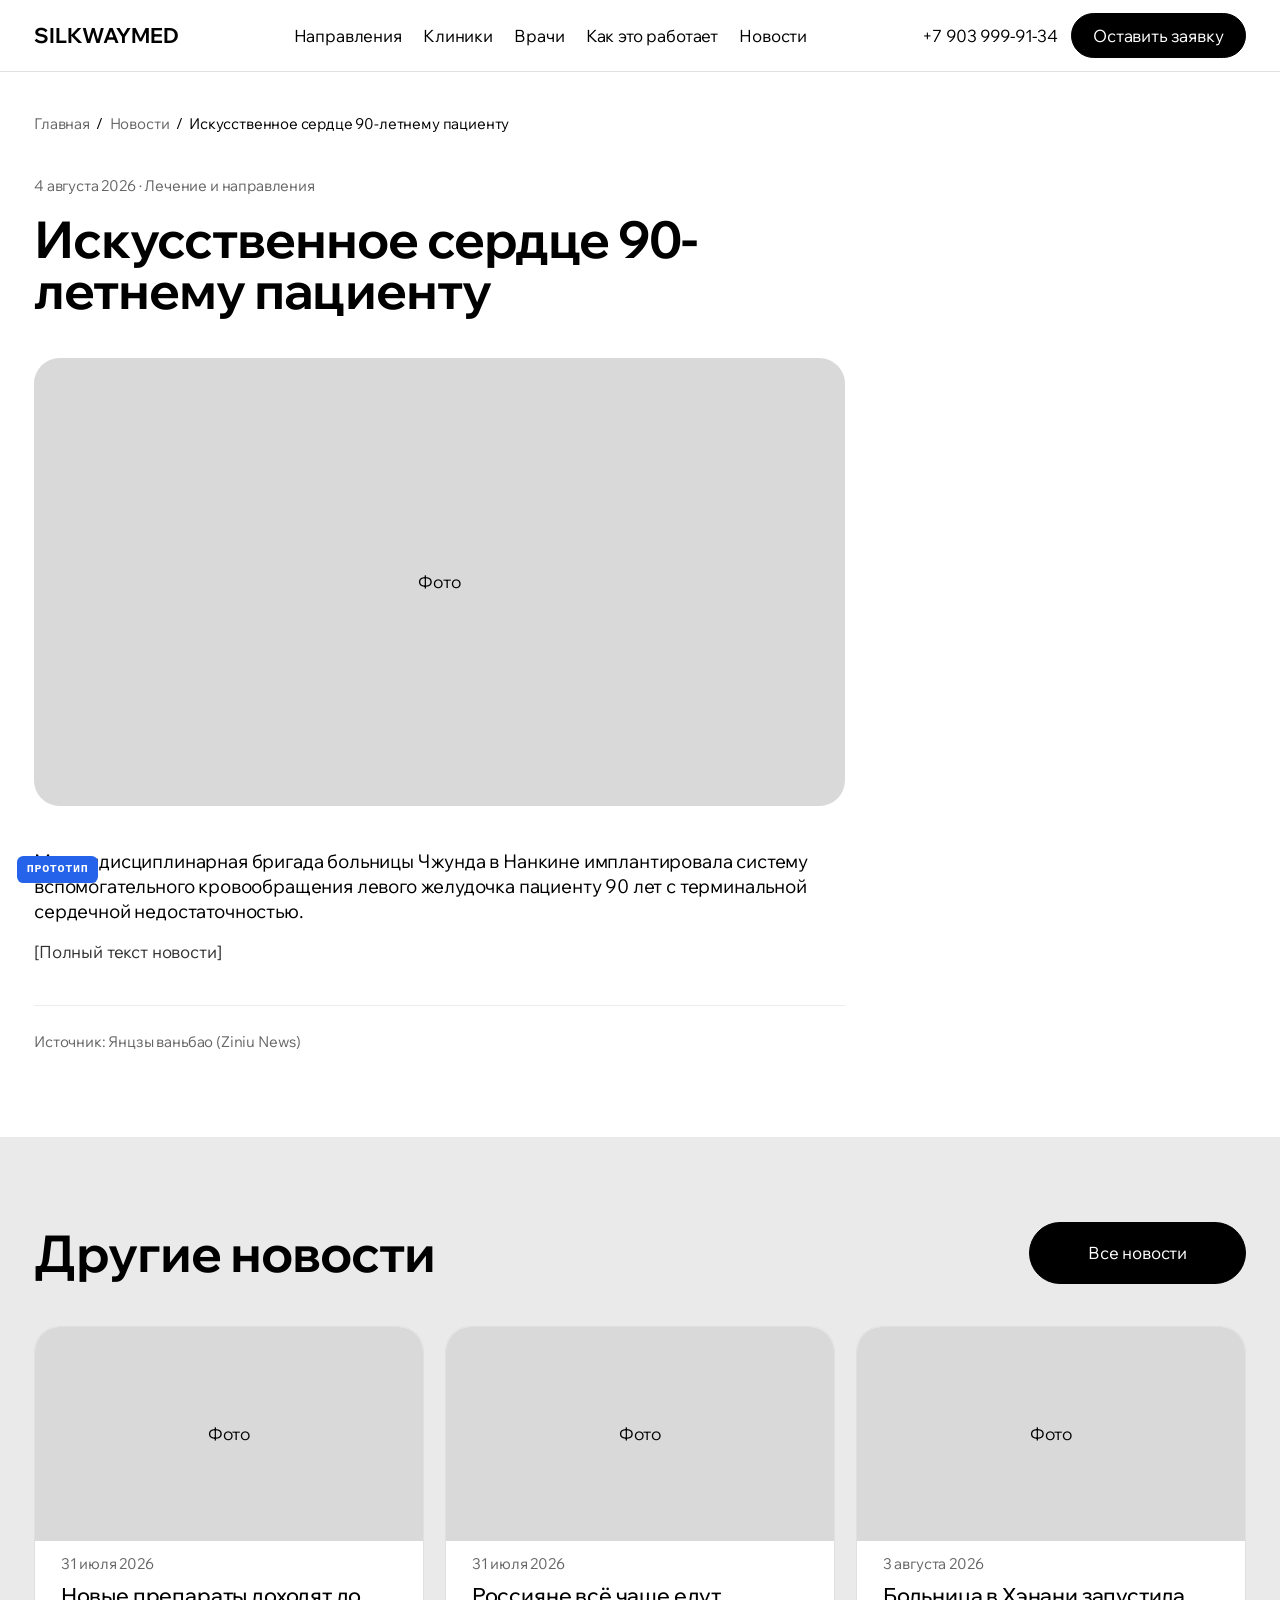
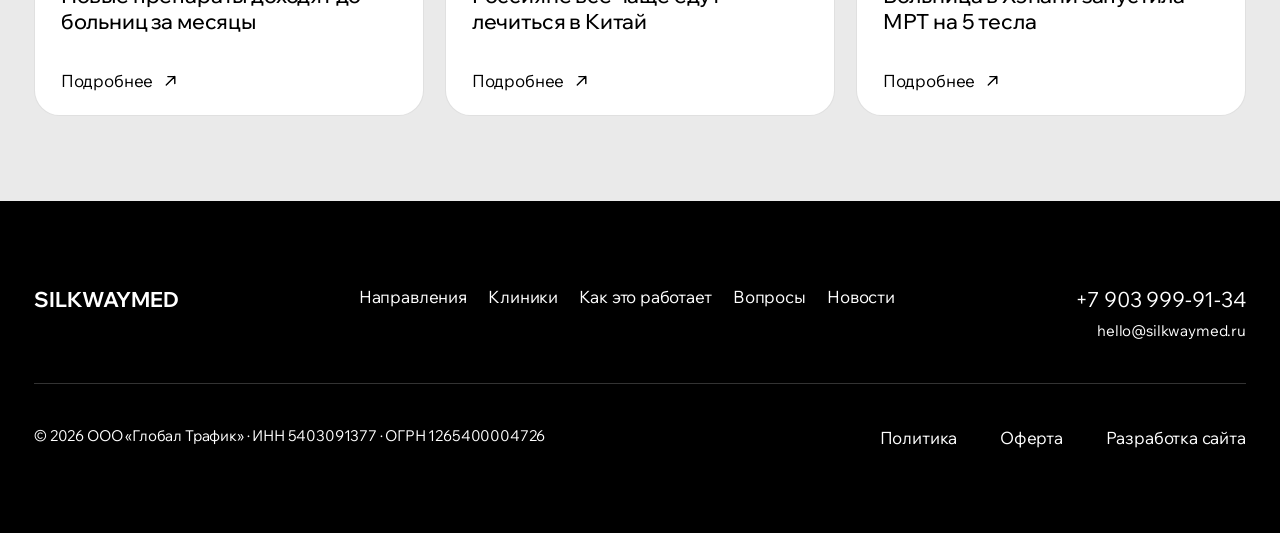
<file: silkwaymed/article.html>
<!doctype html>
<html lang="ru">
<head>
<meta charset="utf-8">
<meta name="viewport" content="width=device-width, initial-scale=1">
<meta name="robots" content="noindex, nofollow">
<title>Новость — Silkway Med</title>
<link rel="preconnect" href="https://fonts.googleapis.com">
<link rel="preconnect" href="https://fonts.gstatic.com" crossorigin>
<link href="https://fonts.googleapis.com/css2?family=Wix+Madefor+Display:wght@400;500;600;700&family=Wix+Madefor+Text:wght@400;500;600&display=swap" rel="stylesheet">
<link rel="stylesheet" href="style.css">
<script src="autoscale.js"></script>
</head>
<body data-page="article">
<div id="hdr"></div>
<main>
<section class="sec" style="padding-top:40px">
  <div class="wrap">
    <nav class="crumbs" aria-label="Хлебные крошки"><a href="index.html">Главная</a><span>/</span><a href="news.html">Новости</a><span>/</span><span id="a-crumb"></span></nav>
    <article class="article">
      <p class="meta" id="a-meta"></p>
      <h1 class="h2" id="a-title" style="margin-top:16px"></h1>
      <div class="ph">Фото</div>
      <p class="lead" id="a-lead" style="opacity:1"></p>
      <p class="body">[Полный текст новости]</p>
      <p class="meta src" id="a-src"></p>
    </article>
  </div>
</section>
<section class="sec sec--grey">
  <div class="wrap">
    <div class="sec-head sec-head--row" style="align-items:center"><h2 class="h2">Другие новости</h2><a href="news.html" class="btn" style="min-width:203px">Все новости</a></div>
    <div class="grid3" id="news-more"></div>
  </div>
</section>
</main>
<div id="ftr"></div>
<div class="proto" aria-hidden="true">ПРОТОТИП</div>
<script src="data.js"></script>
<script src="app.js"></script>
</body>
</html>
</file>
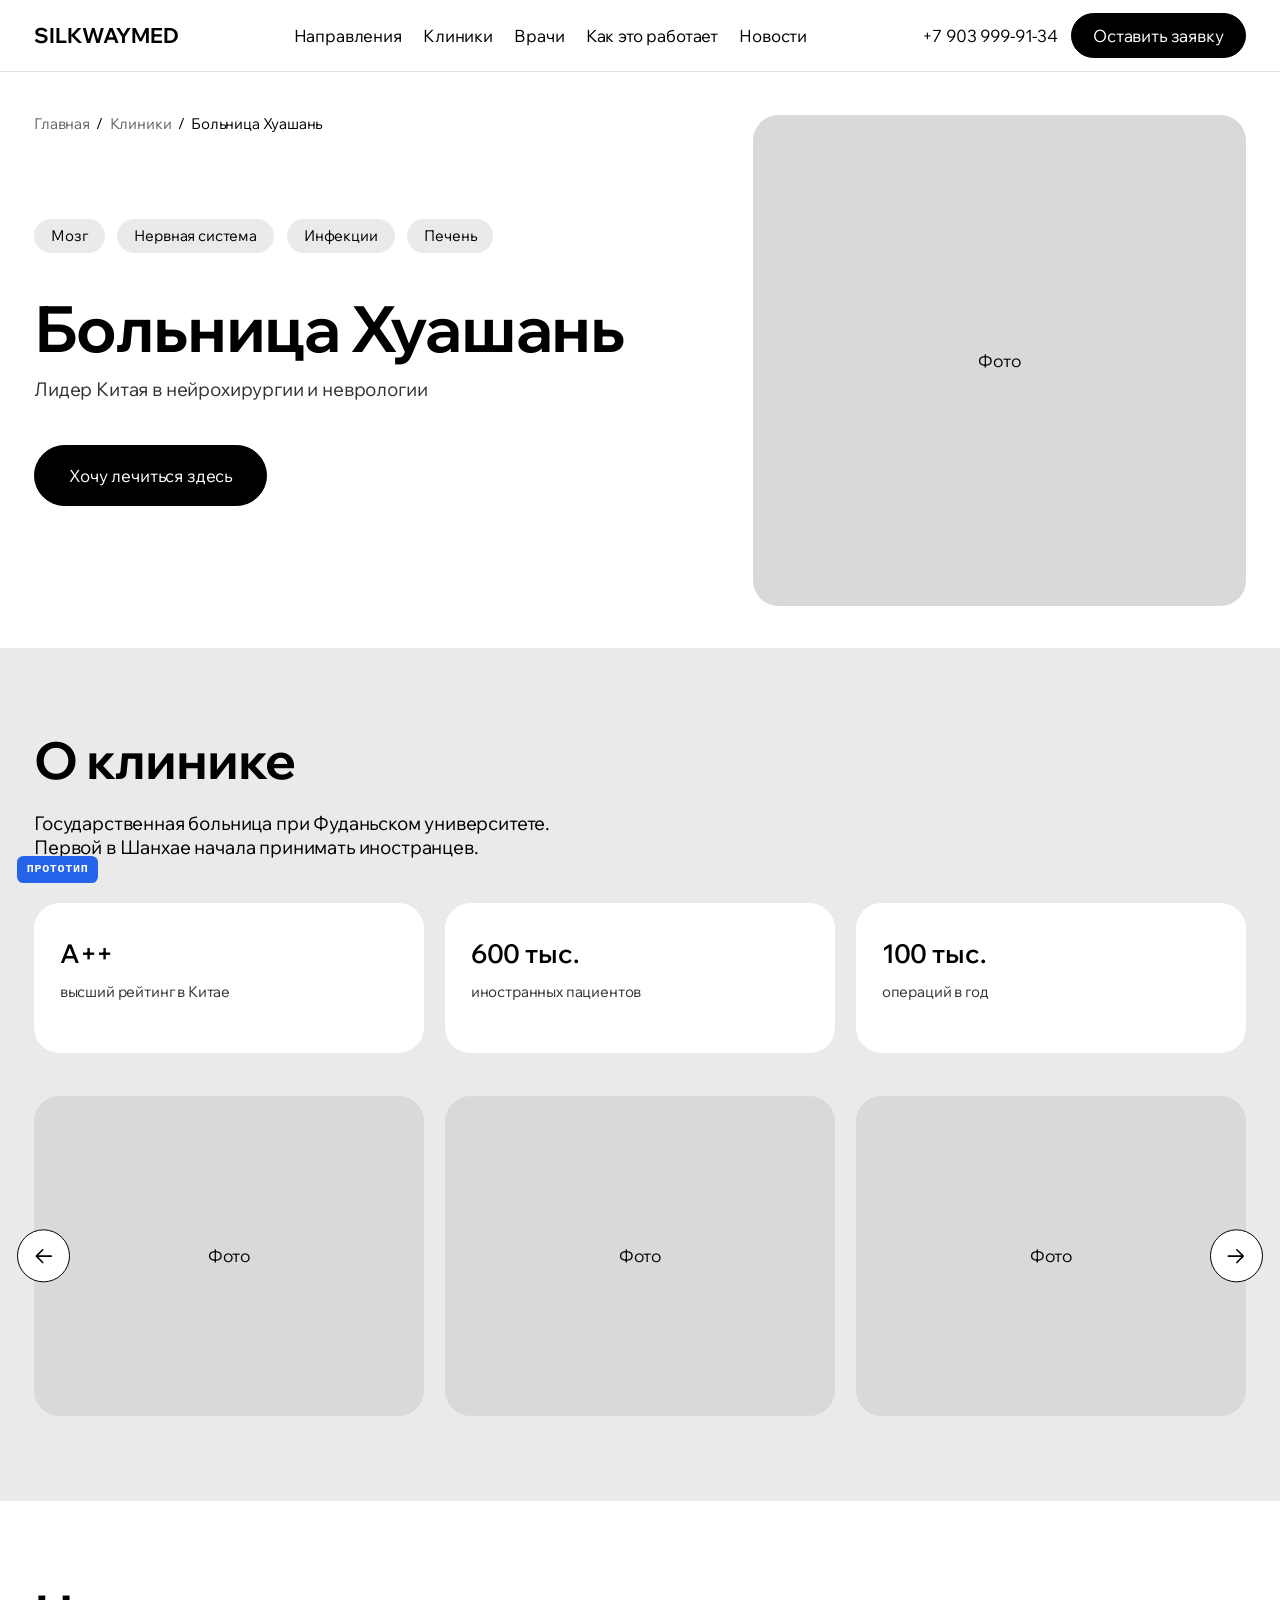
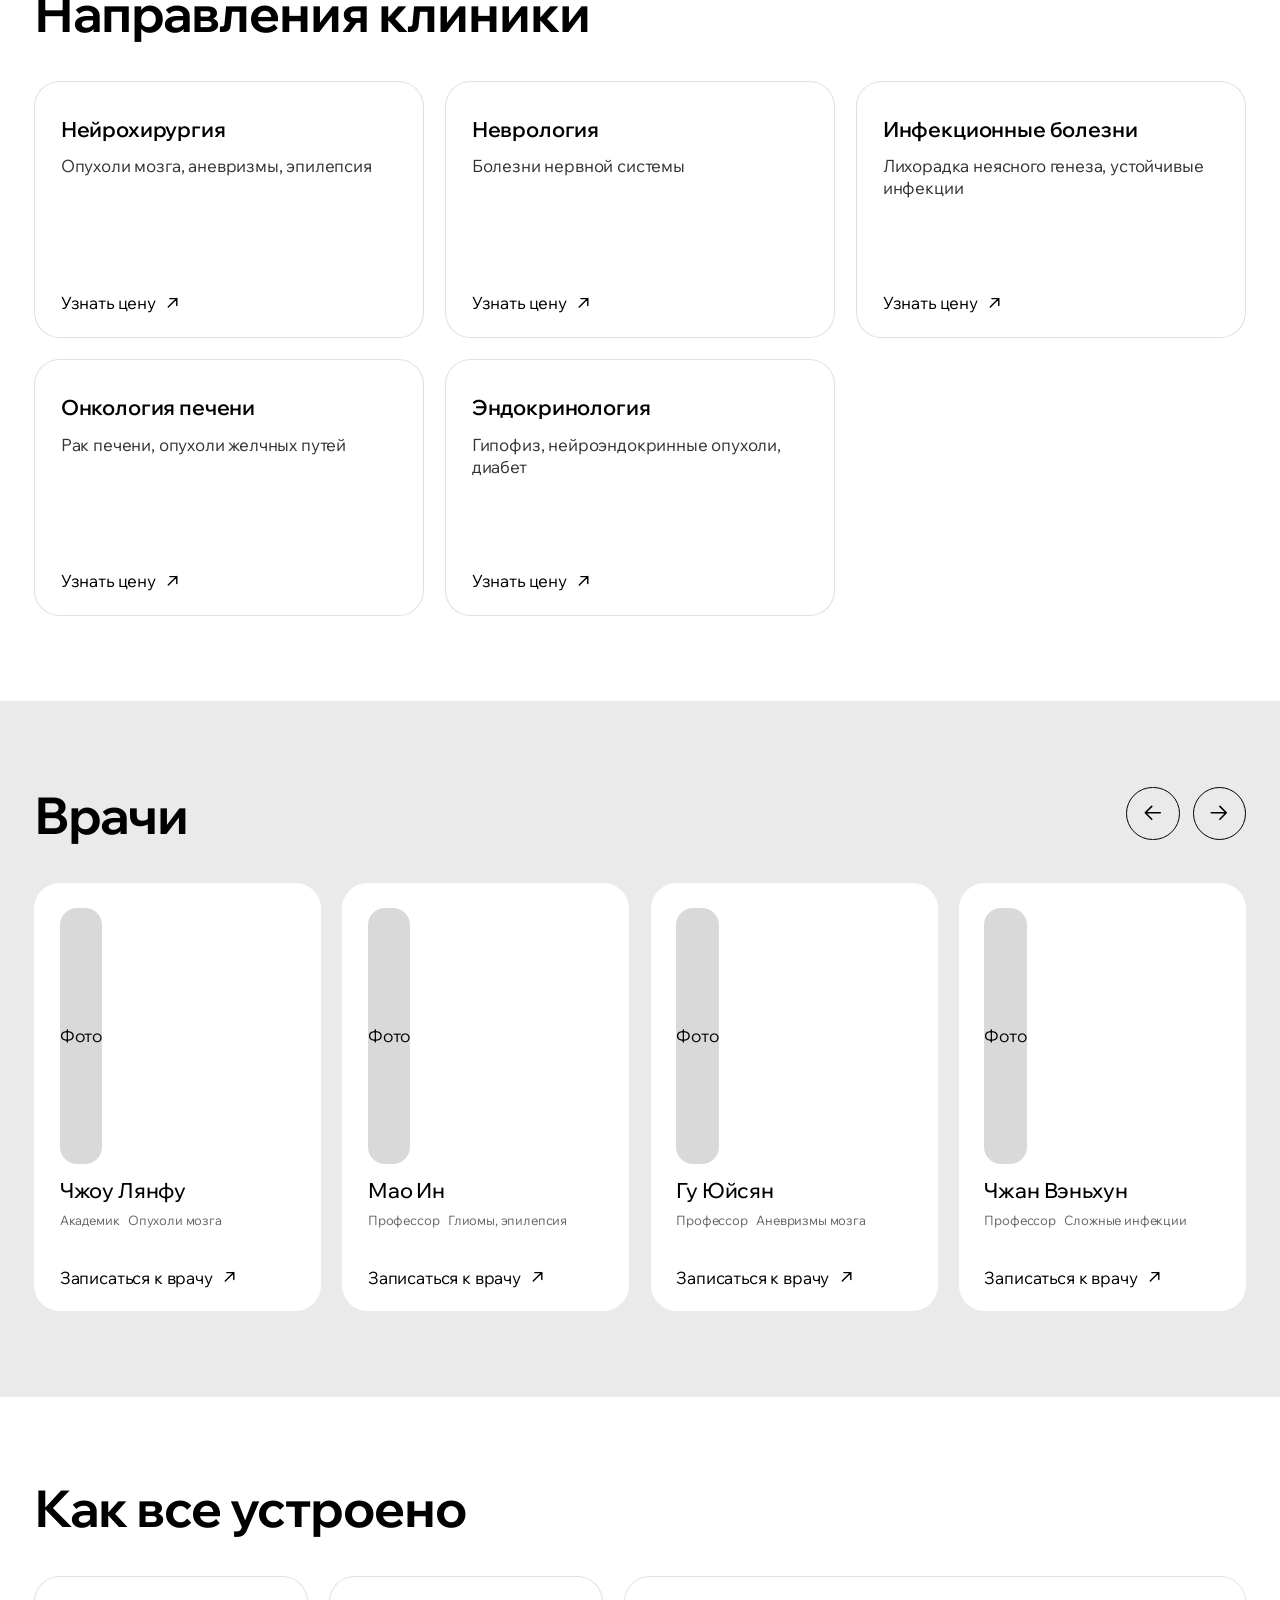
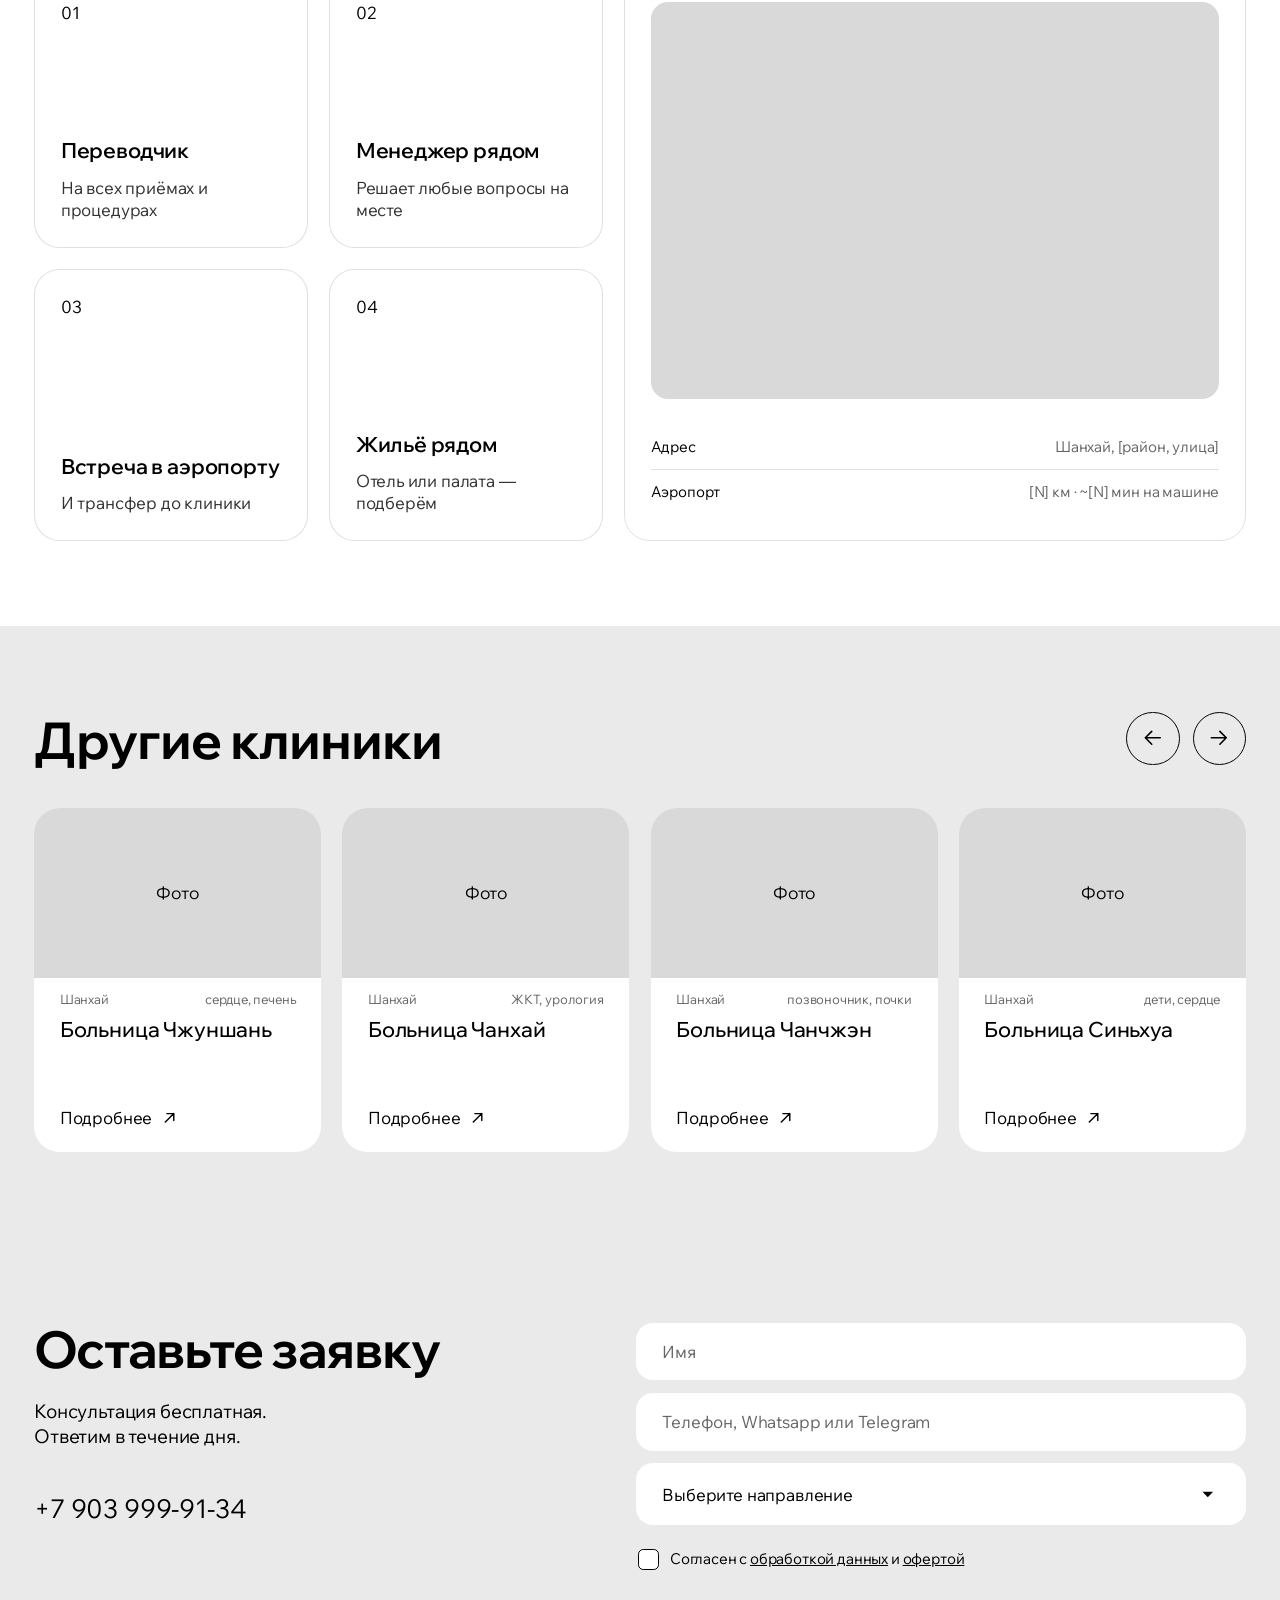
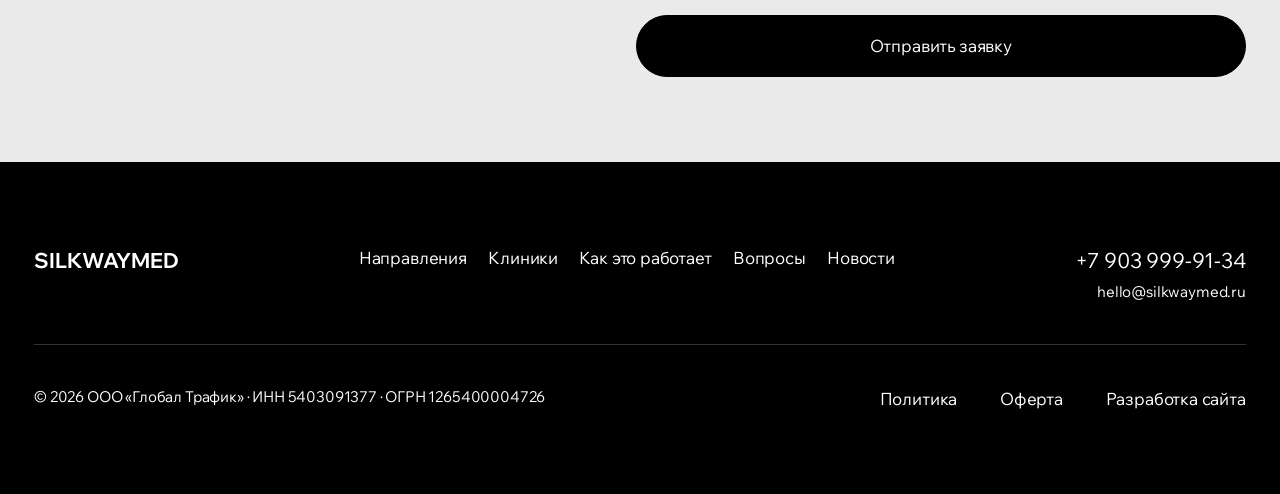
<file: silkwaymed/clinic.html>
<!doctype html>
<html lang="ru">
<head>
<meta charset="utf-8">
<meta name="viewport" content="width=device-width, initial-scale=1">
<meta name="robots" content="noindex, nofollow">
<title>Клиника — Silkway Med</title>
<link rel="preconnect" href="https://fonts.googleapis.com">
<link rel="preconnect" href="https://fonts.gstatic.com" crossorigin>
<link href="https://fonts.googleapis.com/css2?family=Wix+Madefor+Display:wght@400;500;600;700&family=Wix+Madefor+Text:wght@400;500;600&display=swap" rel="stylesheet">
<link rel="stylesheet" href="style.css">
<script src="autoscale.js"></script>
</head>
<body data-page="clinic">
<div id="hdr"></div>

<main>
<!-- Первый экран -->
<section class="c-hero">
  <div class="wrap">
    <div class="hero__in">
      <div class="hero__text">
        <nav class="crumbs" aria-label="Хлебные крошки" style="margin-bottom:0"><a href="index.html">Главная</a><span>/</span><a href="index.html#clinics">Клиники</a><span>/</span><span data-f="name"></span></nav>
        <div class="chips" id="chips" style="margin-top:40px"></div>
        <div>
          <h1 class="h1" data-f="name"></h1>
          <p class="lead" data-f="lead"></p>
        </div>
        <button type="button" class="btn" id="hero-cta" style="align-self:flex-start">Хочу лечиться здесь</button>
      </div>
      <div class="ph hero__img">Фото</div>
    </div>
  </div>
</section>

<!-- О клинике -->
<section class="sec sec--grey" id="about">
  <div class="wrap">
    <div class="about-head"><h2 class="h2">О клинике</h2><p class="lead" data-f="about"></p></div>
    <div class="grid3" id="facts"></div>
    <div class="gal">
      <button type="button" class="round round--white gal__btn gal__btn--prev" data-i="left" data-slider="gal" data-step="-1" aria-label="Предыдущее фото"></button>
      <div class="slider" id="gal">
        <div class="ph">Фото</div><div class="ph">Фото</div><div class="ph">Фото</div>
        <div class="ph">Фото</div><div class="ph">Фото</div><div class="ph">Фото</div>
      </div>
      <button type="button" class="round round--white gal__btn gal__btn--next" data-i="right" data-slider="gal" data-step="1" aria-label="Следующее фото"></button>
    </div>
  </div>
</section>

<!-- Направления клиники -->
<section class="sec" id="services">
  <div class="wrap">
    <h2 class="h2 sec-head">Направления клиники</h2>
    <div class="grid3" id="dirs"></div>
  </div>
</section>

<!-- Врачи -->
<section class="sec sec--grey" id="team">
  <div class="wrap">
    <div class="sec-head sec-head--row">
      <h2 class="h2">Врачи</h2>
      <div class="arrows">
        <button type="button" class="round" data-i="left" data-slider="doc-slider" data-step="-1" aria-label="Назад"></button>
        <button type="button" class="round" data-i="right" data-slider="doc-slider" data-step="1" aria-label="Вперёд"></button>
      </div>
    </div>
    <div class="slider" id="doc-slider"></div>
  </div>
</section>

<!-- Как все устроено -->
<section class="sec" id="place">
  <div class="wrap">
    <h2 class="h2 sec-head">Как все устроено</h2>
    <div class="how2">
      <ol class="how2__cards">
        <li class="card card--line step"><span class="step__n">01</span><span class="t20 step__t">Переводчик</span><span class="body">На всех приёмах и процедурах</span></li>
        <li class="card card--line step"><span class="step__n">02</span><span class="t20 step__t">Менеджер рядом</span><span class="body">Решает любые вопросы на месте</span></li>
        <li class="card card--line step"><span class="step__n">03</span><span class="t20 step__t">Встреча в аэропорту</span><span class="body">И трансфер до клиники</span></li>
        <li class="card card--line step"><span class="step__n">04</span><span class="t20 step__t">Жильё рядом</span><span class="body">Отель или палата — подберём</span></li>
      </ol>
      <div class="mapcard">
        <div class="mapcard__map" id="map"></div>
        <dl class="kv">
          <div><dt>Адрес</dt><dd><span data-f="city"></span>, [район, улица]</dd></div>
          <div><dt>Аэропорт</dt><dd>[N] км · ~[N] мин на машине</dd></div>
        </dl>
      </div>
    </div>
  </div>
</section>

<!-- Другие клиники -->
<section class="sec sec--grey" id="others">
  <div class="wrap">
    <div class="sec-head sec-head--row">
      <h2 class="h2">Другие клиники</h2>
      <div class="arrows">
        <button type="button" class="round" data-i="left" data-slider="others-slider" data-step="-1" aria-label="Назад"></button>
        <button type="button" class="round" data-i="right" data-slider="others-slider" data-step="1" aria-label="Вперёд"></button>
      </div>
    </div>
    <div class="slider" id="others-slider"></div>
  </div>
</section>

<!-- Форма -->
<section class="sec sec--grey" id="lead">
  <div class="wrap lead-in">
    <div class="lead-in__text">
      <div><h2 class="h2">Оставьте заявку</h2><p class="lead">Консультация бесплатная. Ответим в течение дня.</p></div>
      <a href="tel:+79039999134" class="lead-in__phone">+7 903 999-91-34</a>
    </div>
    <form class="form form--flat" id="lead-form" novalidate>
      <div class="chosen"><span>Вы выбрали: <b></b></span><button type="button">Сбросить</button></div>
      <div class="fields">
        <input class="inp" type="text" placeholder="Имя" autocomplete="given-name" required aria-label="Имя">
        <input class="inp" type="text" placeholder="Телефон, Whatsapp или Telegram" autocomplete="tel" required aria-label="Телефон, Whatsapp или Telegram">
        <div class="sel">
          <select class="inp" id="f-dir" aria-label="Направление"><option value="">Выберите направление</option></select>
          <span data-i="caret"></span>
        </div>
        <label class="agree"><input type="checkbox" required> <span>Согласен с <a href="doc.html?d=policy">обработкой данных</a> и <a href="doc.html?d=offer">офертой</a></span></label>
      </div>
      <p class="ferr" role="alert">Заполните имя, контакт и отметьте согласие</p>
      <button type="submit" class="btn btn--block">Отправить заявку</button>
      <div class="thanks" role="status">
        <span class="t24">Спасибо, заявка отправлена</span>
        <span class="body">Менеджер свяжется с вами в течение рабочего дня.</span>
        <button type="button" class="btn btn--line again">Отправить ещё одну</button>
      </div>
    </form>
  </div>
</section>
</main>

<div id="ftr"></div>
<div class="proto" aria-hidden="true">ПРОТОТИП</div>
<script src="data.js"></script>
<script src="app.js"></script>
</body>
</html>
</file>
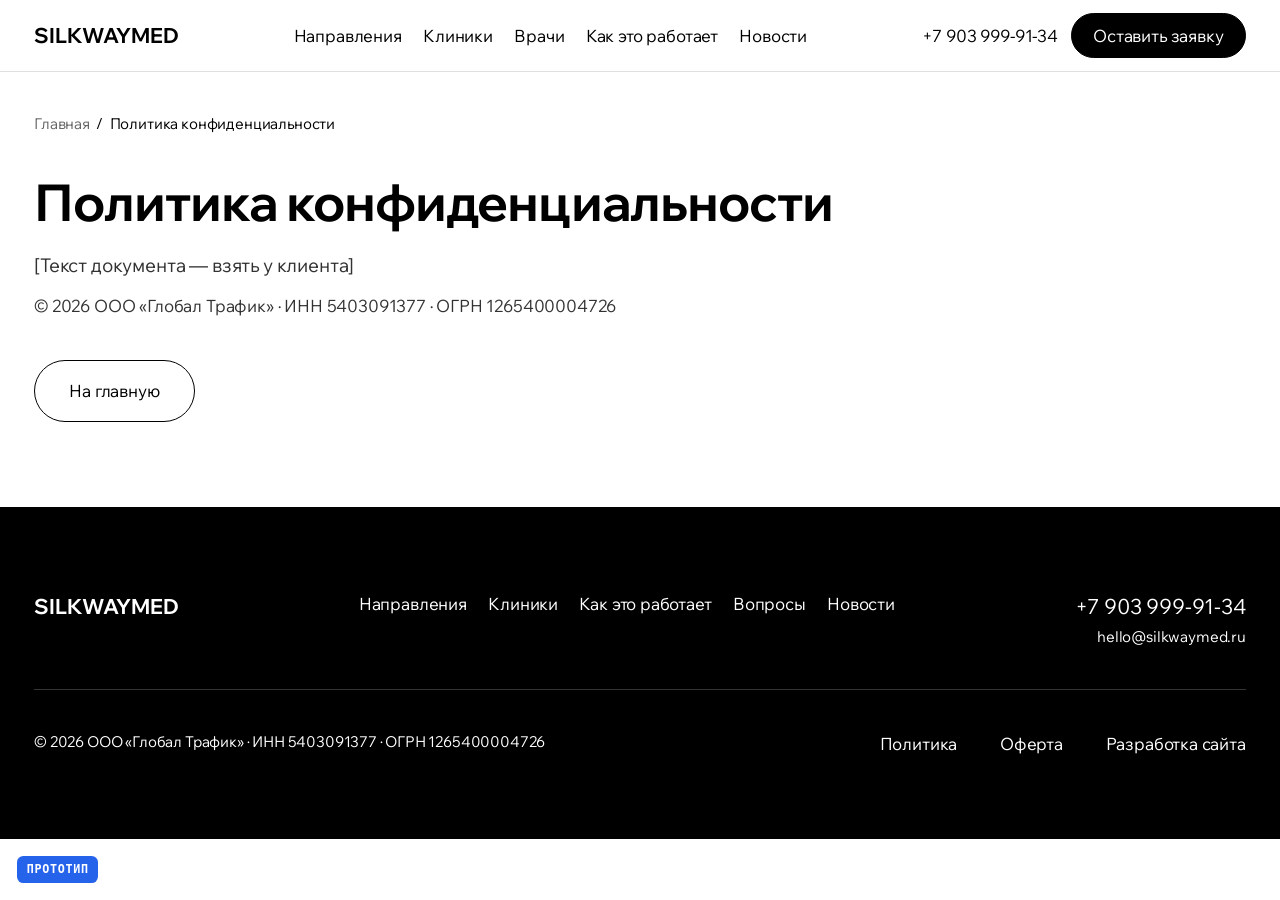
<file: silkwaymed/doc.html>
<!doctype html>
<html lang="ru">
<head>
<meta charset="utf-8">
<meta name="viewport" content="width=device-width, initial-scale=1">
<meta name="robots" content="noindex, nofollow">
<title>Документ — Silkway Med</title>
<link rel="preconnect" href="https://fonts.googleapis.com">
<link rel="preconnect" href="https://fonts.gstatic.com" crossorigin>
<link href="https://fonts.googleapis.com/css2?family=Wix+Madefor+Display:wght@400;500;600;700&family=Wix+Madefor+Text:wght@400;500;600&display=swap" rel="stylesheet">
<link rel="stylesheet" href="style.css">
<script src="autoscale.js"></script>
</head>
<body data-page="doc">
<div id="hdr"></div>
<main>
<section class="sec" style="padding-top:40px">
  <div class="wrap">
    <nav class="crumbs" aria-label="Хлебные крошки"><a href="index.html">Главная</a><span>/</span><span id="d-crumb"></span></nav>
    <div class="docpage">
      <h1 class="h2" id="d-title"></h1>
      <p class="lead" style="margin-top:24px">[Текст документа — взять у клиента]</p>
      <p class="body">© 2026 ООО «Глобал Трафик» · ИНН 5403091377 · ОГРН 1265400004726</p>
      <a href="index.html" class="btn btn--line" style="margin-top:40px">На главную</a>
    </div>
  </div>
</section>
</main>
<div id="ftr"></div>
<div class="proto" aria-hidden="true">ПРОТОТИП</div>
<script src="data.js"></script>
<script src="app.js"></script>
</body>
</html>
</file>
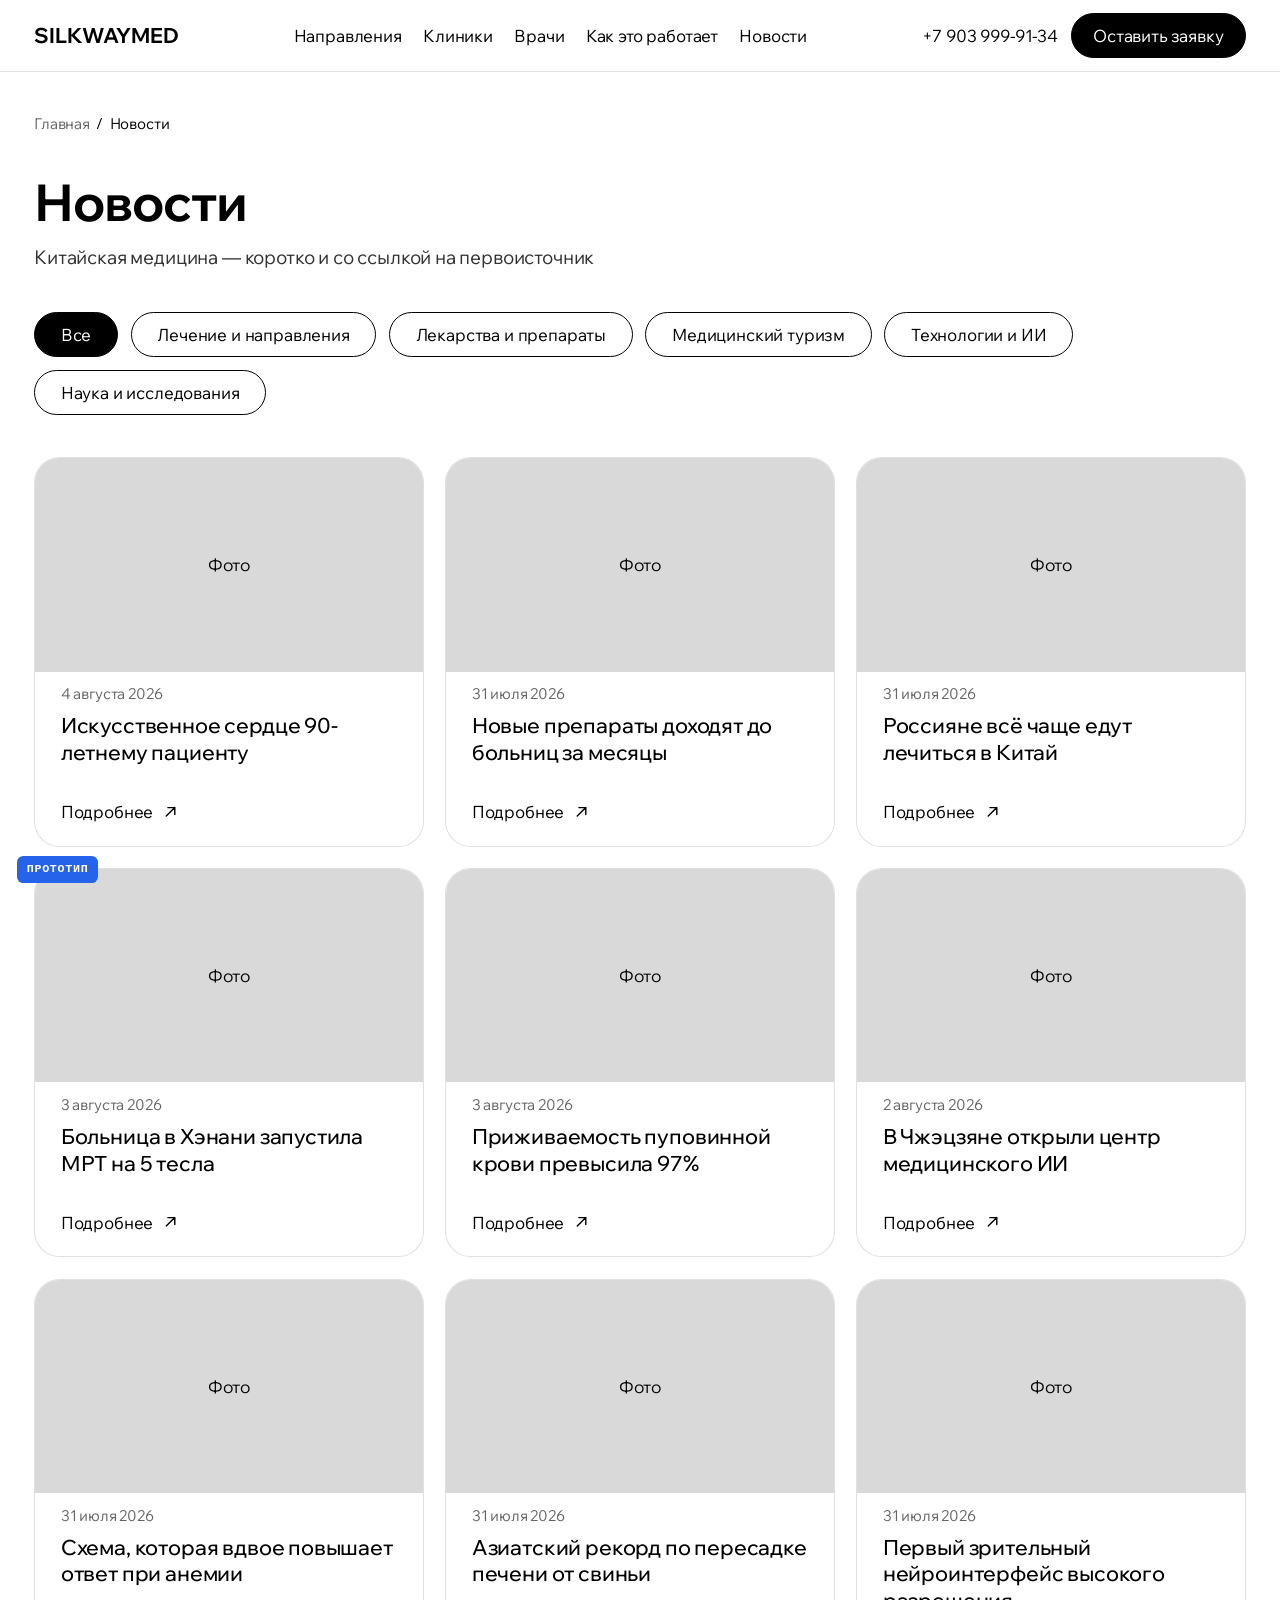
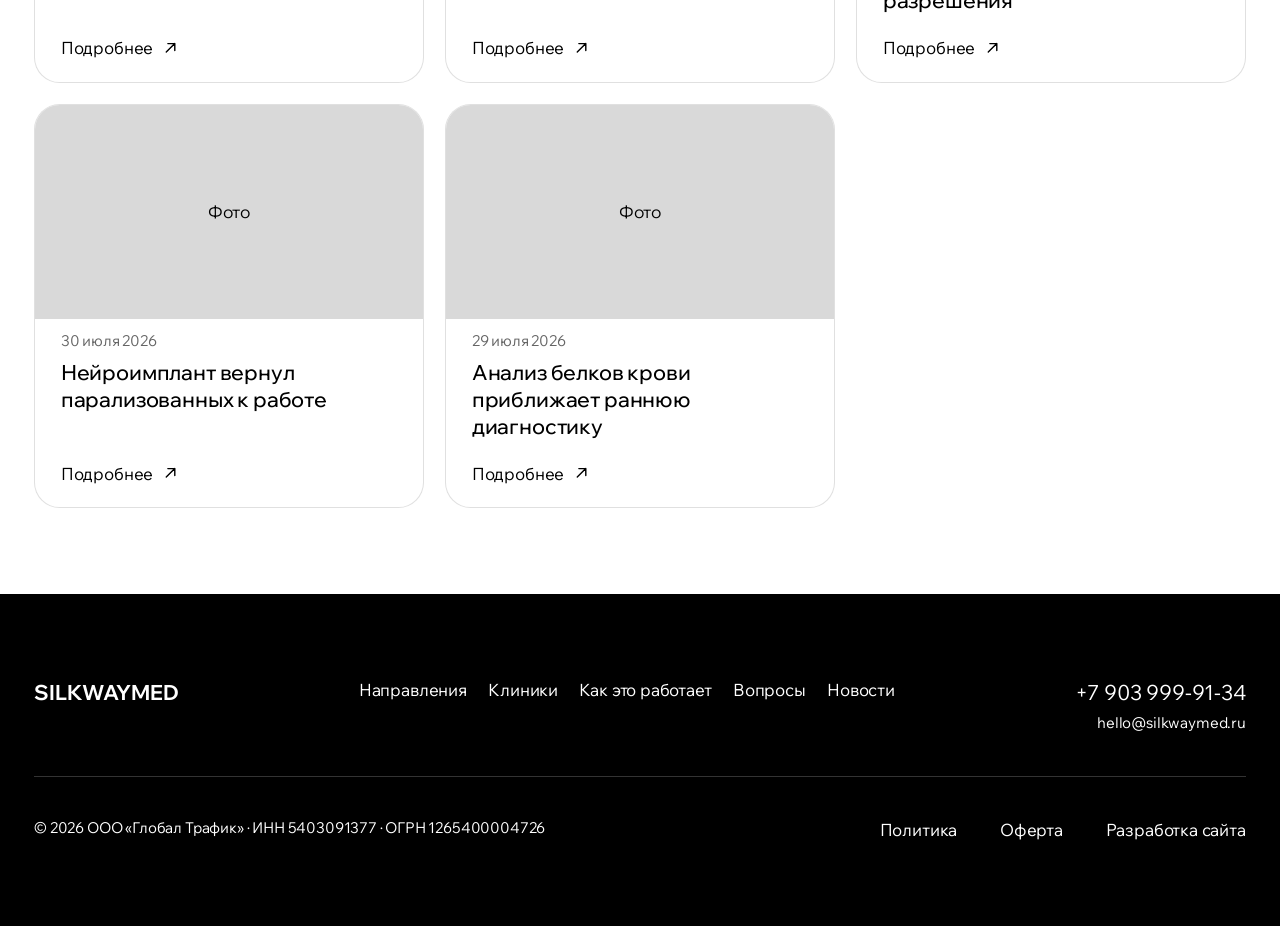
<file: silkwaymed/news.html>
<!doctype html>
<html lang="ru">
<head>
<meta charset="utf-8">
<meta name="viewport" content="width=device-width, initial-scale=1">
<meta name="robots" content="noindex, nofollow">
<title>Новости — Silkway Med</title>
<link rel="preconnect" href="https://fonts.googleapis.com">
<link rel="preconnect" href="https://fonts.gstatic.com" crossorigin>
<link href="https://fonts.googleapis.com/css2?family=Wix+Madefor+Display:wght@400;500;600;700&family=Wix+Madefor+Text:wght@400;500;600&display=swap" rel="stylesheet">
<link rel="stylesheet" href="style.css">
<script src="autoscale.js"></script>
</head>
<body data-page="news">
<div id="hdr"></div>
<main>
<section class="sec" style="padding-top:40px">
  <div class="wrap">
    <nav class="crumbs" aria-label="Хлебные крошки"><a href="index.html">Главная</a><span>/</span><span>Новости</span></nav>
    <div class="sec-head"><h1 class="h2">Новости</h1><p class="lead">Китайская медицина — коротко и со ссылкой на первоисточник</p></div>
    <div class="ncats tabs" id="ncats" role="tablist" aria-label="Рубрики"></div>
    <div class="grid3" id="news-list"></div>
  </div>
</section>
</main>
<div id="ftr"></div>
<div class="proto" aria-hidden="true">ПРОТОТИП</div>
<script src="data.js"></script>
<script src="app.js"></script>
</body>
</html>
</file>
<file: ember/style.css>
/* ============ EMBER AGENCY ============ */
@font-face{font-family:"Mirra";src:url(fonts/MirraAuriolic.woff2) format("woff2");font-display:swap}
@font-face{font-family:"Poppins";src:url(fonts/Poppins-Regular.woff2) format("woff2");font-weight:400;font-display:swap}
@font-face{font-family:"OSCyr";src:url(fonts/OpenSans-Cyr-400.woff2) format("woff2");font-weight:400;font-display:swap;unicode-range:U+0301,U+0400-045F,U+0490-0491,U+04B0-04B1,U+2116}
@font-face{font-family:"OSCyr";src:url(fonts/OpenSans-Cyr-700.woff2) format("woff2");font-weight:700;font-display:swap;unicode-range:U+0301,U+0400-045F,U+0490-0491,U+04B0-04B1,U+2116}
@font-face{font-family:"Poppins";src:url(fonts/Poppins-Bold.woff2) format("woff2");font-weight:700;font-display:swap}
:root{
  --black:#0B0B0B; --red:#A4060B; --white:#EBEBEB;
  --disp:"Mirra","Times New Roman",serif;
  --text:"Poppins","OSCyr",Arial,sans-serif;
  --s:1;
  --noise:url("data:image/svg+xml,%3Csvg xmlns='http://www.w3.org/2000/svg' width='240' height='240'%3E%3Cfilter id='n'%3E%3CfeTurbulence type='fractalNoise' baseFrequency='.9' numOctaves='3' stitchTiles='stitch'/%3E%3CfeColorMatrix values='0 0 0 0 1 0 0 0 0 1 0 0 0 0 1 0 0 0 1.4 -.35'/%3E%3C/filter%3E%3Crect width='240' height='240' filter='url(%23n)'/%3E%3C/svg%3E");
}
*,*::before,*::after{box-sizing:border-box;margin:0;padding:0}
html{background:var(--black);-webkit-text-size-adjust:100%;scrollbar-width:thin;scrollbar-color:var(--red) var(--black)}
html.lenis{height:auto}
.lenis.lenis-smooth{scroll-behavior:auto!important}
body{width:1920px;margin:0 auto;zoom:var(--s);background:var(--black);color:var(--white);font:400 16px/1.5 var(--text);letter-spacing:-.01em;text-transform:uppercase;overflow-x:clip;-webkit-font-smoothing:antialiased}
a{color:inherit;text-decoration:none}
button{font:inherit;color:inherit;letter-spacing:inherit;text-transform:inherit;background:none;border:0;cursor:pointer}
ul{list-style:none}
img{display:block;max-width:100%}
.red{color:var(--red)}
.m-only{display:none!important}
.indent{text-indent:2.75em}
::selection{background:var(--red);color:var(--white)}

/* шум поверх тёмных блоков */
.noise{position:relative;isolation:isolate}
.noise::after{content:"";position:absolute;inset:0;z-index:5;pointer-events:none;background:var(--noise);opacity:.09;mix-blend-mode:screen}

/* уголки-скобки */
.corners{position:absolute;pointer-events:none;z-index:3}
.corners i{position:absolute;width:25px;height:25px;border:0 solid var(--white)}
.corners i:nth-child(1){left:0;top:0;border-width:1px 0 0 1px}
.corners i:nth-child(2){right:0;top:0;border-width:1px 1px 0 0}
.corners i:nth-child(3){right:0;bottom:0;border-width:0 1px 1px 0}
.corners i:nth-child(4){left:0;bottom:0;border-width:0 0 1px 1px}

/* пиксельная стрелка */
.px-arrow{display:inline-block;width:12px;height:12px;flex:none;color:inherit;transition:transform .45s cubic-bezier(.2,.8,.2,1)}

/* перекат текста на ховере */
.roll{display:inline-block;position:relative;overflow:hidden;vertical-align:top}
.roll__in{display:block;position:relative;transition:transform .55s cubic-bezier(.7,0,.2,1)}
.roll__in::after{content:attr(data-text);position:absolute;left:0;top:100%;white-space:nowrap}
@media (hover:hover){a:hover .roll__in,button:hover .roll__in{transform:translateY(-100%)}}


.title{font:400 96px/106px var(--disp);letter-spacing:.02em;color:var(--red);-webkit-text-stroke:1px var(--red);text-transform:uppercase}

/* появление */
.reveal{opacity:0;transform:translateY(40px);transition:opacity 1s ease,transform 1.1s cubic-bezier(.2,.8,.2,1)}
.reveal.is-in{opacity:1;transform:none}

/* ============ HERO ============ */
.hero{height:var(--vh,900px);min-height:700px;overflow:hidden;background:#1a0405}
.hero__bg{position:absolute;inset:0;width:100%;height:100%;object-fit:cover;transform:scale(1.08);transition:transform 2.4s cubic-bezier(.2,.8,.2,1)}
html:not(.is-loading) .hero__bg{transform:none}
.corners--hero{left:40px;top:40px;right:40px;bottom:40px}
.hero__nav{position:absolute;right:80px;top:80px;z-index:6;display:flex;flex-direction:column;align-items:flex-end;gap:16px;font-size:16px;line-height:24px}
.hero__nav a{display:flex;align-items:center;transition:color .35s}
.hero__nav a .px-arrow{width:0;height:12px;margin-left:0;opacity:0;transform:translate(-6px,6px);transition:width .4s cubic-bezier(.2,.8,.2,1),margin .4s cubic-bezier(.2,.8,.2,1),opacity .3s,transform .45s cubic-bezier(.2,.8,.2,1)}
@media (hover:hover){.hero__nav a:hover{color:var(--red)}.hero__nav a:hover .px-arrow{width:12px;margin-left:8px;opacity:1;transform:none}}
.hero__info{position:absolute;left:80px;bottom:75px;width:443px;z-index:6}
.soc{display:flex;gap:24px}
.soc a{position:relative;display:block;padding-top:16px;font-weight:700;font-size:20px;line-height:30px;text-align:center;transition:color .3s}
.soc a::before{content:"";position:absolute;left:50%;top:0;width:12px;height:12px;margin-left:-6px;border-radius:50%;background:var(--red);transition:transform .4s}
@media (hover:hover){.soc a:hover::before{transform:scale(1.5)}}
.hero__text{margin-top:24px;font-size:16px;line-height:25px;text-align:justify;text-align-last:left}
.cta{display:inline-flex;align-items:center;gap:16px;font-size:24px;line-height:36px}
.cta .px-arrow{width:19px;height:19px}
.fly{position:relative;display:block;width:19px;height:19px;overflow:hidden;flex:none}
.fly .px-arrow{position:absolute;inset:0;transition:transform .55s cubic-bezier(.7,0,.2,1)}
.fly .is-next{transform:translate(-110%,110%)}
@media (hover:hover){a:hover>.fly .px-arrow,button:hover>.fly .px-arrow{transform:translate(110%,-110%)}a:hover>.fly .is-next,button:hover>.fly .is-next{transform:none}}
.hero__cta{position:absolute;right:80px;bottom:80px;z-index:6}
.hero .reveal-h{opacity:0;transform:translateY(24px);transition:opacity 1s ease,transform 1.2s cubic-bezier(.2,.8,.2,1)}
html:not(.is-loading) .hero .reveal-h{opacity:1;transform:none}

/* ============ БЕГУЩИЕ СТРОКИ ============ */
.ticker{height:var(--vh,894px);min-height:700px;overflow:hidden;background:var(--black)}
.track{display:flex;width:max-content;will-change:transform}
.ticker__big{position:absolute;left:0;white-space:nowrap;font:400 350px/385px var(--disp);letter-spacing:.02em;color:var(--red)}
.ticker__big span{display:block;padding-right:.3em}
.ticker__big--1{top:10.4%}
.ticker__big--2{top:56.38%;left:-418px}
.strip{position:absolute;left:0;width:100%;height:110px;background:var(--black);z-index:2;overflow:hidden}
.strip .track{height:100%;align-items:center}
.strip--1{top:0}.strip--2{top:20.13%}.strip--3{top:43.85%}.strip--4{top:68.79%}.strip--5{bottom:0}
.strip__item{display:flex;align-items:center;white-space:nowrap;font-size:36px;line-height:54px}
.strip__item svg{width:46px;height:30px;margin:0 32px;flex:none}

/* ============ СВЕТ ============ */
.light{height:1235px;overflow:hidden}
.fan{position:absolute;left:0;top:0;width:929px;height:1235px;overflow:visible;opacity:.5;pointer-events:none}
.ray{fill:none;stroke:var(--red);stroke-width:1.6;stroke-dasharray:1;stroke-dashoffset:1;opacity:.55;transition:stroke-dashoffset 1.4s cubic-bezier(.6,0,.2,1)}
.ray.is-on{stroke-dashoffset:0}
.fan--2{transform-origin:962.5px 645.5px;transform:rotate(180deg)}
.light__text{position:absolute;left:362px;top:523px;width:1196px;font-size:64px;line-height:1.2;text-align:center}
.light__text span{color:rgba(235,235,235,.5)}
.light__text .w{font-style:normal}

/* ============ ИСКЛЮЧИТЕЛЬНОСТЬ ============ */
.excl{--imgH:min(900px,calc(var(--vh,1626px) - 160px));--imgT:calc((var(--vh,1626px) - var(--imgH)) / 2);--bandH:clamp(120px,calc(var(--vh,1626px) * .16),194px);--bandT:max(320px,calc(var(--imgT) + var(--imgH) * .212));height:var(--vh,1626px);min-height:820px;overflow:hidden}
.excl__title{position:absolute;left:42px;top:80px;width:840px}
.excl__media{position:absolute;left:880px;top:var(--imgT);width:973px;height:var(--imgH)}
.corners--excl{inset:-20px}
.corners--excl i{width:40px;height:40px;border-color:var(--white)}
.corners--excl i:nth-child(1){border-width:1.6px 0 0 1.6px}
.corners--excl i:nth-child(2){border-width:1.6px 1.6px 0 0}
.corners--excl i:nth-child(3){border-width:0 1.6px 1.6px 0}
.corners--excl i:nth-child(4){border-width:0 0 1.6px 1.6px}
.excl__imgs{position:absolute;inset:0;overflow:hidden;background:#3a0204}
.excl__img{position:absolute;inset:0;background:50% 50%/cover no-repeat;opacity:0;transform:scale(1.06);transition:opacity .9s ease,transform 1.6s cubic-bezier(.2,.8,.2,1)}

.excl__img.is-on{opacity:1;transform:none}
.excl__band{position:absolute;left:0;top:var(--bandT);width:1920px;height:var(--bandH)}
.excl__band::before{content:"";position:absolute;inset:0;background:var(--red);mix-blend-mode:multiply}
.excl__band b{position:absolute;left:880px;width:973px;top:0;height:100%;display:flex;align-items:center;justify-content:center;padding-top:.06em;font:400 calc(var(--bandH) * .82)/1 var(--disp);letter-spacing:.02em;text-align:center;color:var(--white)}
.excl__nav{position:absolute;left:25px;top:calc(var(--bandT) + (var(--bandH) - 76px) / 2);z-index:6;display:flex}
.arr{display:grid;place-items:center;width:82px;height:76px;color:var(--white);transition:transform .45s cubic-bezier(.2,.8,.2,1)}
.arr svg{width:77px;height:77px}
.arr--next svg{transform:scaleX(-1)}
@media (hover:hover){.arr--prev:hover{transform:translateX(-10px)}.arr--next:hover{transform:translateX(10px)}}
.arr:active{transform:scale(.92)}
.excl__texts{position:absolute;left:40px;bottom:calc(var(--imgT) - 14px);width:640px;height:420px;z-index:6}
.excl__slide{position:absolute;left:0;bottom:0;width:100%;pointer-events:none}
.excl__slide.is-on{pointer-events:auto}
.excl__num{font-size:18.43px;line-height:28px;margin-bottom:6px}
.excl__lines span{display:block;width:fit-content;padding:2px;background:var(--red);color:#fff;font-size:48px;line-height:72px}
.excl__lines span+span{margin-top:-13px}
.excl__desc{margin-top:clamp(48px,calc(var(--vh,1626px) - 860px),123px);width:540px;font-size:24px;line-height:36px}
/* анимация смены текста */
.excl__slide .excl__num,.excl__slide .excl__lines span,.excl__slide .excl__desc{opacity:0;transform:translateY(24px);transition:opacity .5s ease,transform .7s cubic-bezier(.2,.8,.2,1)}
.excl__slide .excl__lines span{clip-path:inset(0 100% 0 0);transform:none;transition:clip-path .7s cubic-bezier(.7,0,.2,1),opacity .2s}
.excl__slide.is-on .excl__num,.excl__slide.is-on .excl__desc{opacity:1;transform:none}
.excl__slide.is-on .excl__lines span{opacity:1;clip-path:inset(0 0 0 0)}
.excl__slide.is-on .excl__lines span:nth-child(2){transition-delay:.12s}
.excl__slide.is-on .excl__lines span:nth-child(3){transition-delay:.24s}
.excl__slide.is-on .excl__desc{transition-delay:.25s}

/* ============ СТРАТЕГИЯ ============ */
.strat{position:relative;height:calc(var(--vh,1303px) + 3300px)}
.strat__pin{position:sticky;top:0;height:var(--vh,1303px);overflow:hidden;background:var(--black)}
.strat__box{position:absolute;left:50%;top:50%;width:1920px;height:1303px;transform:translate(-50%,-50%)}
.strat__word{position:absolute;left:47px;top:200px;width:1826px;font:400 476px/333px var(--disp);color:var(--red);opacity:.8;text-align:center;white-space:nowrap;letter-spacing:0}
.strat__text{position:absolute;left:111px;top:593px;width:1699px;font-size:32px;line-height:1.6;text-align:center;color:var(--white)}
.strat__deck{position:absolute;left:615px;top:304px;width:689px;height:713px;z-index:6}
.card{position:absolute;inset:0;will-change:transform}
.card__in{position:absolute;inset:0;background:var(--red);text-align:center}
.card__in::after{content:"";position:absolute;inset:0;background:#000;opacity:var(--dim,0);pointer-events:none}
.card .corners{inset:-21.5px}
.card .corners i{width:22px;height:22px;border-color:var(--white)}
.card .corners i:nth-child(1){border-width:1.6px 0 0 1.6px}
.card .corners i:nth-child(2){border-width:1.6px 1.6px 0 0}
.card .corners i:nth-child(3){border-width:0 1.6px 1.6px 0}
.card .corners i:nth-child(4){border-width:0 0 1.6px 1.6px}
.card__label{position:absolute;left:0;right:0;top:64px;font-size:18.43px;line-height:28px}
.card__title{position:absolute;left:30px;right:30px;top:171px;font:400 96px/.85 var(--disp);letter-spacing:.02em;text-transform:uppercase}
.card__ico{position:absolute;left:50%;top:392px;width:87px;height:87px;margin-left:-43.5px}
.card__text{position:absolute;left:84px;right:84px;top:547px;font-size:18.43px;line-height:28px}

/* ============ РЕЗУЛЬТАТ ============ */
.result{padding:200px 40px 200px}
.result__head{display:flex;justify-content:space-between;align-items:flex-start;min-height:108px}
.result__lead{width:628px;font-size:24px;line-height:36px}
.acc{margin-top:120px}
.acc__item{border-bottom:2px solid var(--red)}
.acc__item:first-child{border-top:2px solid var(--red)}
.acc__head{display:flex;align-items:center;width:100%;padding:40px 0;text-align:left}
.acc__num{display:grid;place-items:center;width:92px;height:112px;flex:none;background:var(--red);font-size:71.79px;line-height:108px}
.acc__title{margin-left:581px;flex:1;font:400 72px/80px var(--disp);letter-spacing:.02em;color:var(--white);-webkit-text-stroke:1px currentColor;opacity:.8;transition:color .4s}
.acc__head .px-arrow{width:40px;height:40px;color:var(--white);transition:transform .5s cubic-bezier(.2,.8,.2,1),color .4s}
.acc__item.is-open .acc__title{color:var(--red)}
.acc__item.is-open .acc__head .px-arrow{color:var(--red);transform:rotate(90deg)}
@media (hover:hover){.acc__head:hover .acc__title{color:var(--red)}.acc__head:hover .px-arrow{color:var(--red)}}
.acc__body{display:grid;grid-template-rows:0fr;transition:grid-template-rows .6s cubic-bezier(.2,.8,.2,1)}
.acc__item.is-open .acc__body{grid-template-rows:1fr}
.acc__body>div{overflow:hidden}
.acc__content{padding:0 0 40px 673px}
.acc__content p{width:544px;font-size:18px;line-height:27px}
.acc__content .cta{margin-top:120px}

/* ============ ПРЕЦЕДЕНТЫ ============ */
.cases{height:1320px;overflow:hidden}
.cases__word{position:absolute;left:41px;top:200px;width:1837px;font:400 476px/524px var(--disp);letter-spacing:.02em;color:var(--red);opacity:.8;text-align:center;white-space:nowrap}
.cases__track{position:absolute;left:0;right:0;top:371px;height:504px;z-index:6;cursor:grab;touch-action:pan-y;user-select:none;-webkit-user-select:none}
.cases__track:active{cursor:grabbing}
.cases__track .track{height:100%}
.reels{display:flex;flex:none}
.reel{position:relative;flex:none;width:265px;height:440px;margin-right:362.5px;display:block;-webkit-user-drag:none}
.reel:nth-child(even){top:64px}
.reel .corners{inset:0}
.reel .corners i{width:20px;height:20px}
.reel .corners i:nth-child(1){border-width:1.6px 0 0 1.6px}
.reel .corners i:nth-child(2){border-width:1.6px 1.6px 0 0}
.reel .corners i:nth-child(3){border-width:0 1.6px 1.6px 0}
.reel .corners i:nth-child(4){border-width:0 0 1.6px 1.6px}
.reel__img{position:absolute;left:20px;top:20px;width:225px;height:400px;overflow:hidden;background:#200203}
.reel__img img{width:100%;height:100%;object-fit:cover;transition:transform 1s cubic-bezier(.2,.8,.2,1)}
.reel__watch{position:absolute;left:50%;top:50%;width:77px;height:76px;margin:-38px 0 0 -38.5px;border-radius:50%;background:var(--red);display:grid;place-items:center;font-weight:700;font-size:16px;line-height:20px;letter-spacing:0;transform:scale(0);transition:transform .5s cubic-bezier(.3,1.4,.5,1)}

@media (hover:hover){.reel:hover .reel__watch{transform:none}.reel:hover .reel__img img{transform:scale(1.06)}}
.scroll-hint{position:absolute;left:923px;top:1011px;width:75px;padding-top:16px;text-align:center;font-weight:700;font-size:20px;line-height:30px;z-index:6}
.scroll-hint i{position:absolute;left:50%;top:0;width:12px;height:12px;margin-left:-6px;border-radius:50%;background:var(--red);animation:hint 1.8s ease-in-out infinite}
@keyframes hint{0%,100%{transform:translateY(0)}50%{transform:translateY(6px)}}
.cases__l{position:absolute;left:40px;top:1011px;width:515px;font-size:24px;line-height:36px}
.cases__r{position:absolute;right:40px;top:1011px;width:442px;font-size:24px;line-height:36px;text-align:right}

/* ============ ДНК ============ */
.dna{height:var(--vh,1220px);min-height:700px;overflow:hidden}
.dna__box{position:absolute;left:0;top:0;width:1920px;height:1220px}
.dna__title{position:absolute;right:40px;top:208px;font:400 96px/106px var(--disp);color:var(--red);-webkit-text-stroke:1px var(--red)}
.dna__photo{position:absolute;left:0;top:208px;width:714px;height:875px;overflow:hidden;background:#1b1b1b}
.dna__photo img{width:100%;height:100%;object-fit:cover}
.dna__role{position:absolute;left:0;top:1083px;width:714px;height:56px;padding-left:26px;background:var(--red);font-size:34.36px;line-height:52px;white-space:nowrap}
.dna__name span{position:absolute;padding:2px;background:var(--red);font-size:71.79px;line-height:108px;z-index:2}
.dna__name span:nth-child(1){left:714px;top:208px}
.dna__name span:nth-child(2){left:964px;top:300px}
.dna__edu{position:absolute;left:964px;top:433px;width:366px}
.dna__edu p{width:264px;font-size:20px;line-height:1.3}
.dna__edu ul{margin-top:18px;padding-left:70px}
.dna__edu li{position:relative;padding-left:16px;font-size:20px;line-height:30px;white-space:nowrap}
.dna__edu li::before{content:"";position:absolute;left:0;top:9px;width:12px;height:12px;border-radius:50%;background:var(--red)}
.dna__line{position:absolute;background:var(--red);transform-origin:0 0}
.dna__line--1{left:712px;top:208px;width:2px;height:931px}
.dna__line--2{left:713px;top:207px;width:722px;height:2px}
.dna__line--3{left:1434px;top:208px;width:2px;height:875px}
.dna__line--4{left:1435px;top:1082px;width:445px;height:2px}
.dna__slides{position:absolute;left:754px;top:780px;width:641px;height:303px}
.dna__slide{position:absolute;left:0;bottom:0;width:100%}
.dna__slide h3{font:400 72px/80px var(--disp);letter-spacing:.02em;color:var(--red);-webkit-text-stroke:1px var(--red);opacity:.8;margin-bottom:-6px}
.dna__slide p{width:590px;font-size:24px;line-height:36px;opacity:.8}
.dna__slide b{font-weight:700}
.dna__slide h3,.dna__slide p{transform:translateY(20px);opacity:0;transition:opacity .5s ease,transform .7s cubic-bezier(.2,.8,.2,1)}
.dna__slide.is-on h3{opacity:.8;transform:none}
.dna__slide.is-on p{opacity:.8;transform:none;transition-delay:.12s}
.dna__nav{position:absolute;left:1475px;top:967px;display:flex;z-index:6}
.dna__quote{position:absolute;left:1475px;top:401px;width:405px}
.dna__q{position:absolute;right:0;top:44px;width:58px;height:40px;color:var(--red)}
.dna__quote p{position:absolute;left:0;top:70px;width:405px;font-size:20px;line-height:1.3}
.dna__quote p.red{top:208px;font-size:24px;line-height:36px}

/* ============ ФУТЕР ============ */
.footer{height:247px;background:var(--red)}
.footer.noise::after{opacity:.14}
.footer__nav{position:absolute;left:1125px;top:72px;font-size:16px;line-height:24px}
.footer__nav a{display:inline-block;margin-right:16px;margin-bottom:16px}
.footer__nav a:last-child{margin-right:0}
.footer__soc{position:absolute;right:46px;top:72px;display:flex;flex-direction:column;align-items:flex-end;gap:16px;font-size:16px;line-height:24px}
.footer__logo{position:absolute;left:32px;top:97px;font:400 118px/83px var(--disp);letter-spacing:.02em;text-transform:none;white-space:nowrap;z-index:6}
.footer__note{position:absolute;left:1125px;bottom:24px;width:760px;font-size:11px;line-height:16px;text-transform:none;letter-spacing:0;opacity:.7;z-index:6}
.footer__note a{text-decoration:underline;text-underline-offset:2px}
@media (hover:hover){.footer__nav a:hover,.footer__soc a:hover{opacity:.6}.footer a{transition:opacity .3s}}

/* ============ ПОПАП / МЕНЮ (смонтированы в <html>, вне zoom) ============ */
.pop,.menu{position:fixed;left:0;top:0;width:calc(100vw / var(--s));height:calc(100vh / var(--s));height:calc(100dvh / var(--s));zoom:var(--s);z-index:900;visibility:hidden;opacity:0;transition:opacity .5s ease,visibility .5s;font:400 16px/1.5 var(--text);letter-spacing:-.01em;text-transform:uppercase;color:var(--white)}
.pop.is-open,.menu.is-open{visibility:visible;opacity:1}
.pop{background:rgba(0,0,0,.72);display:grid;place-items:center;overflow-y:auto;padding:24px 0}
.pop.is-lead .pop__media{display:none}
.pop.is-lead .pop__info{width:640px}
.pop.is-lead .pop__info h3{font-size:64px;line-height:.95;margin:0 0 48px}
.lead{display:grid;gap:28px}
.lead label{display:block}
.lead label span{display:block;margin-bottom:6px;font-size:14px;line-height:20px;opacity:.6}
.lead input{display:block;width:100%;padding:8px 0 12px;background:none;border:0;border-bottom:1px solid rgba(235,235,235,.35);border-radius:0;color:var(--white);font:400 20px/28px var(--text);letter-spacing:-.01em;outline:none;transition:border-color .3s}
.lead input:focus{border-color:var(--red)}
.lead .cta{justify-self:start;margin-top:36px}
.lead__done{display:none;font-size:20px;line-height:1.4}
.lead.is-done>*{display:none}
.lead.is-done .lead__done{display:block}
.pop__box{position:relative;display:flex;gap:64px;align-items:flex-end;padding:96px 64px 64px;background:var(--black);isolation:isolate;transform:translateY(40px);transition:transform .7s cubic-bezier(.2,.8,.2,1)}
.pop.is-open .pop__box{transform:none}
.pop__box::after{content:"";position:absolute;inset:0;z-index:-1;background:var(--noise);opacity:.09;mix-blend-mode:screen;pointer-events:none}
.pop__media{position:relative;height:min(800px,calc(var(--vh,1000px) - 240px));aspect-ratio:9/16;flex:none;background:#200203;overflow:hidden}
.pop__media img,.pop__media video{width:100%;height:100%;object-fit:cover}
.pop__info{width:520px;padding-bottom:8px}
.pop__info small{display:block;font-size:18px;line-height:28px;color:var(--red)}
.pop__info h3{margin:12px 0 32px;font:400 96px/.9 var(--disp);letter-spacing:.02em;color:var(--red);-webkit-text-stroke:1px var(--red)}
.pop__info p{font-size:20px;line-height:1.4}
.pop__info ul{margin-top:32px;display:grid;gap:12px}
.pop__info li{display:flex;justify-content:space-between;border-bottom:1px solid rgba(164,6,11,.6);padding-bottom:10px;font-size:18px}
.pop__info li b{font-weight:700}
.pop__close{position:absolute;right:32px;top:32px;z-index:2;font-size:16px;line-height:24px;display:flex;gap:8px;align-items:center}
.pop__close::before{content:"";width:12px;height:12px;border-radius:50%;background:var(--red)}
@media (hover:hover){.pop__close:hover{color:var(--red)}}

/* ============ ПЛАНШЕТ И ТЕЛЕФОН: макет 440 ============ */
html.mob body{width:440px}
html.mob .d-only{display:none!important}
html.mob .m-only{display:revert!important}
html.mob .indent{text-indent:3.4em}
html.mob .title{font-size:48px;line-height:53px;-webkit-text-stroke:.5px var(--red)}

html.mob .hero{height:var(--vh,956px);min-height:640px}
html.mob .hero::before{content:"";position:absolute;inset:0;z-index:1;background:rgba(0,0,0,.2);pointer-events:none}
html.mob .corners--hero{left:20px;top:158px;right:auto;bottom:auto;width:400px;height:calc(var(--vh,956px) - 492px);min-height:200px}
html.mob .menu-btn{position:absolute;right:20px;top:40px;z-index:6;display:flex!important;align-items:center;gap:8px;font-size:20px;line-height:25px;letter-spacing:0}
html.mob .menu-btn svg{width:32px;height:32px;color:var(--red)}
html.mob .hero__info{left:20px;bottom:40px;width:400px}
html.mob .soc{gap:24px}
html.mob .soc a{font-size:16px;line-height:20px;letter-spacing:0}
html.mob .hero__text{font-size:14px;line-height:22px;letter-spacing:0}

html.mob .ticker{height:var(--vh,956px);min-height:640px}
html.mob .ticker__big{font-size:360px;line-height:252px}
html.mob .ticker__big--1{top:13.7%;left:0}
html.mob .ticker__big--2{top:59.94%;left:-200px}
html.mob .strip{height:73px}
html.mob .strip--2{top:23.01%}html.mob .strip--3{top:46.23%}html.mob .strip--4{top:69.25%}
html.mob .strip__item{font-size:20px;line-height:25px}
html.mob .strip__item svg{width:30px;height:19px;margin:0 32px}

html.mob .light{height:956px}
html.mob .fan--1{transform-origin:-693px -350px;transform:translate(-61px,11px) scale(.879)}
html.mob .fan--2{transform:translate(-1319px,-187px) rotate(180deg)}
html.mob .light__text{left:20px;top:328px;width:400px;font-size:36px}

html.mob .excl{height:956px;min-height:0}
html.mob .excl__title{top:80px}
html.mob .excl__band b{left:0}
html.mob .excl__texts{bottom:auto}
html.mob .excl__desc{margin-top:0}
html.mob .excl__title{left:20px;top:80px;width:400px}
html.mob .excl__media{left:20px;top:249px;width:400px;height:592px}
html.mob .corners--excl{display:none}
html.mob .excl__band{top:329px;width:440px;height:71px}
html.mob .excl__band b{left:0;width:440px;height:100%;top:0;font-size:58.09px;line-height:1}
html.mob .excl__nav{left:20px;top:873px;width:400px;justify-content:space-between;align-items:center}
html.mob .arr{width:48px;height:48px}
html.mob .arr svg{width:48px;height:48px}
html.mob .excl__count{font-size:20px;line-height:30px;letter-spacing:-.01em}
html.mob .excl__count b{font-weight:400}
html.mob .excl__texts{left:32px;top:573px;width:376px;height:256px;background:var(--black)}
html.mob .excl__slide{left:12px;top:12px;bottom:12px;width:352px;display:flex;flex-direction:column;justify-content:space-between}
html.mob .excl__num{display:none}
html.mob .excl__lines span{font-size:32px;line-height:48px}
html.mob .excl__lines span+span{margin-top:0}
html.mob .excl__desc{margin-top:0;width:352px;font-size:16px;line-height:24px}

html.mob .strat{height:calc(var(--vh,956px) + 2700px)}
html.mob .strat__box{width:440px;height:956px}
html.mob .strat__word{left:21px;top:134px;width:399px;font-size:99px;line-height:69px;letter-spacing:.02em}
html.mob .strat__text{left:21px;top:243px;width:399px;font-size:18px}
html.mob .strat__deck{left:37px;top:284px;width:366px;height:497px}
html.mob .card .corners{inset:-8px}
html.mob .card .corners i{width:12px;height:12px}
html.mob .card__label{top:37px;font-size:11.11px;line-height:17px}
html.mob .card__title{left:16px;right:16px;top:95px;font-size:48.9px}
html.mob .card__ico{top:255px;width:39px;height:39px;margin-left:-19.5px}
html.mob .card__text{left:36px;right:36px;top:375px;font-size:13.34px;line-height:20px}

html.mob .result{padding:40px 20px 120px;display:flex;flex-direction:column}
html.mob .result__head{display:contents}
html.mob .result .title{order:1}
html.mob .acc{order:2;margin-top:80px}
html.mob .result__lead{order:3;width:399px;margin-top:80px;font-size:16px;line-height:24px}
html.mob .acc__head{padding:40px 0}
html.mob .acc__num{width:30px;height:24px;font-size:20px;line-height:30px}
html.mob .acc__title{margin-left:20px;font-size:24px;line-height:24px;-webkit-text-stroke:.5px currentColor}
html.mob .acc__head .px-arrow{width:24px;height:24px}
html.mob .acc__content{padding:0 0 32px 50px}
html.mob .acc__content p{width:auto;font-size:14px;line-height:21px}
html.mob .acc__content .cta{margin-top:24px;font-size:18px;line-height:27px;gap:12px}
html.mob .acc__content .cta .px-arrow{width:14px;height:14px}

html.mob .cases{height:956px}
html.mob .cases__word{left:20px;top:40px;width:400px;font-size:103px;line-height:72px}
html.mob .cases__track{top:192px;height:440px}
html.mob .reel{margin-right:40px;top:0!important}
html.mob .reel .reel__watch{transform:none}
html.mob .scroll-hint{left:183px;top:672px}
html.mob .cases__l{left:21px;top:776px;width:399px;font-size:16px;line-height:24px}
html.mob .cases__r{left:88px;right:auto;top:868px;width:264px;font-size:16px;line-height:24px;text-align:center}

html.mob .dna{height:1970px;min-height:0}
html.mob .dna__box{width:440px;height:1970px}
html.mob .dna__title{left:20px;right:auto;top:100px;font-size:48px;line-height:53px}
html.mob .dna__name span{font-size:46.87px;line-height:69px}
html.mob .dna__name span:nth-child(1){left:20px;top:199px}
html.mob .dna__name span:nth-child(2){left:183px;top:259px}
html.mob .dna__photo{left:19px;top:333px;width:401px;height:509px}
html.mob .dna__role{top:842px;width:440px;height:35px;padding-left:17px;font-size:21.12px;line-height:32px}
html.mob .dna__edu{left:53px;top:917px;width:367px}
html.mob .dna__edu p{width:265px;font-size:16px}
html.mob .dna__edu ul{margin-top:28px;padding-left:99px}
html.mob .dna__edu li{font-size:16px;line-height:30px}
html.mob .dna__edu li::before{top:9px}
html.mob .dna__line--1{left:53px;top:1132px;width:2px;height:400px}
html.mob .dna__line--2{left:54px;top:1131px;width:386px;height:2px}
html.mob .dna__line--3{left:0;top:1531px;width:54px;height:2px}
html.mob .dna__line--4{display:none}
html.mob .dna__slides{left:75px;top:1212px;width:345px;height:220px}
html.mob .dna__slide{top:0;bottom:auto}
html.mob .dna__slide h3{font-size:40px;line-height:40px;margin-bottom:12px;-webkit-text-stroke:.5px var(--red)}
html.mob .dna__slide p{width:304px;font-size:16px;line-height:24px}
html.mob .dna__nav{left:270px;top:1456px}
html.mob .dna__nav .arr{width:82px;height:76px}
html.mob .dna__nav .arr svg{width:77px;height:77px}
html.mob .dna__quote{left:20px;top:1652px;width:400px}
html.mob .dna__quote p{top:70px;width:400px;font-size:16px}
html.mob .dna__quote p.red{top:183px;font-size:20px;line-height:30px;width:320px}

html.mob .footer{height:auto;min-height:370px;padding:40px 20px 24px}
html.mob .footer__nav{position:static}
html.mob .footer__soc{position:static;margin-top:44px;flex-direction:row;justify-content:flex-start}
html.mob .footer__logo{position:static;display:block;margin-top:104px;font-size:68.93px;line-height:48px}
html.mob .footer__note{position:static;width:auto;margin-top:32px;font-size:10px;line-height:14px}

html.mob .pop__box{flex-direction:column;align-items:stretch;gap:24px;width:420px;padding:72px 10px 32px}
html.mob .pop__media{width:400px;height:420px;aspect-ratio:auto}
html.mob .pop__info{width:400px}
html.mob .pop__info h3{font-size:48px;margin:6px 0 16px}
html.mob .pop.is-lead .pop__info{width:400px}
html.mob .pop.is-lead .pop__info h3{font-size:44px;margin:0 0 32px}
html.mob .lead input{font-size:18px}
html.mob .pop__info p{font-size:14px}
html.mob .pop__info ul{margin-top:16px}
html.mob .pop__info li{font-size:14px}
html.mob .pop__close{top:24px;right:10px}

/* меню */
.menu{background:var(--black)}
.menu::after{content:"";position:absolute;inset:0;background:var(--noise);opacity:.09;mix-blend-mode:screen;pointer-events:none}
.menu__close{position:absolute;right:20px;top:40px;display:flex;align-items:center;gap:8px;font-size:20px;line-height:25px;letter-spacing:0}
.menu__close::after{content:"";width:22px;height:22px;background:linear-gradient(45deg,transparent 45%,var(--red) 45% 55%,transparent 55%),linear-gradient(-45deg,transparent 45%,var(--red) 45% 55%,transparent 55%)}
.menu__nav{position:absolute;left:20px;top:150px;display:flex;flex-direction:column;gap:14px}
.menu__nav a{font:400 48px/53px var(--disp);letter-spacing:.02em;color:var(--white);opacity:0;transform:translateY(24px);transition:opacity .5s,transform .7s cubic-bezier(.2,.8,.2,1),color .3s}
.menu.is-open .menu__nav a{opacity:1;transform:none}
.menu.is-open .menu__nav a:nth-child(2){transition-delay:.05s}.menu.is-open .menu__nav a:nth-child(3){transition-delay:.1s}.menu.is-open .menu__nav a:nth-child(4){transition-delay:.15s}.menu.is-open .menu__nav a:nth-child(5){transition-delay:.2s}
.menu__nav a:active{color:var(--red)}
.menu__soc{position:absolute;left:20px;bottom:150px;display:flex;gap:16px;font-size:16px}
.menu__logo{position:absolute;left:20px;bottom:40px;font:400 68.93px/48px var(--disp);letter-spacing:.02em;text-transform:none;color:var(--red)}

@media (prefers-reduced-motion:reduce){*{animation:none!important;transition:none!important}.reveal{opacity:1;transform:none}}
</file>
<file: formula/style.css>
/* Helvetica Neue — свои файлы, чтобы шрифт был одинаковым на всех устройствах */
@font-face{font-family:"HN";src:url(fonts/HelveticaNeue-Thin.woff2) format("woff2");font-weight:100 200;font-display:swap}
@font-face{font-family:"HN";src:url(fonts/HelveticaNeue-Light.woff2) format("woff2");font-weight:300;font-display:swap}
@font-face{font-family:"HN";src:url(fonts/HelveticaNeue-Roman.woff2) format("woff2");font-weight:400;font-display:swap}
@font-face{font-family:"HN";src:url(fonts/HelveticaNeue-Medium.woff2) format("woff2");font-weight:500;font-display:swap}
@font-face{font-family:"HN";src:url(fonts/HelveticaNeue-Bold.woff2) format("woff2");font-weight:600 700;font-display:swap}
:root{
  --black:#2C3638;
  --beige:#DAD3C1;
  --white:#FCFFFB;
  --accent:#A66B5B;
  --line:rgba(44,54,56,.2);
  --pad:85px;
  --r:48px;
  --sans:"HN","Helvetica Neue",Helvetica,Arial,sans-serif;
  --display:"Montserrat",sans-serif;
}
*{box-sizing:border-box;margin:0;padding:0}
html:not(.lenis){scroll-behavior:smooth}
body{font-family:var(--sans);color:var(--black);background:var(--beige);font-size:16px;line-height:1.6;-webkit-font-smoothing:antialiased;overflow-x:hidden}
a{color:inherit;text-decoration:none}
button,input{font:inherit;color:inherit}
button{background:none;border:0;cursor:pointer}
em,i{font-family:var(--display);font-style:italic;font-weight:300}
.container{width:100%;max-width:1440px;margin:0 auto;padding:0 var(--pad)}

/* пока файла в img/ нет, на месте фото видна мягкая плашка */
[style*="background-image"]{background-color:#c4bba6;background-size:cover;background-position:center}

/* узор с лепестками */
.pattern{background-image:url(img/pattern.svg);background-repeat:no-repeat;background-position:right center;background-size:1043px 690px}

/* ---------- типографика ---------- */
.h1,.h2,.stat__title,.promo__title,.manifest__title{font-family:var(--display);font-weight:400;text-transform:uppercase;letter-spacing:-.045em;line-height:1}
.h1 em,.h2 em,.stat__title em,.promo__title em,.manifest__title em{font-weight:300}
.h2{font-size:clamp(34px,4.4vw,64px)}

/* ---------- кнопки: пилюля + квадрат со стрелкой ---------- */
.btn{display:inline-flex;align-items:stretch;gap:4px;line-height:1;white-space:nowrap;transition:transform .25s}
.btn:hover{transform:translateY(-2px)}
.btn__label,.btn__arrow{display:flex;align-items:center;border-radius:12px;background:var(--white);color:var(--black)}
.btn__label{padding:14px 28px;font-size:18px}
.btn__arrow{width:46px;justify-content:center;font-size:16px}
.btn--dark .btn__label,.btn--dark .btn__arrow{background:var(--black);color:var(--white)}
.btn--sm .btn__label{padding:10px 22px;font-size:15px}
.btn--sm .btn__arrow{width:38px}

/* ---------- белые листы с «вкладкой» ---------- */
.sheet{position:relative;background-color:var(--white);z-index:1}
.cap{position:absolute;left:0;right:0;height:var(--r);display:flex;gap:3px;pointer-events:none}
.cap i{display:block;height:100%;background:var(--white)}
.cap i:first-child{flex:0 0 70.4%}
.cap i:last-child{flex:1}
.cap--top{bottom:100%}
.cap--top i{border-radius:var(--r) var(--r) 0 0}
.cap--bottom{top:100%}
.cap--bottom i{border-radius:0 0 var(--r) var(--r)}

/* ---------- HERO ---------- */
.hero{position:relative;background:#DAD3C1;height:calc(100vh / var(--s,1) + var(--r) + 40px);height:calc(100svh / var(--s,1) + var(--r) + 40px);min-height:600px;color:var(--white);display:flex;flex-direction:column;overflow:hidden;padding-bottom:calc(var(--r) + 60px)}
.hero__bg{position:absolute;inset:0;background-color:#DAD3C1!important;background-size:cover;background-position:50% 0}

.hero>.container{position:relative}
.hero>.hero__top{position:fixed;top:0;left:0;right:0;margin:0 auto;z-index:50;display:flex;justify-content:space-between;align-items:center;padding-top:30px;padding-bottom:12px;transition:padding .35s ease,top .4s ease}
.hero__top::before{content:"";position:absolute;inset:0;z-index:-1;background:rgba(218,211,193,.86);-webkit-backdrop-filter:blur(14px);backdrop-filter:blur(14px);box-shadow:0 1px 0 rgba(44,54,56,.08);opacity:0;transition:opacity .35s ease;pointer-events:none}
html.scaled .hero__top{width:1440px;max-width:none}
.hero__top.is-scrolled{padding-top:14px;padding-bottom:14px}
.hero__top.is-scrolled::before{opacity:1}
.hero>.hero__top.is-hidden{top:-140px}
@media (prefers-reduced-motion:reduce){.hero>.hero__top{transition:none}}
html.scaled .hero__top::before{left:-50vw;right:-50vw}
.logo{display:block;line-height:0}
.logo img{width:178px;height:auto}
.nav{display:flex;gap:26px;background:var(--white);color:var(--black);border-radius:14px;padding:12px 18px;font-size:15px}
.nav a{display:inline-block;transition:transform .25s ease,opacity .25s ease}.nav a:hover{transform:translateY(-2px);opacity:.7}
.burger{display:none;width:44px;height:44px;border-radius:12px;background:var(--white);flex-direction:column;justify-content:center;align-items:center;gap:6px}
.burger span{width:18px;height:1.5px;background:var(--black);transition:transform .3s}
.hero__content{margin-top:auto}
.hero__title{font-size:clamp(40px,6vw,88px);display:flex;flex-direction:column}
.hero__row{display:flex;justify-content:space-between;column-gap:.4em;white-space:nowrap}
.hero__bottom{display:flex;justify-content:space-between;align-items:flex-end;gap:24px;border-top:1px solid rgba(252,255,251,.35);margin-top:28px;padding-top:24px}
.hero__lead{font-size:18px;line-height:1.3;font-weight:300}

/* ---------- НАПРАВЛЕНИЯ ---------- */
#directions{padding-bottom:40px}
.sec-head{display:flex;justify-content:space-between;align-items:center;gap:24px;padding-top:40px;padding-bottom:40px}
.sec-head__mark{width:42px;height:42px;margin-right:70px}
.directions{list-style:none}
.directions li{border-top:1px solid var(--line)}
.directions__row{display:grid;grid-template-columns:92px 1fr auto;align-items:center;min-height:86px}
.directions li{transition:background .6s ease}
.directions li:hover{background:var(--beige)}
.directions__row i{font-size:18px;opacity:.6}
.directions__row span{font-size:clamp(22px,2.3vw,34px);font-weight:300;letter-spacing:-.02em}
.directions__row b{font-weight:400;font-size:15px;margin-right:60px}

/* ---------- МАНИФЕСТ ---------- */
.manifest{padding:180px 0 140px;text-align:center}
.manifest__inner{position:relative;display:flex;flex-direction:column;align-items:center}
.manifest__title{font-size:clamp(24px,2.9vw,42px);line-height:1.12;position:relative;display:flex;flex-direction:column;align-items:center;padding-bottom:calc(270px * 1.2698 - 1.76em)}
.manifest__title>span{display:block}
.manifest__row{display:flex!important;gap:190px;justify-content:center}
.manifest__blob{position:absolute;left:50%;top:1.6em;width:270px;height:auto;transform:translate(calc(-50% + var(--mx,0px)),var(--my,0px)) rotate(var(--mr,0deg));will-change:transform;z-index:2;pointer-events:none;filter:drop-shadow(0 24px 30px rgba(44,54,56,.1))}
.manifest__text{font-size:17px;line-height:1.3;font-weight:300;margin-top:40px}

/* ---------- ЦИФРЫ ---------- */
.stat{padding:120px 0 110px}
.stat--white{background-color:var(--white);border-radius:var(--r) var(--r) 0 0}
.stat__title{font-size:clamp(32px,3.9vw,56px);display:flex;flex-direction:column;padding-bottom:24px;border-bottom:1px solid var(--line)}
.stat__row{display:flex;justify-content:space-between;flex-wrap:wrap;column-gap:.4em}
.stat__body{display:grid;grid-template-columns:1fr 1fr;gap:40px;margin-top:34px;align-items:start}
.stat__num{font-family:var(--display);font-weight:500;font-size:clamp(110px,15vw,220px);line-height:.95;letter-spacing:-.06em;display:flex;align-items:flex-start}
.stat__num sup{font-size:.36em;font-weight:400;margin:-.02em 0 0 .08em;line-height:1}
.stat__num small{font-size:.18em;font-weight:400;text-transform:uppercase;letter-spacing:-.02em;align-self:flex-end;margin:0 0 .45em -.5em;opacity:.55}
.stat__text{font-size:17px;line-height:1.3;font-weight:300;margin-top:30px}
.stat__photos{display:grid;grid-template-columns:200fr 262fr;gap:16px;height:265px}
.stat__photos--rev{grid-template-columns:262fr 200fr}
.ph{border-radius:16px;height:100%}

/* ---------- СЛАЙДЕРЫ ---------- */
.slider-sec{padding:20px 0 120px;overflow:hidden}
.slider-sec--last{padding-bottom:200px}
.arrows{display:flex;gap:8px;margin-right:60px}
.arrow{width:36px;height:36px;border:2px solid var(--black);border-radius:10px;display:grid;place-items:center;color:var(--black);transition:background .2s,color .2s}
.arrow svg{width:23px;height:23px}
.arrow:hover{background:var(--black);color:var(--white)}
.track{display:flex;gap:16px;padding:20px var(--pad) 0;overflow-x:auto;scroll-snap-type:x mandatory;scroll-padding-left:var(--pad);scrollbar-width:none;max-width:1440px;margin:0 auto}
.track::-webkit-scrollbar{display:none}
.track>*{scroll-snap-align:start;flex:0 0 auto}
.result{width:336px;background:var(--white);border-radius:20px;padding:22px 26px 26px}
.result h3{font-family:var(--display);font-weight:400;font-size:16px;text-transform:uppercase;text-align:center;letter-spacing:.01em}
.result__img{height:196px;border-radius:14px;margin:14px 0 16px;display:grid;grid-template-columns:1fr 1fr;gap:2px;overflow:hidden}
.result__img>div{background-size:cover;background-position:center 35%}
.result p{display:flex;justify-content:space-between;gap:10px;font-size:13px;white-space:nowrap}
.doc{width:272px;height:338px;border-radius:12px;padding:20px;display:flex;flex-direction:column;color:var(--white);position:relative;overflow:hidden;background:#a39e92 var(--img) center/cover no-repeat}
.doc::before{content:"";position:absolute;inset:0;background:var(--hover) center/cover no-repeat;opacity:0;transition:opacity .5s ease}
.doc>*{position:relative;opacity:0;transform:translateY(8px);transition:opacity .4s ease,transform .4s ease}
.doc:hover::before,.doc:focus-within::before{opacity:1}
.doc:hover>*,.doc:focus-within>*{opacity:1;transform:none}
.doc:hover>h3,.doc:focus-within>h3{transition-delay:.05s}
.doc:hover>.btn,.doc:focus-within>.btn{transition-delay:.1s}
@media (hover:none){.doc::before{opacity:1}.doc>*{opacity:1;transform:none}}
.doc i{font-size:14px;color:rgba(252,255,251,.85)}
.doc h3{font-weight:300;font-size:36px;line-height:.9;letter-spacing:-.03em;margin-top:6px}
.doc .btn{margin-top:auto}

/* ---------- ПРОМО / ФОРМА ---------- */
.promo{padding:60px 0}
.promo__inner{display:grid;grid-template-columns:1fr 295px;gap:0}
.promo__card{background-color:var(--white);border-radius:var(--r);padding:52px 40px 40px;display:flex;flex-direction:column}
.promo__title{font-size:clamp(32px,3.6vw,50px);display:flex;flex-direction:column;padding-bottom:36px;border-bottom:1px solid var(--line)}
.promo__row{display:flex;justify-content:space-between;flex-wrap:wrap;column-gap:.4em}
.promo__bottom{display:flex;justify-content:space-between;align-items:center;gap:24px;margin-top:34px}
.promo__bottom p{font-size:16px;line-height:1.3}
.promo__photo{border-radius:var(--r);min-height:300px}
.promo--form{padding:90px 0 200px}
.form__fields{display:grid;grid-template-columns:1fr 1fr;gap:16px;margin-top:34px}
.form__fields input{height:44px;border:0;border-radius:10px;background:#e7e7e2;padding:0 16px;font-size:15px;outline:none;transition:box-shadow .2s}
.form__fields input:focus{box-shadow:0 0 0 1.5px var(--black)}
.form__fields input::placeholder{color:#9a9e9b}
.promo--form .promo__bottom{margin-top:30px}
.check{display:flex;gap:14px;align-items:center;font-size:11px;line-height:1.35;cursor:pointer}
.check input{appearance:none;width:20px;height:20px;border:1.5px solid var(--black);border-radius:3px;flex:none;display:grid;place-content:center}
.check input:checked::after{content:"✓";font-size:13px}
.form__done{display:none;margin-top:24px;font-size:16px}
form.is-sent .form__done{display:block}
form.is-sent .form__fields,form.is-sent .promo__bottom{display:none}

/* ---------- ОТЗЫВЫ ---------- */
#reviews{padding-bottom:40px}
#reviews .sec-head{border-bottom:1px solid var(--line)}
.review{display:grid;grid-template-columns:1fr 1fr 1.15fr;gap:40px;padding-top:34px;padding-bottom:20px;transition:opacity .3s}
.review__who{display:flex;flex-direction:column;justify-content:space-between}
.review__count{font-size:18px;opacity:.6}
.review__name{font-family:var(--display);font-size:18px;text-transform:uppercase;line-height:1.05;letter-spacing:-.02em;margin-bottom:56px}
.review__photo{width:108px;height:125px;border-radius:12px}
.review__text{font-size:15px;line-height:1.45}

/* ---------- FAQ ---------- */
.faq{padding:220px 0 60px}
.faq__grid{display:grid;grid-template-columns:306px 1fr;gap:96px;margin-top:56px}
.faq__tabs{display:flex;flex-direction:column;gap:8px}
.faq__tab{text-align:left;background:var(--white);border-radius:10px;padding:12px 18px;font-size:15px;white-space:nowrap;transition:background .4s ease,color .4s ease,transform .25s}
.faq__tab:hover,.faq__tab.is-active{background:var(--black);color:var(--white)}
.faq__tab i{margin-right:14px;opacity:.6}
.faq__tab.is-active{background:var(--black);color:var(--white)}
.faq__panels{transition:height .45s cubic-bezier(.22,.8,.24,1)}
.faq__panel{display:none;border-top:1px solid var(--line);transition:opacity .25s ease,transform .3s ease}
.faq__panel.is-out{opacity:0;transform:translateY(-8px)}
.faq__panel.is-in{opacity:0;transform:translateY(12px)}
.faq__panel.is-active{display:block}
.qa{border-bottom:1px solid var(--line)}
.qa__q{width:100%;display:flex;justify-content:space-between;align-items:center;gap:20px;padding:30px 0;text-align:left;font-size:clamp(18px,1.7vw,24px);font-weight:300}
.qa__ico{flex:none;box-sizing:border-box;width:36px;height:36px;border:2px solid var(--black);border-radius:10px;color:var(--black);display:grid;place-items:center;transition:background .3s,color .3s}
.qa__ico svg{grid-area:1/1;width:14px;height:14px;display:block;transition:opacity .3s,transform .3s}
.qa__ico .i-minus{opacity:0;transform:rotate(-90deg)}
.qa__q:hover .qa__ico,.qa.is-open .qa__ico{background:var(--black);color:var(--white)}
.qa.is-open .i-plus{opacity:0;transform:rotate(90deg)}
.qa.is-open .i-minus{opacity:1;transform:none}
.qa__a{display:grid;grid-template-rows:0fr;transition:grid-template-rows .5s cubic-bezier(.22,.8,.24,1)}
.qa__a>div{overflow:hidden}
.qa__a p{font-size:14px;line-height:1.4;max-width:560px;padding-bottom:30px;opacity:0;transform:translateY(-6px);transition:opacity .35s ease,transform .35s ease}
.qa.is-open .qa__a{grid-template-rows:1fr}
.qa.is-open .qa__a p{opacity:1;transform:none;transition-delay:.12s}

/* ---------- ФУТЕР ---------- */
.footer{padding-top:30px}
.footer i{font-size:17px;opacity:.75;display:block;margin-bottom:22px}
.footer__top{display:grid;grid-template-columns:1.6fr 1fr 1fr .65fr;gap:20px;padding-top:30px;padding-bottom:40px}
.footer__top p{font-size:16px;line-height:1.3}
.footer__mark{width:40px;height:40px}
.footer__soc{display:flex;flex-direction:column;gap:6px}
.footer a{transition:opacity .2s}.footer a:hover{opacity:.55}
.footer__nav{display:grid;grid-template-columns:1.6fr 1fr 1fr .65fr;gap:20px;border-top:1px solid var(--line);padding-top:48px;padding-bottom:80px;position:relative}
.footer__nav::before{content:none}
.footer__nav p{font-size:clamp(22px,2.6vw,37px);font-weight:300;line-height:1.35;letter-spacing:-.02em}
.footer__bottom{display:flex;align-items:center;gap:32px;padding-bottom:36px;font-size:14px}
.footer__bottom small{font-size:9px;opacity:.8}
.footer__bottom small:last-child{margin-left:auto}

/* ---------- адаптив ---------- */
@media (max-width:1199px){
  :root{--pad:48px}
  .nav{gap:16px;font-size:14px}
  .faq__grid{gap:48px}
}
@media (max-width:960px){
  :root{--pad:24px;--r:32px}
  .burger{display:flex;position:relative;z-index:3}
  .nav{position:fixed;inset:0;z-index:2;flex-direction:column;justify-content:center;align-items:center;gap:22px;font-size:22px;border-radius:0;opacity:0;visibility:hidden;transition:opacity .3s,visibility .3s}
  .nav.is-open{opacity:1;visibility:visible}
  .burger[aria-expanded="true"] span:first-child{transform:translateY(3.75px) rotate(45deg)}
  .burger[aria-expanded="true"] span:last-child{transform:translateY(-3.75px) rotate(-45deg)}
  .hero{min-height:560px}
  .hero__bg{background-position:60% 0}
  .hero__bg::after{content:"";position:absolute;inset:0;background:linear-gradient(180deg,rgba(40,32,24,0) 35%,rgba(40,32,24,.45) 100%)}
  .hero__bottom{flex-direction:column;align-items:flex-start}
  .hero__lead br{display:none}
  .directions__row{grid-template-columns:48px 1fr}
  .directions__row b{display:none}
  .sec-head__mark{margin-right:0}
  .arrows{margin-right:0}
  .stat{padding:80px 0}
  .stat__body{grid-template-columns:1fr}
  .stat__photos{height:220px}
  .promo__inner{grid-template-columns:1fr;gap:12px}
  .promo__photo{min-height:340px}
  .promo__bottom{flex-direction:column;align-items:flex-start}
  .promo__bottom p br{display:none}
  .review{grid-template-columns:auto 1fr;gap:24px}
  .review__who{grid-column:1/-1;flex-direction:row;align-items:center}
  .review__name{margin:0}
  .faq{padding-top:140px}
  .faq__grid{grid-template-columns:1fr;gap:24px}
  .faq__tabs{flex-direction:row;overflow-x:auto;scrollbar-width:none}
  .faq__tab{flex:none}
  .qa__q{padding:22px 0}
  .footer__top{grid-template-columns:1fr 1fr}
  .footer__mark{grid-column:1/-1}
  .footer__nav{grid-template-columns:1fr}
  .footer__nav p{grid-column:auto}
  .footer__bottom{flex-wrap:wrap;gap:12px 24px}
  .footer__bottom small:last-child{margin-left:0}
}
@media (max-width:640px){
  .hero__row,.stat__row,.promo__row{flex-direction:column;white-space:normal}
  .result p{white-space:normal}
  .result{width:84vw;max-width:336px}
  .doc{width:72vw;max-width:272px}
  .form__fields{grid-template-columns:1fr}
  .promo__card{padding:36px 22px 28px}
  .btn__label{padding:14px 20px;font-size:16px}
  .manifest{padding:120px 0 100px}
  .manifest__blob{width:170px;top:auto;bottom:0}
  .manifest__title{padding-bottom:calc(170px * 1.2698 + 16px)}
  .manifest__row{flex-direction:column;gap:0}
  .manifest__title br,.manifest__text br{display:none}
  .footer__top{grid-template-columns:1fr}
}

/* ---------- autoscale (как в Tilda): макет 1440px масштабируется под ширину экрана от 1200px ---------- */
html,body{overflow-x:clip}
html.scaled body{width:1440px;zoom:var(--s,1)}
/* в режиме автоскейла размеры берутся как на макете 1440, без vw */
html.scaled .hero__title{font-size:86px}
html.scaled .h2{font-size:63px}
html.scaled .manifest__title{font-size:42px}
html.scaled .stat__title{font-size:56px}
html.scaled .stat__num{font-size:216px}
html.scaled .directions__row span{font-size:33px}
html.scaled .promo__title{font-size:50px}
html.scaled .qa__q{font-size:24px}
html.scaled .footer__nav p{font-size:37px}

/* ---------- стопка блоков «о клинике» ---------- */
.stack{position:relative}
.stack>.stat{position:sticky;top:var(--stick,0px)}
.stack>.stat:nth-child(1){z-index:1}
.stack>.stat:nth-child(2){z-index:2}
.stack>.stat:nth-child(3){z-index:3;background-color:var(--beige);border-radius:var(--r) var(--r) 0 0}
.stack>.stat+.stat{box-shadow:0 -30px 50px -24px rgba(44,54,56,.12)}
@media (prefers-reduced-motion:reduce){.stack>.stat{position:relative;top:auto}}

/* якоря не прячутся под закреплённым меню */
section[id],footer[id]{scroll-margin-top:70px}

/* стрелка из макета */
.ico-arrow{width:21px;height:21px;flex:none;display:inline-block;vertical-align:middle;margin:-4px -3px -3px -2px}
.btn__arrow .ico-arrow{width:24px;height:24px;margin:0}
.btn--sm .btn__arrow .ico-arrow{width:21px;height:21px}

/* перетаскивание каруселей мышью */
.track{cursor:grab;-webkit-user-select:none;user-select:none}
.track.is-dragging{cursor:grabbing;scroll-snap-type:none;scroll-behavior:auto}
.track.is-dragging *{pointer-events:none}
.track img{-webkit-user-drag:none}

/* отзывы: свайп и перетаскивание */
.review{cursor:grab;touch-action:pan-y;-webkit-user-select:none;user-select:none;transition:opacity .3s,transform .3s ease}
.review.is-dragging{cursor:grabbing;transition:opacity .3s}

/* направления: знак и «подробнее» по центру правой белой вкладки (70.4% + 3px … 100%) */
#directions .sec-head,.directions__row{position:relative}
#directions .sec-head__mark,.directions__row b{position:absolute;left:calc(85.2% + 1.5px);margin:0;transform:translateX(-50%)}
#directions .sec-head__mark{top:50%;transform:translate(-50%,-50%)}
.directions__row b{top:50%;transform:translate(-50%,-50%);white-space:nowrap}

/* стрелки слайдеров — по той же оси, что знак и «подробнее» (центр правой вкладки) */
@media (min-width:961px){
  .sec-head{position:relative}
  .sec-head .arrows{position:absolute;left:calc(85.2% + 1.5px);top:50%;margin:0;transform:translate(-50%,-50%)}
}

/* плавный скролл (Lenis) */
html.lenis,html.lenis body{height:auto}
.lenis.lenis-smooth [data-lenis-prevent]{overscroll-behavior:contain}
.lenis.lenis-stopped{overflow:clip}

/* =========================================================
   ПОПАПЫ
   ========================================================= */
html.pop-open{overflow:hidden}
.pop{position:fixed;inset:0;z-index:100;visibility:hidden;pointer-events:none}
.pop.is-open{visibility:visible;pointer-events:auto}
.pop__bg{position:absolute;inset:0;background:rgba(44,54,56,.45);-webkit-backdrop-filter:blur(6px);backdrop-filter:blur(6px);opacity:0;transition:opacity .45s ease}
.pop.is-open .pop__bg{opacity:1}
.pop__box{position:absolute;background:var(--white);color:var(--black);outline:none;display:flex;flex-direction:column;overflow:hidden}
.pop__body{overflow-y:auto;overscroll-behavior:contain;height:100%;scrollbar-width:thin;scrollbar-color:#c9c3b4 transparent}
.pop__close{position:absolute;top:28px;right:32px;z-index:2;width:32px;height:32px;display:grid;place-items:center}
.pop__close span{position:absolute;width:22px;height:1.5px;background:var(--black);transform:rotate(45deg);transition:background .2s}
.pop__close span+span{transform:rotate(-45deg)}
.pop__close:hover span{background:var(--black)}

/* боковая панель (направления, результаты) */
.pop--drawer .pop__box{top:0;right:0;bottom:0;width:min(790px,100%);border-radius:var(--r) 0 0 var(--r);transform:translateX(100%);transition:transform .6s cubic-bezier(.22,.8,.24,1)}
.pop--drawer.is-open .pop__box{transform:none}
.pop--drawer .pop__body{padding:56px 52px 40px}
.pop__title{font-family:var(--display);font-weight:400;text-transform:uppercase;letter-spacing:-.02em;font-size:22px;line-height:1.15;padding-right:48px}
.pop__lead{font-size:15px;line-height:1.4;opacity:.75;margin-top:22px;max-width:640px}
.pop__line{height:1px;background:var(--line);margin:28px 0}
.price{list-style:none}
.price li{display:flex;justify-content:space-between;gap:24px;padding:9px 0;border-bottom:1px solid var(--line);font-size:15px}
.price b{font-weight:400;white-space:nowrap}
.price__group{font-family:var(--display);font-weight:400;font-size:17px;text-transform:uppercase;letter-spacing:-.01em;margin:32px 0 10px}
.price__group:first-of-type{margin-top:16px}
.pop__foot{display:flex;justify-content:space-between;align-items:center;gap:24px;margin-top:40px}
.pop__foot p{font-size:12px;line-height:1.35;opacity:.7;max-width:390px}
.btn--beige .btn__label,.btn--beige .btn__arrow{background:#ECE7DC;color:var(--black)}
.btn--beige:hover .btn__label,.btn--beige:hover .btn__arrow{background:var(--black);color:var(--white)}
.btn__label,.btn__arrow{transition:background .25s,color .25s}

/* попап результата */
.case{display:grid;grid-template-columns:365px 1fr;gap:44px;margin-top:16px}
.case__img{height:262px;border-radius:14px;overflow:hidden;display:grid;grid-template-columns:1fr 1fr;gap:4px}
.case__img>div{background-size:cover;background-position:center 35%}
.case__info{display:flex;flex-direction:column;justify-content:space-between;gap:24px}
.case i,.case__rehab i{font-size:17px;display:block;margin-bottom:12px}
.case p,.case__rehab p{font-size:15px;line-height:1.45}
.case__rehab{margin-top:44px;max-width:640px}

/* квиз (по макету: 1360×600, бежевая подложка, белая панель со скруглением 56) */
.pop--quiz .pop__box{left:50%;top:50%;width:min(1360px,calc(100vw - 48px));height:min(600px,calc(100vh - 48px));border-radius:56px;background:var(--beige);transform:translate(-50%,-46%) scale(.98);opacity:0;transition:transform .5s cubic-bezier(.22,.8,.24,1),opacity .4s ease}
.pop--quiz.is-open .pop__box{transform:translate(-50%,-50%);opacity:1}
.pop--quiz .pop__body{display:grid;grid-template-columns:292px 1fr;overflow:hidden}
.pop--quiz .pop__close{top:30px;right:34px}
.quiz__side{padding:32px 40px 32px 32px}
.quiz__ava{width:48px;height:48px;border-radius:8px;background-size:cover;background-position:center}
.quiz__bubble{position:relative;margin-top:16px;background:var(--white);border-radius:12px;padding:16px 14px 18px;font-size:11px;line-height:1.4}
.quiz__bubble::before{content:"";position:absolute;top:-7px;left:18px;border:7px solid transparent;border-top:0;border-bottom-color:var(--white)}
.quiz__bubble b{display:block;font-family:var(--display);font-weight:400;font-size:15px;text-transform:uppercase;letter-spacing:-.01em}
.quiz__bubble i{display:block;font-style:normal;font-size:11px;opacity:.6;margin:4px 0 22px}
.quiz__bubble p+p{margin-top:14px}
.quiz__main{position:relative;display:flex;flex-direction:column;background:var(--white);border-radius:56px 0 0 56px;padding:44px 32px 40px 32px;overflow-y:auto;transition:opacity .22s ease,transform .22s ease}
.quiz__main.is-leaving,.quiz__main.is-entering-back{opacity:0;transform:translateX(-20px)}
.quiz__main.is-leaving-back,.quiz__main.is-entering{opacity:0;transform:translateX(20px)}
.quiz__q{font-family:var(--display);font-weight:400;text-transform:uppercase;letter-spacing:-.02em;font-size:17px;line-height:1.2;padding-right:56px}
.quiz__opts{display:grid;grid-template-columns:1fr 1fr;gap:10px 10px;margin-top:22px;border-radius:12px;transition:box-shadow .2s}
.quiz__opts.is-error{box-shadow:0 0 0 1px #c0392b;outline:6px solid transparent}
.qopt{display:flex;align-items:center;gap:10px;min-height:41px;padding:9px 16px;border-radius:12px;background:#EAE6DD;font-size:12px;line-height:1.3;cursor:pointer;transition:background .2s}
.qopt:hover{background:#E1DBCE}
.qopt:has(input:checked){background:#D9D1BE}
.qopt input{position:absolute;opacity:0;pointer-events:none}
.qopt__box{flex:none;width:13px;height:13px;border:1.2px solid var(--black);border-radius:3px;display:grid;place-items:center;transition:background .2s}
.qopt input:checked+.qopt__box{background:var(--black)}
.qopt input:checked+.qopt__box::after{content:"";width:6px;height:3.5px;border:solid var(--white);border-width:0 0 1.4px 1.4px;transform:translateY(-1px) rotate(-45deg)}
.qopt input:focus-visible+.qopt__box{box-shadow:0 0 0 3px rgba(166,107,91,.35)}
.quiz__err{color:#c0392b;font-size:12px;margin-top:10px}
.quiz__nav{margin-top:auto;padding-top:24px;display:flex;align-items:flex-end;gap:8px}
.quiz__step{font-size:13px;margin-right:auto;align-self:flex-end}
.quiz__back{width:36px;height:36px;border:2px solid var(--black);border-radius:10px;display:grid;place-items:center;color:var(--black);transition:opacity .2s,background .2s,color .2s}
.quiz__back:disabled{opacity:.25;cursor:default}
.quiz__back:not(:disabled):hover{background:var(--black);color:var(--white)}
.quiz__back svg{width:20px;height:20px}
.quiz__next{height:36px;padding:0 16px;border-radius:10px;background:var(--black);color:var(--white);font-size:14px;transition:background .25s}
.quiz__next:hover{background:var(--black)}

/* результат квиза */
.pop--quiz.pop--outcome .pop__box{background:var(--white)}
.pop--quiz.pop--outcome .pop__body{height:auto;min-height:0;flex:1;margin:36px 14px 36px 0}
.pop--quiz.pop--outcome .outcome{padding-top:8px;padding-bottom:0}
/* аккуратный тонкий скролл внутри попапов, не заходит на скругления */
.pop__body::-webkit-scrollbar{width:12px}
.pop__body::-webkit-scrollbar-track{background:transparent}
.pop__body::-webkit-scrollbar-thumb{background:#d6d0c2;border-radius:6px;border:4px solid transparent;background-clip:padding-box}
.pop__body::-webkit-scrollbar-thumb:hover{background-color:#bfb7a6}
.pop--quiz.pop--outcome .pop__body{display:block;overflow-y:auto}
.outcome{padding:44px 52px 36px}
.outcome__label{display:block;font-size:16px;opacity:.5;margin:28px 0 8px}
.outcome__lead{font-size:15px;line-height:1.45;max-width:760px}
.outcome__card{display:grid;grid-template-columns:1fr 1fr;gap:28px 48px;background:#F4F2EE;border-radius:40px;padding:40px 36px;margin-top:40px;font-size:14px;line-height:1.45}
.outcome__card i{display:block;font-size:16px;opacity:.55;margin-bottom:12px}
.outcome__card p{margin-top:6px}
.outcome__sep{grid-column:1/-1;height:1px;background:var(--line)}
.outcome ul{list-style:none}
.outcome ul.dots li{position:relative;padding-left:14px}
.outcome ul.dots li::before{content:"";position:absolute;left:2px;top:.62em;width:4px;height:4px;border-radius:50%;background:currentColor}
.outcome .pop__foot p{max-width:520px}

/* карточки результатов кликабельны целиком */
.result{cursor:pointer}
.track.is-dragging .result{cursor:grabbing}
.result:focus-visible{outline:2px solid var(--accent);outline-offset:3px}

@media (max-width:960px){
  .pop--drawer .pop__box{border-radius:28px 28px 0 0;top:auto;height:92svh;width:100%;transform:translateY(100%)}
  .pop--drawer .pop__body{padding:44px 24px 32px}
  .pop__close{top:18px;right:18px}
  .pop__foot{flex-direction:column;align-items:flex-start}
  .case{grid-template-columns:1fr;gap:24px}
  .case__img{height:auto;aspect-ratio:365/262}
  .pop--quiz .pop__box{width:100%;height:100%;border-radius:0;top:0;left:0;transform:translateY(24px)}
  .pop--quiz.is-open .pop__box{transform:none}
  .pop--quiz.pop--outcome .pop__box{height:100%;border-radius:0}
  .pop--quiz .pop__body{grid-template-columns:1fr;grid-template-rows:auto 1fr;overflow-y:auto}
  .quiz__side{display:flex;gap:12px;align-items:center;padding:16px 20px}
  .quiz__ava{flex:none}
  .quiz__bubble{margin:0;padding:8px 12px}
  .quiz__bubble::before{display:none}
  .quiz__bubble i{margin:2px 0 0}
  .quiz__bubble p{display:none}
  .quiz__main{border-radius:28px 28px 0 0;padding:28px 20px 24px;overflow:visible}
  .quiz__opts{grid-template-columns:1fr}
  .qopt{font-size:14px;min-height:48px}
  .quiz__q{font-size:17px;padding-right:0}
  .quiz__back{width:44px;height:44px}
  .quiz__next{height:44px;padding:0 22px;font-size:15px}
  .outcome{padding:56px 20px 28px}
  .outcome__card{grid-template-columns:1fr;border-radius:24px;padding:24px 20px}
}
@media (prefers-reduced-motion:reduce){.pop__box,.pop__bg,.quiz__main{transition:none!important}}

/* ---------- эффект больших кнопок ---------- */
.btn__label{overflow:hidden}
.btn__roll{display:grid;line-height:1.15;overflow:hidden;padding:2px 0;margin:-2px 0}
.btn__roll>span{grid-area:1/1;transition:transform .55s cubic-bezier(.65,0,.25,1)}
.btn__roll>span+span{transform:translateY(110%)}
.btn:hover .btn__roll>span:first-child{transform:translateY(-110%)}
.btn:hover .btn__roll>span+span{transform:none}
.btn__arrow{position:relative;overflow:hidden;display:grid!important;place-items:center}
.btn__arrow .ico-arrow{grid-area:1/1;transition:transform .5s cubic-bezier(.65,0,.25,1)}
.btn__arrow .ico-arrow.is-next{transform:translate(-160%,160%)}
.btn:hover .btn__arrow .ico-arrow:not(.is-next){transform:translate(160%,-160%)}
.btn:hover .btn__arrow .ico-arrow.is-next{transform:none;transition-delay:.06s}
.btn:hover{transform:none}
.btn:hover .btn__arrow{transform:rotate(0)}
.btn__arrow{transition:background .25s,color .25s,border-radius .4s}
.btn:hover .btn__arrow{border-radius:50%}
@media (prefers-reduced-motion:reduce){.btn__roll>span,.btn__arrow .ico-arrow{transition:none}}

/* футер: навигация с той же сеткой, что колонки адреса/контактов */
.footer__nav p{grid-column:2/-1}
/* знак клиники медленно вращается */
@keyframes mark-spin{to{transform:rotate(360deg)}}
.footer__mark use,.sec-head__mark use{transform-box:fill-box;transform-origin:center;animation:mark-spin 24s linear infinite}
@media (prefers-reduced-motion:reduce){.footer__mark use,.sec-head__mark use{animation:none}}
@media (max-width:960px){.footer__nav p{grid-column:auto}}
.footer__mark,.sec-head__mark{overflow:visible}

/* карточки результатов: лёгкий подъём при наведении */
.result{transition:transform .35s cubic-bezier(.22,.8,.24,1)}
.result:hover{transform:translateY(-6px)}
.result .result__more .ico-arrow{transition:transform .35s ease}
.result:hover .result__more .ico-arrow{transform:translate(2px,-2px)}
.track.is-dragging .result{transform:none;box-shadow:none}
.track{padding-bottom:24px;margin-bottom:-24px}

/* одинаковый отступ 28px над и под разделителем в попапах */
.pop__line+.case,.pop__line+.price__group,.pop__line+.pop__foot,.pop__line+.outcome__label{margin-top:0}
.pop__line+.price li:first-child{padding-top:0}
.price__group{line-height:1.15}

/* заголовки карточек результатов и попапов — Montserrat Medium */
.result h3,.pop__title{font-weight:500}

/* попап записи: тот же блок, что «Сделайте первый шаг сегодня» */
.pop--form .pop__box{left:50%;top:50%;width:min(1270px,calc(100vw - 48px));max-height:calc(100vh - 48px);background:transparent;overflow:visible;transform:translate(-50%,-46%) scale(.98);opacity:0;transition:transform .5s cubic-bezier(.22,.8,.24,1),opacity .4s ease}
.pop--form.is-open .pop__box{transform:translate(-50%,-50%);opacity:1}
.pop--form .pop__body{overflow:visible}
.pop--form .pop__close{top:26px;right:calc(295px + 26px)}
.formpop .promo__inner{padding:0}
.formpop .promo__photo{min-height:100%}
.form__doc{font-size:15px;margin-top:28px;opacity:.8}
.form__doc+input+.form__fields{margin-top:14px}
@media (max-width:960px){
  .pop--form .pop__box{width:calc(100% - 32px);height:auto;max-height:calc(100svh - 32px);top:50%;left:16px;transform:translateY(-46%);background:transparent}
  .pop--form.is-open .pop__box{transform:translateY(-50%)}
  .pop--form .pop__body{overflow-y:auto;padding:0}
  .pop--form .pop__close{right:16px;top:16px}
  .formpop .promo__photo{display:none}
}

.review__name{font-weight:500}
.directions__row span{transition:transform .6s cubic-bezier(.22,.8,.24,1)}
.directions li:hover .directions__row span{transform:translateX(10px)}
.count{font-variant-numeric:tabular-nums;display:inline-block;text-align:left}

/* Medium-заголовки: letter-spacing -1px */
.result h3,.pop__title,.review__name{letter-spacing:-1px}
.doc{cursor:pointer}
.track.is-dragging .doc{cursor:grabbing}
.doc:focus-visible{outline:2px solid var(--accent);outline-offset:3px}

/* большие заголовки: Regular, letter-spacing -3px (курсивные слова остаются Light Italic) */
.h1,.h2,.stat__title,.promo__title,.manifest__title{font-weight:400;letter-spacing:-3px}

/* имя в отзыве опущено до низа фото */
.review__who{align-self:start;height:125px}
.review__name{margin-bottom:0;line-height:1;transform:translateY(.14em)}
@media (max-width:960px){.review__who{height:auto}}

.pop.no-anim .pop__box,.pop.no-anim .pop__bg{transition:none!important}
/* попап записи без фото */
.formpop .promo__photo{display:none}
.formpop .promo__inner{grid-template-columns:1fr}
.pop--form .pop__box{width:min(975px,calc(100vw - 48px))}
.pop--form .pop__close{right:26px}

/* =========================================================
   МОБИЛЬНАЯ ВЕРСИЯ (по макету 390)
   ========================================================= */
.logo__light{display:none}
@media (max-width:640px){
  /* шапка */
  .hero>.hero__top{padding:10px 10px 10px}
  .hero__top.is-scrolled{padding-top:8px;padding-bottom:8px}
  .logo img{width:162px}
  .logo{position:relative}
  .logo__light{display:block}
  .logo__dark{position:absolute;inset:0;opacity:0;transition:opacity .35s}
  .logo__light{transition:opacity .35s}
  .hero__top.is-scrolled .logo__dark{opacity:1}
  .hero__top.is-scrolled .logo__light{opacity:0}
  .burger{width:44px;height:44px;border-radius:12px}

  /* первый экран: фото + белая карточка снизу */
  .hero{display:block;height:auto;min-height:0;max-height:none;padding-bottom:calc(var(--r) + 12px);background:var(--beige)}
  .hero__bg{inset:0 0 auto 0;height:calc(171vw + 48px);background-position:52% 0}
  .hero__bg::after{background:linear-gradient(180deg,rgba(40,32,24,0) 55%,rgba(40,32,24,.25) 90%)}
  .hero>.hero__content{padding:0;margin:0}
  .hero__title{min-height:171vw;justify-content:flex-end;padding:0 40px 48px;font-size:43px;line-height:1.15}
  .hero__title>span:first-child{padding-left:76px}
  .hero__row{gap:0}
  .hero__bottom{margin:0;border:0;padding:70px 35px 40px;background:var(--white);color:var(--black);border-radius:40px;flex-direction:column;align-items:stretch;gap:44px;position:relative}
  .hero__lead{font-size:16px;line-height:1.25;font-weight:400;text-indent:27px}
  .hero__bottom .btn{width:100%}
  .hero__bottom .btn__label{flex:1;justify-content:center;padding:15px 20px;font-size:16px;background:var(--black);color:var(--white)}
  .hero__bottom .btn__arrow{width:48px;background:var(--black);color:var(--white)}
}

/* ---------- элементы только для мобильной версии ---------- */
.manifest__m,.footer__logo,.review-track{display:none}

@media (max-width:640px){
  :root{--r:32px}

  /* общий стиль заголовков секций: 2 строки, вторая со сдвигом */
  .h2,.stat__title,.promo__title{font-size:36px;line-height:1.25;letter-spacing:-3px}
  .h2>span{display:block}
  .h2--dir .h2__2{padding-left:45px}
  .h2--res .h2__2{padding-left:109px}
  .h2--spec .h2__2{padding-left:40px}
  .h2--rev .h2__2{padding-left:122px}
  .h2--faq .h2__2{padding-left:75px}
  .sec-head{padding:40px 10px 40px 38px}
  .sec-head__mark,.sec-head .arrows{display:none}

  /* белые листы: без «вкладок», скругление 32 */
  .cap{display:none}
  .sheet{border-radius:var(--r)}

  /* первый экран + направления — один белый лист */
  .hero{padding-bottom:0}
  .hero__bottom{border-radius:30px 30px 0 0;padding:43px 35px 48px;gap:28px}
  .hero__bottom .btn{width:310px;max-width:100%;align-self:center}
  .hero__bottom .btn__label{padding:0 20px;height:48px;font-size:18px}
  .hero__bottom .btn__arrow{width:48px;height:48px}
  #directions{border-radius:0 0 var(--r) var(--r);padding-bottom:72px}
  #directions .sec-head{padding-top:40px}

  /* направления: номер, название в 2 строки, большая стрелка */
  .directions li{border-top:1px solid var(--line)}
  .directions__row{grid-template-columns:1fr auto;grid-template-areas:"num arr" "name arr";padding:22px 20px 23px 10px;min-height:0;row-gap:16px}
  .directions__row i{grid-area:num;font-size:14px;font-weight:200;opacity:1}
  .directions__row span{grid-area:name;font-family:var(--sans);font-size:24px;font-weight:300;line-height:1;letter-spacing:-1px;max-width:220px}
  .directions li:hover .directions__row span{transform:none}
  .directions__row b,#directions .directions__row b{grid-area:arr;position:static;transform:none;font-size:0;margin:0;align-self:center}
  .directions__row b .ico-arrow{width:34px;height:34px;margin:0}

  /* манифест */
  .manifest{padding:200px 10px 200px}
  .manifest__title{padding-bottom:0;line-height:1.1}
  .manifest__title>span:not(.manifest__m){display:none}
  .manifest__m{display:flex;flex-direction:column;align-items:center;font-size:27px;line-height:31px;letter-spacing:-2px;font-weight:400}
  .manifest__m-last{display:flex;gap:100px}
  .manifest__blob,.manifest .manifest__blob{position:absolute;top:calc(31px * 5 - 4px);bottom:auto;left:50%;width:193px}
  .manifest__text{margin-top:240px;font-size:12px;line-height:1.3;font-weight:300}
  .manifest__text br{display:none}

  /* «о клинике»: 3 блока */
  .stat{padding:80px 10px}
  .stat>.container{padding:0}
  .stat__title{display:flex;flex-direction:column;padding:0 0 0 28px;border:0}
  .stat__row{flex-direction:column;white-space:normal}
  .stat__row>em{padding-left:62px}
  .stack>.stat:nth-child(2) .stat__row>em{padding-left:93px}
  .stack>.stat:nth-child(3) .stat__row>em{padding-left:0}
  .stack>.stat:nth-child(3) .stat__row>span{align-self:flex-end;padding-right:28px}
  .stat__body{grid-template-columns:1fr;gap:80px;margin-top:80px}
  .stat__body>div:first-child{display:flex;justify-content:space-between;align-items:flex-start;gap:16px}
  .stat__num{font-size:80px}
  .stat__text{margin-top:10px;font-size:12px;line-height:1.3;text-align:right;max-width:170px}
  .stat__text br{display:none}
  .stat__photos{grid-template-columns:142fr 220fr;gap:10px;height:187px}
  .stat__photos--rev{grid-template-columns:220fr 142fr}
  .ph{border-radius:12px}
  .stack>.stat:nth-child(2){border-radius:var(--r)}

  /* результаты работ */
  .slider-sec{padding:40px 0 80px}
  .track{padding:0 10px;gap:10px;scroll-padding-left:10px}
  .result{width:310px;padding:18px 16px 16px;border-radius:20px}
  .result h3{font-size:16px}
  .result__img{height:186px;margin:16px 0}
  .result p{align-items:center;white-space:normal;font-size:16px;line-height:1.1}
  .result p span{max-width:170px}
  .result__more{font-size:0;width:40px;height:40px;border-radius:10px;background:var(--black);color:var(--white);display:grid;place-items:center;flex:none}
  .result__more .ico-arrow{width:22px;height:22px;margin:0}
  .result:hover{transform:none}

  /* «какой уход подходит» + фото */
  .promo{padding:0}
  .promo>.container{padding:0}
  .promo__inner{gap:0}
  .promo__card{border-radius:var(--r);padding:48px 39px 40px}
  .promo__title{padding-bottom:0;border:0}
  .promo__row{flex-direction:column}
  .promo__row>span{padding-left:108px}
  .promo__bottom{margin-top:47px;gap:44px;align-items:stretch}
  .promo__bottom p{font-size:16px;line-height:1.25;text-indent:27px}
  .promo__bottom .btn{width:100%}
  .promo__bottom .btn__label{flex:1;justify-content:center;height:48px;padding:0 20px;font-size:18px}
  .promo__bottom .btn__arrow{width:48px;height:48px}
  .promo__photo{min-height:410px;border-radius:var(--r)}

  /* специалисты: чёткое фото + белая плашка с именем */
  #specialists .sec-head{padding-left:38px}
  .doc{width:310px;height:420px;border-radius:16px;padding:0}
  .doc::before{opacity:0!important}
  .doc::after{content:"";position:absolute;left:10px;right:10px;bottom:10px;height:72px;border-radius:12px;background:var(--white)}
  .doc>*{position:absolute!important;opacity:1!important;transform:none!important;z-index:1}
  .doc h3{left:22px;bottom:46px;margin:0;font-family:var(--sans);font-size:18px;line-height:1;letter-spacing:-.5px;color:var(--black);text-transform:capitalize}
  .doc h3 br{display:none}
  .doc i{left:22px;bottom:24px;font-size:12px;color:#8a8f90}
  .doc .btn{right:20px;bottom:26px;margin:0}
  .doc .btn__label{display:none}
  .doc .btn__arrow{width:40px;height:40px;border-radius:10px;background:var(--black);color:var(--white)}

  /* отзывы: лента карточек */
  #reviews{padding-bottom:40px}
  #reviews .sec-head{border:0}
  .review{display:none}
  .review-track{display:flex}
  .rcard{width:307px;background:#F2F2EE;border-radius:20px;padding:16px 16px 28px}
  .rcard__head{display:flex;justify-content:space-between;gap:12px;padding-bottom:18px;border-bottom:1px solid var(--line)}
  .rcard__head i{font-size:12px;opacity:.6}
  .rcard__name{margin-top:26px;font-family:var(--display);font-weight:500;font-size:16px;line-height:1.05;text-transform:uppercase;letter-spacing:-1px}
  .rcard__photo{flex:none;width:74px;height:74px;border-radius:10px;background-size:cover;background-position:center}
  .rcard__text{margin-top:18px;font-size:15px;line-height:1.37}

  /* вопросы */
  .faq{padding:40px 0 80px}
  .faq>.container{padding:0}
  .faq .h2{padding-left:38px}
  .faq__grid{margin-top:40px;gap:24px}
  .faq__tabs{padding:0 10px;gap:8px}
  .faq__tab{padding:13px 16px;font-size:14px}
  .faq__panels{padding:0 10px}
  .qa__q{padding:20px 0;font-size:16px;font-weight:300;line-height:1.2}
  .qa__ico,.qa__q:hover .qa__ico,.qa.is-open .qa__ico{border:0;background:none!important;color:var(--black)!important;width:28px;height:28px}
  .qa__ico svg{width:16px;height:16px}
  .qa__a p{font-size:13px;padding-bottom:22px}

  /* форма записи + фото */
  .promo--form{padding:0}
  .promo--form .promo__card{padding:48px 40px 40px}
  .promo--form .promo__row{flex-direction:column}
  .promo--form .promo__row>span{padding-left:75px}
  .form__fields{grid-template-columns:1fr;gap:10px;margin-top:48px}
  .form__fields input{height:52px;border-radius:12px;background:#F3F1EC;font-size:16px;padding:0 20px}
  .promo--form .promo__bottom{flex-direction:column-reverse;gap:22px;margin-top:32px}
  .check{font-size:12px;gap:16px}
  .check input{width:24px;height:24px}
  .promo--form .promo__photo{min-height:570px}

  /* футер */
  .footer{margin-top:80px;border-radius:var(--r) var(--r) 0 0;padding-top:16px}
  .footer>.container{padding-left:10px;padding-right:10px}
  .footer__mark{display:none}
  .footer i{font-size:12px;margin-bottom:12px}
  .footer__top{grid-template-columns:1fr;gap:30px;padding-top:24px;padding-bottom:24px}
  .footer__top p{font-size:12px;line-height:1.4}
  .footer__soc{gap:8px}
  .footer__nav{padding-top:20px;padding-bottom:60px}
  .footer__nav p{font-size:20px;line-height:1.55}
  .footer__bottom{flex-direction:column;align-items:flex-start;gap:16px;font-size:12px}
  .footer__logo{display:block;width:180px;margin-bottom:24px}
  .footer__bottom small{font-size:8px}
}
@media (max-width:640px){
  .manifest .manifest__title>span:not(.manifest__m){display:none!important}
  .manifest .manifest__title>.manifest__m{display:flex}
  .manifest__m-last{display:flex!important}
  .btn__label{min-width:0}
  .promo--form .promo__bottom .btn__label{font-size:16px;padding:0 14px}
}
@media (max-width:640px){.check br{display:none}}

/* ---------- автоскейл для телефонов: макет 390 масштабируется под экран ---------- */
html.scaled-m body{width:390px;zoom:var(--s,1)}
html.scaled-m .hero>.hero__top{width:390px;max-width:none}
@media (max-width:640px){
  .hero__bg{height:715px}
  .hero__title{min-height:667px}
}
@media (max-width:640px){.pop--form .pop__box{width:calc(100% - 32px)}html.scaled-m body .pop--form .pop__box{max-height:calc(100svh / var(--s,1) - 32px)}html.scaled-m body .pop--drawer .pop__box{height:calc(92svh / var(--s,1))}}
.m-br{display:none}
@media (max-width:640px){.hero__lead br.m-br{display:inline}}
@media (max-width:640px){.hero__bg{background-image:url(img/hero-m.webp)!important;height:700px;background-size:cover;background-position:center top}.hero__bg::after{background:linear-gradient(180deg,rgba(40,32,24,0) 60%,rgba(40,32,24,.18) 92%)}}

/* крестик в попапах — белая плашка как у бургера */
@media (min-width:641px){
  .pop__close{width:44px;height:44px;border-radius:12px;background:var(--white);box-shadow:0 0 0 1px rgba(44,54,56,.06)}
  .pop__close span{width:18px}
  .pop--drawer .pop__close{top:22px;right:26px}
  .pop--quiz .pop__close{top:24px;right:28px}
  .pop--form .pop__close{top:20px;right:20px}
}

/* оптическое выравнивание цифр по левому краю колонки (компенсация полей глифов) */
@media (min-width:641px){
  .count[data-to="20"]{margin-left:-.046em}
  .count[data-to="15"]{margin-left:-.074em}
  .count[data-to="500"]{margin-left:-.037em}
}

/* стрелка сдвигается вверх-вправо при наведении: направления и соцсети в футере */
.directions__row b .ico-arrow,.footer__soc a .ico-arrow{transition:transform .35s ease}
.directions li:hover .directions__row b .ico-arrow,.footer__soc a:hover .ico-arrow{transform:translate(2px,-2px)}
@media (max-width:640px){.directions li:hover .directions__row b .ico-arrow{transform:none}}

/* «вкладки» футера не наследуют стиль подписей (i) */
.footer .cap i{opacity:1;margin:0;font-size:inherit}

/* дисклеймер внизу попапов: уже и сбалансированные строки */
.pop__foot p{max-width:340px;text-wrap:balance}

@media (min-width:641px){.manifest .manifest__title>.manifest__m{display:none!important}}

/* текст под фигурой манифеста: 6px от низа фигуры до букв */
@media (min-width:641px){.manifest__text{margin-top:3px}}

/* отзывы (десктоп): фото и блок имени по высоте самого длинного отзыва */
@media (min-width:961px){
  .review{align-items:start}
  .review__who{height:var(--rh,125px)}
  .review__photo{height:var(--rh,125px);width:calc(var(--rh,125px) * .864);border-radius:14px}
}
.footer__nav .nw{white-space:nowrap}
@media (max-width:640px){.footer__nav .nw{white-space:normal}}

/* кнопка «далее» в квизе: тот же перекат текста, что у больших кнопок */
.quiz__next .btn__roll>span{transition:transform .55s cubic-bezier(.65,0,.25,1)}
.quiz__next:hover .btn__roll>span:first-child{transform:translateY(-110%)}
.quiz__next:hover .btn__roll>span+span{transform:none}
.footer__bottom{flex-wrap:wrap}
.footer__note{flex-basis:100%;order:10;margin-top:4px;opacity:.6!important}
@media (min-width:641px){.footer__bottom small:last-of-type:not(.footer__note){margin-left:auto}}
@media (min-width:641px){.footer__bottom{row-gap:14px}.footer__bottom small:nth-last-of-type(2){margin-left:auto}}

/* цифры в «о клинике»: трекинг -2px */
.stat__num,.stat__num .count{letter-spacing:-12px}

/* низ футера на той же сетке, что адрес / контакты / соцсети */
.footer__links{display:flex;gap:32px;flex-wrap:wrap}
@media (min-width:641px){
  .footer__bottom{display:grid;grid-template-columns:1.6fr 1fr 1fr .65fr;column-gap:20px;row-gap:14px;align-items:center}
  .footer__bottom .footer__links{grid-column:1}
  .footer__bottom small{margin:0!important}
  .footer__bottom small:nth-of-type(1){grid-column:2/4}
  .footer__bottom small:nth-of-type(2){grid-column:4;justify-self:start;white-space:nowrap}
  .footer__bottom .footer__note{grid-column:1/-1}
}
@media (max-width:640px){.footer__links{flex-direction:column;gap:16px}}

/* мобилка: основные тексты 16px вместо 12px */
@media (max-width:640px){
  .stat__text{font-size:16px;line-height:1.25;max-width:205px}
  .manifest__text{font-size:16px;line-height:1.25;max-width:330px;margin-left:auto;margin-right:auto}
  .footer i{font-size:16px}
  .footer__top p{font-size:16px}
  .footer__bottom{font-size:16px}
}
@media (max-width:640px){.manifest__text{text-wrap:balance;max-width:300px}.stat__text{text-wrap:balance}}

/* ===== правки мобилки (iPhone) ===== */
/* попап вне body: свои базовые стили текста */
.pop{font-family:var(--sans);color:var(--black);font-size:16px;line-height:1.6;-webkit-font-smoothing:antialiased;text-size-adjust:100%;-webkit-text-size-adjust:100%}
.quiz__ava{object-fit:cover;display:block}
.d-br{display:inline}
/* крестик на белой плашке 44px во всех попапах, на всех экранах */
.pop__close{width:44px;height:44px;border-radius:12px;background:var(--white);box-shadow:0 0 0 1px rgba(44,54,56,.06)}
.pop__close span{width:18px}
@media (max-width:640px){
  /* 1: стрелки в направлениях */
  .directions__row b,#directions .directions__row b{display:grid!important;place-items:center}
  /* 2: подпись манифеста 16px, три строки */
  .manifest__text{max-width:none;text-wrap:wrap}
  .manifest__text br.m-br{display:inline}
  .manifest__text br.d-br{display:none}
  /* 3: стрелка в карточках результатов не уезжает от «залипшего» ховера */
  .result:hover .result__more .ico-arrow,.result .result__more .ico-arrow{transform:none!important;margin:0}
  /* 5: попапы — равные поля, кнопка по центру, крестик на плашке */
  .pop__close{top:14px;right:14px}
  .pop--quiz .pop__close{top:18px;right:18px}
  .pop--quiz.pop--outcome .pop__body{margin:0;height:100%}
  .outcome{padding:72px 20px 32px}
  .outcome__card{padding:24px 20px}
  .pop__foot{align-items:stretch}
  .pop__foot .btn{align-self:center}
  /* 6: форма записи */
  .pop--form .pop__box{left:16px;right:16px;width:auto}
  .formpop .promo__inner{display:block;padding:0;margin:0;max-width:none}
  .formpop .promo__card{padding:56px 24px 32px}
  .formpop .promo__bottom .btn{width:100%}
  .formpop .promo__bottom .btn__label{flex:1;justify-content:center;font-size:16px;padding:0 12px}
  .form__doc{font-size:15px}
}
.m-br{display:none}
@media (max-width:640px){.manifest__text br.m-br{display:inline}}
@media (max-width:640px){#directions .directions__row b{align-self:center!important;grid-row:1/3}.formpop .promo__row>span{padding-left:48px;white-space:nowrap}}
@media (max-width:640px){.formpop .promo__bottom .btn__label{font-size:15px;padding:0 8px}.formpop .promo__bottom .btn__arrow{width:44px}}
@media (min-width:641px){.manifest__text{margin-top:37px}}

/* мобилка: заголовки «о клинике» в рамках колонок (40–350), тексты 12px */
@media (max-width:640px){
  .stat__title{font-size:34px;padding:0 30px}
  .stack>.stat:nth-child(3) .stat__row>span{padding-right:0}
  .stat__text{font-size:12px;line-height:1.3;max-width:170px}
}
@media (max-width:640px){.result__more{display:flex!important;align-items:center;justify-content:center;line-height:0}.result__more .ico-arrow{width:34px!important;height:34px!important;flex:none}}
@media (max-width:640px){#directions .directions__row b{display:flex!important;align-items:center;justify-content:center;line-height:0}}

/* мобилка: трекинг цифр -8px, «+» и «лет» в 2px от числа */
@media (max-width:640px){
  .stat__num,.stat__num .count{letter-spacing:-8px}
  .stat__num{display:inline-grid!important;grid-template-columns:auto auto;grid-template-rows:auto auto;align-items:start}
  .stat__num .count{grid-row:1/3;margin-right:8px}
  .stat__num sup{grid-column:2;grid-row:1;margin:0 0 0 2px!important;letter-spacing:0;align-self:start}
  .stat__num small{grid-column:2;grid-row:2;margin:0 0 0 2px!important;letter-spacing:0;align-self:end;line-height:1}
}
@media (max-width:640px){.stat__num .count{margin-right:7px}.stat__text{max-width:none;white-space:nowrap;text-wrap:nowrap}.stat__text br{display:inline!important}}
@media (max-width:640px){#results.slider-sec{padding-bottom:104px}}

/* мобилка: ровные отступы 80px между блоками */
@media (max-width:640px){
  #specialists.slider-sec{padding-bottom:104px}
  #reviews .sec-head{padding-top:78px}
  #reviews{padding-bottom:104px}
  .faq{padding-top:78px}
}
@media (max-width:640px){.manifest{padding-bottom:80px}}

/* мобилка: тексты у цифр — 4 строки (20, 15), без «висячего» слова (500), низ по низу цифр */
@media (max-width:640px){
  .stat__body>div:first-child{align-items:flex-end}
  .stat__text{white-space:normal;text-wrap:balance;margin-top:0}
  .stat__text br{display:none!important}
  .stack>.stat:nth-child(1) .stat__text{max-width:150px}
  .stack>.stat:nth-child(2) .stat__text{max-width:160px}
  .stack>.stat:nth-child(3) .stat__text{max-width:150px}
}
@media (max-width:640px){.stat__num{line-height:.72}.stat__num .count{line-height:.72;padding-top:6px}.stat__num small{line-height:.72}.stat__num sup{line-height:1}.stat__text{margin-bottom:-3px}}

/* мобилка: 120px между смысловыми блоками */
@media (max-width:640px){
  .manifest{padding-top:120px;padding-bottom:37px}
  .stat{padding-bottom:120px}
  #results.slider-sec{padding-top:0;padding-bottom:144px}
  #results .sec-head{padding-top:0}
  #specialists.slider-sec{padding-top:80px;padding-bottom:144px}
  .faq{padding-top:118px;padding-bottom:120px}
  .footer{margin-top:120px}
}
@media (max-width:640px){.stack>.stat:nth-child(3) .stat__title{padding:0 42px 0 18px}}
</file>
<file: nova/style.css>
/* ============ NOVA — адаптивная вёрстка на контейнере ============ */
@font-face{font-family:"Involve";src:url(fonts/Involve-Regular.woff2) format("woff2");font-weight:400;font-display:swap}
@font-face{font-family:"Involve";src:url(fonts/Involve-Medium.woff2) format("woff2");font-weight:500;font-display:swap}
@font-face{font-family:"Involve";src:url(fonts/Involve-SemiBold.woff2) format("woff2");font-weight:600;font-display:swap}
@font-face{font-family:"Inter Tight";font-weight:400;src:url(fonts/InterTight-cyrillic-400.woff2) format("woff2");unicode-range:U+0301,U+0400-045F,U+0490-0491,U+04B0-04B1,U+2116;font-display:swap}
@font-face{font-family:"Inter Tight";font-weight:400;src:url(fonts/InterTight-latin-400.woff2) format("woff2");unicode-range:U+0000-00FF,U+2000-206F,U+20AC,U+2122;font-display:swap}
@font-face{font-family:"Inter Tight";font-weight:500;src:url(fonts/InterTight-cyrillic-500.woff2) format("woff2");unicode-range:U+0301,U+0400-045F,U+0490-0491,U+04B0-04B1,U+2116;font-display:swap}
@font-face{font-family:"Inter Tight";font-weight:500;src:url(fonts/InterTight-latin-500.woff2) format("woff2");unicode-range:U+0000-00FF,U+2000-206F,U+20AC,U+2122;font-display:swap}

:root{
  --ink:#100D10; --deep:#080709; --wine:#651F3A; --pink:#D85A7F;
  --milk:#F2EEF0; --paper:#FAF8F9; --line:#DDD7DA;
  --disp:"Involve","Inter Tight",Arial,sans-serif; --text:"Inter Tight",Arial,sans-serif;
  --stroke:linear-gradient(180deg,#fff,rgba(255,255,255,0));
  /* поля контейнера: 20px, на широких экранах — края сетки 1400px */
  --gut:max(20px,calc(50vw - 700px));
  --screen:100vh;
}
@supports (height:100svh){:root{--screen:100svh}}
*,*::before,*::after{box-sizing:border-box;margin:0;padding:0}
html{background:var(--ink);-webkit-text-size-adjust:100%}
html.lenis{height:auto}.lenis.lenis-smooth{scroll-behavior:auto!important}
body{background:var(--paper);color:var(--ink);font:400 16px/1.4 var(--text);letter-spacing:-.01em;overflow-x:clip;-webkit-font-smoothing:antialiased}
a{color:inherit;text-decoration:none}
img{display:block;max-width:100%}
button,input,textarea{font:inherit;color:inherit;letter-spacing:inherit}
button{background:none;border:0;cursor:pointer}
section{position:relative}
.nw{white-space:nowrap}

/* типографика */
.h1{font:500 56px/1.05 var(--disp);letter-spacing:-.03em}
.h2{font:500 40px/1.05 var(--disp);letter-spacing:-.03em}
h3{font:500 30px/1.05 var(--disp);letter-spacing:-.03em}
.desc{margin-top:20px}
.nav-tag{display:flex;align-items:center;gap:8px;margin-bottom:40px;color:var(--wine);line-height:12px}
.nav-tag::before{content:"";width:6px;height:6px;border-radius:50%;background:currentColor}
.nav-tag--pink{color:var(--pink)}
.sec-head--c{text-align:center;display:flex;flex-direction:column;align-items:center;padding:0 20px}
.sec-head--c .h2{max-width:570px}

/* стекло */
.glass{position:relative;background:rgba(242,238,240,.1);-webkit-backdrop-filter:blur(24px) saturate(1.3);backdrop-filter:blur(24px) saturate(1.3);isolation:isolate}
.glass::before{content:"";position:absolute;inset:-1.5px;border-radius:inherit;padding:1.5px;background:var(--stroke);-webkit-mask:linear-gradient(#000 0 0) content-box,linear-gradient(#000 0 0);-webkit-mask-composite:xor;mask-composite:exclude;pointer-events:none;opacity:.7}
.glass--light{background:rgba(242,238,240,.2);box-shadow:0 30px 60px -30px rgba(101,31,58,.25)}

/* свечения: сплошные эллипсы с сильным размытием (как Layer blur в Figma) — без полос */
.blob{position:absolute;border-radius:50%;pointer-events:none;z-index:0;transform:translateZ(0)}
.blob--1{left:50%;top:179px;width:1702px;height:755px;margin-left:-958px;background:#651F3A;filter:blur(160px);opacity:.95}
.blob--2{left:50%;top:624px;width:1704px;height:373px;margin-left:-986px;background:#D85A7F;filter:blur(140px);opacity:.7}

/* кнопки */
.btn{display:inline-flex;align-items:center;justify-content:center;gap:4px;height:55px;padding:0 24px;border-radius:60px;font-size:16px;line-height:19px;white-space:nowrap;transition:background-color .35s,color .35s}
.btn svg{width:24px;height:23px;margin-right:-4px;transition:transform .45s cubic-bezier(.2,.8,.2,1)}
.btn--pink{background:var(--pink);color:var(--milk)}
.btn--line{box-shadow:inset 0 0 0 1px var(--milk);color:var(--milk)}
@media (hover:hover){
  .btn--pink:hover{background:var(--wine)}
  .btn--line:hover{background:var(--milk);color:var(--ink)}
  .btn:hover svg{transform:translateX(5px)}
}

/* шапка */
.hdr{position:fixed;left:var(--gut);right:var(--gut);top:20px;z-index:50;display:flex;gap:8px;font:400 16px/1.4 var(--text);letter-spacing:-.01em;transition:transform .5s cubic-bezier(.2,.8,.2,1)}
.hdr.is-hidden{transform:translateY(-120px)}
.hdr__bar{flex:1;height:55px;border-radius:60px;display:flex;align-items:center;justify-content:space-between;padding:0 24px;color:#FAF8F9;transition:background-color .4s}
.hdr__bar::before{opacity:.35}
.hdr.is-light .hdr__bar{background:rgba(16,13,16,.55)}
.logo{font:600 36px/1 var(--disp);letter-spacing:-.08em;color:#FAF8F9}
.logo--dark{color:var(--ink);font-size:28px}
.hdr__nav{display:flex;gap:40px;line-height:16px}
.hdr__nav a{position:relative;padding:4px 0}
.hdr__nav a::after{content:"";position:absolute;left:0;right:0;bottom:-2px;height:1px;background:currentColor;transform:scaleX(0);transform-origin:right;transition:transform .45s cubic-bezier(.2,.8,.2,1)}
@media (hover:hover){.hdr__nav a:hover::after{transform:scaleX(1);transform-origin:left}}

/* Safari не обрезает размытые свечения по скруглению overflow:hidden — маска заставляет обрезать */
.pcard,.wcard--pink{-webkit-mask-image:-webkit-radial-gradient(white,black);mask-image:radial-gradient(white,black)}

/* бургер и мобильное меню */
.burger{display:none;position:relative;width:32px;height:32px;margin-right:-4px}
.burger i{position:absolute;left:4px;right:4px;height:1.5px;border-radius:2px;background:#FAF8F9;transition:transform .45s cubic-bezier(.2,.8,.2,1),opacity .3s}
.burger i:nth-child(1){top:9px}.burger i:nth-child(2){top:15px}.burger i:nth-child(3){top:21px}
.menu-open .burger i:nth-child(1){transform:translateY(6px) rotate(45deg)}
.menu-open .burger i:nth-child(2){opacity:0}
.menu-open .burger i:nth-child(3){transform:translateY(-6px) rotate(-45deg)}
.mmenu{position:fixed;inset:0;z-index:40;display:flex;flex-direction:column;justify-content:space-between;padding:107px 12px 32px;background:rgba(16,13,16,.92);-webkit-backdrop-filter:blur(24px);backdrop-filter:blur(24px);color:var(--milk);opacity:0;visibility:hidden;transition:opacity .45s,visibility .45s}
.mmenu::before{content:"";position:absolute;left:50%;top:30%;width:600px;height:420px;margin-left:-300px;border-radius:50%;background:#651F3A;filter:blur(110px);opacity:.8;z-index:-1}
.menu-open .mmenu{opacity:1;visibility:visible}
.mmenu__nav{display:flex;flex-direction:column;gap:8px}
.mmenu__nav a{font:500 36px/1.2 var(--disp);letter-spacing:-.03em;opacity:0;transform:translateY(20px);transition:opacity .5s,transform .6s cubic-bezier(.2,.8,.2,1)}
.menu-open .mmenu__nav a{opacity:1;transform:none}
.menu-open .mmenu__nav a:nth-child(2){transition-delay:.05s}.menu-open .mmenu__nav a:nth-child(3){transition-delay:.1s}.menu-open .mmenu__nav a:nth-child(4){transition-delay:.15s}
.mmenu__btn{width:100%}
.menu-open,.menu-open body{overflow:hidden}

/* первый экран: обычный поток, высота по макету */
.hero{background:var(--ink);color:var(--milk);overflow:hidden;padding:127px 0 40px}
.hero__head{position:relative;z-index:2;width:min(926px,calc(100% - 40px));margin:0 auto;text-align:center}
.hero__lead{max-width:649px;margin:20px auto 0}
.hero__btns{display:flex;justify-content:center;gap:8px;margin-top:40px}
.hero__img{position:relative;z-index:1;width:959px;max-width:none;height:auto;aspect-ratio:959/747;margin:2px 0 0;left:50%;transform:translateX(-50%)}
.hero__fade{position:absolute;left:0;right:0;bottom:-38px;height:450px;z-index:1;background:linear-gradient(180deg,rgba(16,13,16,0),#080709 85%);pointer-events:none}
.stats{position:relative;z-index:2;margin:-138px var(--gut) 0;display:grid;grid-template-columns:repeat(4,1fr);gap:20px}
.stat{min-height:243px;border-radius:80px;padding:60px 30px 40px;text-align:center}
.stat b{display:block;font:500 56px/1.05 var(--text);letter-spacing:-.03em}
.stat span{display:block;max-width:220px;margin:20px auto 0}

.ph{background:var(--ph) 50% 50%/cover no-repeat,linear-gradient(160deg,#3a1a28,#1a1018)}

/* текстовый блок */
.text{min-height:var(--screen);padding:140px 20px;background:var(--paper);text-align:center;display:flex;flex-direction:column;align-items:center;justify-content:center}
.text__big,.text__mid{max-width:792px;font:500 40px/1.05 var(--disp);letter-spacing:-.03em}
.text__mid{margin-top:42px;font-size:32px}
.text .btn{height:51px;margin-top:40px}

/* направления и «почему мы»: заголовок + тёмная панель с карточками на половину ширины */
.split{display:grid;min-height:max(760px,var(--screen));background:var(--milk)}
.dir{grid-template-columns:50.7% 1fr}
.dir__cards{order:-1}
.why{grid-template-columns:50.7% 1fr}
.dir__head{align-self:center;padding:80px var(--gut) 80px 120px}
.dir__head>*{max-width:570px}
.why__head{align-self:center;padding:80px var(--gut) 80px 120px}
.why__head>*{max-width:570px}
.dir__cards,.why__cards{padding:20px;background:var(--ink);display:grid;grid-template-columns:repeat(2,1fr);grid-auto-rows:1fr;gap:20px}

.pcard{position:relative;min-height:371px;border-radius:60px;overflow:hidden;color:var(--milk);text-align:center;isolation:isolate;display:flex;flex-direction:column;justify-content:flex-end;padding-bottom:40px}
.pcard>.ph{position:absolute;inset:0;z-index:-2;transition:transform 1.1s cubic-bezier(.2,.8,.2,1)}
.pcard:nth-child(2)>.ph,.pcard:nth-child(4)>.ph{background-position:50% 0,0 0;transform-origin:50% 0}
.pcard__glow{position:absolute;left:-30%;right:-30%;bottom:-200px;height:287px;border-radius:50%;z-index:-1;background:#651F3A;filter:blur(70px);opacity:.95;transition:transform .7s cubic-bezier(.2,.8,.2,1)}
.pcard::after{content:"";position:absolute;inset:0;border-radius:inherit;padding:1.5px;background:var(--stroke);-webkit-mask:linear-gradient(#000 0 0) content-box,linear-gradient(#000 0 0);-webkit-mask-composite:xor;mask-composite:exclude;opacity:.6;pointer-events:none}
.num{position:absolute;left:40px;top:40px;height:37px;padding:0 20px;border-radius:60px;display:flex;align-items:center;background:rgba(242,238,240,.5);font:500 20px/1.05 var(--text);letter-spacing:-.03em;color:var(--milk)}
/* текст карточки: всегда 40px от низа, как у плашки с цифрой сверху; описание раскрывается при наведении */
.pcard h3{margin:0 20px}
.pcard__txt{display:grid;grid-template-rows:0fr;opacity:0;transition:grid-template-rows .6s cubic-bezier(.2,.8,.2,1),opacity .45s}
.pcard__txt>p{min-height:0;overflow:hidden;padding:0 12%}
.pcard__txt>p::before{content:"";display:block;height:20px}
@media (hover:hover){
  .pcard:hover>.ph{transform:scale(1.05)}
  .pcard:hover .pcard__txt{grid-template-rows:1fr;opacity:1}
  .pcard:hover .pcard__glow{transform:translateY(-110px) scaleY(1.6)}
}

.wcard{position:relative;min-height:400px;border-radius:60px;overflow:hidden;color:var(--milk);text-align:center;padding:0 20px 43px;display:flex;flex-direction:column;justify-content:flex-end;isolation:isolate;transition:transform .5s cubic-bezier(.2,.8,.2,1)}
.wcard .num{background:rgba(242,238,240,.2)}
.wcard h3{max-width:295px;margin:0 auto}
.wcard p{max-width:255px;margin:20px auto 0}
.wcard--pink{background:var(--pink)}
.wcard--pink .blob--c1{left:-60%;top:-35%;width:220%;height:120%;margin:0;z-index:-1;background:#651F3A;filter:blur(80px);opacity:.9}
.wcard--pink .blob--c2{left:-60%;top:62%;width:220%;height:60%;margin:0;z-index:-1;background:#D85A7F;filter:blur(70px)}
.wcard.glass{background:rgba(242,238,240,.1)}
@media (hover:hover){.wcard:hover{transform:translateY(-8px)}}

/* как это работает */
.how{min-height:var(--screen);padding:100px var(--gut);background:var(--paper);display:flex;flex-direction:column;justify-content:center}
.how__cards{display:grid;grid-template-columns:repeat(4,1fr);gap:20px;margin-top:80px}
.step{min-height:243px;border-radius:80px;padding:60px 30px 40px;text-align:center;transition:transform .5s cubic-bezier(.2,.8,.2,1)}
.step::before{opacity:1}
.step h3{margin-bottom:20px}
.step p{max-width:255px;margin:0 auto}
@media (hover:hover){.step:hover{transform:translateY(-8px)}}

/* кейсы */
.cases{min-height:var(--screen);padding:80px 0;background:var(--paper);overflow:hidden;display:flex;flex-direction:column;justify-content:center}
.cases__wrap{position:relative;height:522px;margin-top:64px;touch-action:pan-y}
.cases__track{position:absolute;left:0;top:0;height:100%;display:flex;gap:20px;will-change:transform;transition:transform .8s cubic-bezier(.65,0,.25,1)}
.case{position:relative;flex:none;width:min(926px,calc(100vw - 40px));height:100%;border-radius:76px;overflow:hidden;color:var(--milk);text-align:center;isolation:isolate;transition:opacity .6s}
.case>.ph{position:absolute;inset:0;z-index:-2;background:var(--ph) 100% 100%/auto 100% no-repeat,var(--milk);transform-origin:100% 100%;transition:transform 1.2s cubic-bezier(.2,.8,.2,1)}
.case:not(.is-on){opacity:.75}
.case:not(.is-on)>.ph{transform:scale(1.04)}
.case__panel{position:absolute;left:20px;top:20px;bottom:20px;width:335px;border-radius:60px;overflow:hidden;padding:40px 20px;background:linear-gradient(180deg,rgba(242,238,240,.28),rgba(162,92,118,.55) 45%,rgba(101,31,58,.82))}
.case__tag{color:var(--wine)}
.case__panel h3{margin-top:104px}
.case__panel p{margin-top:20px;font-size:14px}
.case__res{position:absolute;left:27px;right:27px;bottom:40px;display:grid;grid-template-columns:1fr 1fr;gap:20px}
.case__res b{display:block;font:500 30px/1.05 var(--text);letter-spacing:-.02em}
.case__res span{display:block;margin-top:8px}
.round{position:absolute;top:205px;width:92px;height:92px;border-radius:50%;display:grid;place-items:center;color:var(--milk);z-index:3;transition:transform .4s cubic-bezier(.2,.8,.2,1),background-color .3s}
.round svg{width:46px;height:44px}
.cases__arr--prev{left:var(--gut)}
.cases__arr--prev svg{transform:scaleX(-1)}
.cases__arr--next{right:calc(var(--gut) + 20px)}
@media (hover:hover){.round:hover{background:rgba(216,90,127,.55)}.cases__arr--prev:hover{transform:translateX(-4px)}.cases__arr--next:hover{transform:translateX(4px)}}
.dots{display:none}

/* форма */
.cta{min-height:var(--screen);padding:100px 20px;display:flex;flex-direction:column;justify-content:center;background:var(--ink);color:var(--milk);overflow:hidden}
.cta .sec-head{position:relative;z-index:2}
.cta .h2{max-width:780px}
.cta .blob--1{top:20%}.cta .blob--2{top:72%}
.form{position:relative;z-index:2;width:min(960px,100%);margin:80px auto 0;border-radius:80px;padding:60px 40px;display:grid;grid-template-columns:1fr 1fr;gap:20px;background:rgba(242,238,240,.2)}
.form::before{opacity:.8}
.form__txt p{max-width:380px;margin-top:20px}
.form__fields{position:relative;display:flex;flex-direction:column;gap:12px}
.form input:not([type=checkbox]),.form textarea{display:block;width:100%;height:54px;padding:16px 20px;border:1px solid var(--milk);border-radius:20px;background:transparent;font-size:14px;outline:none;transition:border-color .3s,background-color .3s}
.form textarea{height:95px;resize:none}
.form ::placeholder{color:rgba(242,238,240,.4)}
.form input:focus,.form textarea:focus{border-color:var(--pink);background:rgba(16,13,16,.12)}
.form .is-err{border-color:#ff8fae!important}
.form__row{display:flex;align-items:center;gap:12px;margin-top:12px}
.check{display:flex;gap:8px;align-items:flex-start;font-size:10px;line-height:1.2;cursor:pointer}
.check input{position:absolute;opacity:0;pointer-events:none}
.check i{flex:none;width:16px;height:16px;border:1px solid var(--milk);margin-top:1px;position:relative;transition:background-color .2s}
.check input:checked+i{background:var(--milk)}
.check input:checked+i::after{content:"";position:absolute;left:4px;top:1px;width:5px;height:9px;border:solid var(--ink);border-width:0 1.5px 1.5px 0;transform:rotate(45deg)}
.check.is-err i{border-color:#ff8fae}
.check a{text-decoration:underline;text-underline-offset:2px}
.form__done{position:absolute;inset:0;display:grid;place-items:center;text-align:center;font:500 30px/1.1 var(--disp);opacity:0;pointer-events:none;transition:opacity .5s}
.form.is-done .form__fields>*:not(.form__done){opacity:0;pointer-events:none;transition:opacity .4s}
.form.is-done .form__done{opacity:1}

/* футер */
.ftr{padding:40px var(--gut);background:var(--paper)}
.ftr__row{display:flex;align-items:center;gap:40px;padding-bottom:24px;border-bottom:1px solid var(--line)}
.ftr__nav{display:flex;flex-wrap:wrap;gap:16px 40px;padding-left:40px;border-left:1px solid var(--line);line-height:16px}
.ftr__nav a{transition:color .3s}
.ftr__row--b{border:0;padding:24px 0 0;justify-content:space-between;line-height:16px}
.ftr__note{font-size:13px;opacity:.55}
.ftr__note a{text-decoration:underline;text-underline-offset:2px}
@media (hover:hover){.ftr__nav a:hover{color:var(--pink)}}

/* появление */
.reveal{opacity:0;transform:translateY(40px);transition:opacity .9s ease,transform 1s cubic-bezier(.2,.8,.2,1)}
.reveal.is-in{opacity:1;transform:none}

/* ============ ПЛАНШЕТ ============ */
@media (max-width:1199px){
  .hdr__nav{gap:24px}
  .h1{font-size:48px}
  .hero__img{width:min(959px,100vw + 60px)}
  .stats{grid-template-columns:repeat(2,1fr);margin-top:-200px}
  .stat{min-height:190px;border-radius:60px;padding:30px 24px;display:flex;flex-direction:column;justify-content:center;align-items:center}
  .split{grid-template-columns:1fr;min-height:0}
  .dir__head,.why__head{padding:100px 20px 48px}
  .why__head,.dir__head{order:-1}
  .dir__cards,.why__cards{grid-auto-rows:auto}
  .pcard,.wcard{min-height:420px}
  .how__cards{grid-template-columns:repeat(2,1fr)}
  .form{grid-template-columns:1fr;gap:40px;border-radius:60px}
}
@media (max-width:1100px){.hdr__nav{display:none}}

/* ============ ТЕЛЕФОН (макет 360) ============ */
@media (max-width:767px){
  .hdr{left:12px;right:12px;top:12px}
  .hdr__btn{display:none}
  .burger{display:block}
  .menu-open .hdr__bar{background:transparent}
  .menu-open .hdr__bar::before{opacity:0}
  .h1{font-size:36px}
  .h2{font-size:32px}
  .nw{white-space:normal}
  .dbr{display:none}
  .sec-head--c{padding:0 12px}

  .hero{padding:99px 0 40px}
  .hero__head{width:auto;margin:0 12px}
  .hero__btns .btn{flex:1;padding:0 12px}
  .hero__img{width:calc(100% + 60px);margin-top:24px}
  .hero__fade{bottom:0;height:40%}
  .stats{margin:-26px 12px 0;gap:12px}
  .stat{min-height:157px;border-radius:54px;padding:24px 14px}
  .stat b{font-size:24px}
  .stat span{margin-top:12px;font-size:14px}
  .blob--1{top:111px;width:721px;height:625px;margin-left:-524px;filter:blur(90px)}
  .blob--2{top:400px;width:533px;height:80px;margin-left:-270px;filter:blur(60px)}

  .text{min-height:0;padding:60px 12px}
  .text__big{font-size:28px}
  .text__mid{margin-top:30px;font-size:24px}

  .dir__head,.why__head{padding:57px 12px 45px}
  .dir__cards,.why__cards{grid-template-columns:1fr;padding:12px;gap:12px}
  .pcard{min-height:482px}
  .pcard__txt{grid-template-rows:1fr;opacity:1}
  .pcard:first-child .pcard__txt>p{padding-left:16px;padding-right:16px}
  .pcard__glow{bottom:-120px}
  .wcard{min-height:360px}

  .how{min-height:0;padding:60px 12px}
  .how__cards{grid-template-columns:1fr;gap:12px;margin-top:48px}
  .step{min-height:197px;border-radius:54px;padding:40px 40px 30px}

  .cases{min-height:0;padding:60px 0}
  .cases__wrap{height:636px;margin-top:48px}
  .case{width:calc(100vw - 25px);border-radius:60px}
  .case{background:var(--milk)}
  .case>.ph{background:var(--ph) 50% 0/auto 74% no-repeat;-webkit-mask-image:linear-gradient(#000 48%,transparent 74%);mask-image:linear-gradient(#000 48%,transparent 74%)}
  .case__panel{left:12px;right:12px;top:auto;bottom:12px;width:auto;height:374px;border-radius:54px;padding:40px 12px}
  .case__panel h3{margin-top:40px}
  .case__panel p{font-size:16px}
  .case__res b{font-size:24px}
  .case__res span{font-size:14px}
  .round{display:none}
  .dots{display:flex;justify-content:center;gap:8px;margin-top:20px}
  .dots i{width:8px;height:8px;border-radius:50%;background:var(--line);transition:background-color .3s,width .3s}
  .dots i.is-on{width:24px;border-radius:8px;background:var(--pink)}

  .cta{min-height:0;padding:104px 12px 60px}
  .form{margin-top:48px;border-radius:54px;padding:60px 20px;gap:48px}
  .form__txt p{max-width:258px}
  .form__row{flex-direction:column;align-items:flex-start}

  .ftr{padding:60px 12px 40px}
  .ftr__row{flex-direction:column;align-items:flex-start;gap:24px}
  .ftr__nav{padding:0;border:0;gap:24px;max-width:260px}
  .ftr__row--b{flex-direction:column-reverse;align-items:flex-start;gap:24px}
}

@media (prefers-reduced-motion:reduce){*{transition:none!important;animation:none!important}.reveal{opacity:1;transform:none}}
</file>
<file: silkwaymed/style.css>
/* Silkway Med — кликабельный прототип по макету Figma «Silkwaymed | дизайн сайта» */
:root{
  --black:#000;
  --white:#fff;
  --grey:#eaeaea;     /* фон секций, плашки */
  --ph:#d9d9d9;       /* заглушки фото */
  --line:rgba(0,0,0,.12);
  --r-card:24px;
  --r-pill:40px;
  --r-in:16px;
  --display:'Wix Madefor Display',system-ui,sans-serif;
  --text:'Wix Madefor Text',system-ui,sans-serif;
}
*{box-sizing:border-box}
html{scroll-behavior:smooth;scroll-padding-top:72px}
body{margin:0;font-family:var(--text);font-size:16px;line-height:1.25;color:var(--black);background:var(--white);-webkit-font-smoothing:antialiased;letter-spacing:-.01em}
h1,h2,h3,h4,p,ul,ol,dl,dd,figure{margin:0}
ul,ol{padding:0;list-style:none}
a{color:inherit;text-decoration:none}
button,input,select{font:inherit;color:inherit;letter-spacing:inherit}
img{display:block;max-width:100%}
:focus-visible{outline:2px solid #2563eb;outline-offset:3px}

/* ---------- сетка ---------- */
.wrap{max-width:1200px;margin:0 auto;padding:0 32px}
.sec{padding:80px 0}
.sec--grey{background:var(--grey)}
.sec--tight-top{padding-top:0}
.h1{font-family:var(--display);font-weight:700;font-size:60px;line-height:1;letter-spacing:-.02em}
.h2{font-family:var(--display);font-weight:700;font-size:48px;line-height:1;letter-spacing:-.02em}
.lead{font-size:18px;line-height:1.3;opacity:.8}
.t24{font-family:var(--display);font-weight:600;font-size:24px;line-height:1.25}
.t20{font-family:var(--display);font-weight:600;font-size:20px;line-height:1.25}
.t20m{font-family:var(--display);font-weight:500;font-size:20px;line-height:1.25}
.body{font-size:16px;line-height:1.3;opacity:.8}
.meta{font-size:14px;line-height:1.3;opacity:.6}
.sec-head{margin-bottom:40px}
.sec-head--row{display:flex;justify-content:space-between;align-items:flex-end;gap:24px;flex-wrap:wrap}
.sec-head .lead{margin-top:16px}
.grid4{display:grid;grid-template-columns:repeat(4,minmax(0,1fr));gap:20px}
.grid3{display:grid;grid-template-columns:repeat(3,minmax(0,1fr));gap:20px}

/* ---------- кнопки ---------- */
.btn{display:inline-flex;align-items:center;justify-content:center;gap:10px;min-height:58px;padding:0 32px;border-radius:var(--r-pill);background:var(--black);color:var(--white);border:1px solid var(--black);font-size:16px;cursor:pointer;transition:opacity .15s,background .15s,color .15s;white-space:nowrap}
.btn:hover{opacity:.82}
.btn--sm{min-height:42px;padding:0 20px}
.btn--line{background:transparent;color:var(--black)}
.btn--line:hover{background:var(--black);color:var(--white);opacity:1}
.btn--block{width:100%}
.more{display:inline-flex;align-items:center;gap:8px;font-size:16px;line-height:1;min-height:32px;cursor:pointer}
.more svg{width:16px;height:11px;transition:transform .15s}
a:hover .more svg,.more:hover svg{transform:translate(2px,-2px)}
.ico{width:24px;height:24px;flex:none}
.round{width:50px;height:50px;border-radius:50%;border:1px solid var(--black);background:transparent;display:inline-flex;align-items:center;justify-content:center;cursor:pointer;transition:background .15s,color .15s}
.round:hover{background:var(--black);color:var(--white)}
.round svg{width:24px;height:24px}
.round--white{background:var(--white)}
.arrows{display:flex;gap:12px}

/* ---------- карточки ---------- */
.card{background:var(--white);border-radius:var(--r-card);padding:32px 24px 24px;display:flex;flex-direction:column;gap:12px;transition:box-shadow .15s,transform .15s}
.card--line{border:1px solid var(--line)}
.card--grey{background:var(--grey)}
a.card:hover,button.card:hover{box-shadow:0 10px 30px rgba(0,0,0,.08);transform:translateY(-2px)}
button.card{border:0;text-align:left;cursor:pointer;font:inherit;width:100%}
button.card.card--line{border:1px solid var(--line)}
.card .more{margin-top:auto;padding-top:16px}
.ph{background:var(--ph);border-radius:var(--r-card);display:flex;align-items:center;justify-content:center;font-family:var(--display);font-size:16px;color:var(--black)}
.ph--in{border-radius:var(--r-in)}

/* ---------- шапка ---------- */
.hdr{position:sticky;top:0;z-index:40;background:var(--white);border-bottom:1px solid var(--line)}
.hdr__in{display:flex;align-items:center;min-height:67px;gap:24px}
.logo{font-family:var(--display);font-weight:700;font-size:20px;letter-spacing:0}
.nav{display:flex;gap:20px;margin-left:auto;margin-right:auto}
.nav a{font-size:16px;padding:6px 0;position:relative}
.nav a::after{content:"";position:absolute;left:0;right:0;bottom:2px;height:1px;background:currentColor;transform:scaleX(0);transition:transform .15s;transform-origin:left}
.nav a:hover::after{transform:scaleX(1)}
.hdr__right{display:flex;align-items:center;gap:12px}
.burger{display:none;width:42px;height:42px;border-radius:50%;border:1px solid var(--black);background:var(--white);align-items:center;justify-content:center;cursor:pointer}

/* ---------- первый экран ---------- */
.hero{padding:70px 0 40px}
.hero__in{display:flex;gap:21px;align-items:center}
.hero__text{flex:0 1 653px;display:flex;flex-direction:column;gap:40px}
.hero__text .lead{margin-top:24px;max-width:420px}
.hero__img{flex:0 0 462px;height:460px}
.btns{display:flex;gap:12px;flex-wrap:wrap}
.checks{display:flex;justify-content:space-between;gap:16px 32px;flex-wrap:wrap;padding:40px 0}
.checks li{display:flex;align-items:center;gap:8px;font-weight:500;font-size:18px}

/* ---------- сегменты ---------- */
.seg .grid3 .card{min-height:239px}
.urgent{margin-top:20px;flex-direction:row;align-items:center;justify-content:space-between;gap:24px;padding:32px 24px}

/* ---------- клиники ---------- */
.tabs{display:flex;gap:12px}
.tab{min-height:42px;padding:0 24px;border-radius:var(--r-pill);border:1px solid var(--black);background:transparent;cursor:pointer;transition:background .15s,color .15s}
.tab[aria-selected="true"],.tab:hover{background:var(--black);color:var(--white)}
.ccard{padding:0;overflow:hidden;gap:0;min-height:323px}
.ccard .ph{border-radius:0;height:160px}
.ccard__body{padding:12px 24px 24px;display:flex;flex-direction:column;gap:8px;flex:1}
.row-meta{display:flex;justify-content:space-between;gap:8px}
.ccard .more{margin-top:auto}
.ccard .row-meta{font-size:12px}

/* ---------- слайдеры ---------- */
.slider{display:grid;grid-auto-flow:column;grid-auto-columns:calc((100% - 60px)/4);gap:20px;overflow-x:auto;scroll-snap-type:x mandatory;scrollbar-width:none}
.slider::-webkit-scrollbar{display:none}
.slider--3{grid-auto-columns:calc((100% - 40px)/3)}
.slider>*{scroll-snap-align:start}
.doc{padding:24px;gap:0;min-height:402px}
.doc .ph{height:240px;margin-bottom:12px}
.doc .row-meta{margin-top:8px;font-size:12px}
.doc .more{padding-top:24px}
.story{padding:24px;gap:0}
.story .ph{height:200px;margin-bottom:12px}
.story .meta{margin-top:8px}

/* ---------- как это работает ---------- */
.step{min-height:241px;padding:24px 24px 32px}
.step__n{font-size:16px}
.step__t{margin-top:auto}
.step--cta{padding:32px 24px 24px}
.step--cta .btn{margin-top:auto}

/* ---------- партнёры ---------- */
.plogo{height:84px;border-radius:var(--r-card);background:var(--white);display:flex;align-items:center;justify-content:center;font-size:14px;opacity:1}
.plogo span{opacity:.6}

/* ---------- новости ---------- */
.ncard{padding:0;overflow:hidden;gap:0;min-height:365px}
.ncard .ph{border-radius:0;height:200px}
.ncard__body{padding:12px 24px 24px;display:flex;flex-direction:column;gap:8px;flex:1}

/* ---------- FAQ ---------- */
.faq details{border-bottom:1px solid var(--line)}
.faq summary{list-style:none;cursor:pointer;display:flex;justify-content:space-between;align-items:center;gap:24px;padding:24px 0;font-family:var(--display);font-weight:500;font-size:24px}
.faq details[open] summary{padding-bottom:12px}
.faq summary::-webkit-details-marker{display:none}
.faq summary .pm{width:24px;height:24px;flex:none;transition:transform .2s}
.faq details[open] summary .pm{transform:rotate(45deg)}
.faq details p{padding-bottom:24px}

/* ---------- форма ---------- */
.lead-in{display:grid;grid-template-columns:minmax(0,524px) minmax(0,572px);justify-content:space-between;align-items:start;gap:40px}
.lead-in__text{display:flex;flex-direction:column;gap:40px}
.lead-in__text .lead{opacity:1;margin-top:24px;max-width:280px}
.lead-in__phone{font-size:24px}
.form{background:var(--grey);border-radius:var(--r-card);padding:32px 24px 24px;display:flex;flex-direction:column}
.form--flat{background:transparent;padding:0}
.fields{display:flex;flex-direction:column;gap:12px}
.inp{width:100%;min-height:54px;border:1px solid transparent;border-radius:var(--r-in);background:var(--white);padding:16px 24px;font-size:16px;outline:none;transition:border-color .15s}
.inp::placeholder{color:rgba(0,0,0,.6)}
.inp:focus{border-color:var(--black)}
.inp.err{border-color:#c2410c}
.sel{position:relative}
.sel select{appearance:none;-webkit-appearance:none;min-height:58px;cursor:pointer;padding-right:56px}
.sel svg{position:absolute;right:24px;top:50%;transform:translateY(-50%);width:24px;height:24px;pointer-events:none}
.agree{display:flex;align-items:center;gap:8px;font-size:14px;margin-top:8px;cursor:pointer}
.agree input{appearance:none;-webkit-appearance:none;width:20px;height:20px;border:1.5px solid var(--black);border-radius:5px;margin:2px;flex:none;cursor:pointer;display:grid;place-content:center;background:var(--white)}
.agree input:checked{background:var(--black)}
.agree input:checked::after{content:"";width:9px;height:5px;border:2px solid var(--white);border-top:0;border-right:0;transform:rotate(-45deg) translate(1px,-1px)}
.agree a{text-decoration:underline}
.form .btn--block{margin-top:40px}
.chosen{display:none;align-items:center;justify-content:space-between;gap:12px;background:var(--white);border-radius:var(--r-in);padding:12px 16px;font-size:14px;margin-bottom:12px}
.chosen.on{display:flex}
.chosen button{background:none;border:0;cursor:pointer;text-decoration:underline;opacity:.6;font-size:14px}
.ferr{display:none;color:#b42318;font-size:14px;margin-top:12px}
.ferr.on{display:block}
.thanks{display:none;flex-direction:column;gap:16px;align-items:flex-start;padding:24px 0}
.form.done .thanks{display:flex}
.form.done .fields,.form.done .btn--block,.form.done .ferr,.form.done .chosen{display:none}

/* ---------- футер ---------- */
.ftr{background:var(--black);color:var(--white);padding:80px 0 80px}
.ftr__top{display:flex;justify-content:space-between;align-items:flex-start;gap:32px;flex-wrap:wrap}
.ftr__nav{display:flex;gap:20px;flex-wrap:wrap}
.ftr__nav a,.ftr__links a{opacity:1;transition:opacity .15s}
.ftr__nav a:hover,.ftr__links a:hover,.ftr__contacts a:hover{opacity:.6}
.ftr__contacts{display:flex;flex-direction:column;align-items:flex-end;gap:8px}
.ftr__contacts a:first-child{font-size:20px}
.ftr__contacts a:last-child{font-size:14px}
.ftr__line{height:1px;background:rgba(255,255,255,.2);margin:40px 0}
.ftr__bottom{display:flex;justify-content:space-between;gap:24px;flex-wrap:wrap;font-size:14px}
.ftr__links{display:flex;gap:40px;font-size:16px}

/* ---------- страница клиники ---------- */
.crumbs{display:flex;gap:6px;font-size:14px;margin-bottom:40px}
.crumbs a{opacity:.6}
.crumbs a:hover{opacity:1}
.chip{display:inline-flex;align-items:center;min-height:32px;padding:0 16px;border-radius:var(--r-pill);background:var(--grey);font-size:14px;transition:background .15s,color .15s}
a.chip:hover{background:var(--black);color:var(--white)}
.chips{display:flex;gap:12px;flex-wrap:wrap}
.c-hero{padding:40px 0 40px}
.c-hero .hero__in{align-items:flex-start}
.c-hero .hero__text{gap:40px;padding-top:0}
.c-hero .hero__text .lead{margin-top:16px}
.about-head{display:flex;flex-direction:column;gap:24px;max-width:529px;margin-bottom:40px}
.about-head .lead{opacity:1}
.fact{min-height:141px;padding:32px 24px;gap:12px}
.fact b{font-family:var(--display);font-weight:600;font-size:24px}
.gal{position:relative;margin-top:40px}
.gal .slider{grid-auto-columns:calc((100% - 40px)/3)}
.gal .ph{height:300px}
.gal__btn{position:absolute;top:50%;transform:translateY(-50%);z-index:2}
.gal__btn--prev{left:-16px}
.gal__btn--next{right:-16px}
.dcard{min-height:241px}
.how2{display:grid;grid-template-columns:533px 1fr;gap:20px}
.how2__cards{display:grid;grid-template-columns:1fr 1fr;gap:20px}
.how2 .step{padding:24px}
.mapcard{border:1px solid var(--line);border-radius:var(--r-card);padding:24px;display:flex;flex-direction:column;gap:24px}
.mapcard__map{border-radius:var(--r-in);overflow:hidden;height:372px;background:var(--ph)}
.mapcard__map iframe{width:100%;height:100%;border:0;display:block}
.kv{display:flex;flex-direction:column}
.kv div{display:flex;justify-content:space-between;gap:16px;font-size:14px;padding:12px 0}
.kv div+div{border-top:1px solid var(--line)}
.kv dd{opacity:.6;text-align:right}

/* ---------- новости: лента и статья ---------- */
.ncats{display:flex;gap:12px;flex-wrap:wrap;margin-bottom:40px}
.article{max-width:760px}
.article .ph{height:420px;margin:40px 0}
.article p+p{margin-top:16px}
.article .src{margin-top:40px;padding-top:24px;border-top:1px solid var(--line)}
.docpage{max-width:760px}
.docpage p{margin-top:16px}


/* ---------- попап с формой ---------- */
.modal-lock,.modal-lock body{overflow:hidden}
.modal{position:fixed;inset:0;z-index:100;display:flex;align-items:center;justify-content:center;padding:24px;visibility:hidden;opacity:0;transition:opacity .2s,visibility 0s .2s}
.modal.open{visibility:visible;opacity:1;transition:opacity .2s}
.modal__overlay{position:absolute;inset:0;background:rgba(0,0,0,.5)}
.modal__box{position:relative;width:100%;max-width:572px;max-height:calc(100vh - 48px);overflow-y:auto;background:var(--white);border-radius:var(--r-card);padding:40px 24px 24px;transform:translateY(16px);transition:transform .25s}
.modal.open .modal__box{transform:none}
.modal__close{position:absolute;top:16px;right:16px;width:44px;height:44px;border-radius:50%;border:0;background:var(--grey);display:inline-flex;align-items:center;justify-content:center;cursor:pointer;transition:background .15s,color .15s}
.modal__close:hover{background:var(--black);color:var(--white)}
.modal__close svg{width:22px;height:22px}
.modal .h2{font-size:40px;padding-right:56px}
.modal__lead{margin:16px 0 32px;opacity:1}
.form--modal{background:transparent;padding:0;flex:none}
.form--modal .inp{background:var(--grey)}
.form--modal .inp:focus{background:var(--white)}
.form--modal .chosen{background:var(--grey)}
.form--modal .btn--block{margin-top:32px}
@media (max-width:640px){
  .modal{padding:0;align-items:flex-end}
  .modal__box{max-height:92vh;border-radius:var(--r-card) var(--r-card) 0 0;padding:32px 20px 24px;transform:translateY(40px)}
  .modal .h2{font-size:30px}
}

/* метка прототипа */
.proto{position:fixed;left:16px;bottom:16px;z-index:50;background:#2563eb;color:#fff;font:600 11px/1 ui-monospace,monospace;letter-spacing:.06em;padding:7px 9px;border-radius:6px}

/* ---------- адаптив ---------- */
@media (max-width:960px){
  .lead-in{grid-template-columns:1fr}
  .grid4{grid-template-columns:repeat(2,minmax(0,1fr))}
  .slider{grid-auto-columns:calc((100% - 20px)/2)}
  .slider--3,.gal .slider{grid-auto-columns:calc((100% - 20px)/2)}
  .how2{grid-template-columns:1fr}
  .nav{display:none;position:absolute;top:67px;left:0;right:0;background:var(--white);flex-direction:column;gap:0;padding:8px 32px 20px;border-bottom:1px solid var(--line)}
  .nav.open{display:flex}
  .nav a{padding:14px 0;border-bottom:1px solid var(--line)}
  .nav a::after{display:none}
  .burger{display:inline-flex}
  .hdr__phone{display:none}
  .hero__in{flex-direction:column;align-items:stretch}
  .hero__text{flex:auto}
  .hero__img{flex:auto;height:320px}
  .grid3{grid-template-columns:1fr 1fr}
}
@media (max-width:640px){
  .wrap{padding:0 20px}
  .sec{padding:56px 0}
  .h1{font-size:40px}
  .h2{font-size:32px}
  .hero{padding-top:32px}
  .checks{flex-direction:column;gap:12px}
  .grid4,.grid3{grid-template-columns:1fr}
  .slider,.slider--3,.gal .slider{grid-auto-columns:85%}
  .urgent{flex-direction:column;align-items:flex-start}
  .hdr .btn--sm{display:none}
  .faq summary{font-size:20px}
  .how2__cards{grid-template-columns:1fr}
  .gal__btn{display:none}
  .ftr__contacts{align-items:flex-start}
  .ftr__links{gap:20px}
  .proto{display:none}
}
</file>
